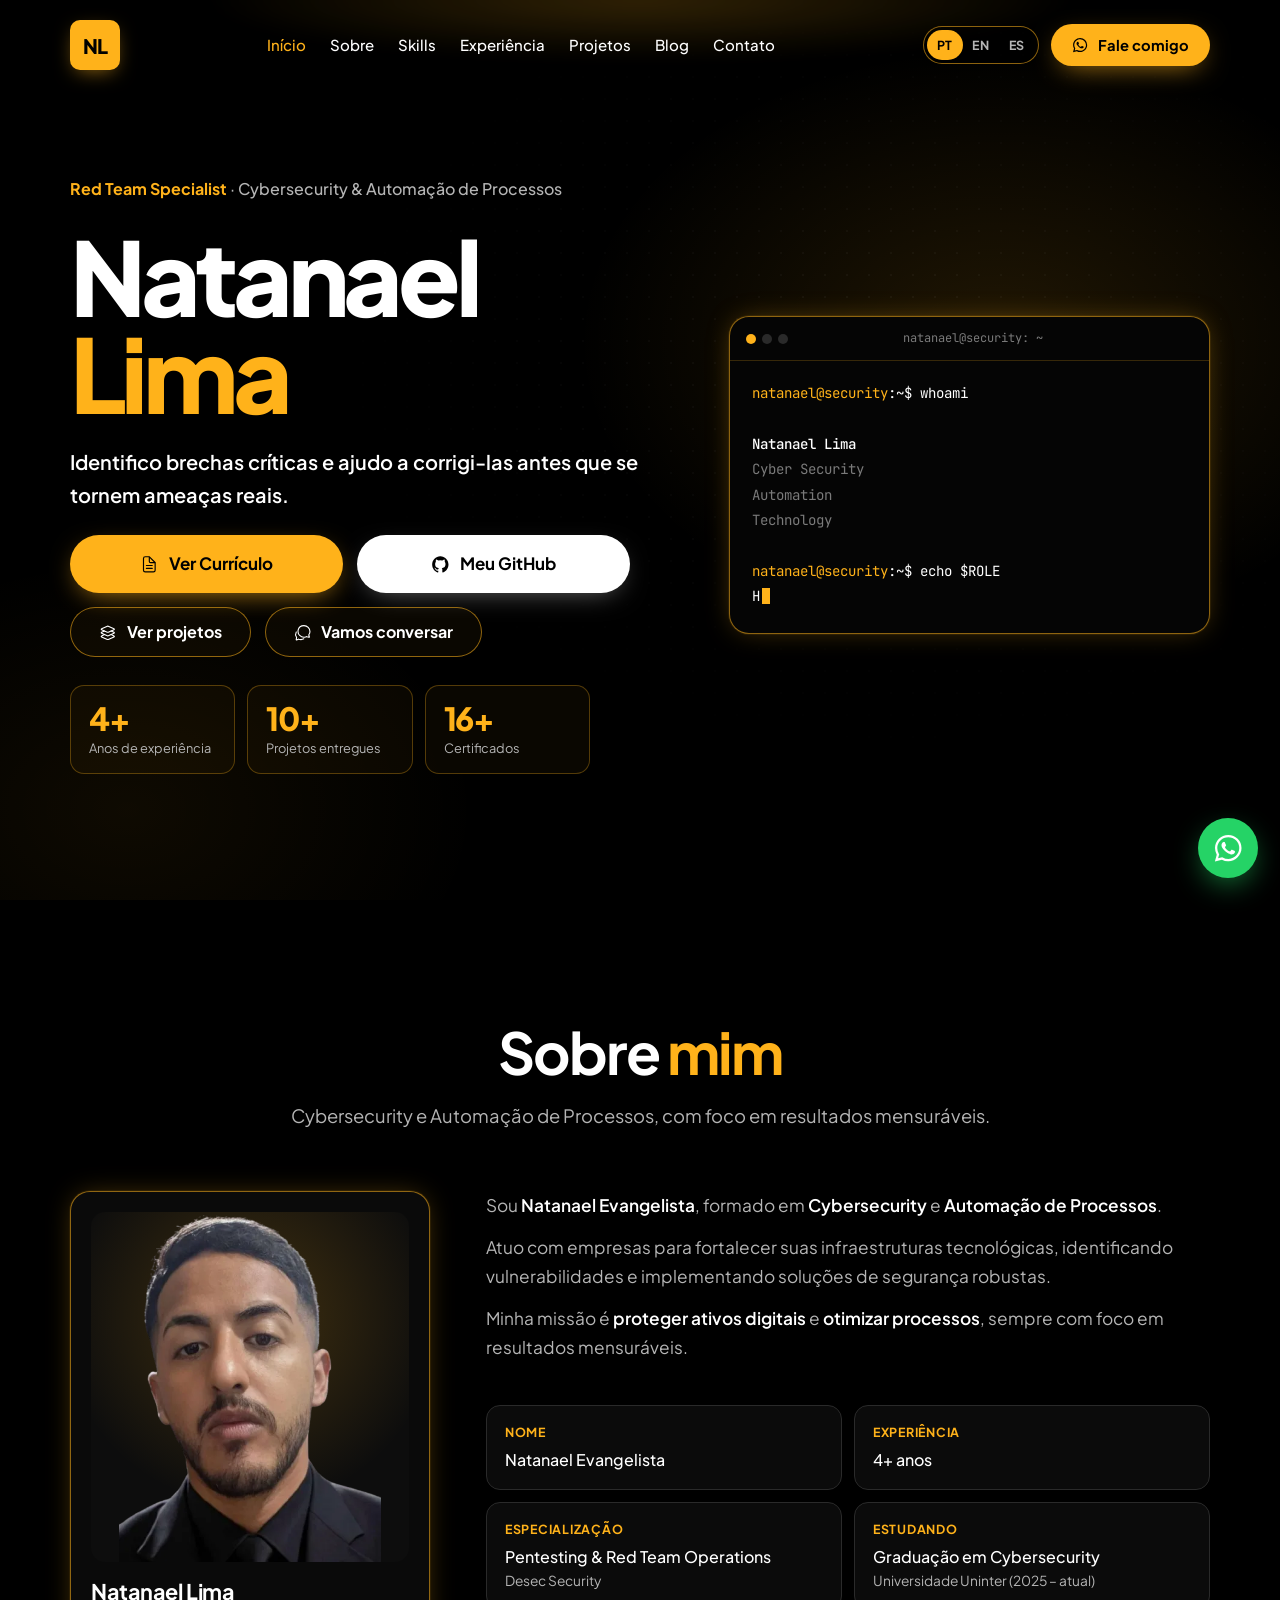
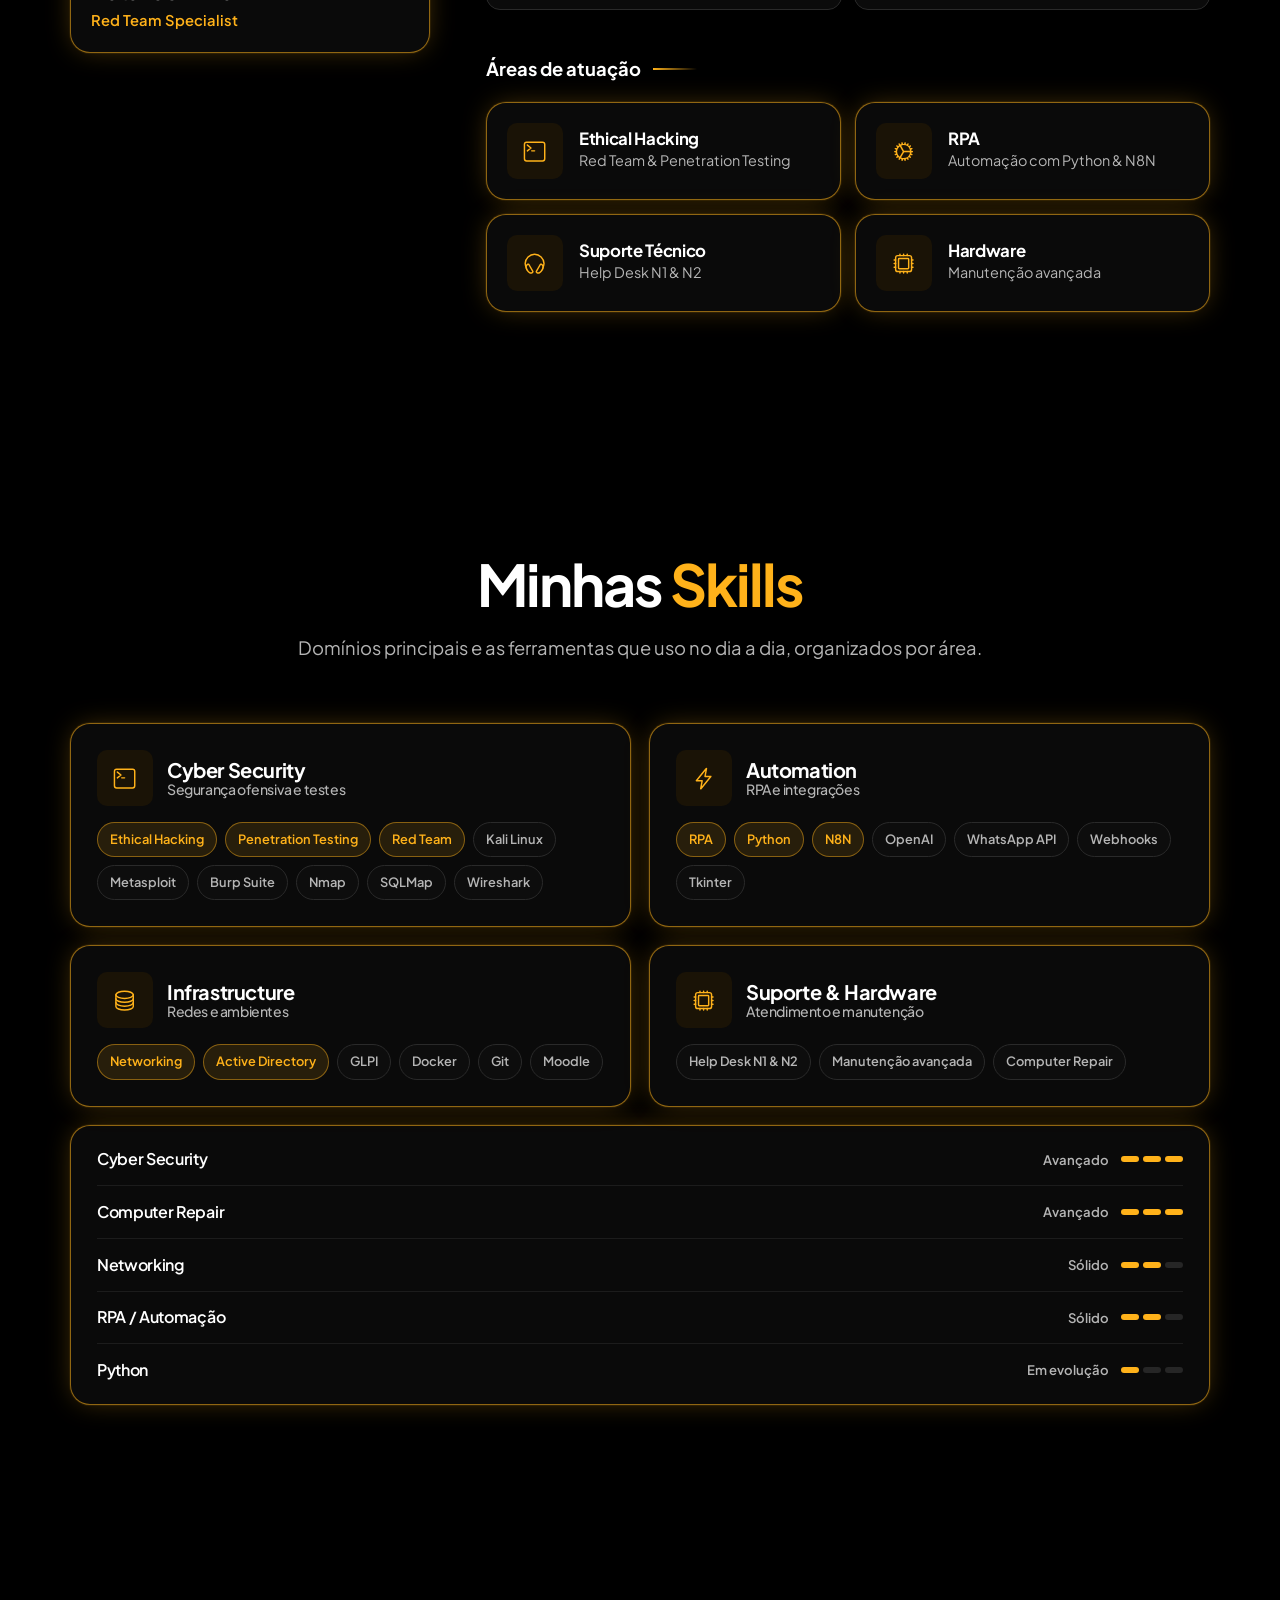
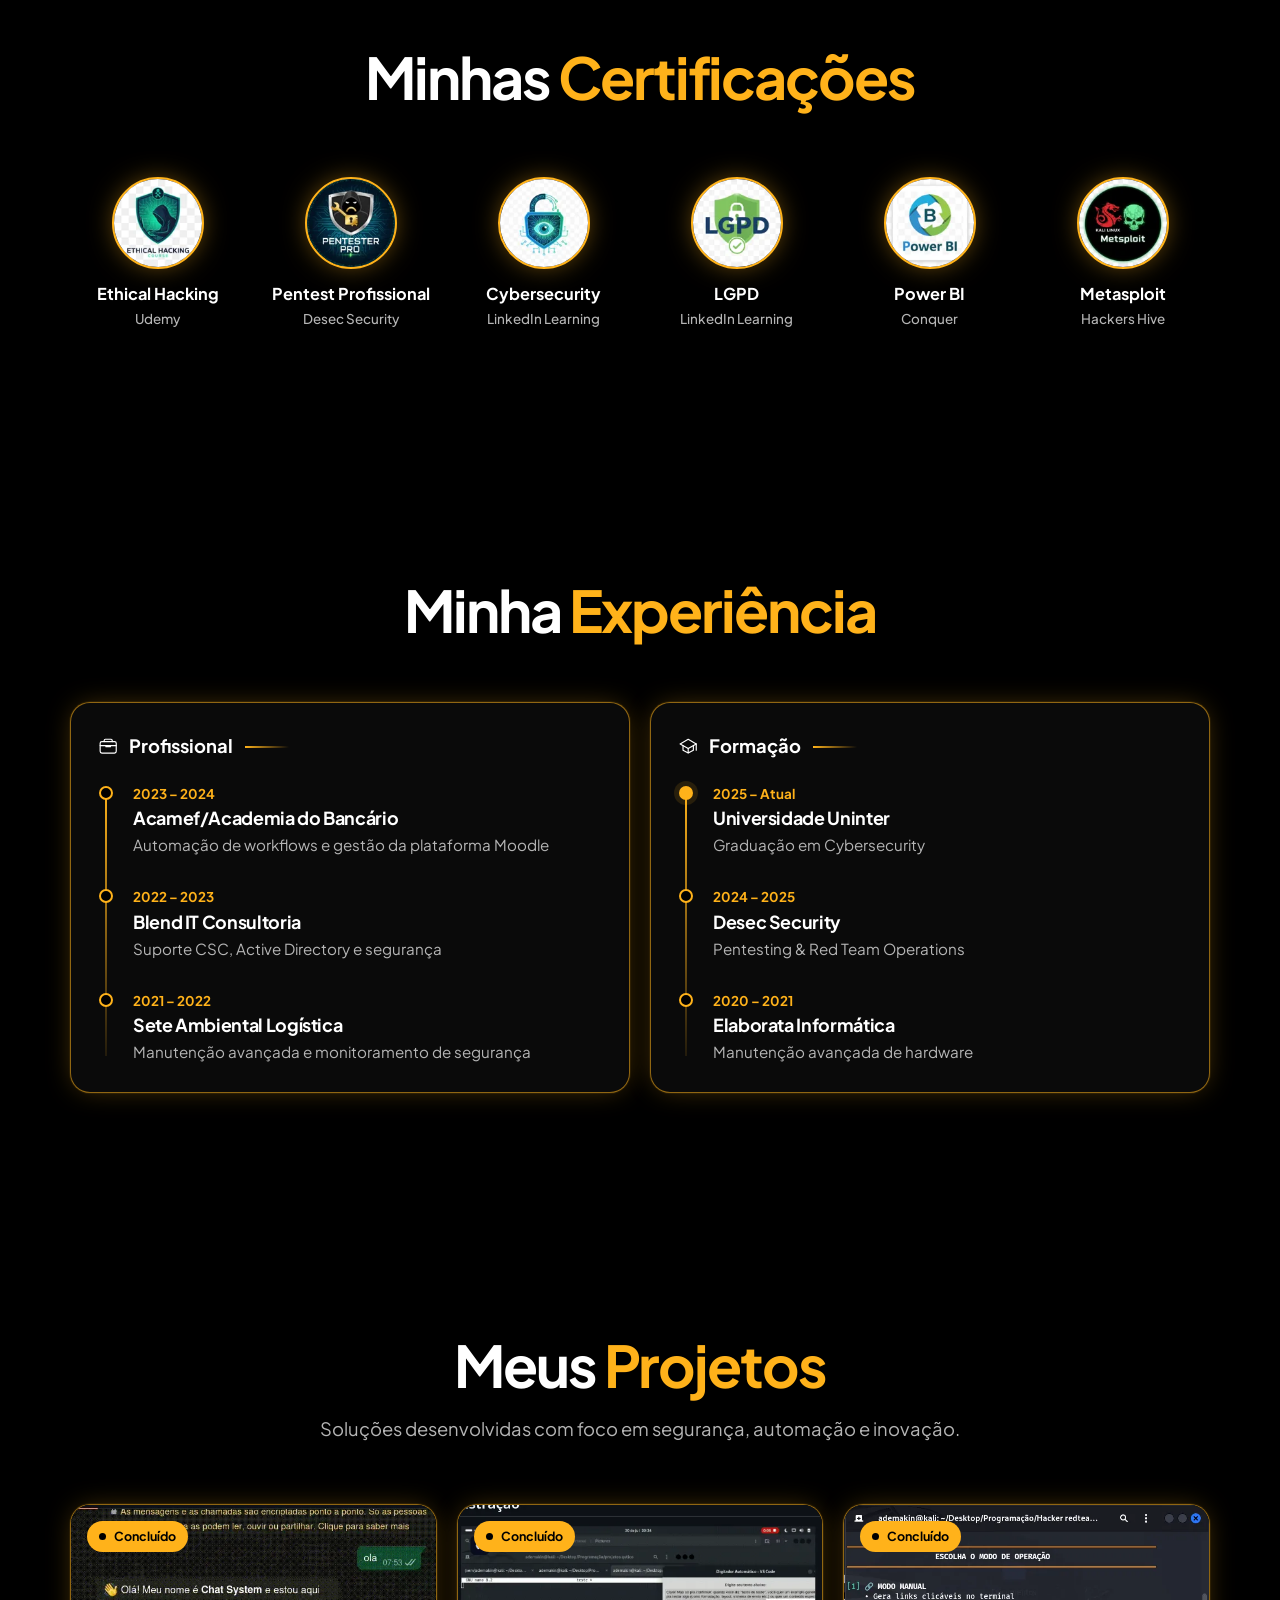
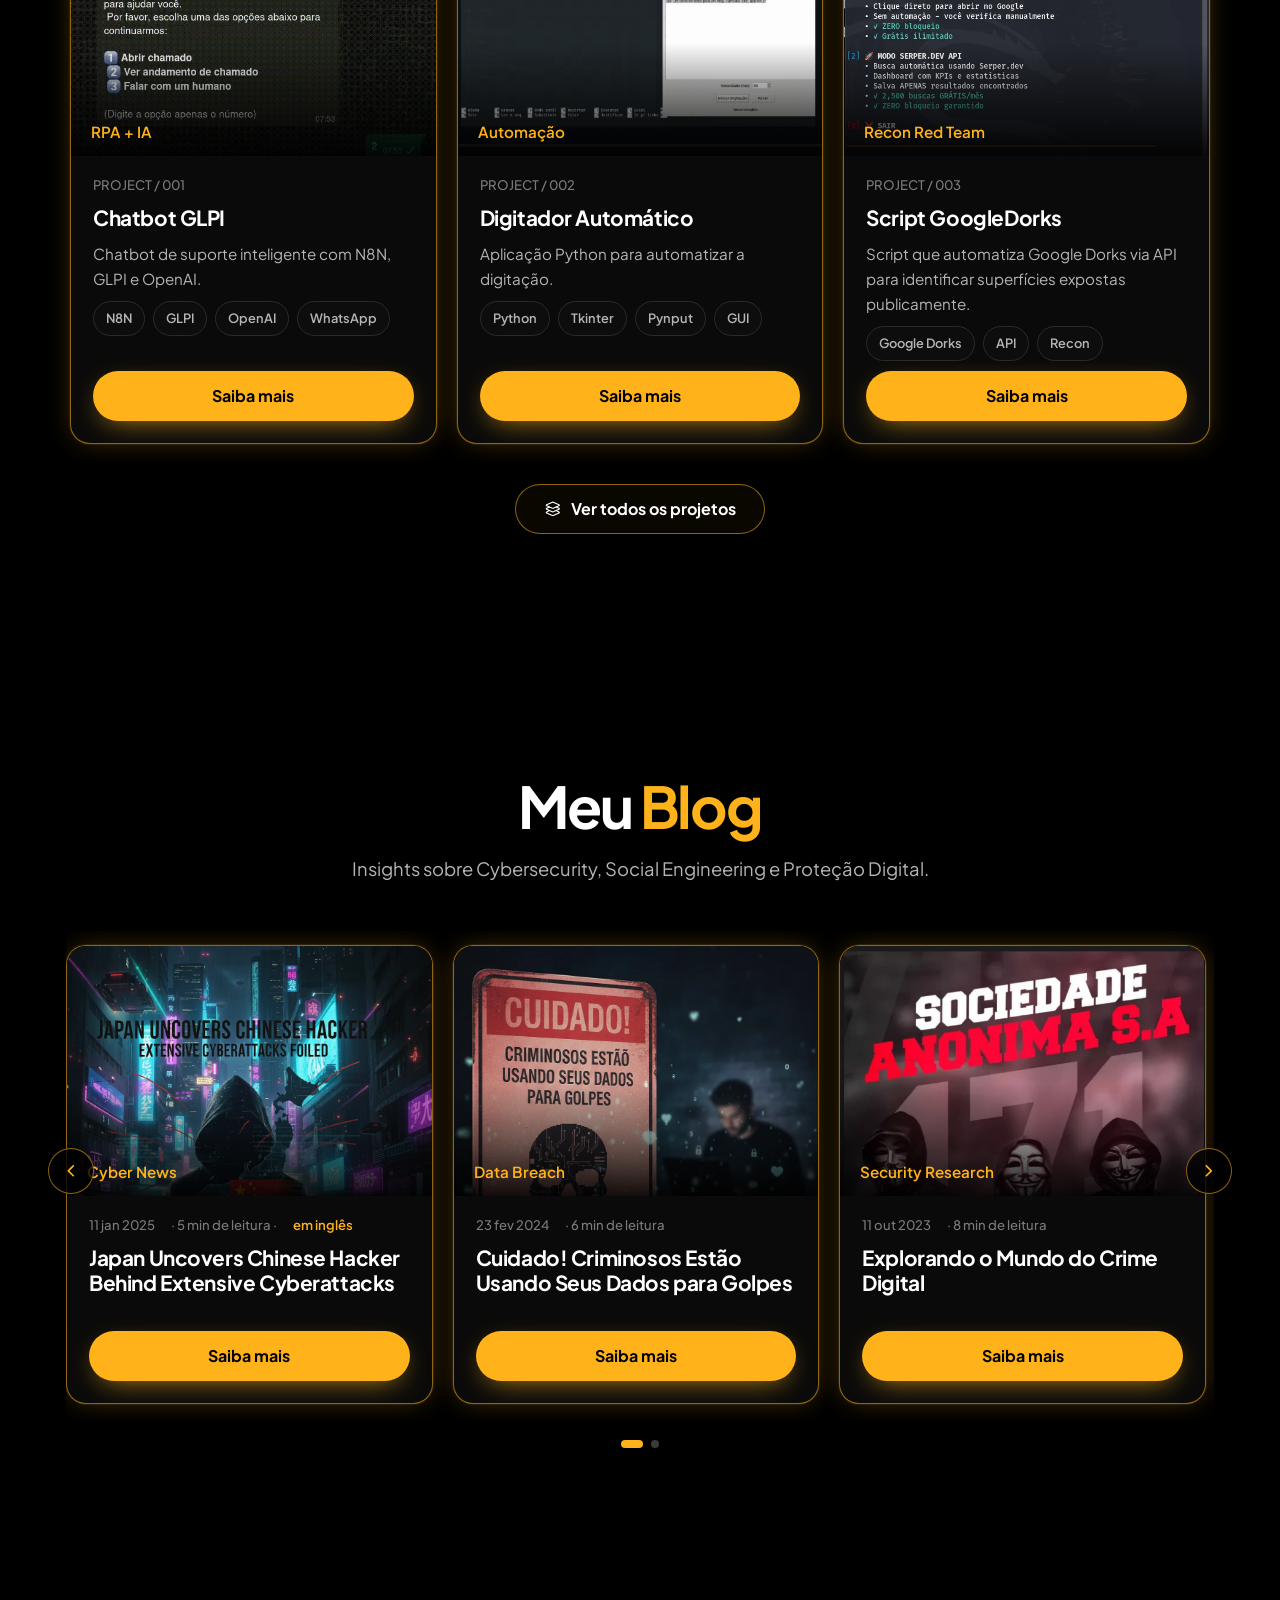
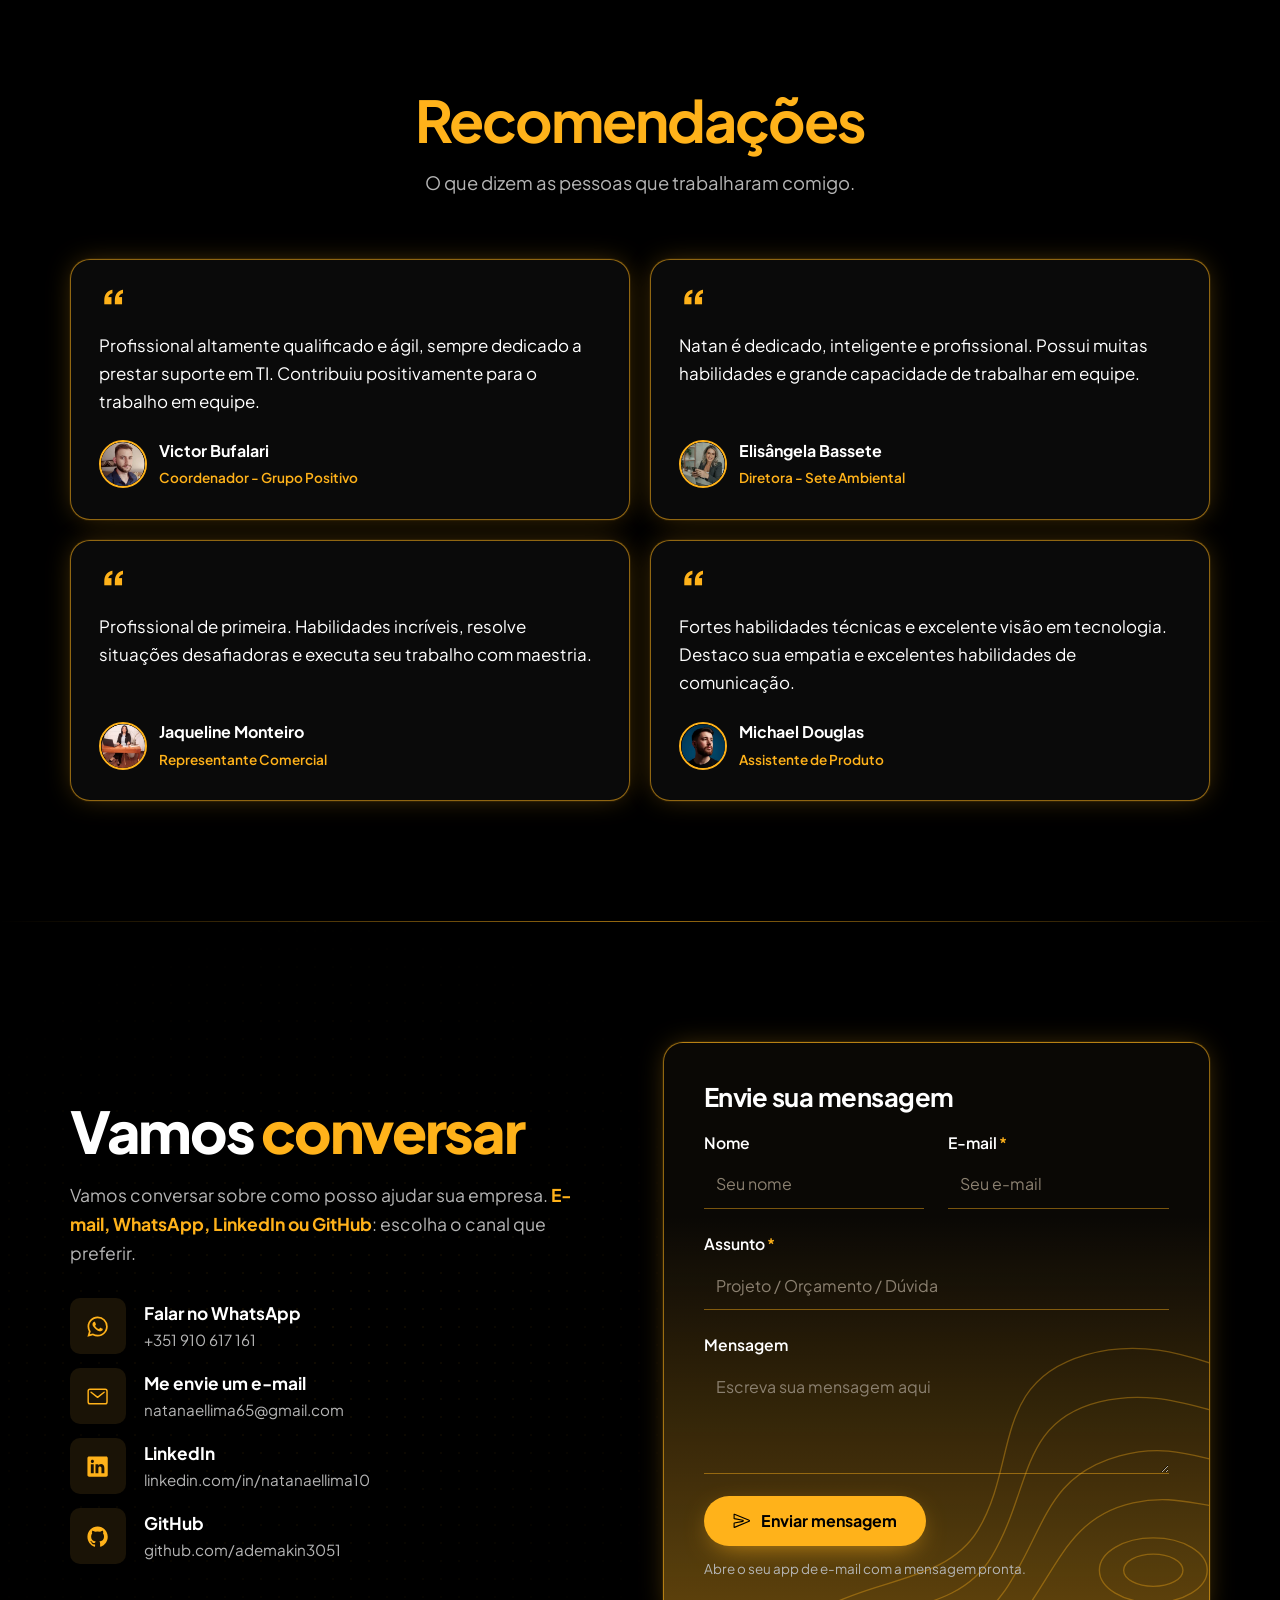
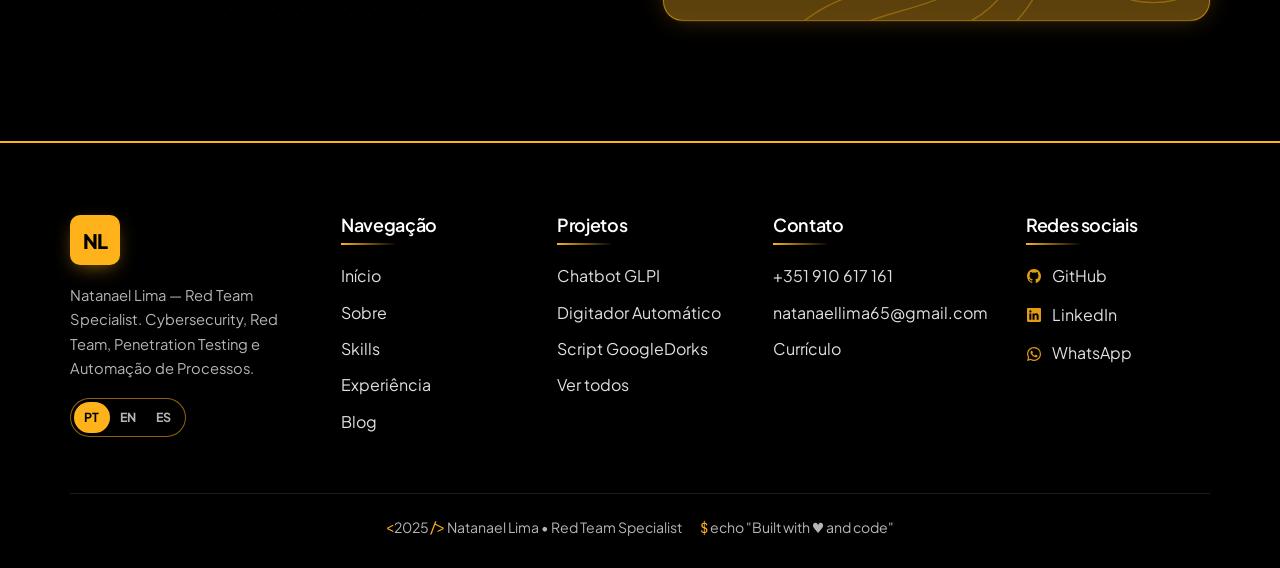
<file: index.html>
<!DOCTYPE html>
<html lang="pt-BR">
<head>
  <meta charset="UTF-8">
  <meta name="viewport" content="width=device-width, initial-scale=1, viewport-fit=cover">
  <title>Portfólio Natanael Lima | Red Team Specialist</title>
  <meta name="description" content="Especialista em Cybersecurity, Red Team, Penetration Testing e Automação de Processos. Transformando segurança em vantagem competitiva.">
  <meta name="author" content="Natanael Lima">
  <meta name="keywords" content="cybersecurity, red team, penetration testing, ethical hacker, RPA, automation">
  <meta name="theme-color" content="#000000">
  <link rel="canonical" href="https://natanaellima.blog/">
  <link rel="alternate" hreflang="pt-BR" href="https://natanaellima.blog/">
  <link rel="alternate" hreflang="en" href="https://natanaellima.blog/en/">
  <link rel="alternate" hreflang="es" href="https://natanaellima.blog/es/">
  <link rel="alternate" hreflang="x-default" href="https://natanaellima.blog/">
  <meta property="og:type" content="website">
  <meta property="og:site_name" content="Natanael Lima">
  <meta property="og:locale" content="pt_BR">
  <meta property="og:locale:alternate" content="en_US">
  <meta property="og:locale:alternate" content="es_ES">
  <meta property="og:title" content="Portfólio Natanael Lima | Red Team Specialist">
  <meta property="og:description" content="Especialista em Cybersecurity, Red Team, Penetration Testing e Automação de Processos. Transformando segurança em vantagem competitiva.">
  <meta property="og:url" content="https://natanaellima.blog/">
  <meta property="og:image" content="https://natanaellima.blog/img/my-avatar.png">
  <meta name="twitter:card" content="summary">
  <link rel="icon" href="favicon.svg" type="image/svg+xml">
  <link rel="preconnect" href="https://fonts.googleapis.com">
  <link rel="preconnect" href="https://fonts.gstatic.com" crossorigin>
  <link href="https://fonts.googleapis.com/css2?family=Plus+Jakarta+Sans:wght@400;500;600;700;800&family=JetBrains+Mono:wght@400;500&display=swap" rel="stylesheet">
  <link rel="stylesheet" href="css/style.css?v=20c04139">
  <script>document.documentElement.classList.add('js')</script>
  <script type="application/ld+json">
  {"@context":"https://schema.org","@type":"Person","name":"Natanael Lima","jobTitle":"Red Team Specialist","url":"https://natanaellima.blog/","image":"https://natanaellima.blog/img/my-avatar.png","email":"mailto:natanaellima65@gmail.com","sameAs":["https://github.com/ademakin3051","https://www.linkedin.com/in/natanaellima10"],"knowsAbout":["Cybersecurity","Red Team","Penetration Testing","Ethical Hacking","RPA","Automação de Processos"]}
  </script>
</head>
<body>
<svg xmlns="http://www.w3.org/2000/svg" style="display:none" aria-hidden="true"><symbol id="i-github" viewBox="0 0 512 512"><path d="M256 32C132.3 32 32 134.9 32 261.7c0 101.5 64.2 187.5 153.2 217.9a17.56 17.56 0 003.8.4c8.3 0 11.5-6.1 11.5-11.4 0-5.5-.2-19.9-.3-39.1a102.4 102.4 0 01-22.6 2.7c-43.1 0-52.9-33.5-52.9-33.5-10.2-26.5-24.9-33.6-24.9-33.6-19.5-13.7-.1-14.1 1.4-14.1h.1c22.5 2 34.3 23.8 34.3 23.8 11.2 19.6 26.2 25.1 39.6 25.1a63 63 0 0025.6-6c2-14.8 7.8-24.9 14.2-30.7-49.7-5.8-102-25.5-102-113.5 0-25.1 8.7-45.6 23-61.6-2.3-5.8-10-29.2 2.2-60.8a18.64 18.64 0 015-.5c8.1 0 26.4 3.1 56.6 24.1a208.21 208.21 0 01112.2 0c30.2-21 48.5-24.1 56.6-24.1a18.64 18.64 0 015 .5c12.2 31.6 4.5 55 2.2 60.8 14.3 16.1 23 36.6 23 61.6 0 88.2-52.4 107.6-102.3 113.3 8 7.1 15.2 21.1 15.2 42.5 0 30.7-.3 55.5-.3 63 0 5.4 3.1 11.5 11.4 11.5a19.35 19.35 0 004-.4C415.9 449.2 480 363.1 480 261.7 480 134.9 379.7 32 256 32z"/></symbol><symbol id="i-linkedin" viewBox="0 0 512 512"><path d="M444.17 32H70.28C49.85 32 32 46.7 32 66.89v374.72C32 461.91 49.85 480 70.28 480h373.78c20.54 0 35.94-18.21 35.94-38.39V66.89C480.12 46.7 464.6 32 444.17 32zm-273.3 373.43h-64.18V205.88h64.18zM141 175.54h-.46c-20.54 0-33.84-15.29-33.84-34.43 0-19.49 13.65-34.42 34.65-34.42s33.85 14.82 34.31 34.42c-.01 19.14-13.31 34.43-34.66 34.43zm264.43 229.89h-64.18V296.32c0-26.14-9.34-44-32.56-44-17.74 0-28.24 12-32.91 23.69-1.75 4.2-2.22 9.92-2.22 15.76v113.66h-64.18V205.88h64.18v27.77c9.34-13.3 23.93-32.44 57.88-32.44 42.13 0 74 27.77 74 87.64z"/></symbol><symbol id="i-whatsapp" viewBox="0 0 512 512"><path d="M414.73 97.1A222.14 222.14 0 00256.94 32C134 32 33.92 131.58 33.87 254a220.61 220.61 0 0029.78 111L32 480l118.25-30.87a223.63 223.63 0 00106.6 27h.09c122.93 0 223-99.59 223.06-222A220.18 220.18 0 00414.73 97.1zM256.94 438.66h-.08a185.75 185.75 0 01-94.36-25.72l-6.77-4-70.17 18.32 18.73-68.09-4.41-7A183.46 183.46 0 0171.53 254c0-101.73 83.21-184.5 185.48-184.5a185 185 0 01185.33 184.64c-.04 101.74-83.21 184.52-185.4 184.52zm101.69-138.19c-5.57-2.78-33-16.2-38.08-18.05s-8.83-2.78-12.54 2.78-14.4 18-17.65 21.75-6.5 4.16-12.07 1.38-23.54-8.63-44.83-27.53c-16.57-14.71-27.75-32.87-31-38.42s-.35-8.56 2.44-11.32c2.51-2.49 5.57-6.48 8.36-9.72s3.72-5.56 5.57-9.26.93-6.94-.46-9.71-12.54-30.08-17.18-41.19c-4.53-10.82-9.12-9.35-12.54-9.52-3.25-.16-7-.2-10.69-.2a20.53 20.53 0 00-14.86 6.94c-5.11 5.56-19.51 19-19.51 46.28s20 53.68 22.76 57.38 39.3 59.73 95.21 83.76a323.11 323.11 0 0031.78 11.68c13.35 4.22 25.5 3.63 35.1 2.2 10.71-1.59 33-13.42 37.63-26.38s4.64-24.06 3.25-26.37-5.11-3.71-10.69-6.48z" fill-rule="evenodd"/></symbol><symbol id="i-mail" viewBox="0 0 512 512"><rect x="48" y="96" width="416" height="320" rx="40" ry="40" fill="none" stroke="currentColor" stroke-linecap="round" stroke-linejoin="round" stroke-width="32"/><path fill="none" stroke="currentColor" stroke-linecap="round" stroke-linejoin="round" stroke-width="32" d="M112 160l144 112 144-112"/></symbol><symbol id="i-menu" viewBox="0 0 512 512"><path fill="none" stroke="currentColor" stroke-linecap="round" stroke-miterlimit="10" stroke-width="32" d="M80 160h352M80 256h352M80 352h352"/></symbol><symbol id="i-close" viewBox="0 0 512 512"><path fill="none" stroke="currentColor" stroke-linecap="round" stroke-linejoin="round" stroke-width="32" d="M368 368L144 144M368 144L144 368"/></symbol><symbol id="i-arrow" viewBox="0 0 512 512"><path fill="none" stroke="currentColor" stroke-linecap="round" stroke-linejoin="round" stroke-width="48" d="M268 112l144 144-144 144M392 256H100"/></symbol><symbol id="i-open" viewBox="0 0 512 512"><path d="M384 224v184a40 40 0 01-40 40H104a40 40 0 01-40-40V168a40 40 0 0140-40h167.48M336 64h112v112M224 288L440 72" fill="none" stroke="currentColor" stroke-linecap="round" stroke-linejoin="round" stroke-width="32"/></symbol><symbol id="i-play" viewBox="0 0 512 512"><path d="M448 256c0-106-86-192-192-192S64 150 64 256s86 192 192 192 192-86 192-192z" fill="none" stroke="currentColor" stroke-miterlimit="10" stroke-width="32"/><path d="M216.32 334.44l114.45-69.14a10.89 10.89 0 000-18.6l-114.45-69.14a10.78 10.78 0 00-16.32 9.31v138.26a10.78 10.78 0 0016.32 9.31z"/></symbol><symbol id="i-doc" viewBox="0 0 512 512"><path d="M416 221.25V416a48 48 0 01-48 48H144a48 48 0 01-48-48V96a48 48 0 0148-48h98.75a32 32 0 0122.62 9.37l141.26 141.26a32 32 0 019.37 22.62z" fill="none" stroke="currentColor" stroke-linejoin="round" stroke-width="32"/><path d="M256 56v120a32 32 0 0032 32h120M176 288h160M176 368h160" fill="none" stroke="currentColor" stroke-linecap="round" stroke-linejoin="round" stroke-width="32"/></symbol><symbol id="i-shield" viewBox="0 0 512 512"><path fill="none" stroke="currentColor" stroke-linecap="round" stroke-linejoin="round" stroke-width="32" d="M336 176L225.2 304 176 255.8"/><path d="M463.1 112.37C373.68 96.33 336.71 84.45 256 48c-80.71 36.45-117.68 48.33-207.1 64.37C32.7 369.13 240.58 457.79 256 464c15.42-6.21 223.3-94.87 207.1-351.63z" fill="none" stroke="currentColor" stroke-linecap="round" stroke-linejoin="round" stroke-width="32"/></symbol><symbol id="i-shieldhalf" viewBox="0 0 512 512"><path d="M463.1 112.37C373.68 96.33 336.71 84.45 256 48c-80.71 36.45-117.68 48.33-207.1 64.37C32.7 369.13 240.58 457.79 256 464c15.42-6.21 223.3-94.87 207.1-351.63z" fill="none" stroke="currentColor" stroke-linecap="round" stroke-linejoin="round" stroke-width="32"/><path d="M256 48c-80.71 36.45-117.68 48.33-207.1 64.37C32.7 369.13 240.58 457.79 256 464z"/></symbol><symbol id="i-bug" viewBox="0 0 512 512"><path d="M370 378c28.89 23.52 46 46.07 46 86M142 378c-28.89 23.52-46 46.06-46 86M384 208c28.89-23.52 32-56.07 32-96M128 206c-28.89-23.52-32-54.06-32-94M464 288.13h-80M128 288.13H48M256 192v256" fill="none" stroke="currentColor" stroke-linecap="round" stroke-linejoin="round" stroke-width="32"/><path d="M256 448h0c-70.4 0-128-57.6-128-128v-96.07c0-65.07 57.6-96 128-96h0c70.4 0 128 25.6 128 96V320c0 70.4-57.6 128-128 128z" fill="none" stroke="currentColor" stroke-linecap="round" stroke-linejoin="round" stroke-width="32"/><path d="M179.43 143.52a49.08 49.08 0 01-3.43-15.73A80 80 0 01255.79 48h.42A80 80 0 01336 127.79a41.91 41.91 0 01-3.12 14.3" fill="none" stroke="currentColor" stroke-linecap="round" stroke-linejoin="round" stroke-width="32"/></symbol><symbol id="i-wifi" viewBox="0 0 512 512"><path d="M332.41 310.59a115 115 0 00-152.8 0M393.46 249.54a201.26 201.26 0 00-274.92 0M447.72 182.11a288 288 0 00-383.44 0" fill="none" stroke="currentColor" stroke-linecap="round" stroke-linejoin="round" stroke-width="32"/><path d="M256 416a32 32 0 1132-32 32 32 0 01-32 32z"/></symbol><symbol id="i-fish" viewBox="0 0 512 512"><path fill="none" stroke="currentColor" stroke-width="32" stroke-linejoin="round" d="M240 152c-50.71 12.21-94.15 52.31-120.3 73.43a261.14 261.14 0 00-23.81-19.58C59.53 179.29 16 176 16 176s11.37 51.53 41.36 79.83C27.37 284.14 16 335.67 16 335.67s43.53-3.29 79.89-29.85a259.18 259.18 0 0023.61-19.41c26.1 21.14 69.74 61.34 120.5 73.59l-16 56c39.43-6.67 78.86-35.51 94.72-48.25C448 362 496 279 496 256c0-22-48-106-176.89-111.73C303.52 131.78 263.76 102.72 224 96z"/><circle cx="416" cy="239.99" r="16"/><path fill="none" stroke="currentColor" stroke-width="32" stroke-linecap="round" stroke-miterlimit="20" d="M378.37 356a199.22 199.22 0 010-200"/></symbol><symbol id="i-chat" viewBox="0 0 512 512"><path d="M431 320.6c-1-3.6 1.2-8.6 3.3-12.2a33.68 33.68 0 012.1-3.1A162 162 0 00464 215c.3-92.2-77.5-167-173.7-167-83.9 0-153.9 57.1-170.3 132.9a160.7 160.7 0 00-3.7 34.2c0 92.3 74.8 169.1 171 169.1 15.3 0 35.9-4.6 47.2-7.7s22.5-7.2 25.4-8.3a26.44 26.44 0 019.3-1.7 26 26 0 0110.1 2l56.7 20.1a13.52 13.52 0 003.9 1 8 8 0 008-8 12.85 12.85 0 00-.5-2.7z" fill="none" stroke="currentColor" stroke-linecap="round" stroke-miterlimit="10" stroke-width="32"/><path d="M66.46 232a146.23 146.23 0 006.39 152.67c2.31 3.49 3.61 6.19 3.21 8s-11.93 61.87-11.93 61.87a8 8 0 002.71 7.68A8.17 8.17 0 0072 464a7.26 7.26 0 002.91-.6l56.21-22a15.7 15.7 0 0112 .2c18.94 7.38 39.88 12 60.83 12A159.21 159.21 0 00284 432.11" fill="none" stroke="currentColor" stroke-linecap="round" stroke-miterlimit="10" stroke-width="32"/></symbol><symbol id="i-create" viewBox="0 0 512 512"><path d="M384 224v184a40 40 0 01-40 40H104a40 40 0 01-40-40V168a40 40 0 0140-40h167.48" fill="none" stroke="currentColor" stroke-linecap="round" stroke-linejoin="round" stroke-width="32"/><path d="M459.94 53.25a16.06 16.06 0 00-23.22-.56L424.35 65a8 8 0 000 11.31l11.34 11.32a8 8 0 0011.34 0l12.06-12c6.1-6.09 6.67-16.01.85-22.38zM399.34 90L218.82 270.2a9 9 0 00-2.31 3.93L208.16 299a3.91 3.91 0 004.86 4.86l24.85-8.35a9 9 0 003.93-2.31L422 112.66a9 9 0 000-12.66l-9.95-10a9 9 0 00-12.71 0z"/></symbol><symbol id="i-calendar" viewBox="0 0 512 512"><rect fill="none" stroke="currentColor" stroke-linejoin="round" stroke-width="32" x="48" y="80" width="416" height="384" rx="48"/><circle cx="296" cy="232" r="24"/><circle cx="376" cy="232" r="24"/><circle cx="296" cy="312" r="24"/><circle cx="376" cy="312" r="24"/><circle cx="136" cy="312" r="24"/><circle cx="216" cy="312" r="24"/><circle cx="136" cy="392" r="24"/><circle cx="216" cy="392" r="24"/><circle cx="296" cy="392" r="24"/><path fill="none" stroke="currentColor" stroke-linejoin="round" stroke-width="32" stroke-linecap="round" d="M128 48v32M384 48v32"/><path fill="none" stroke="currentColor" stroke-linejoin="round" stroke-width="32" d="M464 160H48"/></symbol><symbol id="i-time" viewBox="0 0 512 512"><path d="M256 64C150 64 64 150 64 256s86 192 192 192 192-86 192-192S362 64 256 64z" fill="none" stroke="currentColor" stroke-miterlimit="10" stroke-width="32"/><path fill="none" stroke="currentColor" stroke-linecap="round" stroke-linejoin="round" stroke-width="32" d="M256 128v144h96"/></symbol><symbol id="i-cog" viewBox="0 0 512 512"><path d="M456.7 242.27l-26.08-4.2a8 8 0 01-6.6-6.82c-.5-3.2-1-6.41-1.7-9.51a8.08 8.08 0 013.9-8.62l23.09-12.82a8.05 8.05 0 003.9-9.92l-4-11a7.94 7.94 0 00-9.4-5l-25.89 5a8 8 0 01-8.59-4.11q-2.25-4.2-4.8-8.41a8.16 8.16 0 01.7-9.52l17.29-19.94a8 8 0 00.3-10.62l-7.49-9a7.88 7.88 0 00-10.5-1.51l-22.69 13.63a8 8 0 01-9.39-.9c-2.4-2.11-4.9-4.21-7.4-6.22a8 8 0 01-2.5-9.11l9.4-24.75A8 8 0 00365 78.77l-10.2-5.91a8 8 0 00-10.39 2.21l-16.64 20.84a7.15 7.15 0 01-8.5 2.5s-5.6-2.3-9.8-3.71A8 8 0 01304 87l.4-26.45a8.07 8.07 0 00-6.6-8.42l-11.59-2a8.07 8.07 0 00-9.1 5.61l-8.6 25.05a8 8 0 01-7.79 5.41h-9.8a8.07 8.07 0 01-7.79-5.41l-8.6-25.05a8.07 8.07 0 00-9.1-5.61l-11.59 2a8.07 8.07 0 00-6.6 8.42l.4 26.45a8 8 0 01-5.49 7.71c-2.3.9-7.3 2.81-9.7 3.71-2.8 1-6.1.2-8.8-2.91l-16.51-20.34A8 8 0 00156.75 73l-10.2 5.91a7.94 7.94 0 00-3.3 10.09l9.4 24.75a8.06 8.06 0 01-2.5 9.11c-2.5 2-5 4.11-7.4 6.22a8 8 0 01-9.39.9L111 116.14a8 8 0 00-10.5 1.51l-7.49 9a8 8 0 00.3 10.62l17.29 19.94a8 8 0 01.7 9.52q-2.55 4-4.8 8.41a8.11 8.11 0 01-8.59 4.11l-25.89-5a8 8 0 00-9.4 5l-4 11a8.05 8.05 0 003.9 9.92L85.58 213a7.94 7.94 0 013.9 8.62c-.6 3.2-1.2 6.31-1.7 9.51a8.08 8.08 0 01-6.6 6.82l-26.08 4.2a8.09 8.09 0 00-7.1 7.92v11.72a7.86 7.86 0 007.1 7.92l26.08 4.2a8 8 0 016.6 6.82c.5 3.2 1 6.41 1.7 9.51a8.08 8.08 0 01-3.9 8.62L62.49 311.7a8.05 8.05 0 00-3.9 9.92l4 11a7.94 7.94 0 009.4 5l25.89-5a8 8 0 018.59 4.11q2.25 4.2 4.8 8.41a8.16 8.16 0 01-.7 9.52l-17.29 19.96a8 8 0 00-.3 10.62l7.49 9a7.88 7.88 0 0010.5 1.51l22.69-13.63a8 8 0 019.39.9c2.4 2.11 4.9 4.21 7.4 6.22a8 8 0 012.5 9.11l-9.4 24.75a8 8 0 003.3 10.12l10.2 5.91a8 8 0 0010.39-2.21l16.79-20.64c2.1-2.6 5.5-3.7 8.2-2.6 3.4 1.4 5.7 2.2 9.9 3.61a8 8 0 015.49 7.71l-.4 26.45a8.07 8.07 0 006.6 8.42l11.59 2a8.07 8.07 0 009.1-5.61l8.6-25a8 8 0 017.79-5.41h9.8a8.07 8.07 0 017.79 5.41l8.6 25a8.07 8.07 0 009.1 5.61l11.59-2a8.07 8.07 0 006.6-8.42l-.4-26.45a8 8 0 015.49-7.71c4.2-1.41 7-2.51 9.6-3.51s5.8-1 8.3 2.1l17 20.94A8 8 0 00355 439l10.2-5.91a7.93 7.93 0 003.3-10.12l-9.4-24.75a8.08 8.08 0 012.5-9.12c2.5-2 5-4.1 7.4-6.21a8 8 0 019.39-.9L401 395.66a8 8 0 0010.5-1.51l7.49-9a8 8 0 00-.3-10.62l-17.29-19.94a8 8 0 01-.7-9.52q2.55-4.05 4.8-8.41a8.11 8.11 0 018.59-4.11l25.89 5a8 8 0 009.4-5l4-11a8.05 8.05 0 00-3.9-9.92l-23.09-12.82a7.94 7.94 0 01-3.9-8.62c.6-3.2 1.2-6.31 1.7-9.51a8.08 8.08 0 016.6-6.82l26.08-4.2a8.09 8.09 0 007.1-7.92V250a8.25 8.25 0 00-7.27-7.73zM256 112a143.82 143.82 0 01139.38 108.12A16 16 0 01379.85 240H274.61a16 16 0 01-13.91-8.09l-52.1-91.71a16 16 0 019.85-23.39A146.94 146.94 0 01256 112zM112 256a144 144 0 0143.65-103.41 16 16 0 0125.17 3.47L233.06 248a16 16 0 010 15.87l-52.67 91.7a16 16 0 01-25.18 3.36A143.94 143.94 0 01112 256zm144 144a146.9 146.9 0 01-38.19-4.95 16 16 0 01-9.76-23.44l52.58-91.55a16 16 0 0113.88-8H379.9a16 16 0 0115.52 19.88A143.84 143.84 0 01256 400z"/></symbol><symbol id="i-headset" viewBox="0 0 512 512"><path d="M83 384c-13-33-35-93.37-35-128C48 141.12 149.33 48 256 48s208 93.12 208 208c0 34.63-23 97-35 128" fill="none" stroke="currentColor" stroke-linecap="round" stroke-linejoin="round" stroke-width="32"/><path d="M108.39 270.13l-13.69 8h0c-30.23 17.7-31.7 72.41-3.38 122.2s75.87 75.81 106.1 58.12h0l13.69-8a16.16 16.16 0 005.78-21.87L130 276a15.74 15.74 0 00-21.61-5.87zM403.61 270.13l13.69 8h0c30.23 17.69 31.74 72.4 3.38 122.19s-75.87 75.81-106.1 58.12h0l-13.69-8a16.16 16.16 0 01-5.78-21.87L382 276a15.74 15.74 0 0121.61-5.87z" fill="none" stroke="currentColor" stroke-miterlimit="10" stroke-width="32"/></symbol><symbol id="i-chip" viewBox="0 0 512 512"><rect x="80" y="80" width="352" height="352" rx="48" ry="48" fill="none" stroke="currentColor" stroke-linejoin="round" stroke-width="32"/><rect x="144" y="144" width="224" height="224" rx="16" ry="16" fill="none" stroke="currentColor" stroke-linejoin="round" stroke-width="32"/><path fill="none" stroke="currentColor" stroke-linecap="round" stroke-linejoin="round" stroke-width="32" d="M256 80V48M336 80V48M176 80V48M256 464v-32M336 464v-32M176 464v-32M432 256h32M432 336h32M432 176h32M48 256h32M48 336h32M48 176h32"/></symbol><symbol id="i-terminal" viewBox="0 0 512 512"><rect x="32" y="48" width="448" height="416" rx="48" ry="48" fill="none" stroke="currentColor" stroke-linejoin="round" stroke-width="32"/><path fill="none" stroke="currentColor" stroke-linecap="round" stroke-linejoin="round" stroke-width="32" d="M96 112l80 64-80 64M192 240h64"/></symbol><symbol id="i-briefcase" viewBox="0 0 512 512"><rect x="32" y="128" width="448" height="320" rx="48" ry="48" fill="none" stroke="currentColor" stroke-linejoin="round" stroke-width="32"/><path d="M144 128V96a32 32 0 0132-32h160a32 32 0 0132 32v32M480 240H32M320 240v24a8 8 0 01-8 8H200a8 8 0 01-8-8v-24" fill="none" stroke="currentColor" stroke-linecap="round" stroke-linejoin="round" stroke-width="32"/></symbol><symbol id="i-school" viewBox="0 0 512 512"><path fill="none" stroke="currentColor" stroke-linecap="round" stroke-linejoin="round" stroke-width="32" d="M32 192L256 64l224 128-224 128L32 192z"/><path fill="none" stroke="currentColor" stroke-linecap="round" stroke-linejoin="round" stroke-width="32" d="M112 240v128l144 80 144-80V240M480 368V192M256 320v128"/></symbol><symbol id="i-ribbon" viewBox="0 0 512 512"><circle cx="256" cy="160" r="128" fill="none" stroke="currentColor" stroke-linecap="round" stroke-linejoin="round" stroke-width="32"/><path d="M143.65 227.82L48 400l86.86-.42a16 16 0 0113.82 7.8L192 480l88.33-194.32" fill="none" stroke="currentColor" stroke-linecap="round" stroke-linejoin="round" stroke-width="32"/><path d="M366.54 224L464 400l-86.86-.42a16 16 0 00-13.82 7.8L320 480l-64-140.8" fill="none" stroke="currentColor" stroke-linecap="round" stroke-linejoin="round" stroke-width="32"/><circle cx="256" cy="160" r="64" fill="none" stroke="currentColor" stroke-linecap="round" stroke-linejoin="round" stroke-width="32"/></symbol><symbol id="i-rocket" viewBox="0 0 512 512"><path d="M461.81 53.81a4.4 4.4 0 00-3.3-3.39c-54.38-13.3-180 34.09-248.13 102.17a294.9 294.9 0 00-33.09 39.08c-21-1.9-42-.3-59.88 7.5-50.49 22.2-65.18 80.18-69.28 105.07a9 9 0 009.8 10.4l81.07-8.9a180.29 180.29 0 001.1 18.3 18.15 18.15 0 005.3 11.09l31.39 31.39a18.15 18.15 0 0011.1 5.3 179.91 179.91 0 0018.19 1.1l-8.89 81a9 9 0 0010.39 9.79c24.9-4 83-18.69 105.07-69.17 7.8-17.9 9.4-38.79 7.6-59.69a293.91 293.91 0 0039.19-33.09c68.38-68 115.47-190.86 102.37-247.95zM298.66 213.67a42.7 42.7 0 1160.38 0 42.65 42.65 0 01-60.38 0z" fill="none" stroke="currentColor" stroke-linecap="round" stroke-linejoin="round" stroke-width="32"/><path d="M109.64 352a45.06 45.06 0 00-26.35 12.84C65.67 382.52 64 448 64 448s65.52-1.67 83.15-19.31A44.73 44.73 0 00160 402.32" fill="none" stroke="currentColor" stroke-linecap="round" stroke-linejoin="round" stroke-width="32"/></symbol><symbol id="i-git" viewBox="0 0 512 512"><circle cx="160" cy="96" r="48" fill="none" stroke="currentColor" stroke-linecap="round" stroke-linejoin="round" stroke-width="32"/><circle cx="160" cy="416" r="48" fill="none" stroke="currentColor" stroke-linecap="round" stroke-linejoin="round" stroke-width="32"/><path fill="none" stroke="currentColor" stroke-linecap="round" stroke-linejoin="round" stroke-width="32" d="M160 368V144"/><circle cx="352" cy="160" r="48" fill="none" stroke="currentColor" stroke-linecap="round" stroke-linejoin="round" stroke-width="32"/><path d="M352 208c0 128-192 48-192 160" fill="none" stroke="currentColor" stroke-linecap="round" stroke-linejoin="round" stroke-width="32"/></symbol><symbol id="i-server" viewBox="0 0 512 512"><ellipse cx="256" cy="128" rx="192" ry="80" fill="none" stroke="currentColor" stroke-linecap="round" stroke-miterlimit="10" stroke-width="32"/><path d="M448 214c0 44.18-86 80-192 80S64 258.18 64 214M448 300c0 44.18-86 80-192 80S64 344.18 64 300" fill="none" stroke="currentColor" stroke-linecap="round" stroke-miterlimit="10" stroke-width="32"/><path d="M64 127.24v257.52C64 428.52 150 464 256 464s192-35.48 192-79.24V127.24" fill="none" stroke="currentColor" stroke-linecap="round" stroke-miterlimit="10" stroke-width="32"/></symbol><symbol id="i-search" viewBox="0 0 512 512"><path d="M221.09 64a157.09 157.09 0 10157.09 157.09A157.1 157.1 0 00221.09 64z" fill="none" stroke="currentColor" stroke-miterlimit="10" stroke-width="32"/><path fill="none" stroke="currentColor" stroke-linecap="round" stroke-miterlimit="10" stroke-width="32" d="M338.29 338.29L448 448"/></symbol><symbol id="i-down" viewBox="0 0 512 512"><path fill="none" stroke="currentColor" stroke-linecap="round" stroke-linejoin="round" stroke-width="48" d="M112 184l144 144 144-144"/></symbol><symbol id="i-up" viewBox="0 0 512 512"><path fill="none" stroke="currentColor" stroke-linecap="round" stroke-linejoin="round" stroke-width="48" d="M112 244l144-144 144 144M256 120v292"/></symbol><symbol id="i-copy" viewBox="0 0 512 512"><rect x="128" y="128" width="336" height="336" rx="57" ry="57" fill="none" stroke="currentColor" stroke-linejoin="round" stroke-width="32"/><path d="M383.5 128l.5-24a56.16 56.16 0 00-56-56H112a64.19 64.19 0 00-64 64v216a56.16 56.16 0 0056 56h24" fill="none" stroke="currentColor" stroke-linecap="round" stroke-linejoin="round" stroke-width="32"/></symbol><symbol id="i-check" viewBox="0 0 512 512"><path fill="none" stroke="currentColor" stroke-linecap="round" stroke-linejoin="round" stroke-width="32" d="M416 128L192 384l-96-96"/></symbol><symbol id="i-pulse" viewBox="0 0 512 512"><path fill="none" stroke="currentColor" stroke-linecap="round" stroke-linejoin="round" stroke-width="32" d="M48 320h64l64-256 64 384 64-224 32 96h64"/><circle cx="432" cy="320" r="32" fill="none" stroke="currentColor" stroke-linecap="round" stroke-linejoin="round" stroke-width="32"/></symbol><symbol id="i-code" viewBox="0 0 512 512"><path fill="none" stroke="currentColor" stroke-linecap="round" stroke-linejoin="round" stroke-width="32" d="M160 368L32 256l128-112M352 368l128-112-128-112M304 96l-96 320"/></symbol><symbol id="i-flash" viewBox="0 0 512 512"><path d="M315.27 33L96 304h128l-31.51 173.23a2.36 2.36 0 002.33 2.77h0a2.36 2.36 0 001.89-.95L416 208H288l31.66-173.25a2.45 2.45 0 00-2.44-2.75h0a2.42 2.42 0 00-1.95 1z" fill="none" stroke="currentColor" stroke-linecap="round" stroke-linejoin="round" stroke-width="32"/></symbol><symbol id="i-layers" viewBox="0 0 512 512"><path d="M434.8 137.65l-149.36-68.1c-16.19-7.4-42.69-7.4-58.88 0L77.3 137.65c-17.6 8-17.6 21.09 0 29.09l148 67.5c16.89 7.7 44.69 7.7 61.58 0l148-67.5c17.52-8 17.52-21.1-.08-29.09zM160 308.52l-82.7 37.11c-17.6 8-17.6 21.1 0 29.1l148 67.5c16.89 7.69 44.69 7.69 61.58 0l148-67.5c17.6-8 17.6-21.1 0-29.1l-79.94-38.47" fill="none" stroke="currentColor" stroke-linecap="round" stroke-linejoin="round" stroke-width="32"/><path d="M160 204.48l-82.8 37.16c-17.6 8-17.6 21.1 0 29.1l148 67.49c16.89 7.7 44.69 7.7 61.58 0l148-67.49c17.7-8 17.7-21.1.1-29.1L352 204.48" fill="none" stroke="currentColor" stroke-linecap="round" stroke-linejoin="round" stroke-width="32"/></symbol><symbol id="i-left" viewBox="0 0 512 512"><path fill="none" stroke="currentColor" stroke-linecap="round" stroke-linejoin="round" stroke-width="48" d="M328 112L184 256l144 144"/></symbol><symbol id="i-right" viewBox="0 0 512 512"><path fill="none" stroke="currentColor" stroke-linecap="round" stroke-linejoin="round" stroke-width="48" d="M184 112l144 144-144 144"/></symbol><symbol id="i-send" viewBox="0 0 512 512"><path d="M470.3 271.15L43.16 447.31a7.83 7.83 0 01-11.16-7V327a8 8 0 016.51-7.86l247.62-47c17.36-3.29 17.36-28.15 0-31.44l-247.63-47a8 8 0 01-6.5-7.85V72.59c0-5.74 5.88-10.26 11.16-8L470.3 240.76a16 16 0 010 30.39z" fill="none" stroke="currentColor" stroke-linecap="round" stroke-linejoin="round" stroke-width="32"/></symbol></svg>
<a class="skip" href="#main">Pular para o conteúdo</a>
<header class="nav">
  <div class="wrap nav-inner">
    <a class="brand" href="#hero" aria-label="Natanael Lima — início"><span class="brand-tile">NL</span><span class="brand-name">Natanael Lima<small>Red Team Specialist</small></span></a>
    <nav class="nav-links" aria-label="Principal"><a href="#hero" data-section="hero">Início</a><a href="#about" data-section="about">Sobre</a><a href="#skills" data-section="skills">Skills</a><a href="#experience" data-section="experience">Experiência</a><a href="projects.html">Projetos</a><a href="blog.html">Blog</a><a href="#contact" data-section="contact">Contato</a></nav>
    <div class="nav-side">
      <div class="lang" role="group" aria-label="Idioma"><a href="index.html" hreflang="pt-BR" lang="pt-BR" title="Português" aria-current="true">PT</a><a href="en/index.html" hreflang="en" lang="en" title="English">EN</a><a href="es/index.html" hreflang="es" lang="es" title="Español">ES</a></div>
      <a class="btn btn-primary btn-sm btn-cta" href="https://wa.me/351910617161" target="_blank" rel="noopener noreferrer"><svg class="i" aria-hidden="true"><use href="#i-whatsapp"></use></svg> Fale comigo</a>
      <button class="menu-btn" id="menuBtn" aria-expanded="false" aria-controls="mobileMenu" aria-label="Abrir menu" data-label-open="Abrir menu" data-label-close="Fechar menu"><svg class="i" aria-hidden="true"><use href="#i-menu"></use></svg></button>
    </div>
  </div>
</header>
<nav class="mobile-menu" id="mobileMenu" aria-label="Menu mobile">
  <a href="#hero" data-section="hero">Início<svg class="i" aria-hidden="true"><use href="#i-right"></use></svg></a><a href="#about" data-section="about">Sobre<svg class="i" aria-hidden="true"><use href="#i-right"></use></svg></a><a href="#skills" data-section="skills">Skills<svg class="i" aria-hidden="true"><use href="#i-right"></use></svg></a><a href="#experience" data-section="experience">Experiência<svg class="i" aria-hidden="true"><use href="#i-right"></use></svg></a><a href="projects.html">Projetos<svg class="i" aria-hidden="true"><use href="#i-right"></use></svg></a><a href="blog.html">Blog<svg class="i" aria-hidden="true"><use href="#i-right"></use></svg></a><a href="#contact" data-section="contact">Contato<svg class="i" aria-hidden="true"><use href="#i-right"></use></svg></a>
  <a class="btn btn-primary" href="https://wa.me/351910617161" target="_blank" rel="noopener noreferrer"><svg class="i" aria-hidden="true"><use href="#i-whatsapp"></use></svg> Fale comigo</a>
</nav>
<main id="main">

<section class="hero" id="hero" aria-label="Natanael Lima">
  <div class="wrap hero-grid">
    <div class="hero-copy">
      <p class="hero-role"><b>Red Team Specialist</b> · Cybersecurity &amp; Automação de Processos</p>
      <h1>Natanael <span>Lima</span></h1>
      <p class="hero-lead"><strong>Identifico brechas críticas e ajudo a corrigi-las antes que se tornem ameaças reais.</strong></p>
      <div class="hero-cta">
        <a class="btn btn-primary btn-lg" href="https://drive.google.com/file/d/1lg2fYg4_A2yYg5QsX-86DCXbS38xX-Ok/view" target="_blank" rel="noopener noreferrer"><svg class="i" aria-hidden="true"><use href="#i-doc"></use></svg> Ver Currículo</a>
        <a class="btn btn-light btn-lg" href="https://github.com/ademakin3051" target="_blank" rel="noopener noreferrer"><svg class="i" aria-hidden="true"><use href="#i-github"></use></svg> Meu GitHub</a>
        <a class="btn btn-ghost" href="projects.html"><svg class="i" aria-hidden="true"><use href="#i-layers"></use></svg> Ver projetos</a>
        <a class="btn btn-ghost" href="#contact"><svg class="i" aria-hidden="true"><use href="#i-chat"></use></svg> Vamos conversar</a>
      </div>
      <div class="stats">
        <div class="stat"><strong>4+</strong><span>Anos de experiência</span></div>
        <div class="stat"><strong>10+</strong><span>Projetos entregues</span></div>
        <div class="stat"><strong>16+</strong><span>Certificados</span></div>
      </div>
    </div>

    <div class="console">
      <div class="term" id="heroTerm" role="img" aria-label="Terminal: whoami — Natanael Lima, Cyber Security, Automation, Technology">
        <div class="term-bar"><span class="dots"><i></i><i></i><i></i></span><span class="title">natanael@security: ~</span></div>
        <div class="term-body" aria-hidden="true" lang="en">
          <div data-line><span class="prompt">natanael@security<b>:~$</b></span> <span class="cmd" data-text="whoami">whoami</span></div>
          <div data-line><br><span class="term-out" style="font-weight:500">Natanael Lima</span></div>
          <div data-line><span class="term-dim">Cyber Security</span></div>
          <div data-line><span class="term-dim">Automation</span></div>
          <div data-line><span class="term-dim">Technology</span><br><br></div>
          <div data-line><span class="prompt">natanael@security<b>:~$</b></span> <span class="cmd" data-text="echo $ROLE">echo $ROLE</span></div>
          <div data-line><span class="term-out" id="typingText"></span><span class="cursor"></span></div>
        </div>
      </div>
    </div>
  </div>
</section>

<section class="section" id="about">
  <div class="wrap">
    <header class="head reveal">
      <h2>Sobre <span class="hl">mim</span></h2>
      <p>Cybersecurity e Automação de Processos, com foco em resultados mensuráveis.</p>
    </header>
    <div class="about-grid">
      <aside class="card id-card reveal">
        <div class="id-photo"><img src="img/my-avatar.webp" alt="Natanael Lima - Red Team Specialist" loading="lazy"></div>
        <h3>Natanael Lima</h3>
        <p>Red Team Specialist</p>
      </aside>
      <div class="about-copy reveal">
        <div class="bio">
          <p>Sou <strong>Natanael Evangelista</strong>, formado em <strong>Cybersecurity</strong> e <strong>Automação de Processos</strong>.</p>
          <p>Atuo com empresas para fortalecer suas infraestruturas tecnológicas, identificando vulnerabilidades e implementando soluções de segurança robustas.</p>
          <p>Minha missão é <strong>proteger ativos digitais</strong> e <strong>otimizar processos</strong>, sempre com foco em resultados mensuráveis.</p>
        </div>
        <dl class="spec">
          <div><dt>Nome</dt><dd>Natanael Evangelista</dd></div>
          <div><dt>Experiência</dt><dd>4+ anos</dd></div>
          <div><dt>Especialização</dt><dd>Pentesting &amp; Red Team Operations<small>Desec Security</small></dd></div>
          <div><dt>Estudando</dt><dd>Graduação em Cybersecurity<small>Universidade Uninter (2025 – atual)</small></dd></div>
        </dl>
        <div>
          <p class="subhead">Áreas de atuação</p>
          <div class="areas">
            <div class="card hover area"><span class="ico-tile"><svg class="i" aria-hidden="true"><use href="#i-terminal"></use></svg></span><span><h4>Ethical Hacking</h4><p>Red Team &amp; Penetration Testing</p></span></div>
            <div class="card hover area"><span class="ico-tile"><svg class="i" aria-hidden="true"><use href="#i-cog"></use></svg></span><span><h4>RPA</h4><p>Automação com Python &amp; N8N</p></span></div>
            <div class="card hover area"><span class="ico-tile"><svg class="i" aria-hidden="true"><use href="#i-headset"></use></svg></span><span><h4>Suporte Técnico</h4><p>Help Desk N1 &amp; N2</p></span></div>
            <div class="card hover area"><span class="ico-tile"><svg class="i" aria-hidden="true"><use href="#i-chip"></use></svg></span><span><h4>Hardware</h4><p>Manutenção avançada</p></span></div>
          </div>
        </div>
      </div>
    </div>
  </div>
</section>

<section class="section" id="skills">
  <div class="wrap">
    <header class="head reveal">
      <h2>Minhas <span class="hl">Skills</span></h2>
      <p>Domínios principais e as ferramentas que uso no dia a dia, organizados por área.</p>
    </header>
    <div class="skills-grid">
      <article class="card hover skill reveal"><div class="skill-top"><span class="ico-tile"><svg class="i" aria-hidden="true"><use href="#i-terminal"></use></svg></span><h3>Cyber Security<small>Segurança ofensiva e testes</small></h3></div><div class="tags"><span class="tag on">Ethical Hacking</span><span class="tag on">Penetration Testing</span><span class="tag on">Red Team</span><span class="tag">Kali Linux</span><span class="tag">Metasploit</span><span class="tag">Burp Suite</span><span class="tag">Nmap</span><span class="tag">SQLMap</span><span class="tag">Wireshark</span></div></article>
      <article class="card hover skill reveal"><div class="skill-top"><span class="ico-tile"><svg class="i" aria-hidden="true"><use href="#i-flash"></use></svg></span><h3>Automation<small>RPA e integrações</small></h3></div><div class="tags"><span class="tag on">RPA</span><span class="tag on">Python</span><span class="tag on">N8N</span><span class="tag">OpenAI</span><span class="tag">WhatsApp API</span><span class="tag">Webhooks</span><span class="tag">Tkinter</span></div></article>
      <article class="card hover skill reveal"><div class="skill-top"><span class="ico-tile"><svg class="i" aria-hidden="true"><use href="#i-server"></use></svg></span><h3>Infrastructure<small>Redes e ambientes</small></h3></div><div class="tags"><span class="tag on">Networking</span><span class="tag on">Active Directory</span><span class="tag">GLPI</span><span class="tag">Docker</span><span class="tag">Git</span><span class="tag">Moodle</span></div></article>
      <article class="card hover skill reveal"><div class="skill-top"><span class="ico-tile"><svg class="i" aria-hidden="true"><use href="#i-chip"></use></svg></span><h3>Suporte &amp; Hardware<small>Atendimento e manutenção</small></h3></div><div class="tags"><span class="tag">Help Desk N1 &amp; N2</span><span class="tag">Manutenção avançada</span><span class="tag">Computer Repair</span></div></article>
    </div>
    <div class="card domains reveal">
      <ul>
        <li class="domain"><h4>Cyber Security</h4><span class="level">Avançado<span class="pips" data-l="3"><i></i><i></i><i></i></span></span></li>
        <li class="domain"><h4>Computer Repair</h4><span class="level">Avançado<span class="pips" data-l="3"><i></i><i></i><i></i></span></span></li>
        <li class="domain"><h4>Networking</h4><span class="level">Sólido<span class="pips" data-l="2"><i></i><i></i><i></i></span></span></li>
        <li class="domain"><h4>RPA / Automação</h4><span class="level">Sólido<span class="pips" data-l="2"><i></i><i></i><i></i></span></span></li>
        <li class="domain"><h4>Python</h4><span class="level">Em evolução<span class="pips" data-l="1"><i></i><i></i><i></i></span></span></li>
      </ul>
    </div>
  </div>
</section>

<section class="section" id="certs">
  <div class="wrap">
    <header class="head reveal">
      <h2>Minhas <span class="hl">Certificações</span></h2>
    </header>
    <div class="certs reveal">
      <a class="cert" href="https://www.udemy.com/certificate/UC-26ec2d8b-86dd-4f1c-9417-3102b5f21b7a/" target="_blank" rel="noopener noreferrer" title="Ethical Hacking"><img src="img/logo-1.webp" alt="Udemy" width="92" height="92" loading="lazy"><span><b>Ethical Hacking</b><small>Udemy</small></span></a>
      <a class="cert" href="https://desecsecurity.com/valida-certificado/LIJJ-QVKIR-SFUQ" target="_blank" rel="noopener noreferrer" title="Pentest Profissional"><img src="img/logo-2.webp" alt="Desec" width="92" height="92" loading="lazy"><span><b>Pentest Profissional</b><small>Desec Security</small></span></a>
      <a class="cert" href="https://www.linkedin.com/learning/certificates/5a86355f50f3663fcb7aa8a48376c1d0caf460ae9632edbb9fa58a93d5b31c6b" target="_blank" rel="noopener noreferrer" title="Cybersecurity"><img src="img/logo-3.webp" alt="LinkedIn" width="92" height="92" loading="lazy"><span><b>Cybersecurity</b><small>LinkedIn Learning</small></span></a>
      <a class="cert" href="https://www.linkedin.com/learning/certificates/0dbd5d505aa8e0c468e11af12f145dfb0e1c47f28f5ca8c3efc71a8c6f935ca0" target="_blank" rel="noopener noreferrer" title="LGPD"><img src="img/logo-4.webp" alt="LinkedIn" width="92" height="92" loading="lazy"><span><b>LGPD</b><small>LinkedIn Learning</small></span></a>
      <a class="cert" href="https://www.conquerplus.com.br/certificates/831c5500-523f-4704-9b66-84f8b34e093d?enrollment" target="_blank" rel="noopener noreferrer" title="Power BI"><img src="img/logo-5.webp" alt="Conquer" width="92" height="92" loading="lazy"><span><b>Power BI</b><small>Conquer</small></span></a>
      <a class="cert" href="https://drive.google.com/file/d/1TB1oBiUGR-0H-Q0NRWL40U59t6-S4_BA/view" target="_blank" rel="noopener noreferrer" title="Metasploit"><img src="img/logo-6.webp" alt="Hackers Hive" width="92" height="92" loading="lazy"><span><b>Metasploit</b><small>Hackers Hive</small></span></a>
    </div>
  </div>
</section>

<section class="section" id="experience">
  <div class="wrap">
    <header class="head reveal">
      <h2>Minha <span class="hl">Experiência</span></h2>
    </header>
    <div class="xp-grid">
      <div class="card xp reveal">
        <p class="subhead"><svg class="i" aria-hidden="true"><use href="#i-briefcase"></use></svg> Profissional</p>
        <ol class="timeline">
          <li class="tl-item"><span class="tl-when">2023 – 2024</span><h4>Acamef/Academia do Bancário</h4><p>Automação de workflows e gestão da plataforma Moodle</p></li>
          <li class="tl-item"><span class="tl-when">2022 – 2023</span><h4>Blend IT Consultoria</h4><p>Suporte CSC, Active Directory e segurança</p></li>
          <li class="tl-item"><span class="tl-when">2021 – 2022</span><h4>Sete Ambiental Logística</h4><p>Manutenção avançada e monitoramento de segurança</p></li>
        </ol>
      </div>
      <div class="card xp reveal">
        <p class="subhead"><svg class="i" aria-hidden="true"><use href="#i-school"></use></svg> Formação</p>
        <ol class="timeline">
          <li class="tl-item now"><span class="tl-when">2025 – Atual</span><h4>Universidade Uninter</h4><p>Graduação em Cybersecurity</p></li>
          <li class="tl-item"><span class="tl-when">2024 – 2025</span><h4>Desec Security</h4><p>Pentesting &amp; Red Team Operations</p></li>
          <li class="tl-item"><span class="tl-when">2020 – 2021</span><h4>Elaborata Informática</h4><p>Manutenção avançada de hardware</p></li>
        </ol>
      </div>
    </div>
  </div>
</section>

<section class="section" id="projects">
  <div class="wrap">
    <header class="head reveal">
      <h2>Meus <span class="hl">Projetos</span></h2>
      <p>Soluções desenvolvidas com foco em segurança, automação e inovação.</p>
    </header>
    <div class="card-grid">
      <a class="card hover media-card reveal" href="projects.html#chatbot-glpi">
        <span class="thumb"><img src="img/projeto1.webp" alt="Chatbot GLPI" loading="lazy"><span class="status">Concluído</span><span class="label">RPA + IA</span></span>
        <span class="body">
          <span class="meta">PROJECT / 001</span>
          <h3>Chatbot GLPI</h3>
          <p>Chatbot de suporte inteligente com N8N, GLPI e OpenAI.</p>
          <span class="tags"><span class="tag">N8N</span><span class="tag">GLPI</span><span class="tag">OpenAI</span><span class="tag">WhatsApp</span></span>
          <span class="btn btn-primary btn-block">Saiba mais</span>
        </span>
      </a>
      <a class="card hover media-card reveal" href="projects.html#digitador-automatico">
        <span class="thumb"><img src="img/projeto2.webp" alt="Digitador Automático" loading="lazy"><span class="status">Concluído</span><span class="label">Automação</span></span>
        <span class="body">
          <span class="meta">PROJECT / 002</span>
          <h3>Digitador Automático</h3>
          <p>Aplicação Python para automatizar a digitação.</p>
          <span class="tags"><span class="tag">Python</span><span class="tag">Tkinter</span><span class="tag">Pynput</span><span class="tag">GUI</span></span>
          <span class="btn btn-primary btn-block">Saiba mais</span>
        </span>
      </a>
      <a class="card hover media-card reveal" href="projects.html#script-googledorks">
        <span class="thumb"><img src="img/projeto3.webp" alt="Script GoogleDorks" loading="lazy"><span class="status">Concluído</span><span class="label">Recon Red Team</span></span>
        <span class="body">
          <span class="meta">PROJECT / 003</span>
          <h3>Script GoogleDorks</h3>
          <p>Script que automatiza Google Dorks via API para identificar superfícies expostas publicamente.</p>
          <span class="tags"><span class="tag">Google Dorks</span><span class="tag">API</span><span class="tag">Recon</span></span>
          <span class="btn btn-primary btn-block">Saiba mais</span>
        </span>
      </a>
    </div>
    <div class="head reveal" style="margin:40px auto 0"><a class="btn btn-ghost" href="projects.html"><svg class="i" aria-hidden="true"><use href="#i-layers"></use></svg> Ver todos os projetos</a></div>
  </div>
</section>

<section class="section" id="blog">
  <div class="wrap">
    <header class="head reveal">
      <h2>Meu <span class="hl">Blog</span></h2>
      <p>Insights sobre Cybersecurity, Social Engineering e Proteção Digital.</p>
    </header>
    <div class="carousel reveal" data-carousel>
      <button class="car-btn prev" type="button" aria-label="Artigos anteriores"><svg class="i" aria-hidden="true"><use href="#i-left"></use></svg></button>
      <div class="track" tabindex="0" aria-label="Artigos do blog">
        <a class="card hover media-card post" data-cat="Cyber News" href="https://sunrise-otter-ad6.notion.site/Japan-Uncovers-Chinese-Hacker-Behind-Extensive-Cyberattacks-1788e85494cf805ea7b1fefbeea08098" target="_blank" rel="noopener noreferrer" hreflang="en">
        <span class="thumb"><img src="img/blogdestaque.webp" alt="Japan Uncovers Chinese Hacker" loading="lazy"><span class="label">Cyber News</span></span>
        <span class="body">
          <span class="meta"><time datetime="2025-01-11">11 jan 2025</time> · 5 min de leitura · <span class="lang-note">em inglês</span></span>
          <h3 lang="en">Japan Uncovers Chinese Hacker Behind Extensive Cyberattacks</h3>
          
          <span class="btn btn-primary btn-block">Saiba mais</span>
        </span>
      </a>
        <a class="card hover media-card post" data-cat="Data Breach" href="https://sunrise-otter-ad6.notion.site/Cuidado-Criminosos-est-o-Usando-Seus-Dados-para-Golpes-fb3d132105e44bdda56c3c06cd7e94cc" target="_blank" rel="noopener noreferrer" hreflang="pt-BR">
        <span class="thumb"><img src="img/blog3.webp" alt="Cuidado! Criminosos Estão Usando Seus Dados para Golpes" loading="lazy"><span class="label">Data Breach</span></span>
        <span class="body">
          <span class="meta"><time datetime="2024-02-23">23 fev 2024</time> · 6 min de leitura</span>
          <h3 lang="pt-BR">Cuidado! Criminosos Estão Usando Seus Dados para Golpes</h3>
          
          <span class="btn btn-primary btn-block">Saiba mais</span>
        </span>
      </a>
        <a class="card hover media-card post" data-cat="Security Research" href="https://sunrise-otter-ad6.notion.site/Explorando-o-Mundo-do-Crime-com-a-Sociedade-An-nima-S-A-33af64221fa24ba098093c9b0989f64a" target="_blank" rel="noopener noreferrer" hreflang="pt-BR">
        <span class="thumb"><img src="img/blog2.webp" alt="Explorando o Mundo do Crime Digital" loading="lazy"><span class="label">Security Research</span></span>
        <span class="body">
          <span class="meta"><time datetime="2023-10-11">11 out 2023</time> · 8 min de leitura</span>
          <h3 lang="pt-BR">Explorando o Mundo do Crime Digital</h3>
          
          <span class="btn btn-primary btn-block">Saiba mais</span>
        </span>
      </a>
        <a class="card hover media-card post" data-cat="Social Engineering" href="https://sunrise-otter-ad6.notion.site/O-Perigo-da-Engenharia-Social-Principais-Ataques-e-Como-se-Proteger-209272682c174545b7cbecba58704435" target="_blank" rel="noopener noreferrer" hreflang="pt-BR">
        <span class="thumb"><img src="img/blog1.webp" alt="O Perigo da Engenharia Social" loading="lazy"><span class="label">Social Engineering</span></span>
        <span class="body">
          <span class="meta"><time datetime="2023-06-21">21 jun 2023</time> · 4 min de leitura</span>
          <h3 lang="pt-BR">O Perigo da Engenharia Social: Principais Ataques e Como se Proteger</h3>
          
          <span class="btn btn-primary btn-block">Saiba mais</span>
        </span>
      </a>
      </div>
      <button class="car-btn next" type="button" aria-label="Próximos artigos"><svg class="i" aria-hidden="true"><use href="#i-right"></use></svg></button>
      <div class="car-dots" aria-hidden="true"></div>
    </div>
  </div>
</section>

<section class="section" id="testimonials">
  <div class="wrap">
    <header class="head reveal">
      <h2><span class="hl">Recomendações</span></h2>
      <p>O que dizem as pessoas que trabalharam comigo.</p>
    </header>
    <div class="quotes">
      <figure class="card quote reveal"><blockquote>Profissional altamente qualificado e ágil, sempre dedicado a prestar suporte em TI. Contribuiu positivamente para o trabalho em equipe.</blockquote><figcaption><img src="img/depoimento1.webp" alt="Victor Bufalari" width="48" height="48" loading="lazy"><span><b>Victor Bufalari</b><small>Coordenador - Grupo Positivo</small></span></figcaption></figure>
      <figure class="card quote reveal"><blockquote>Natan é dedicado, inteligente e profissional. Possui muitas habilidades e grande capacidade de trabalhar em equipe.</blockquote><figcaption><img src="img/depoimento2.webp" alt="Elisângela Bassete" width="48" height="48" loading="lazy"><span><b>Elisângela Bassete</b><small>Diretora - Sete Ambiental</small></span></figcaption></figure>
      <figure class="card quote reveal"><blockquote>Profissional de primeira. Habilidades incríveis, resolve situações desafiadoras e executa seu trabalho com maestria.</blockquote><figcaption><img src="img/depoimento3.webp" alt="Jaqueline Monteiro" width="48" height="48" loading="lazy"><span><b>Jaqueline Monteiro</b><small>Representante Comercial</small></span></figcaption></figure>
      <figure class="card quote reveal"><blockquote>Fortes habilidades técnicas e excelente visão em tecnologia. Destaco sua empatia e excelentes habilidades de comunicação.</blockquote><figcaption><img src="img/depoimentos4.webp" alt="Michael Douglas" width="48" height="48" loading="lazy"><span><b>Michael Douglas</b><small>Assistente de Produto</small></span></figcaption></figure>
    </div>
  </div>
</section>

<hr class="sep-line">
<section class="section contact" id="contact">
  <div class="wrap contact-grid">
    <div class="contact-copy reveal">
      <h2>Vamos <span>conversar</span></h2>
      <p>Vamos conversar sobre como posso ajudar sua empresa. <strong>E-mail, WhatsApp, LinkedIn ou GitHub</strong>: escolha o canal que preferir.</p>
      <div class="channels">
        <a class="channel" href="https://wa.me/351910617161" target="_blank" rel="noopener noreferrer"><span class="ico-tile"><svg class="i" aria-hidden="true"><use href="#i-whatsapp"></use></svg></span><span><b>Falar no WhatsApp</b><span>+351 910 617 161</span></span></a>
        <a class="channel" href="mailto:natanaellima65@gmail.com"><span class="ico-tile"><svg class="i" aria-hidden="true"><use href="#i-mail"></use></svg></span><span><b>Me envie um e-mail</b><span>natanaellima65@gmail.com</span></span></a>
        <a class="channel" href="https://www.linkedin.com/in/natanaellima10" target="_blank" rel="noopener noreferrer"><span class="ico-tile"><svg class="i" aria-hidden="true"><use href="#i-linkedin"></use></svg></span><span><b>LinkedIn</b><span>linkedin.com/in/natanaellima10</span></span></a>
        <a class="channel" href="https://github.com/ademakin3051" target="_blank" rel="noopener noreferrer"><span class="ico-tile"><svg class="i" aria-hidden="true"><use href="#i-github"></use></svg></span><span><b>GitHub</b><span>github.com/ademakin3051</span></span></a>
      </div>
    </div>
    <div class="card form-card reveal">
      <h3>Envie sua mensagem</h3>
      <form class="form" id="contactForm" novalidate data-msg-missing="Preencha o e-mail e o assunto para enviar." data-msg-opening="Abrindo seu app de e-mail…" data-signature="Contato pelo site">
        <div class="field"><label for="f-name">Nome</label><input id="f-name" name="name" type="text" placeholder="Seu nome" autocomplete="name"></div>
        <div class="field"><label for="f-email">E-mail<i>*</i></label><input id="f-email" name="email" type="email" placeholder="Seu e-mail" autocomplete="email" required></div>
        <div class="field full"><label for="f-subject">Assunto<i>*</i></label><input id="f-subject" name="subject" type="text" placeholder="Projeto / Orçamento / Dúvida" required></div>
        <div class="field full"><label for="f-msg">Mensagem</label><textarea id="f-msg" name="message" placeholder="Escreva sua mensagem aqui"></textarea></div>
        <div class="form-foot">
          <button class="btn btn-primary" type="submit"><svg class="i" aria-hidden="true"><use href="#i-send"></use></svg> Enviar mensagem</button>
          <small id="formNote" aria-live="polite">Abre o seu app de e-mail com a mensagem pronta.</small>
        </div>
      </form>
    </div>
  </div>
</section>
</main>
<footer class="footer">
  <div class="wrap">
    <div class="footer-grid">
      <div class="footer-about">
        <a class="brand" href="index.html" aria-label="Natanael Lima — início"><span class="brand-tile">NL</span></a>
        <p>Natanael Lima — Red Team Specialist. Cybersecurity, Red Team, Penetration Testing e Automação de Processos.</p>
        <div class="lang lang-footer" role="group" aria-label="Idioma"><a href="index.html" hreflang="pt-BR" lang="pt-BR" title="Português" aria-current="true">PT</a><a href="en/index.html" hreflang="en" lang="en" title="English">EN</a><a href="es/index.html" hreflang="es" lang="es" title="Español">ES</a></div>
      </div>
      <div>
        <h4>Navegação</h4>
        <ul><li><a href="index.html">Início</a></li><li><a href="index.html#about">Sobre</a></li><li><a href="index.html#skills">Skills</a></li><li><a href="index.html#experience">Experiência</a></li><li><a href="blog.html">Blog</a></li></ul>
      </div>
      <div>
        <h4>Projetos</h4>
        <ul><li><a href="projects.html#chatbot-glpi">Chatbot GLPI</a></li><li><a href="projects.html#digitador-automatico">Digitador Automático</a></li><li><a href="projects.html#script-googledorks">Script GoogleDorks</a></li><li><a href="projects.html">Ver todos</a></li></ul>
      </div>
      <div>
        <h4>Contato</h4>
        <ul><li><a href="https://wa.me/351910617161" target="_blank" rel="noopener noreferrer">+351 910 617 161</a></li><li><a href="mailto:natanaellima65@gmail.com">natanaellima65@gmail.com</a></li><li><a href="https://drive.google.com/file/d/1lg2fYg4_A2yYg5QsX-86DCXbS38xX-Ok/view" target="_blank" rel="noopener noreferrer">Currículo</a></li></ul>
      </div>
      <div>
        <h4>Redes sociais</h4>
        <ul><li><a href="https://github.com/ademakin3051" target="_blank" rel="noopener noreferrer"><svg class="i" aria-hidden="true"><use href="#i-github"></use></svg> GitHub</a></li><li><a href="https://www.linkedin.com/in/natanaellima10" target="_blank" rel="noopener noreferrer"><svg class="i" aria-hidden="true"><use href="#i-linkedin"></use></svg> LinkedIn</a></li><li><a href="https://wa.me/351910617161" target="_blank" rel="noopener noreferrer"><svg class="i" aria-hidden="true"><use href="#i-whatsapp"></use></svg> WhatsApp</a></li></ul>
      </div>
    </div>
    <div class="footer-bottom">
      <p><span class="hl">&lt;</span>2025<span class="hl">/&gt;</span> Natanael Lima • Red Team Specialist</p>
      <p><span class="hl">$</span> echo "Built with ♥ and code"</p>
    </div>
  </div>
</footer>
<a class="wa-float" href="https://wa.me/351910617161" target="_blank" rel="noopener noreferrer" aria-label="Conversar no WhatsApp"><svg class="i" aria-hidden="true"><use href="#i-whatsapp"></use></svg></a>
<script src="js/main.js?v=274c4d6b" defer></script>
</body>
</html>
</file>
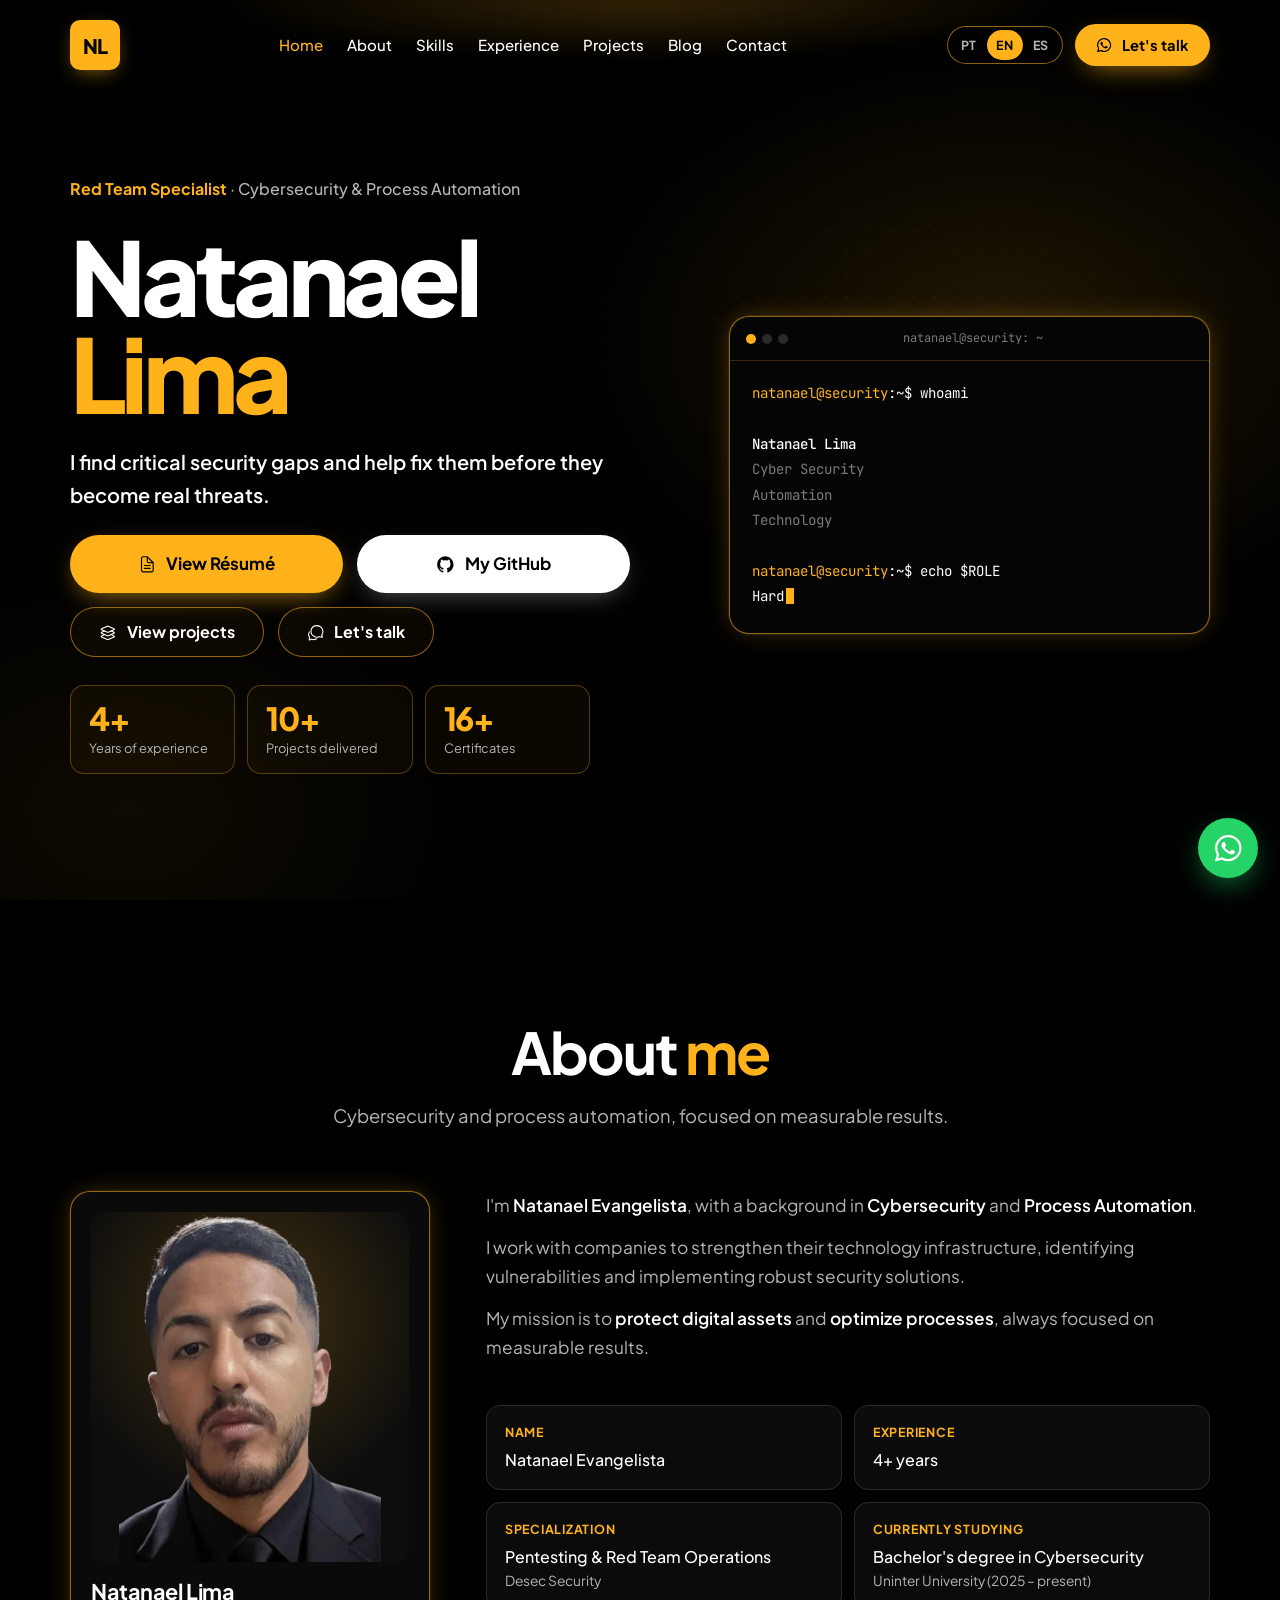
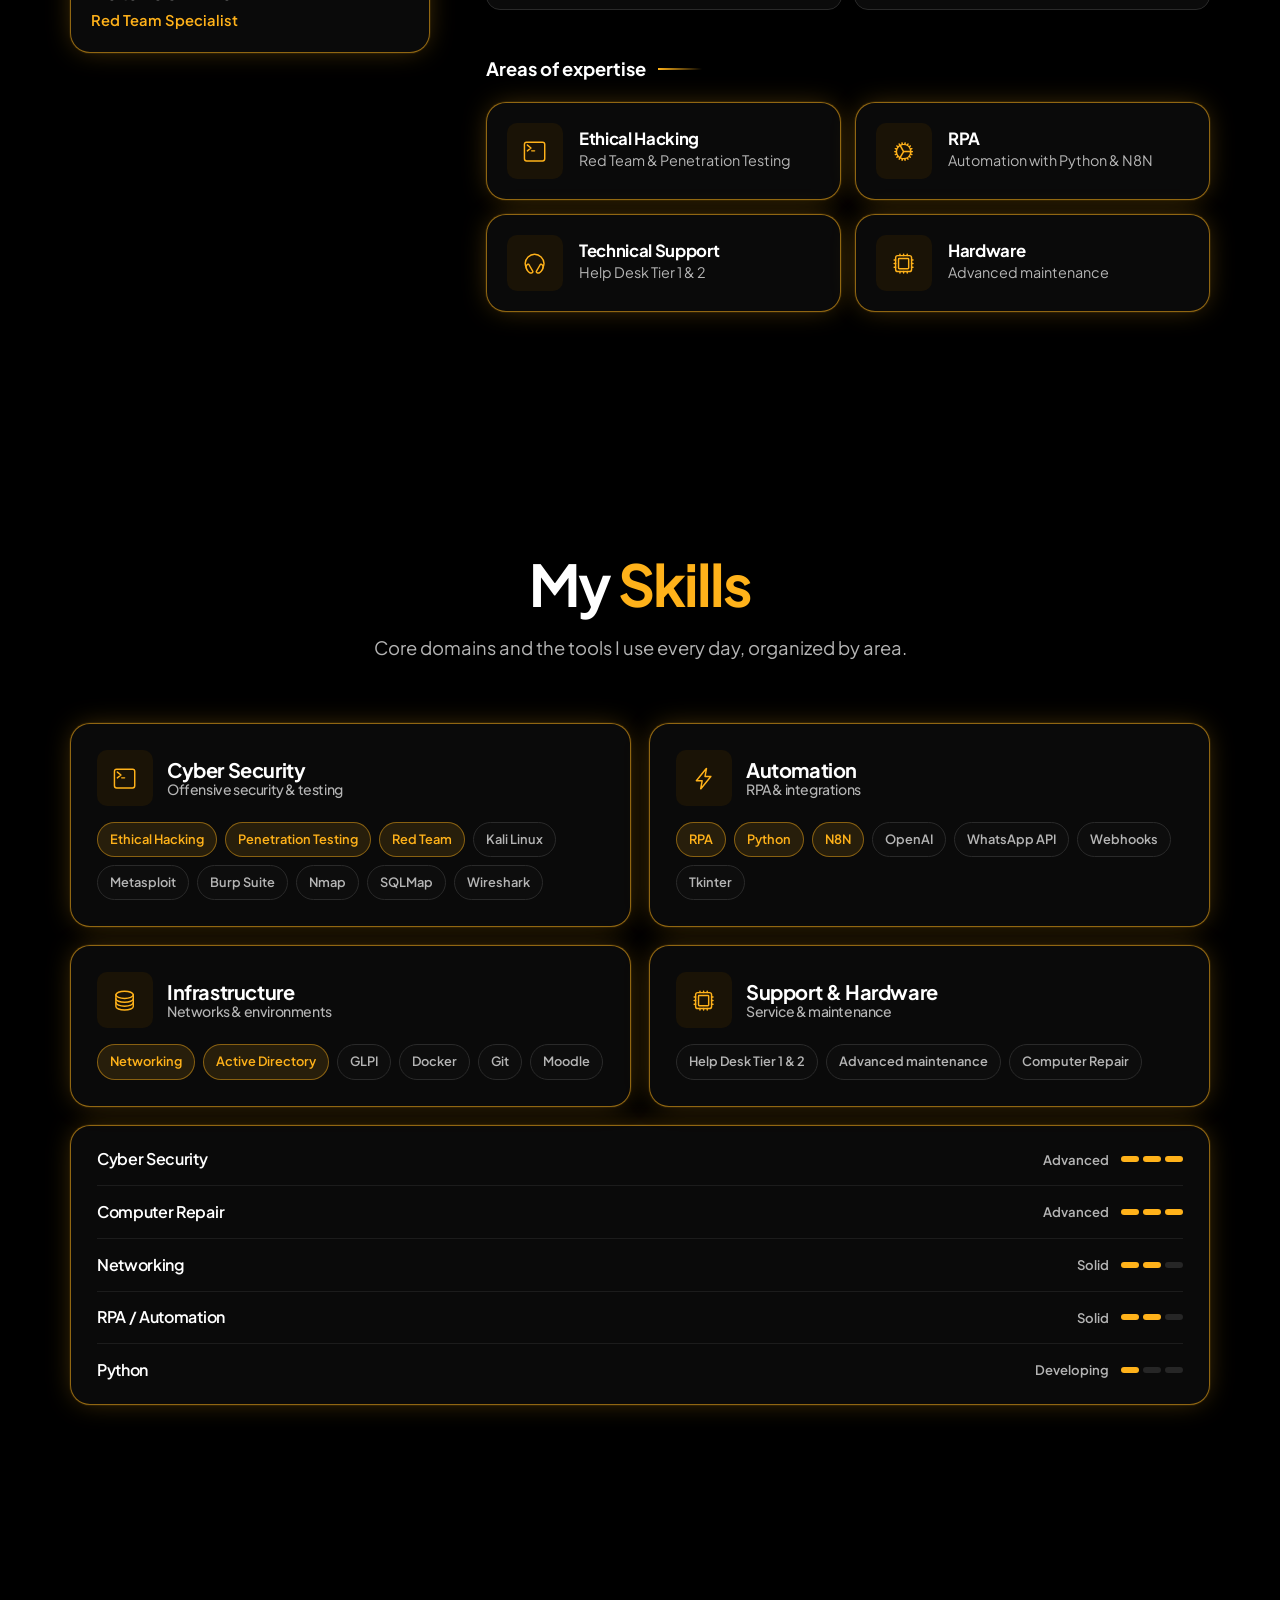
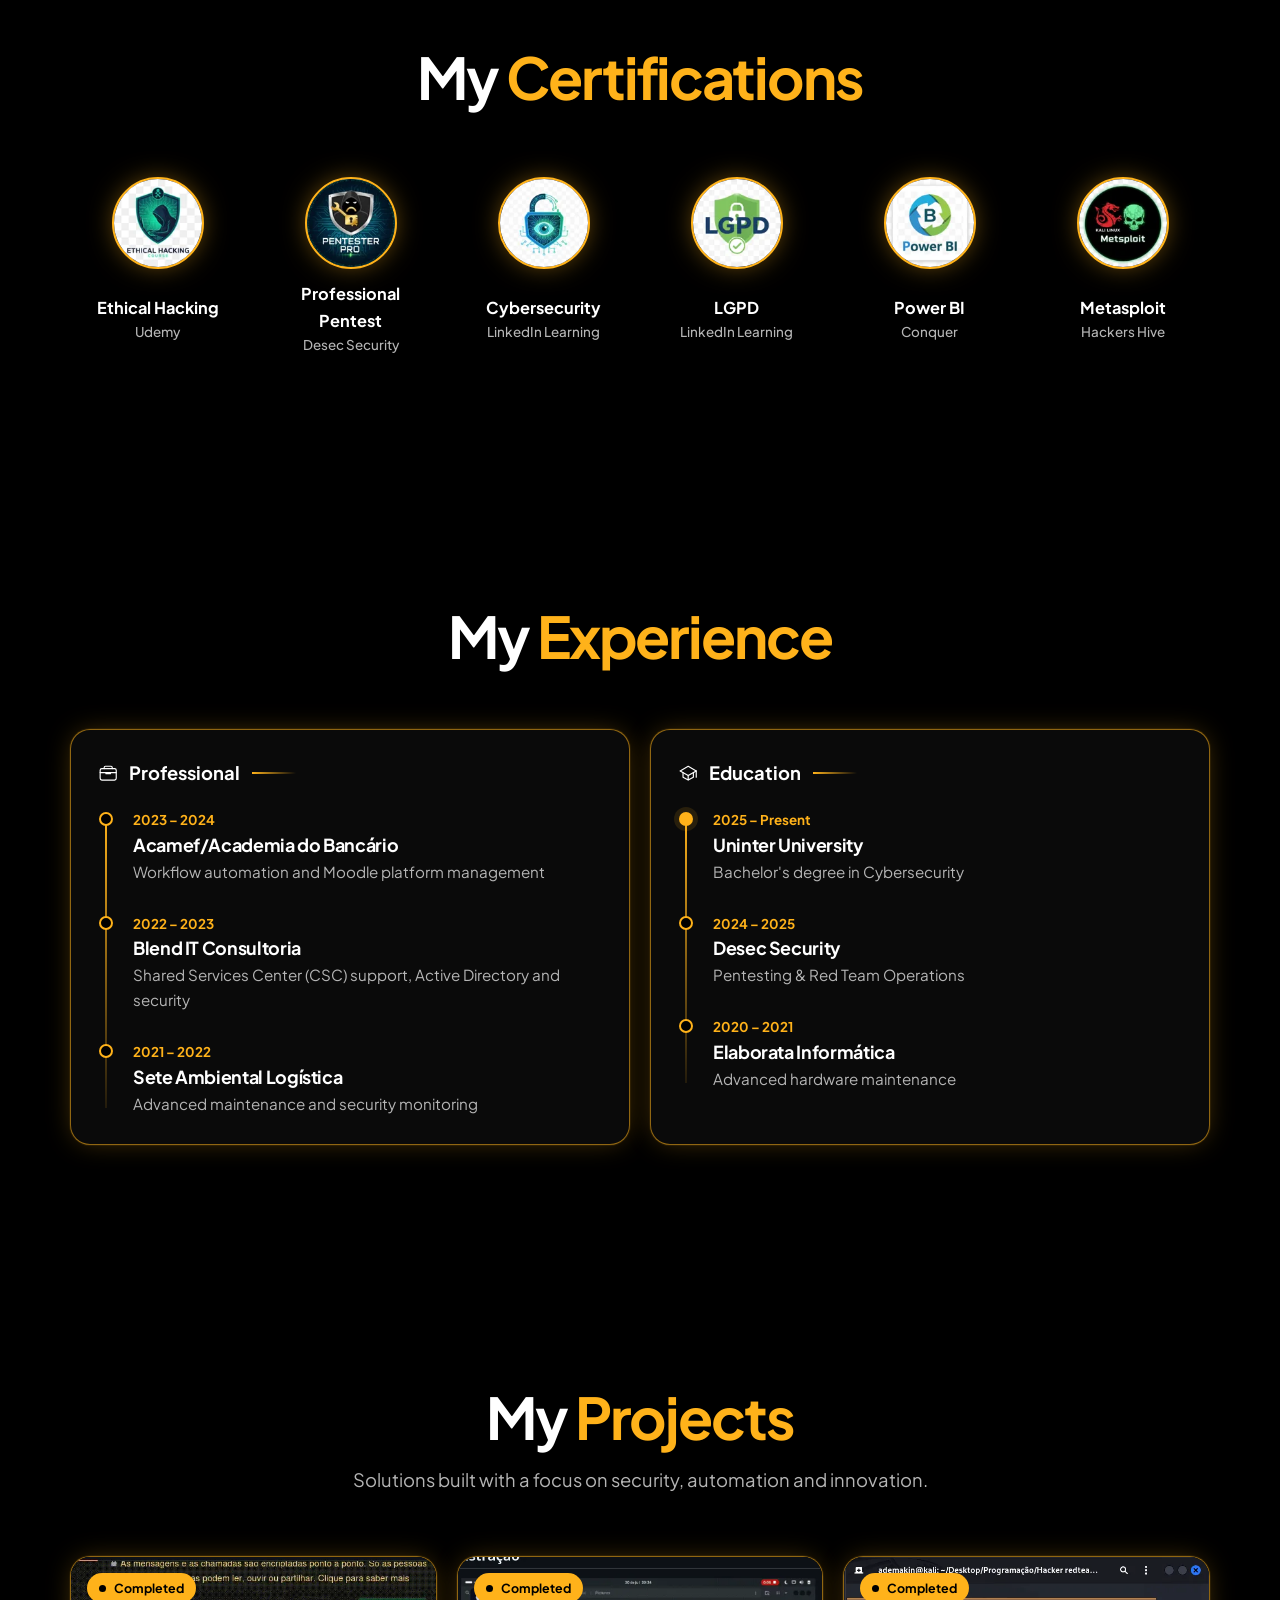
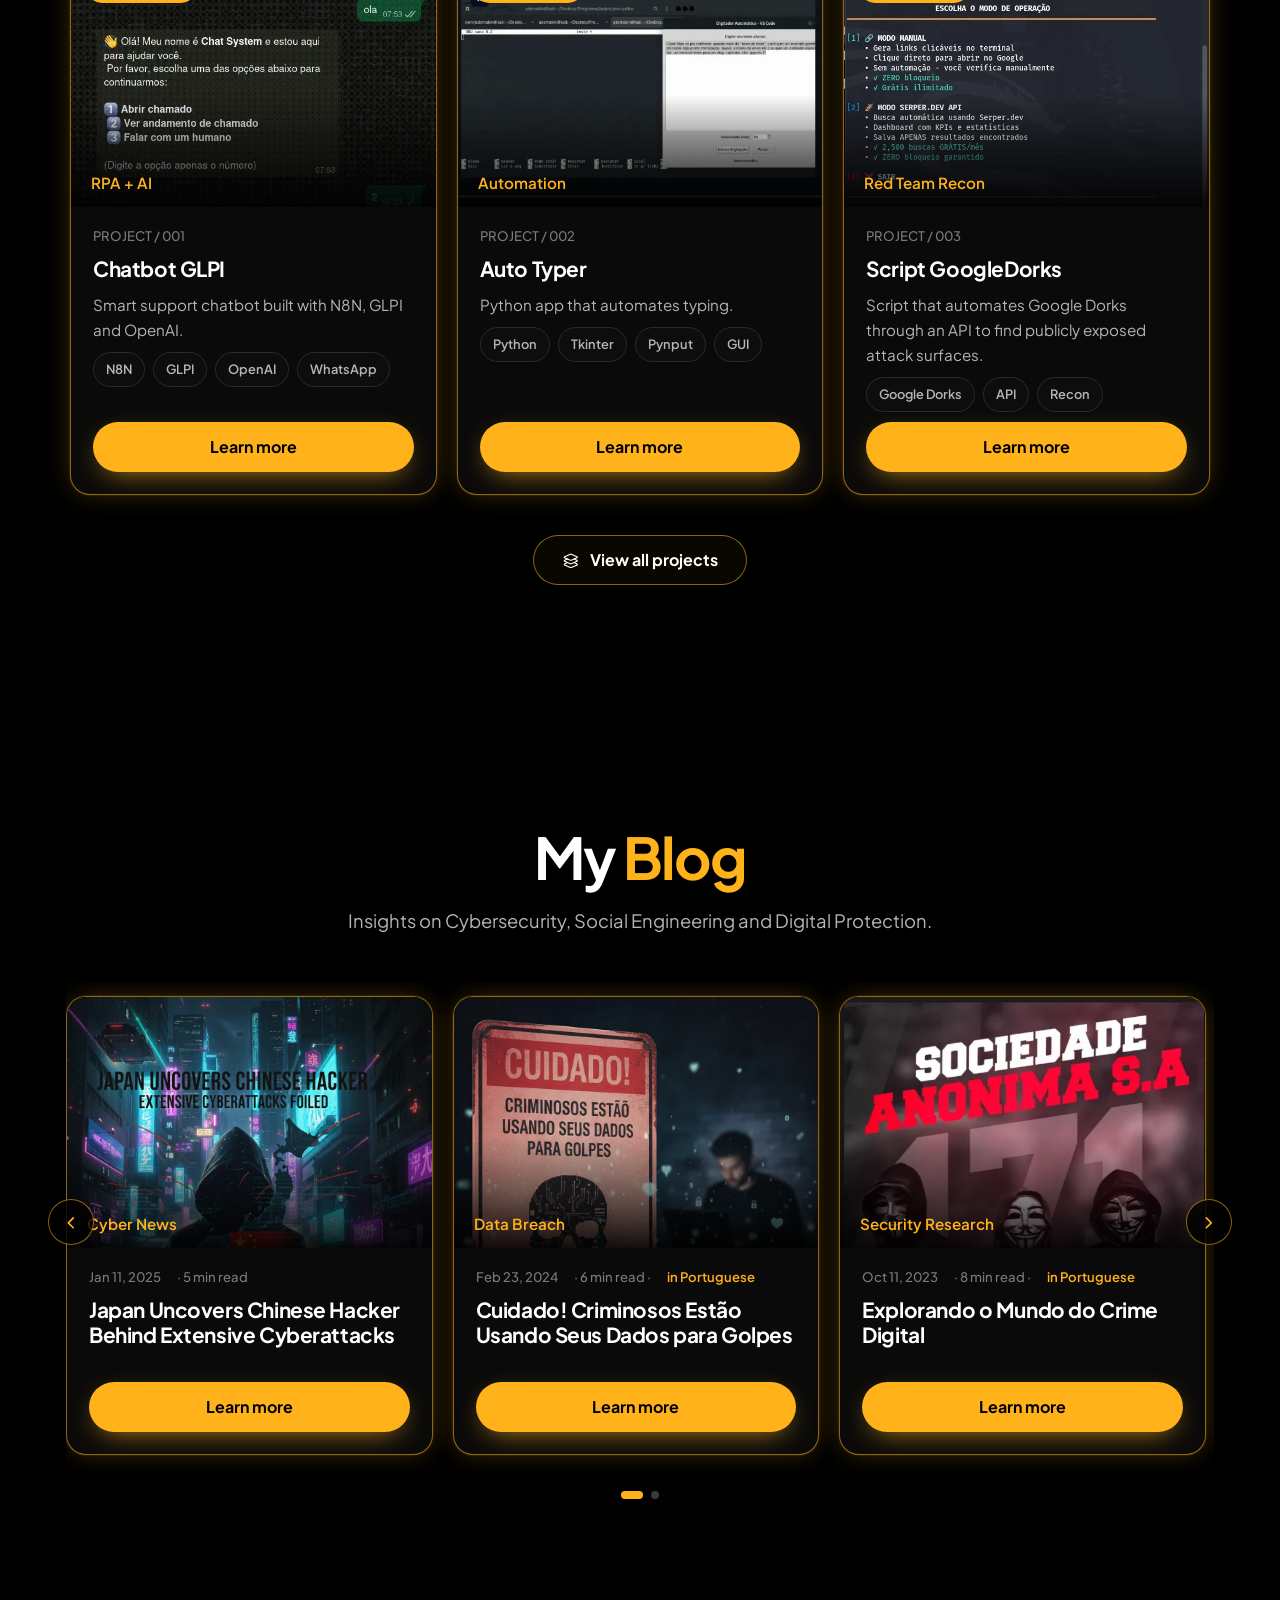
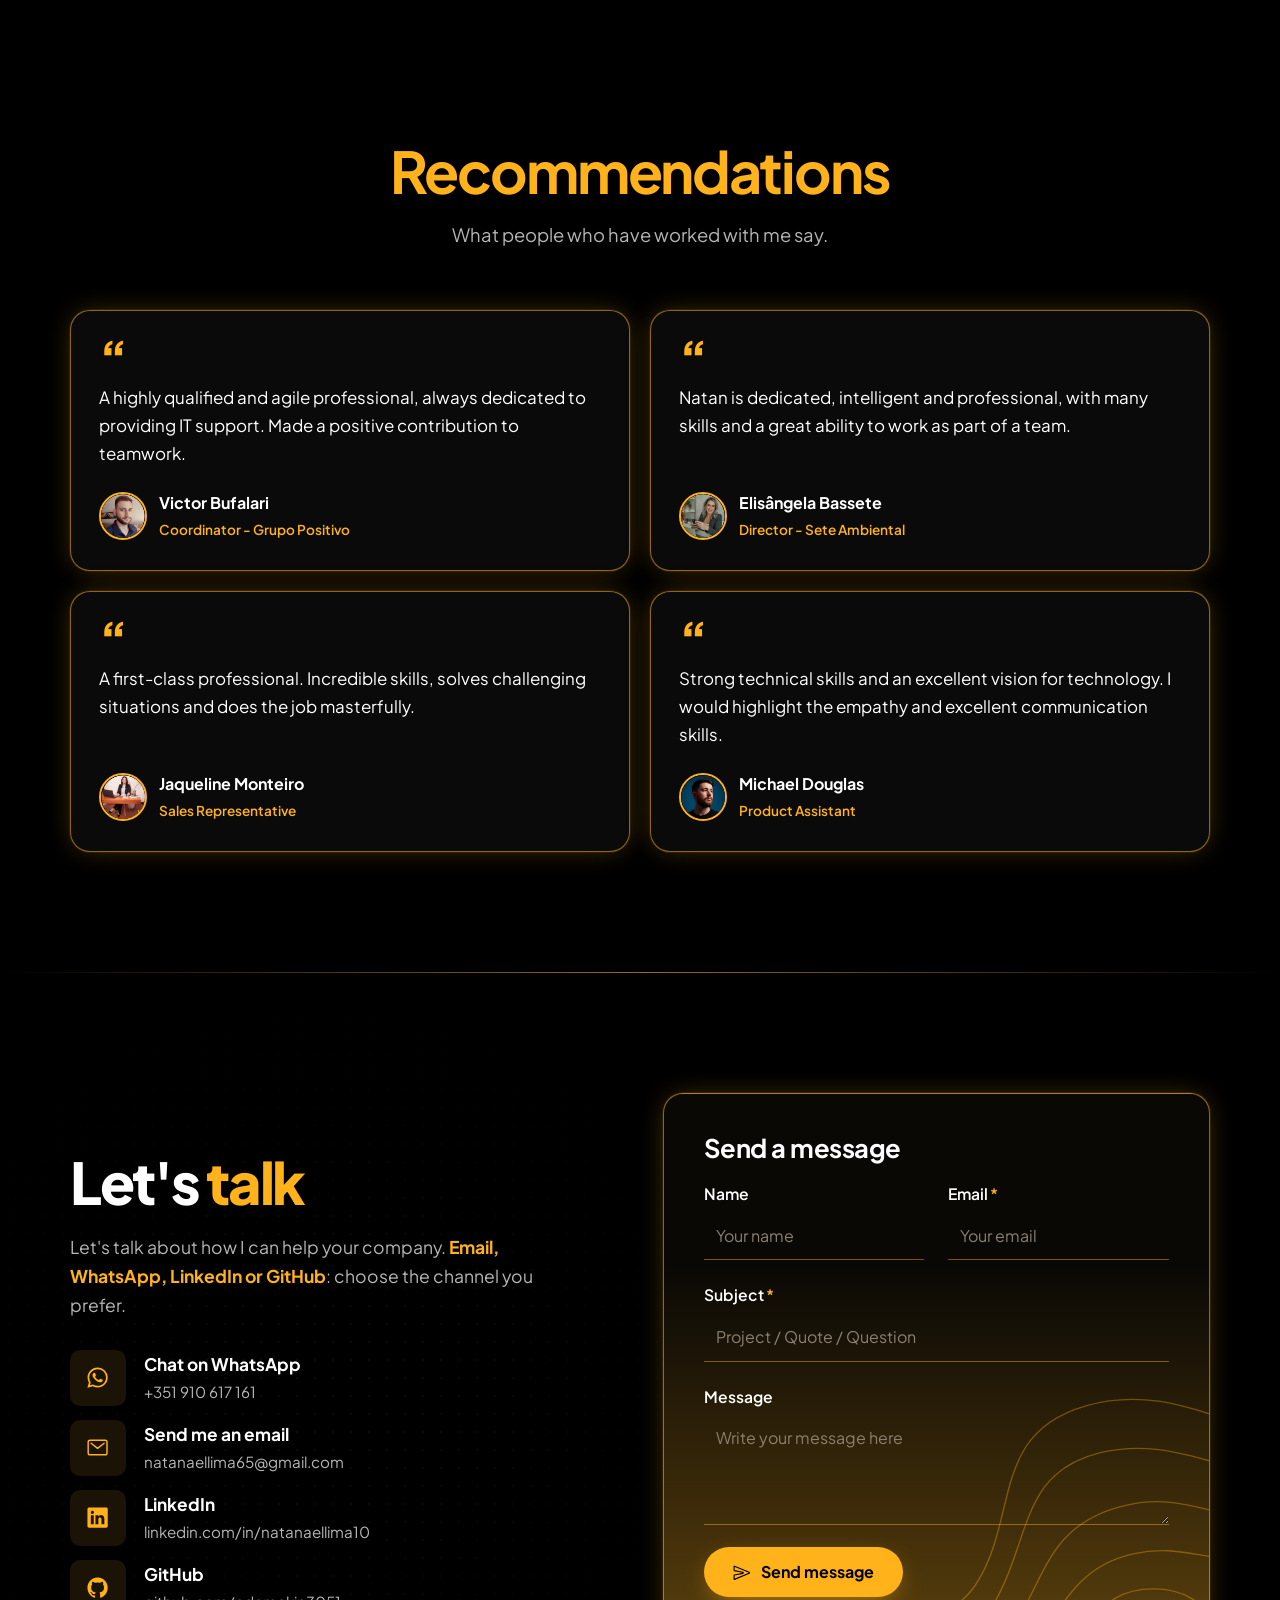
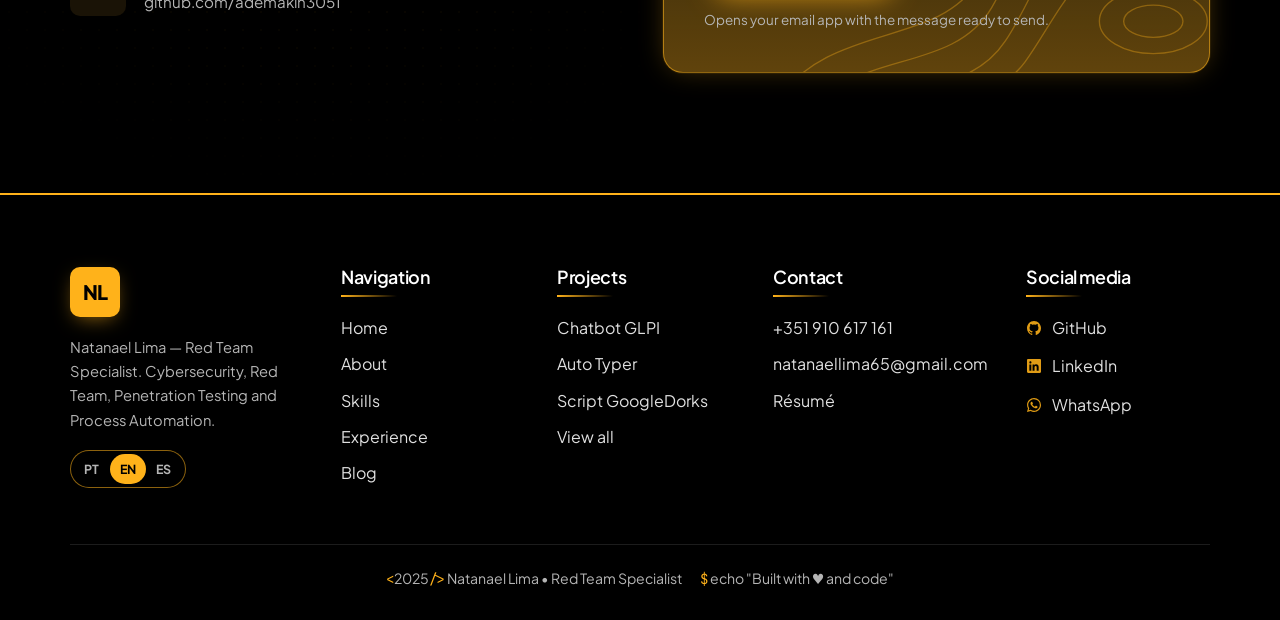
<file: en/index.html>
<!DOCTYPE html>
<html lang="en">
<head>
  <meta charset="UTF-8">
  <meta name="viewport" content="width=device-width, initial-scale=1, viewport-fit=cover">
  <title>Natanael Lima Portfolio | Red Team Specialist</title>
  <meta name="description" content="Specialist in Cybersecurity, Red Team, Penetration Testing and Process Automation. Turning security into a competitive advantage.">
  <meta name="author" content="Natanael Lima">
  <meta name="keywords" content="cybersecurity, red team, penetration testing, ethical hacker, RPA, automation">
  <meta name="theme-color" content="#000000">
  <link rel="canonical" href="https://natanaellima.blog/en/">
  <link rel="alternate" hreflang="pt-BR" href="https://natanaellima.blog/">
  <link rel="alternate" hreflang="en" href="https://natanaellima.blog/en/">
  <link rel="alternate" hreflang="es" href="https://natanaellima.blog/es/">
  <link rel="alternate" hreflang="x-default" href="https://natanaellima.blog/">
  <meta property="og:type" content="website">
  <meta property="og:site_name" content="Natanael Lima">
  <meta property="og:locale" content="en_US">
  <meta property="og:locale:alternate" content="pt_BR">
  <meta property="og:locale:alternate" content="es_ES">
  <meta property="og:title" content="Natanael Lima Portfolio | Red Team Specialist">
  <meta property="og:description" content="Specialist in Cybersecurity, Red Team, Penetration Testing and Process Automation. Turning security into a competitive advantage.">
  <meta property="og:url" content="https://natanaellima.blog/en/">
  <meta property="og:image" content="https://natanaellima.blog/img/my-avatar.png">
  <meta name="twitter:card" content="summary">
  <link rel="icon" href="../favicon.svg" type="image/svg+xml">
  <link rel="preconnect" href="https://fonts.googleapis.com">
  <link rel="preconnect" href="https://fonts.gstatic.com" crossorigin>
  <link href="https://fonts.googleapis.com/css2?family=Plus+Jakarta+Sans:wght@400;500;600;700;800&family=JetBrains+Mono:wght@400;500&display=swap" rel="stylesheet">
  <link rel="stylesheet" href="../css/style.css?v=20c04139">
  <script>document.documentElement.classList.add('js')</script>
  <script type="application/ld+json">
  {"@context":"https://schema.org","@type":"Person","name":"Natanael Lima","jobTitle":"Red Team Specialist","url":"https://natanaellima.blog/","image":"https://natanaellima.blog/img/my-avatar.png","email":"mailto:natanaellima65@gmail.com","sameAs":["https://github.com/ademakin3051","https://www.linkedin.com/in/natanaellima10"],"knowsAbout":["Cybersecurity","Red Team","Penetration Testing","Ethical Hacking","RPA","Automação de Processos"]}
  </script>
</head>
<body>
<svg xmlns="http://www.w3.org/2000/svg" style="display:none" aria-hidden="true"><symbol id="i-github" viewBox="0 0 512 512"><path d="M256 32C132.3 32 32 134.9 32 261.7c0 101.5 64.2 187.5 153.2 217.9a17.56 17.56 0 003.8.4c8.3 0 11.5-6.1 11.5-11.4 0-5.5-.2-19.9-.3-39.1a102.4 102.4 0 01-22.6 2.7c-43.1 0-52.9-33.5-52.9-33.5-10.2-26.5-24.9-33.6-24.9-33.6-19.5-13.7-.1-14.1 1.4-14.1h.1c22.5 2 34.3 23.8 34.3 23.8 11.2 19.6 26.2 25.1 39.6 25.1a63 63 0 0025.6-6c2-14.8 7.8-24.9 14.2-30.7-49.7-5.8-102-25.5-102-113.5 0-25.1 8.7-45.6 23-61.6-2.3-5.8-10-29.2 2.2-60.8a18.64 18.64 0 015-.5c8.1 0 26.4 3.1 56.6 24.1a208.21 208.21 0 01112.2 0c30.2-21 48.5-24.1 56.6-24.1a18.64 18.64 0 015 .5c12.2 31.6 4.5 55 2.2 60.8 14.3 16.1 23 36.6 23 61.6 0 88.2-52.4 107.6-102.3 113.3 8 7.1 15.2 21.1 15.2 42.5 0 30.7-.3 55.5-.3 63 0 5.4 3.1 11.5 11.4 11.5a19.35 19.35 0 004-.4C415.9 449.2 480 363.1 480 261.7 480 134.9 379.7 32 256 32z"/></symbol><symbol id="i-linkedin" viewBox="0 0 512 512"><path d="M444.17 32H70.28C49.85 32 32 46.7 32 66.89v374.72C32 461.91 49.85 480 70.28 480h373.78c20.54 0 35.94-18.21 35.94-38.39V66.89C480.12 46.7 464.6 32 444.17 32zm-273.3 373.43h-64.18V205.88h64.18zM141 175.54h-.46c-20.54 0-33.84-15.29-33.84-34.43 0-19.49 13.65-34.42 34.65-34.42s33.85 14.82 34.31 34.42c-.01 19.14-13.31 34.43-34.66 34.43zm264.43 229.89h-64.18V296.32c0-26.14-9.34-44-32.56-44-17.74 0-28.24 12-32.91 23.69-1.75 4.2-2.22 9.92-2.22 15.76v113.66h-64.18V205.88h64.18v27.77c9.34-13.3 23.93-32.44 57.88-32.44 42.13 0 74 27.77 74 87.64z"/></symbol><symbol id="i-whatsapp" viewBox="0 0 512 512"><path d="M414.73 97.1A222.14 222.14 0 00256.94 32C134 32 33.92 131.58 33.87 254a220.61 220.61 0 0029.78 111L32 480l118.25-30.87a223.63 223.63 0 00106.6 27h.09c122.93 0 223-99.59 223.06-222A220.18 220.18 0 00414.73 97.1zM256.94 438.66h-.08a185.75 185.75 0 01-94.36-25.72l-6.77-4-70.17 18.32 18.73-68.09-4.41-7A183.46 183.46 0 0171.53 254c0-101.73 83.21-184.5 185.48-184.5a185 185 0 01185.33 184.64c-.04 101.74-83.21 184.52-185.4 184.52zm101.69-138.19c-5.57-2.78-33-16.2-38.08-18.05s-8.83-2.78-12.54 2.78-14.4 18-17.65 21.75-6.5 4.16-12.07 1.38-23.54-8.63-44.83-27.53c-16.57-14.71-27.75-32.87-31-38.42s-.35-8.56 2.44-11.32c2.51-2.49 5.57-6.48 8.36-9.72s3.72-5.56 5.57-9.26.93-6.94-.46-9.71-12.54-30.08-17.18-41.19c-4.53-10.82-9.12-9.35-12.54-9.52-3.25-.16-7-.2-10.69-.2a20.53 20.53 0 00-14.86 6.94c-5.11 5.56-19.51 19-19.51 46.28s20 53.68 22.76 57.38 39.3 59.73 95.21 83.76a323.11 323.11 0 0031.78 11.68c13.35 4.22 25.5 3.63 35.1 2.2 10.71-1.59 33-13.42 37.63-26.38s4.64-24.06 3.25-26.37-5.11-3.71-10.69-6.48z" fill-rule="evenodd"/></symbol><symbol id="i-mail" viewBox="0 0 512 512"><rect x="48" y="96" width="416" height="320" rx="40" ry="40" fill="none" stroke="currentColor" stroke-linecap="round" stroke-linejoin="round" stroke-width="32"/><path fill="none" stroke="currentColor" stroke-linecap="round" stroke-linejoin="round" stroke-width="32" d="M112 160l144 112 144-112"/></symbol><symbol id="i-menu" viewBox="0 0 512 512"><path fill="none" stroke="currentColor" stroke-linecap="round" stroke-miterlimit="10" stroke-width="32" d="M80 160h352M80 256h352M80 352h352"/></symbol><symbol id="i-close" viewBox="0 0 512 512"><path fill="none" stroke="currentColor" stroke-linecap="round" stroke-linejoin="round" stroke-width="32" d="M368 368L144 144M368 144L144 368"/></symbol><symbol id="i-arrow" viewBox="0 0 512 512"><path fill="none" stroke="currentColor" stroke-linecap="round" stroke-linejoin="round" stroke-width="48" d="M268 112l144 144-144 144M392 256H100"/></symbol><symbol id="i-open" viewBox="0 0 512 512"><path d="M384 224v184a40 40 0 01-40 40H104a40 40 0 01-40-40V168a40 40 0 0140-40h167.48M336 64h112v112M224 288L440 72" fill="none" stroke="currentColor" stroke-linecap="round" stroke-linejoin="round" stroke-width="32"/></symbol><symbol id="i-play" viewBox="0 0 512 512"><path d="M448 256c0-106-86-192-192-192S64 150 64 256s86 192 192 192 192-86 192-192z" fill="none" stroke="currentColor" stroke-miterlimit="10" stroke-width="32"/><path d="M216.32 334.44l114.45-69.14a10.89 10.89 0 000-18.6l-114.45-69.14a10.78 10.78 0 00-16.32 9.31v138.26a10.78 10.78 0 0016.32 9.31z"/></symbol><symbol id="i-doc" viewBox="0 0 512 512"><path d="M416 221.25V416a48 48 0 01-48 48H144a48 48 0 01-48-48V96a48 48 0 0148-48h98.75a32 32 0 0122.62 9.37l141.26 141.26a32 32 0 019.37 22.62z" fill="none" stroke="currentColor" stroke-linejoin="round" stroke-width="32"/><path d="M256 56v120a32 32 0 0032 32h120M176 288h160M176 368h160" fill="none" stroke="currentColor" stroke-linecap="round" stroke-linejoin="round" stroke-width="32"/></symbol><symbol id="i-shield" viewBox="0 0 512 512"><path fill="none" stroke="currentColor" stroke-linecap="round" stroke-linejoin="round" stroke-width="32" d="M336 176L225.2 304 176 255.8"/><path d="M463.1 112.37C373.68 96.33 336.71 84.45 256 48c-80.71 36.45-117.68 48.33-207.1 64.37C32.7 369.13 240.58 457.79 256 464c15.42-6.21 223.3-94.87 207.1-351.63z" fill="none" stroke="currentColor" stroke-linecap="round" stroke-linejoin="round" stroke-width="32"/></symbol><symbol id="i-shieldhalf" viewBox="0 0 512 512"><path d="M463.1 112.37C373.68 96.33 336.71 84.45 256 48c-80.71 36.45-117.68 48.33-207.1 64.37C32.7 369.13 240.58 457.79 256 464c15.42-6.21 223.3-94.87 207.1-351.63z" fill="none" stroke="currentColor" stroke-linecap="round" stroke-linejoin="round" stroke-width="32"/><path d="M256 48c-80.71 36.45-117.68 48.33-207.1 64.37C32.7 369.13 240.58 457.79 256 464z"/></symbol><symbol id="i-bug" viewBox="0 0 512 512"><path d="M370 378c28.89 23.52 46 46.07 46 86M142 378c-28.89 23.52-46 46.06-46 86M384 208c28.89-23.52 32-56.07 32-96M128 206c-28.89-23.52-32-54.06-32-94M464 288.13h-80M128 288.13H48M256 192v256" fill="none" stroke="currentColor" stroke-linecap="round" stroke-linejoin="round" stroke-width="32"/><path d="M256 448h0c-70.4 0-128-57.6-128-128v-96.07c0-65.07 57.6-96 128-96h0c70.4 0 128 25.6 128 96V320c0 70.4-57.6 128-128 128z" fill="none" stroke="currentColor" stroke-linecap="round" stroke-linejoin="round" stroke-width="32"/><path d="M179.43 143.52a49.08 49.08 0 01-3.43-15.73A80 80 0 01255.79 48h.42A80 80 0 01336 127.79a41.91 41.91 0 01-3.12 14.3" fill="none" stroke="currentColor" stroke-linecap="round" stroke-linejoin="round" stroke-width="32"/></symbol><symbol id="i-wifi" viewBox="0 0 512 512"><path d="M332.41 310.59a115 115 0 00-152.8 0M393.46 249.54a201.26 201.26 0 00-274.92 0M447.72 182.11a288 288 0 00-383.44 0" fill="none" stroke="currentColor" stroke-linecap="round" stroke-linejoin="round" stroke-width="32"/><path d="M256 416a32 32 0 1132-32 32 32 0 01-32 32z"/></symbol><symbol id="i-fish" viewBox="0 0 512 512"><path fill="none" stroke="currentColor" stroke-width="32" stroke-linejoin="round" d="M240 152c-50.71 12.21-94.15 52.31-120.3 73.43a261.14 261.14 0 00-23.81-19.58C59.53 179.29 16 176 16 176s11.37 51.53 41.36 79.83C27.37 284.14 16 335.67 16 335.67s43.53-3.29 79.89-29.85a259.18 259.18 0 0023.61-19.41c26.1 21.14 69.74 61.34 120.5 73.59l-16 56c39.43-6.67 78.86-35.51 94.72-48.25C448 362 496 279 496 256c0-22-48-106-176.89-111.73C303.52 131.78 263.76 102.72 224 96z"/><circle cx="416" cy="239.99" r="16"/><path fill="none" stroke="currentColor" stroke-width="32" stroke-linecap="round" stroke-miterlimit="20" d="M378.37 356a199.22 199.22 0 010-200"/></symbol><symbol id="i-chat" viewBox="0 0 512 512"><path d="M431 320.6c-1-3.6 1.2-8.6 3.3-12.2a33.68 33.68 0 012.1-3.1A162 162 0 00464 215c.3-92.2-77.5-167-173.7-167-83.9 0-153.9 57.1-170.3 132.9a160.7 160.7 0 00-3.7 34.2c0 92.3 74.8 169.1 171 169.1 15.3 0 35.9-4.6 47.2-7.7s22.5-7.2 25.4-8.3a26.44 26.44 0 019.3-1.7 26 26 0 0110.1 2l56.7 20.1a13.52 13.52 0 003.9 1 8 8 0 008-8 12.85 12.85 0 00-.5-2.7z" fill="none" stroke="currentColor" stroke-linecap="round" stroke-miterlimit="10" stroke-width="32"/><path d="M66.46 232a146.23 146.23 0 006.39 152.67c2.31 3.49 3.61 6.19 3.21 8s-11.93 61.87-11.93 61.87a8 8 0 002.71 7.68A8.17 8.17 0 0072 464a7.26 7.26 0 002.91-.6l56.21-22a15.7 15.7 0 0112 .2c18.94 7.38 39.88 12 60.83 12A159.21 159.21 0 00284 432.11" fill="none" stroke="currentColor" stroke-linecap="round" stroke-miterlimit="10" stroke-width="32"/></symbol><symbol id="i-create" viewBox="0 0 512 512"><path d="M384 224v184a40 40 0 01-40 40H104a40 40 0 01-40-40V168a40 40 0 0140-40h167.48" fill="none" stroke="currentColor" stroke-linecap="round" stroke-linejoin="round" stroke-width="32"/><path d="M459.94 53.25a16.06 16.06 0 00-23.22-.56L424.35 65a8 8 0 000 11.31l11.34 11.32a8 8 0 0011.34 0l12.06-12c6.1-6.09 6.67-16.01.85-22.38zM399.34 90L218.82 270.2a9 9 0 00-2.31 3.93L208.16 299a3.91 3.91 0 004.86 4.86l24.85-8.35a9 9 0 003.93-2.31L422 112.66a9 9 0 000-12.66l-9.95-10a9 9 0 00-12.71 0z"/></symbol><symbol id="i-calendar" viewBox="0 0 512 512"><rect fill="none" stroke="currentColor" stroke-linejoin="round" stroke-width="32" x="48" y="80" width="416" height="384" rx="48"/><circle cx="296" cy="232" r="24"/><circle cx="376" cy="232" r="24"/><circle cx="296" cy="312" r="24"/><circle cx="376" cy="312" r="24"/><circle cx="136" cy="312" r="24"/><circle cx="216" cy="312" r="24"/><circle cx="136" cy="392" r="24"/><circle cx="216" cy="392" r="24"/><circle cx="296" cy="392" r="24"/><path fill="none" stroke="currentColor" stroke-linejoin="round" stroke-width="32" stroke-linecap="round" d="M128 48v32M384 48v32"/><path fill="none" stroke="currentColor" stroke-linejoin="round" stroke-width="32" d="M464 160H48"/></symbol><symbol id="i-time" viewBox="0 0 512 512"><path d="M256 64C150 64 64 150 64 256s86 192 192 192 192-86 192-192S362 64 256 64z" fill="none" stroke="currentColor" stroke-miterlimit="10" stroke-width="32"/><path fill="none" stroke="currentColor" stroke-linecap="round" stroke-linejoin="round" stroke-width="32" d="M256 128v144h96"/></symbol><symbol id="i-cog" viewBox="0 0 512 512"><path d="M456.7 242.27l-26.08-4.2a8 8 0 01-6.6-6.82c-.5-3.2-1-6.41-1.7-9.51a8.08 8.08 0 013.9-8.62l23.09-12.82a8.05 8.05 0 003.9-9.92l-4-11a7.94 7.94 0 00-9.4-5l-25.89 5a8 8 0 01-8.59-4.11q-2.25-4.2-4.8-8.41a8.16 8.16 0 01.7-9.52l17.29-19.94a8 8 0 00.3-10.62l-7.49-9a7.88 7.88 0 00-10.5-1.51l-22.69 13.63a8 8 0 01-9.39-.9c-2.4-2.11-4.9-4.21-7.4-6.22a8 8 0 01-2.5-9.11l9.4-24.75A8 8 0 00365 78.77l-10.2-5.91a8 8 0 00-10.39 2.21l-16.64 20.84a7.15 7.15 0 01-8.5 2.5s-5.6-2.3-9.8-3.71A8 8 0 01304 87l.4-26.45a8.07 8.07 0 00-6.6-8.42l-11.59-2a8.07 8.07 0 00-9.1 5.61l-8.6 25.05a8 8 0 01-7.79 5.41h-9.8a8.07 8.07 0 01-7.79-5.41l-8.6-25.05a8.07 8.07 0 00-9.1-5.61l-11.59 2a8.07 8.07 0 00-6.6 8.42l.4 26.45a8 8 0 01-5.49 7.71c-2.3.9-7.3 2.81-9.7 3.71-2.8 1-6.1.2-8.8-2.91l-16.51-20.34A8 8 0 00156.75 73l-10.2 5.91a7.94 7.94 0 00-3.3 10.09l9.4 24.75a8.06 8.06 0 01-2.5 9.11c-2.5 2-5 4.11-7.4 6.22a8 8 0 01-9.39.9L111 116.14a8 8 0 00-10.5 1.51l-7.49 9a8 8 0 00.3 10.62l17.29 19.94a8 8 0 01.7 9.52q-2.55 4-4.8 8.41a8.11 8.11 0 01-8.59 4.11l-25.89-5a8 8 0 00-9.4 5l-4 11a8.05 8.05 0 003.9 9.92L85.58 213a7.94 7.94 0 013.9 8.62c-.6 3.2-1.2 6.31-1.7 9.51a8.08 8.08 0 01-6.6 6.82l-26.08 4.2a8.09 8.09 0 00-7.1 7.92v11.72a7.86 7.86 0 007.1 7.92l26.08 4.2a8 8 0 016.6 6.82c.5 3.2 1 6.41 1.7 9.51a8.08 8.08 0 01-3.9 8.62L62.49 311.7a8.05 8.05 0 00-3.9 9.92l4 11a7.94 7.94 0 009.4 5l25.89-5a8 8 0 018.59 4.11q2.25 4.2 4.8 8.41a8.16 8.16 0 01-.7 9.52l-17.29 19.96a8 8 0 00-.3 10.62l7.49 9a7.88 7.88 0 0010.5 1.51l22.69-13.63a8 8 0 019.39.9c2.4 2.11 4.9 4.21 7.4 6.22a8 8 0 012.5 9.11l-9.4 24.75a8 8 0 003.3 10.12l10.2 5.91a8 8 0 0010.39-2.21l16.79-20.64c2.1-2.6 5.5-3.7 8.2-2.6 3.4 1.4 5.7 2.2 9.9 3.61a8 8 0 015.49 7.71l-.4 26.45a8.07 8.07 0 006.6 8.42l11.59 2a8.07 8.07 0 009.1-5.61l8.6-25a8 8 0 017.79-5.41h9.8a8.07 8.07 0 017.79 5.41l8.6 25a8.07 8.07 0 009.1 5.61l11.59-2a8.07 8.07 0 006.6-8.42l-.4-26.45a8 8 0 015.49-7.71c4.2-1.41 7-2.51 9.6-3.51s5.8-1 8.3 2.1l17 20.94A8 8 0 00355 439l10.2-5.91a7.93 7.93 0 003.3-10.12l-9.4-24.75a8.08 8.08 0 012.5-9.12c2.5-2 5-4.1 7.4-6.21a8 8 0 019.39-.9L401 395.66a8 8 0 0010.5-1.51l7.49-9a8 8 0 00-.3-10.62l-17.29-19.94a8 8 0 01-.7-9.52q2.55-4.05 4.8-8.41a8.11 8.11 0 018.59-4.11l25.89 5a8 8 0 009.4-5l4-11a8.05 8.05 0 00-3.9-9.92l-23.09-12.82a7.94 7.94 0 01-3.9-8.62c.6-3.2 1.2-6.31 1.7-9.51a8.08 8.08 0 016.6-6.82l26.08-4.2a8.09 8.09 0 007.1-7.92V250a8.25 8.25 0 00-7.27-7.73zM256 112a143.82 143.82 0 01139.38 108.12A16 16 0 01379.85 240H274.61a16 16 0 01-13.91-8.09l-52.1-91.71a16 16 0 019.85-23.39A146.94 146.94 0 01256 112zM112 256a144 144 0 0143.65-103.41 16 16 0 0125.17 3.47L233.06 248a16 16 0 010 15.87l-52.67 91.7a16 16 0 01-25.18 3.36A143.94 143.94 0 01112 256zm144 144a146.9 146.9 0 01-38.19-4.95 16 16 0 01-9.76-23.44l52.58-91.55a16 16 0 0113.88-8H379.9a16 16 0 0115.52 19.88A143.84 143.84 0 01256 400z"/></symbol><symbol id="i-headset" viewBox="0 0 512 512"><path d="M83 384c-13-33-35-93.37-35-128C48 141.12 149.33 48 256 48s208 93.12 208 208c0 34.63-23 97-35 128" fill="none" stroke="currentColor" stroke-linecap="round" stroke-linejoin="round" stroke-width="32"/><path d="M108.39 270.13l-13.69 8h0c-30.23 17.7-31.7 72.41-3.38 122.2s75.87 75.81 106.1 58.12h0l13.69-8a16.16 16.16 0 005.78-21.87L130 276a15.74 15.74 0 00-21.61-5.87zM403.61 270.13l13.69 8h0c30.23 17.69 31.74 72.4 3.38 122.19s-75.87 75.81-106.1 58.12h0l-13.69-8a16.16 16.16 0 01-5.78-21.87L382 276a15.74 15.74 0 0121.61-5.87z" fill="none" stroke="currentColor" stroke-miterlimit="10" stroke-width="32"/></symbol><symbol id="i-chip" viewBox="0 0 512 512"><rect x="80" y="80" width="352" height="352" rx="48" ry="48" fill="none" stroke="currentColor" stroke-linejoin="round" stroke-width="32"/><rect x="144" y="144" width="224" height="224" rx="16" ry="16" fill="none" stroke="currentColor" stroke-linejoin="round" stroke-width="32"/><path fill="none" stroke="currentColor" stroke-linecap="round" stroke-linejoin="round" stroke-width="32" d="M256 80V48M336 80V48M176 80V48M256 464v-32M336 464v-32M176 464v-32M432 256h32M432 336h32M432 176h32M48 256h32M48 336h32M48 176h32"/></symbol><symbol id="i-terminal" viewBox="0 0 512 512"><rect x="32" y="48" width="448" height="416" rx="48" ry="48" fill="none" stroke="currentColor" stroke-linejoin="round" stroke-width="32"/><path fill="none" stroke="currentColor" stroke-linecap="round" stroke-linejoin="round" stroke-width="32" d="M96 112l80 64-80 64M192 240h64"/></symbol><symbol id="i-briefcase" viewBox="0 0 512 512"><rect x="32" y="128" width="448" height="320" rx="48" ry="48" fill="none" stroke="currentColor" stroke-linejoin="round" stroke-width="32"/><path d="M144 128V96a32 32 0 0132-32h160a32 32 0 0132 32v32M480 240H32M320 240v24a8 8 0 01-8 8H200a8 8 0 01-8-8v-24" fill="none" stroke="currentColor" stroke-linecap="round" stroke-linejoin="round" stroke-width="32"/></symbol><symbol id="i-school" viewBox="0 0 512 512"><path fill="none" stroke="currentColor" stroke-linecap="round" stroke-linejoin="round" stroke-width="32" d="M32 192L256 64l224 128-224 128L32 192z"/><path fill="none" stroke="currentColor" stroke-linecap="round" stroke-linejoin="round" stroke-width="32" d="M112 240v128l144 80 144-80V240M480 368V192M256 320v128"/></symbol><symbol id="i-ribbon" viewBox="0 0 512 512"><circle cx="256" cy="160" r="128" fill="none" stroke="currentColor" stroke-linecap="round" stroke-linejoin="round" stroke-width="32"/><path d="M143.65 227.82L48 400l86.86-.42a16 16 0 0113.82 7.8L192 480l88.33-194.32" fill="none" stroke="currentColor" stroke-linecap="round" stroke-linejoin="round" stroke-width="32"/><path d="M366.54 224L464 400l-86.86-.42a16 16 0 00-13.82 7.8L320 480l-64-140.8" fill="none" stroke="currentColor" stroke-linecap="round" stroke-linejoin="round" stroke-width="32"/><circle cx="256" cy="160" r="64" fill="none" stroke="currentColor" stroke-linecap="round" stroke-linejoin="round" stroke-width="32"/></symbol><symbol id="i-rocket" viewBox="0 0 512 512"><path d="M461.81 53.81a4.4 4.4 0 00-3.3-3.39c-54.38-13.3-180 34.09-248.13 102.17a294.9 294.9 0 00-33.09 39.08c-21-1.9-42-.3-59.88 7.5-50.49 22.2-65.18 80.18-69.28 105.07a9 9 0 009.8 10.4l81.07-8.9a180.29 180.29 0 001.1 18.3 18.15 18.15 0 005.3 11.09l31.39 31.39a18.15 18.15 0 0011.1 5.3 179.91 179.91 0 0018.19 1.1l-8.89 81a9 9 0 0010.39 9.79c24.9-4 83-18.69 105.07-69.17 7.8-17.9 9.4-38.79 7.6-59.69a293.91 293.91 0 0039.19-33.09c68.38-68 115.47-190.86 102.37-247.95zM298.66 213.67a42.7 42.7 0 1160.38 0 42.65 42.65 0 01-60.38 0z" fill="none" stroke="currentColor" stroke-linecap="round" stroke-linejoin="round" stroke-width="32"/><path d="M109.64 352a45.06 45.06 0 00-26.35 12.84C65.67 382.52 64 448 64 448s65.52-1.67 83.15-19.31A44.73 44.73 0 00160 402.32" fill="none" stroke="currentColor" stroke-linecap="round" stroke-linejoin="round" stroke-width="32"/></symbol><symbol id="i-git" viewBox="0 0 512 512"><circle cx="160" cy="96" r="48" fill="none" stroke="currentColor" stroke-linecap="round" stroke-linejoin="round" stroke-width="32"/><circle cx="160" cy="416" r="48" fill="none" stroke="currentColor" stroke-linecap="round" stroke-linejoin="round" stroke-width="32"/><path fill="none" stroke="currentColor" stroke-linecap="round" stroke-linejoin="round" stroke-width="32" d="M160 368V144"/><circle cx="352" cy="160" r="48" fill="none" stroke="currentColor" stroke-linecap="round" stroke-linejoin="round" stroke-width="32"/><path d="M352 208c0 128-192 48-192 160" fill="none" stroke="currentColor" stroke-linecap="round" stroke-linejoin="round" stroke-width="32"/></symbol><symbol id="i-server" viewBox="0 0 512 512"><ellipse cx="256" cy="128" rx="192" ry="80" fill="none" stroke="currentColor" stroke-linecap="round" stroke-miterlimit="10" stroke-width="32"/><path d="M448 214c0 44.18-86 80-192 80S64 258.18 64 214M448 300c0 44.18-86 80-192 80S64 344.18 64 300" fill="none" stroke="currentColor" stroke-linecap="round" stroke-miterlimit="10" stroke-width="32"/><path d="M64 127.24v257.52C64 428.52 150 464 256 464s192-35.48 192-79.24V127.24" fill="none" stroke="currentColor" stroke-linecap="round" stroke-miterlimit="10" stroke-width="32"/></symbol><symbol id="i-search" viewBox="0 0 512 512"><path d="M221.09 64a157.09 157.09 0 10157.09 157.09A157.1 157.1 0 00221.09 64z" fill="none" stroke="currentColor" stroke-miterlimit="10" stroke-width="32"/><path fill="none" stroke="currentColor" stroke-linecap="round" stroke-miterlimit="10" stroke-width="32" d="M338.29 338.29L448 448"/></symbol><symbol id="i-down" viewBox="0 0 512 512"><path fill="none" stroke="currentColor" stroke-linecap="round" stroke-linejoin="round" stroke-width="48" d="M112 184l144 144 144-144"/></symbol><symbol id="i-up" viewBox="0 0 512 512"><path fill="none" stroke="currentColor" stroke-linecap="round" stroke-linejoin="round" stroke-width="48" d="M112 244l144-144 144 144M256 120v292"/></symbol><symbol id="i-copy" viewBox="0 0 512 512"><rect x="128" y="128" width="336" height="336" rx="57" ry="57" fill="none" stroke="currentColor" stroke-linejoin="round" stroke-width="32"/><path d="M383.5 128l.5-24a56.16 56.16 0 00-56-56H112a64.19 64.19 0 00-64 64v216a56.16 56.16 0 0056 56h24" fill="none" stroke="currentColor" stroke-linecap="round" stroke-linejoin="round" stroke-width="32"/></symbol><symbol id="i-check" viewBox="0 0 512 512"><path fill="none" stroke="currentColor" stroke-linecap="round" stroke-linejoin="round" stroke-width="32" d="M416 128L192 384l-96-96"/></symbol><symbol id="i-pulse" viewBox="0 0 512 512"><path fill="none" stroke="currentColor" stroke-linecap="round" stroke-linejoin="round" stroke-width="32" d="M48 320h64l64-256 64 384 64-224 32 96h64"/><circle cx="432" cy="320" r="32" fill="none" stroke="currentColor" stroke-linecap="round" stroke-linejoin="round" stroke-width="32"/></symbol><symbol id="i-code" viewBox="0 0 512 512"><path fill="none" stroke="currentColor" stroke-linecap="round" stroke-linejoin="round" stroke-width="32" d="M160 368L32 256l128-112M352 368l128-112-128-112M304 96l-96 320"/></symbol><symbol id="i-flash" viewBox="0 0 512 512"><path d="M315.27 33L96 304h128l-31.51 173.23a2.36 2.36 0 002.33 2.77h0a2.36 2.36 0 001.89-.95L416 208H288l31.66-173.25a2.45 2.45 0 00-2.44-2.75h0a2.42 2.42 0 00-1.95 1z" fill="none" stroke="currentColor" stroke-linecap="round" stroke-linejoin="round" stroke-width="32"/></symbol><symbol id="i-layers" viewBox="0 0 512 512"><path d="M434.8 137.65l-149.36-68.1c-16.19-7.4-42.69-7.4-58.88 0L77.3 137.65c-17.6 8-17.6 21.09 0 29.09l148 67.5c16.89 7.7 44.69 7.7 61.58 0l148-67.5c17.52-8 17.52-21.1-.08-29.09zM160 308.52l-82.7 37.11c-17.6 8-17.6 21.1 0 29.1l148 67.5c16.89 7.69 44.69 7.69 61.58 0l148-67.5c17.6-8 17.6-21.1 0-29.1l-79.94-38.47" fill="none" stroke="currentColor" stroke-linecap="round" stroke-linejoin="round" stroke-width="32"/><path d="M160 204.48l-82.8 37.16c-17.6 8-17.6 21.1 0 29.1l148 67.49c16.89 7.7 44.69 7.7 61.58 0l148-67.49c17.7-8 17.7-21.1.1-29.1L352 204.48" fill="none" stroke="currentColor" stroke-linecap="round" stroke-linejoin="round" stroke-width="32"/></symbol><symbol id="i-left" viewBox="0 0 512 512"><path fill="none" stroke="currentColor" stroke-linecap="round" stroke-linejoin="round" stroke-width="48" d="M328 112L184 256l144 144"/></symbol><symbol id="i-right" viewBox="0 0 512 512"><path fill="none" stroke="currentColor" stroke-linecap="round" stroke-linejoin="round" stroke-width="48" d="M184 112l144 144-144 144"/></symbol><symbol id="i-send" viewBox="0 0 512 512"><path d="M470.3 271.15L43.16 447.31a7.83 7.83 0 01-11.16-7V327a8 8 0 016.51-7.86l247.62-47c17.36-3.29 17.36-28.15 0-31.44l-247.63-47a8 8 0 01-6.5-7.85V72.59c0-5.74 5.88-10.26 11.16-8L470.3 240.76a16 16 0 010 30.39z" fill="none" stroke="currentColor" stroke-linecap="round" stroke-linejoin="round" stroke-width="32"/></symbol></svg>
<a class="skip" href="#main">Skip to content</a>
<header class="nav">
  <div class="wrap nav-inner">
    <a class="brand" href="#hero" aria-label="Natanael Lima — home"><span class="brand-tile">NL</span><span class="brand-name">Natanael Lima<small>Red Team Specialist</small></span></a>
    <nav class="nav-links" aria-label="Main"><a href="#hero" data-section="hero">Home</a><a href="#about" data-section="about">About</a><a href="#skills" data-section="skills">Skills</a><a href="#experience" data-section="experience">Experience</a><a href="projects.html">Projects</a><a href="blog.html">Blog</a><a href="#contact" data-section="contact">Contact</a></nav>
    <div class="nav-side">
      <div class="lang" role="group" aria-label="Language"><a href="../index.html" hreflang="pt-BR" lang="pt-BR" title="Português">PT</a><a href="../en/index.html" hreflang="en" lang="en" title="English" aria-current="true">EN</a><a href="../es/index.html" hreflang="es" lang="es" title="Español">ES</a></div>
      <a class="btn btn-primary btn-sm btn-cta" href="https://wa.me/351910617161" target="_blank" rel="noopener noreferrer"><svg class="i" aria-hidden="true"><use href="#i-whatsapp"></use></svg> Let's talk</a>
      <button class="menu-btn" id="menuBtn" aria-expanded="false" aria-controls="mobileMenu" aria-label="Open menu" data-label-open="Open menu" data-label-close="Close menu"><svg class="i" aria-hidden="true"><use href="#i-menu"></use></svg></button>
    </div>
  </div>
</header>
<nav class="mobile-menu" id="mobileMenu" aria-label="Mobile menu">
  <a href="#hero" data-section="hero">Home<svg class="i" aria-hidden="true"><use href="#i-right"></use></svg></a><a href="#about" data-section="about">About<svg class="i" aria-hidden="true"><use href="#i-right"></use></svg></a><a href="#skills" data-section="skills">Skills<svg class="i" aria-hidden="true"><use href="#i-right"></use></svg></a><a href="#experience" data-section="experience">Experience<svg class="i" aria-hidden="true"><use href="#i-right"></use></svg></a><a href="projects.html">Projects<svg class="i" aria-hidden="true"><use href="#i-right"></use></svg></a><a href="blog.html">Blog<svg class="i" aria-hidden="true"><use href="#i-right"></use></svg></a><a href="#contact" data-section="contact">Contact<svg class="i" aria-hidden="true"><use href="#i-right"></use></svg></a>
  <a class="btn btn-primary" href="https://wa.me/351910617161" target="_blank" rel="noopener noreferrer"><svg class="i" aria-hidden="true"><use href="#i-whatsapp"></use></svg> Let's talk</a>
</nav>
<main id="main">

<section class="hero" id="hero" aria-label="Natanael Lima">
  <div class="wrap hero-grid">
    <div class="hero-copy">
      <p class="hero-role"><b>Red Team Specialist</b> · Cybersecurity &amp; Process Automation</p>
      <h1>Natanael <span>Lima</span></h1>
      <p class="hero-lead"><strong>I find critical security gaps and help fix them before they become real threats.</strong></p>
      <div class="hero-cta">
        <a class="btn btn-primary btn-lg" href="https://drive.google.com/file/d/1lg2fYg4_A2yYg5QsX-86DCXbS38xX-Ok/view" target="_blank" rel="noopener noreferrer"><svg class="i" aria-hidden="true"><use href="#i-doc"></use></svg> View Résumé</a>
        <a class="btn btn-light btn-lg" href="https://github.com/ademakin3051" target="_blank" rel="noopener noreferrer"><svg class="i" aria-hidden="true"><use href="#i-github"></use></svg> My GitHub</a>
        <a class="btn btn-ghost" href="projects.html"><svg class="i" aria-hidden="true"><use href="#i-layers"></use></svg> View projects</a>
        <a class="btn btn-ghost" href="#contact"><svg class="i" aria-hidden="true"><use href="#i-chat"></use></svg> Let's talk</a>
      </div>
      <div class="stats">
        <div class="stat"><strong>4+</strong><span>Years of experience</span></div>
        <div class="stat"><strong>10+</strong><span>Projects delivered</span></div>
        <div class="stat"><strong>16+</strong><span>Certificates</span></div>
      </div>
    </div>

    <div class="console">
      <div class="term" id="heroTerm" role="img" aria-label="Terminal: whoami — Natanael Lima, Cyber Security, Automation, Technology">
        <div class="term-bar"><span class="dots"><i></i><i></i><i></i></span><span class="title">natanael@security: ~</span></div>
        <div class="term-body" aria-hidden="true" lang="en">
          <div data-line><span class="prompt">natanael@security<b>:~$</b></span> <span class="cmd" data-text="whoami">whoami</span></div>
          <div data-line><br><span class="term-out" style="font-weight:500">Natanael Lima</span></div>
          <div data-line><span class="term-dim">Cyber Security</span></div>
          <div data-line><span class="term-dim">Automation</span></div>
          <div data-line><span class="term-dim">Technology</span><br><br></div>
          <div data-line><span class="prompt">natanael@security<b>:~$</b></span> <span class="cmd" data-text="echo $ROLE">echo $ROLE</span></div>
          <div data-line><span class="term-out" id="typingText"></span><span class="cursor"></span></div>
        </div>
      </div>
    </div>
  </div>
</section>

<section class="section" id="about">
  <div class="wrap">
    <header class="head reveal">
      <h2>About <span class="hl">me</span></h2>
      <p>Cybersecurity and process automation, focused on measurable results.</p>
    </header>
    <div class="about-grid">
      <aside class="card id-card reveal">
        <div class="id-photo"><img src="../img/my-avatar.webp" alt="Natanael Lima - Red Team Specialist" loading="lazy"></div>
        <h3>Natanael Lima</h3>
        <p>Red Team Specialist</p>
      </aside>
      <div class="about-copy reveal">
        <div class="bio">
          <p>I'm <strong>Natanael Evangelista</strong>, with a background in <strong>Cybersecurity</strong> and <strong>Process Automation</strong>.</p>
          <p>I work with companies to strengthen their technology infrastructure, identifying vulnerabilities and implementing robust security solutions.</p>
          <p>My mission is to <strong>protect digital assets</strong> and <strong>optimize processes</strong>, always focused on measurable results.</p>
        </div>
        <dl class="spec">
          <div><dt>Name</dt><dd>Natanael Evangelista</dd></div>
          <div><dt>Experience</dt><dd>4+ years</dd></div>
          <div><dt>Specialization</dt><dd>Pentesting &amp; Red Team Operations<small>Desec Security</small></dd></div>
          <div><dt>Currently studying</dt><dd>Bachelor's degree in Cybersecurity<small>Uninter University (2025 – present)</small></dd></div>
        </dl>
        <div>
          <p class="subhead">Areas of expertise</p>
          <div class="areas">
            <div class="card hover area"><span class="ico-tile"><svg class="i" aria-hidden="true"><use href="#i-terminal"></use></svg></span><span><h4>Ethical Hacking</h4><p>Red Team &amp; Penetration Testing</p></span></div>
            <div class="card hover area"><span class="ico-tile"><svg class="i" aria-hidden="true"><use href="#i-cog"></use></svg></span><span><h4>RPA</h4><p>Automation with Python &amp; N8N</p></span></div>
            <div class="card hover area"><span class="ico-tile"><svg class="i" aria-hidden="true"><use href="#i-headset"></use></svg></span><span><h4>Technical Support</h4><p>Help Desk Tier 1 &amp; 2</p></span></div>
            <div class="card hover area"><span class="ico-tile"><svg class="i" aria-hidden="true"><use href="#i-chip"></use></svg></span><span><h4>Hardware</h4><p>Advanced maintenance</p></span></div>
          </div>
        </div>
      </div>
    </div>
  </div>
</section>

<section class="section" id="skills">
  <div class="wrap">
    <header class="head reveal">
      <h2>My <span class="hl">Skills</span></h2>
      <p>Core domains and the tools I use every day, organized by area.</p>
    </header>
    <div class="skills-grid">
      <article class="card hover skill reveal"><div class="skill-top"><span class="ico-tile"><svg class="i" aria-hidden="true"><use href="#i-terminal"></use></svg></span><h3>Cyber Security<small>Offensive security &amp; testing</small></h3></div><div class="tags"><span class="tag on">Ethical Hacking</span><span class="tag on">Penetration Testing</span><span class="tag on">Red Team</span><span class="tag">Kali Linux</span><span class="tag">Metasploit</span><span class="tag">Burp Suite</span><span class="tag">Nmap</span><span class="tag">SQLMap</span><span class="tag">Wireshark</span></div></article>
      <article class="card hover skill reveal"><div class="skill-top"><span class="ico-tile"><svg class="i" aria-hidden="true"><use href="#i-flash"></use></svg></span><h3>Automation<small>RPA &amp; integrations</small></h3></div><div class="tags"><span class="tag on">RPA</span><span class="tag on">Python</span><span class="tag on">N8N</span><span class="tag">OpenAI</span><span class="tag">WhatsApp API</span><span class="tag">Webhooks</span><span class="tag">Tkinter</span></div></article>
      <article class="card hover skill reveal"><div class="skill-top"><span class="ico-tile"><svg class="i" aria-hidden="true"><use href="#i-server"></use></svg></span><h3>Infrastructure<small>Networks &amp; environments</small></h3></div><div class="tags"><span class="tag on">Networking</span><span class="tag on">Active Directory</span><span class="tag">GLPI</span><span class="tag">Docker</span><span class="tag">Git</span><span class="tag">Moodle</span></div></article>
      <article class="card hover skill reveal"><div class="skill-top"><span class="ico-tile"><svg class="i" aria-hidden="true"><use href="#i-chip"></use></svg></span><h3>Support &amp; Hardware<small>Service &amp; maintenance</small></h3></div><div class="tags"><span class="tag">Help Desk Tier 1 &amp; 2</span><span class="tag">Advanced maintenance</span><span class="tag">Computer Repair</span></div></article>
    </div>
    <div class="card domains reveal">
      <ul>
        <li class="domain"><h4>Cyber Security</h4><span class="level">Advanced<span class="pips" data-l="3"><i></i><i></i><i></i></span></span></li>
        <li class="domain"><h4>Computer Repair</h4><span class="level">Advanced<span class="pips" data-l="3"><i></i><i></i><i></i></span></span></li>
        <li class="domain"><h4>Networking</h4><span class="level">Solid<span class="pips" data-l="2"><i></i><i></i><i></i></span></span></li>
        <li class="domain"><h4>RPA / Automation</h4><span class="level">Solid<span class="pips" data-l="2"><i></i><i></i><i></i></span></span></li>
        <li class="domain"><h4>Python</h4><span class="level">Developing<span class="pips" data-l="1"><i></i><i></i><i></i></span></span></li>
      </ul>
    </div>
  </div>
</section>

<section class="section" id="certs">
  <div class="wrap">
    <header class="head reveal">
      <h2>My <span class="hl">Certifications</span></h2>
    </header>
    <div class="certs reveal">
      <a class="cert" href="https://www.udemy.com/certificate/UC-26ec2d8b-86dd-4f1c-9417-3102b5f21b7a/" target="_blank" rel="noopener noreferrer" title="Ethical Hacking"><img src="../img/logo-1.webp" alt="Udemy" width="92" height="92" loading="lazy"><span><b>Ethical Hacking</b><small>Udemy</small></span></a>
      <a class="cert" href="https://desecsecurity.com/valida-certificado/LIJJ-QVKIR-SFUQ" target="_blank" rel="noopener noreferrer" title="Professional Pentest"><img src="../img/logo-2.webp" alt="Desec" width="92" height="92" loading="lazy"><span><b>Professional Pentest</b><small>Desec Security</small></span></a>
      <a class="cert" href="https://www.linkedin.com/learning/certificates/5a86355f50f3663fcb7aa8a48376c1d0caf460ae9632edbb9fa58a93d5b31c6b" target="_blank" rel="noopener noreferrer" title="Cybersecurity"><img src="../img/logo-3.webp" alt="LinkedIn" width="92" height="92" loading="lazy"><span><b>Cybersecurity</b><small>LinkedIn Learning</small></span></a>
      <a class="cert" href="https://www.linkedin.com/learning/certificates/0dbd5d505aa8e0c468e11af12f145dfb0e1c47f28f5ca8c3efc71a8c6f935ca0" target="_blank" rel="noopener noreferrer" title="LGPD"><img src="../img/logo-4.webp" alt="LinkedIn" width="92" height="92" loading="lazy"><span><b>LGPD</b><small>LinkedIn Learning</small></span></a>
      <a class="cert" href="https://www.conquerplus.com.br/certificates/831c5500-523f-4704-9b66-84f8b34e093d?enrollment" target="_blank" rel="noopener noreferrer" title="Power BI"><img src="../img/logo-5.webp" alt="Conquer" width="92" height="92" loading="lazy"><span><b>Power BI</b><small>Conquer</small></span></a>
      <a class="cert" href="https://drive.google.com/file/d/1TB1oBiUGR-0H-Q0NRWL40U59t6-S4_BA/view" target="_blank" rel="noopener noreferrer" title="Metasploit"><img src="../img/logo-6.webp" alt="Hackers Hive" width="92" height="92" loading="lazy"><span><b>Metasploit</b><small>Hackers Hive</small></span></a>
    </div>
  </div>
</section>

<section class="section" id="experience">
  <div class="wrap">
    <header class="head reveal">
      <h2>My <span class="hl">Experience</span></h2>
    </header>
    <div class="xp-grid">
      <div class="card xp reveal">
        <p class="subhead"><svg class="i" aria-hidden="true"><use href="#i-briefcase"></use></svg> Professional</p>
        <ol class="timeline">
          <li class="tl-item"><span class="tl-when">2023 – 2024</span><h4>Acamef/Academia do Bancário</h4><p>Workflow automation and Moodle platform management</p></li>
          <li class="tl-item"><span class="tl-when">2022 – 2023</span><h4>Blend IT Consultoria</h4><p>Shared Services Center (CSC) support, Active Directory and security</p></li>
          <li class="tl-item"><span class="tl-when">2021 – 2022</span><h4>Sete Ambiental Logística</h4><p>Advanced maintenance and security monitoring</p></li>
        </ol>
      </div>
      <div class="card xp reveal">
        <p class="subhead"><svg class="i" aria-hidden="true"><use href="#i-school"></use></svg> Education</p>
        <ol class="timeline">
          <li class="tl-item now"><span class="tl-when">2025 – Present</span><h4>Uninter University</h4><p>Bachelor's degree in Cybersecurity</p></li>
          <li class="tl-item"><span class="tl-when">2024 – 2025</span><h4>Desec Security</h4><p>Pentesting &amp; Red Team Operations</p></li>
          <li class="tl-item"><span class="tl-when">2020 – 2021</span><h4>Elaborata Informática</h4><p>Advanced hardware maintenance</p></li>
        </ol>
      </div>
    </div>
  </div>
</section>

<section class="section" id="projects">
  <div class="wrap">
    <header class="head reveal">
      <h2>My <span class="hl">Projects</span></h2>
      <p>Solutions built with a focus on security, automation and innovation.</p>
    </header>
    <div class="card-grid">
      <a class="card hover media-card reveal" href="projects.html#chatbot-glpi">
        <span class="thumb"><img src="../img/projeto1.webp" alt="Chatbot GLPI" loading="lazy"><span class="status">Completed</span><span class="label">RPA + AI</span></span>
        <span class="body">
          <span class="meta">PROJECT / 001</span>
          <h3>Chatbot GLPI</h3>
          <p>Smart support chatbot built with N8N, GLPI and OpenAI.</p>
          <span class="tags"><span class="tag">N8N</span><span class="tag">GLPI</span><span class="tag">OpenAI</span><span class="tag">WhatsApp</span></span>
          <span class="btn btn-primary btn-block">Learn more</span>
        </span>
      </a>
      <a class="card hover media-card reveal" href="projects.html#digitador-automatico">
        <span class="thumb"><img src="../img/projeto2.webp" alt="Auto Typer" loading="lazy"><span class="status">Completed</span><span class="label">Automation</span></span>
        <span class="body">
          <span class="meta">PROJECT / 002</span>
          <h3>Auto Typer</h3>
          <p>Python app that automates typing.</p>
          <span class="tags"><span class="tag">Python</span><span class="tag">Tkinter</span><span class="tag">Pynput</span><span class="tag">GUI</span></span>
          <span class="btn btn-primary btn-block">Learn more</span>
        </span>
      </a>
      <a class="card hover media-card reveal" href="projects.html#script-googledorks">
        <span class="thumb"><img src="../img/projeto3.webp" alt="Script GoogleDorks" loading="lazy"><span class="status">Completed</span><span class="label">Red Team Recon</span></span>
        <span class="body">
          <span class="meta">PROJECT / 003</span>
          <h3>Script GoogleDorks</h3>
          <p>Script that automates Google Dorks through an API to find publicly exposed attack surfaces.</p>
          <span class="tags"><span class="tag">Google Dorks</span><span class="tag">API</span><span class="tag">Recon</span></span>
          <span class="btn btn-primary btn-block">Learn more</span>
        </span>
      </a>
    </div>
    <div class="head reveal" style="margin:40px auto 0"><a class="btn btn-ghost" href="projects.html"><svg class="i" aria-hidden="true"><use href="#i-layers"></use></svg> View all projects</a></div>
  </div>
</section>

<section class="section" id="blog">
  <div class="wrap">
    <header class="head reveal">
      <h2>My <span class="hl">Blog</span></h2>
      <p>Insights on Cybersecurity, Social Engineering and Digital Protection.</p>
    </header>
    <div class="carousel reveal" data-carousel>
      <button class="car-btn prev" type="button" aria-label="Previous articles"><svg class="i" aria-hidden="true"><use href="#i-left"></use></svg></button>
      <div class="track" tabindex="0" aria-label="Blog articles">
        <a class="card hover media-card post" data-cat="Cyber News" href="https://sunrise-otter-ad6.notion.site/Japan-Uncovers-Chinese-Hacker-Behind-Extensive-Cyberattacks-1788e85494cf805ea7b1fefbeea08098" target="_blank" rel="noopener noreferrer" hreflang="en">
        <span class="thumb"><img src="../img/blogdestaque.webp" alt="Japan Uncovers Chinese Hacker" loading="lazy"><span class="label">Cyber News</span></span>
        <span class="body">
          <span class="meta"><time datetime="2025-01-11">Jan 11, 2025</time> · 5 min read</span>
          <h3 lang="en">Japan Uncovers Chinese Hacker Behind Extensive Cyberattacks</h3>
          
          <span class="btn btn-primary btn-block">Learn more</span>
        </span>
      </a>
        <a class="card hover media-card post" data-cat="Data Breach" href="https://sunrise-otter-ad6.notion.site/Cuidado-Criminosos-est-o-Usando-Seus-Dados-para-Golpes-fb3d132105e44bdda56c3c06cd7e94cc" target="_blank" rel="noopener noreferrer" hreflang="pt-BR">
        <span class="thumb"><img src="../img/blog3.webp" alt="Cuidado! Criminosos Estão Usando Seus Dados para Golpes" loading="lazy"><span class="label">Data Breach</span></span>
        <span class="body">
          <span class="meta"><time datetime="2024-02-23">Feb 23, 2024</time> · 6 min read · <span class="lang-note">in Portuguese</span></span>
          <h3 lang="pt-BR">Cuidado! Criminosos Estão Usando Seus Dados para Golpes</h3>
          
          <span class="btn btn-primary btn-block">Learn more</span>
        </span>
      </a>
        <a class="card hover media-card post" data-cat="Security Research" href="https://sunrise-otter-ad6.notion.site/Explorando-o-Mundo-do-Crime-com-a-Sociedade-An-nima-S-A-33af64221fa24ba098093c9b0989f64a" target="_blank" rel="noopener noreferrer" hreflang="pt-BR">
        <span class="thumb"><img src="../img/blog2.webp" alt="Explorando o Mundo do Crime Digital" loading="lazy"><span class="label">Security Research</span></span>
        <span class="body">
          <span class="meta"><time datetime="2023-10-11">Oct 11, 2023</time> · 8 min read · <span class="lang-note">in Portuguese</span></span>
          <h3 lang="pt-BR">Explorando o Mundo do Crime Digital</h3>
          
          <span class="btn btn-primary btn-block">Learn more</span>
        </span>
      </a>
        <a class="card hover media-card post" data-cat="Social Engineering" href="https://sunrise-otter-ad6.notion.site/O-Perigo-da-Engenharia-Social-Principais-Ataques-e-Como-se-Proteger-209272682c174545b7cbecba58704435" target="_blank" rel="noopener noreferrer" hreflang="pt-BR">
        <span class="thumb"><img src="../img/blog1.webp" alt="O Perigo da Engenharia Social" loading="lazy"><span class="label">Social Engineering</span></span>
        <span class="body">
          <span class="meta"><time datetime="2023-06-21">Jun 21, 2023</time> · 4 min read · <span class="lang-note">in Portuguese</span></span>
          <h3 lang="pt-BR">O Perigo da Engenharia Social: Principais Ataques e Como se Proteger</h3>
          
          <span class="btn btn-primary btn-block">Learn more</span>
        </span>
      </a>
      </div>
      <button class="car-btn next" type="button" aria-label="Next articles"><svg class="i" aria-hidden="true"><use href="#i-right"></use></svg></button>
      <div class="car-dots" aria-hidden="true"></div>
    </div>
  </div>
</section>

<section class="section" id="testimonials">
  <div class="wrap">
    <header class="head reveal">
      <h2><span class="hl">Recommendations</span></h2>
      <p>What people who have worked with me say.</p>
    </header>
    <div class="quotes">
      <figure class="card quote reveal"><blockquote>A highly qualified and agile professional, always dedicated to providing IT support. Made a positive contribution to teamwork.</blockquote><figcaption><img src="../img/depoimento1.webp" alt="Victor Bufalari" width="48" height="48" loading="lazy"><span><b>Victor Bufalari</b><small>Coordinator - Grupo Positivo</small></span></figcaption></figure>
      <figure class="card quote reveal"><blockquote>Natan is dedicated, intelligent and professional, with many skills and a great ability to work as part of a team.</blockquote><figcaption><img src="../img/depoimento2.webp" alt="Elisângela Bassete" width="48" height="48" loading="lazy"><span><b>Elisângela Bassete</b><small>Director - Sete Ambiental</small></span></figcaption></figure>
      <figure class="card quote reveal"><blockquote>A first-class professional. Incredible skills, solves challenging situations and does the job masterfully.</blockquote><figcaption><img src="../img/depoimento3.webp" alt="Jaqueline Monteiro" width="48" height="48" loading="lazy"><span><b>Jaqueline Monteiro</b><small>Sales Representative</small></span></figcaption></figure>
      <figure class="card quote reveal"><blockquote>Strong technical skills and an excellent vision for technology. I would highlight the empathy and excellent communication skills.</blockquote><figcaption><img src="../img/depoimentos4.webp" alt="Michael Douglas" width="48" height="48" loading="lazy"><span><b>Michael Douglas</b><small>Product Assistant</small></span></figcaption></figure>
    </div>
  </div>
</section>

<hr class="sep-line">
<section class="section contact" id="contact">
  <div class="wrap contact-grid">
    <div class="contact-copy reveal">
      <h2>Let's <span>talk</span></h2>
      <p>Let's talk about how I can help your company. <strong>Email, WhatsApp, LinkedIn or GitHub</strong>: choose the channel you prefer.</p>
      <div class="channels">
        <a class="channel" href="https://wa.me/351910617161" target="_blank" rel="noopener noreferrer"><span class="ico-tile"><svg class="i" aria-hidden="true"><use href="#i-whatsapp"></use></svg></span><span><b>Chat on WhatsApp</b><span>+351 910 617 161</span></span></a>
        <a class="channel" href="mailto:natanaellima65@gmail.com"><span class="ico-tile"><svg class="i" aria-hidden="true"><use href="#i-mail"></use></svg></span><span><b>Send me an email</b><span>natanaellima65@gmail.com</span></span></a>
        <a class="channel" href="https://www.linkedin.com/in/natanaellima10" target="_blank" rel="noopener noreferrer"><span class="ico-tile"><svg class="i" aria-hidden="true"><use href="#i-linkedin"></use></svg></span><span><b>LinkedIn</b><span>linkedin.com/in/natanaellima10</span></span></a>
        <a class="channel" href="https://github.com/ademakin3051" target="_blank" rel="noopener noreferrer"><span class="ico-tile"><svg class="i" aria-hidden="true"><use href="#i-github"></use></svg></span><span><b>GitHub</b><span>github.com/ademakin3051</span></span></a>
      </div>
    </div>
    <div class="card form-card reveal">
      <h3>Send a message</h3>
      <form class="form" id="contactForm" novalidate data-msg-missing="Fill in your email and subject to send." data-msg-opening="Opening your email app…" data-signature="Contact via website">
        <div class="field"><label for="f-name">Name</label><input id="f-name" name="name" type="text" placeholder="Your name" autocomplete="name"></div>
        <div class="field"><label for="f-email">Email<i>*</i></label><input id="f-email" name="email" type="email" placeholder="Your email" autocomplete="email" required></div>
        <div class="field full"><label for="f-subject">Subject<i>*</i></label><input id="f-subject" name="subject" type="text" placeholder="Project / Quote / Question" required></div>
        <div class="field full"><label for="f-msg">Message</label><textarea id="f-msg" name="message" placeholder="Write your message here"></textarea></div>
        <div class="form-foot">
          <button class="btn btn-primary" type="submit"><svg class="i" aria-hidden="true"><use href="#i-send"></use></svg> Send message</button>
          <small id="formNote" aria-live="polite">Opens your email app with the message ready to send.</small>
        </div>
      </form>
    </div>
  </div>
</section>
</main>
<footer class="footer">
  <div class="wrap">
    <div class="footer-grid">
      <div class="footer-about">
        <a class="brand" href="index.html" aria-label="Natanael Lima — home"><span class="brand-tile">NL</span></a>
        <p>Natanael Lima — Red Team Specialist. Cybersecurity, Red Team, Penetration Testing and Process Automation.</p>
        <div class="lang lang-footer" role="group" aria-label="Language"><a href="../index.html" hreflang="pt-BR" lang="pt-BR" title="Português">PT</a><a href="../en/index.html" hreflang="en" lang="en" title="English" aria-current="true">EN</a><a href="../es/index.html" hreflang="es" lang="es" title="Español">ES</a></div>
      </div>
      <div>
        <h4>Navigation</h4>
        <ul><li><a href="index.html">Home</a></li><li><a href="index.html#about">About</a></li><li><a href="index.html#skills">Skills</a></li><li><a href="index.html#experience">Experience</a></li><li><a href="blog.html">Blog</a></li></ul>
      </div>
      <div>
        <h4>Projects</h4>
        <ul><li><a href="projects.html#chatbot-glpi">Chatbot GLPI</a></li><li><a href="projects.html#digitador-automatico">Auto Typer</a></li><li><a href="projects.html#script-googledorks">Script GoogleDorks</a></li><li><a href="projects.html">View all</a></li></ul>
      </div>
      <div>
        <h4>Contact</h4>
        <ul><li><a href="https://wa.me/351910617161" target="_blank" rel="noopener noreferrer">+351 910 617 161</a></li><li><a href="mailto:natanaellima65@gmail.com">natanaellima65@gmail.com</a></li><li><a href="https://drive.google.com/file/d/1lg2fYg4_A2yYg5QsX-86DCXbS38xX-Ok/view" target="_blank" rel="noopener noreferrer">Résumé</a></li></ul>
      </div>
      <div>
        <h4>Social media</h4>
        <ul><li><a href="https://github.com/ademakin3051" target="_blank" rel="noopener noreferrer"><svg class="i" aria-hidden="true"><use href="#i-github"></use></svg> GitHub</a></li><li><a href="https://www.linkedin.com/in/natanaellima10" target="_blank" rel="noopener noreferrer"><svg class="i" aria-hidden="true"><use href="#i-linkedin"></use></svg> LinkedIn</a></li><li><a href="https://wa.me/351910617161" target="_blank" rel="noopener noreferrer"><svg class="i" aria-hidden="true"><use href="#i-whatsapp"></use></svg> WhatsApp</a></li></ul>
      </div>
    </div>
    <div class="footer-bottom">
      <p><span class="hl">&lt;</span>2025<span class="hl">/&gt;</span> Natanael Lima • Red Team Specialist</p>
      <p><span class="hl">$</span> echo "Built with ♥ and code"</p>
    </div>
  </div>
</footer>
<a class="wa-float" href="https://wa.me/351910617161" target="_blank" rel="noopener noreferrer" aria-label="Chat on WhatsApp"><svg class="i" aria-hidden="true"><use href="#i-whatsapp"></use></svg></a>
<script src="../js/main.js?v=274c4d6b" defer></script>
</body>
</html>
</file>
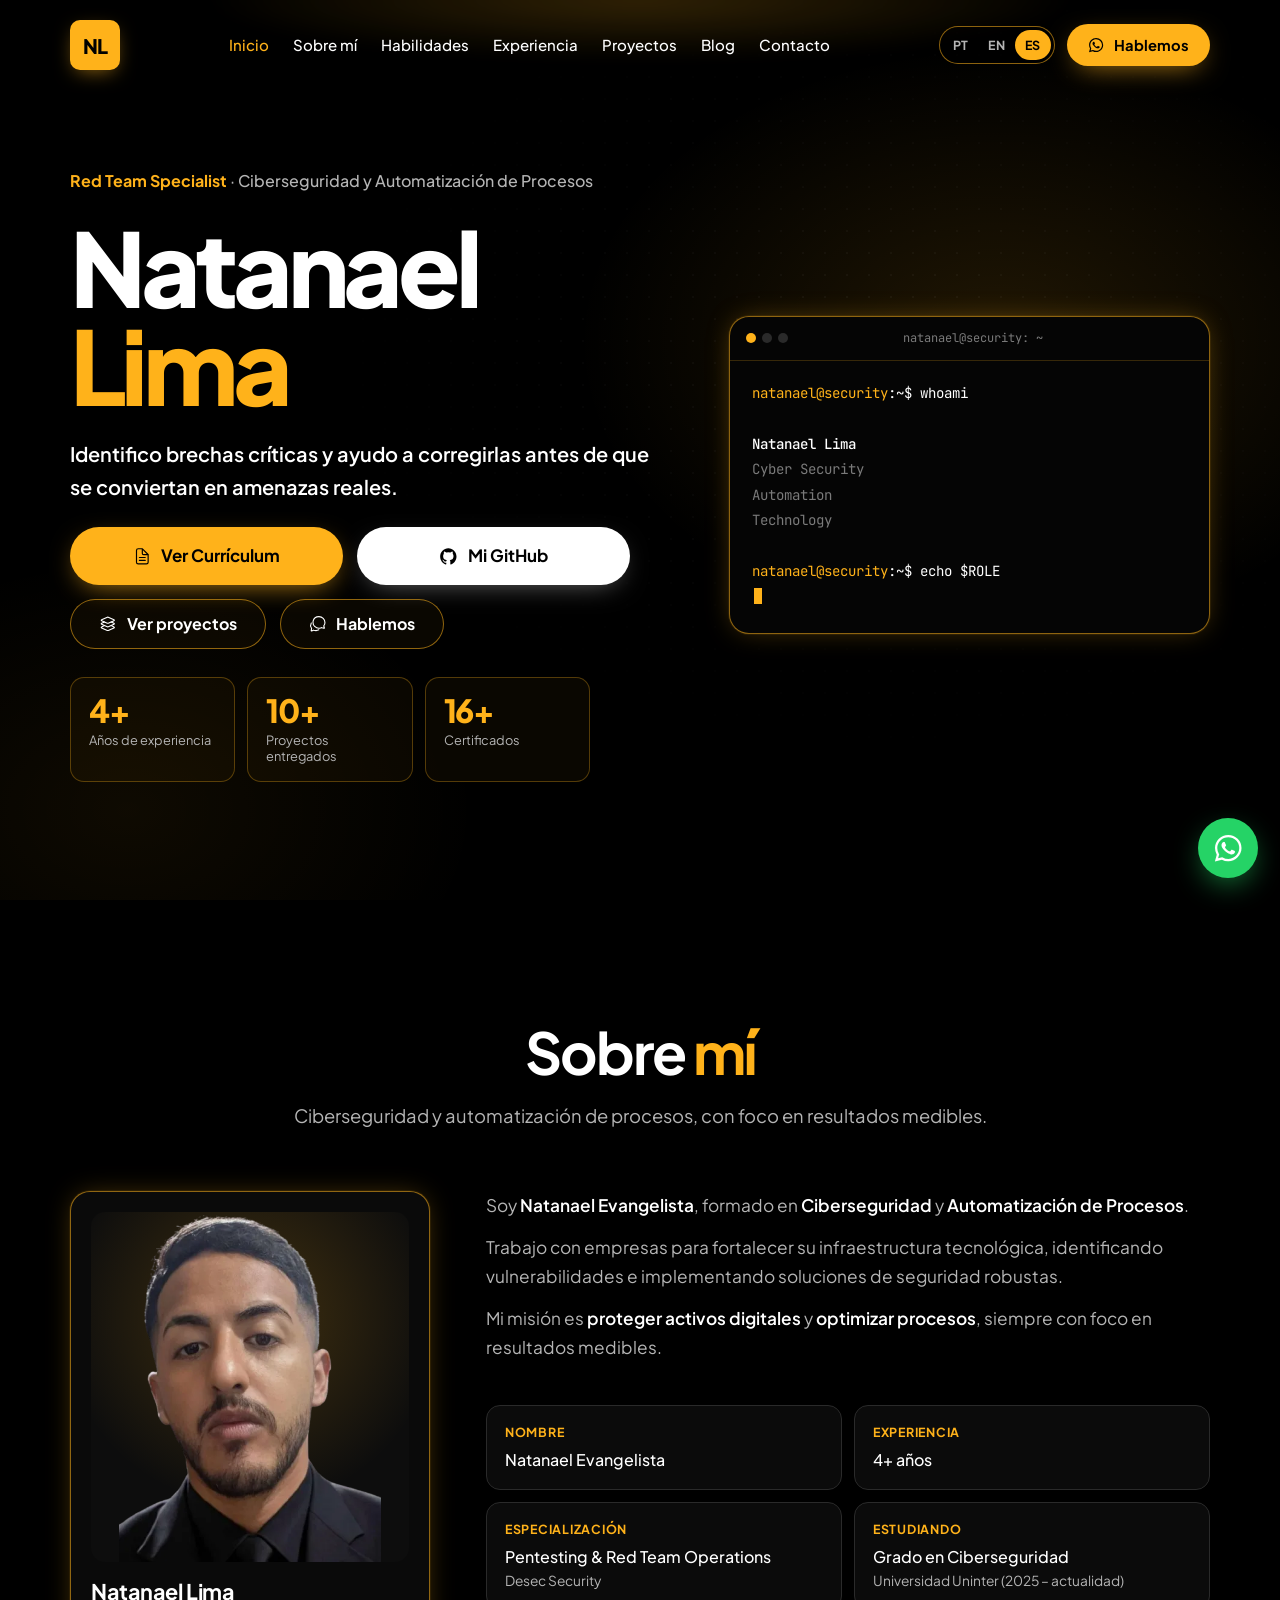
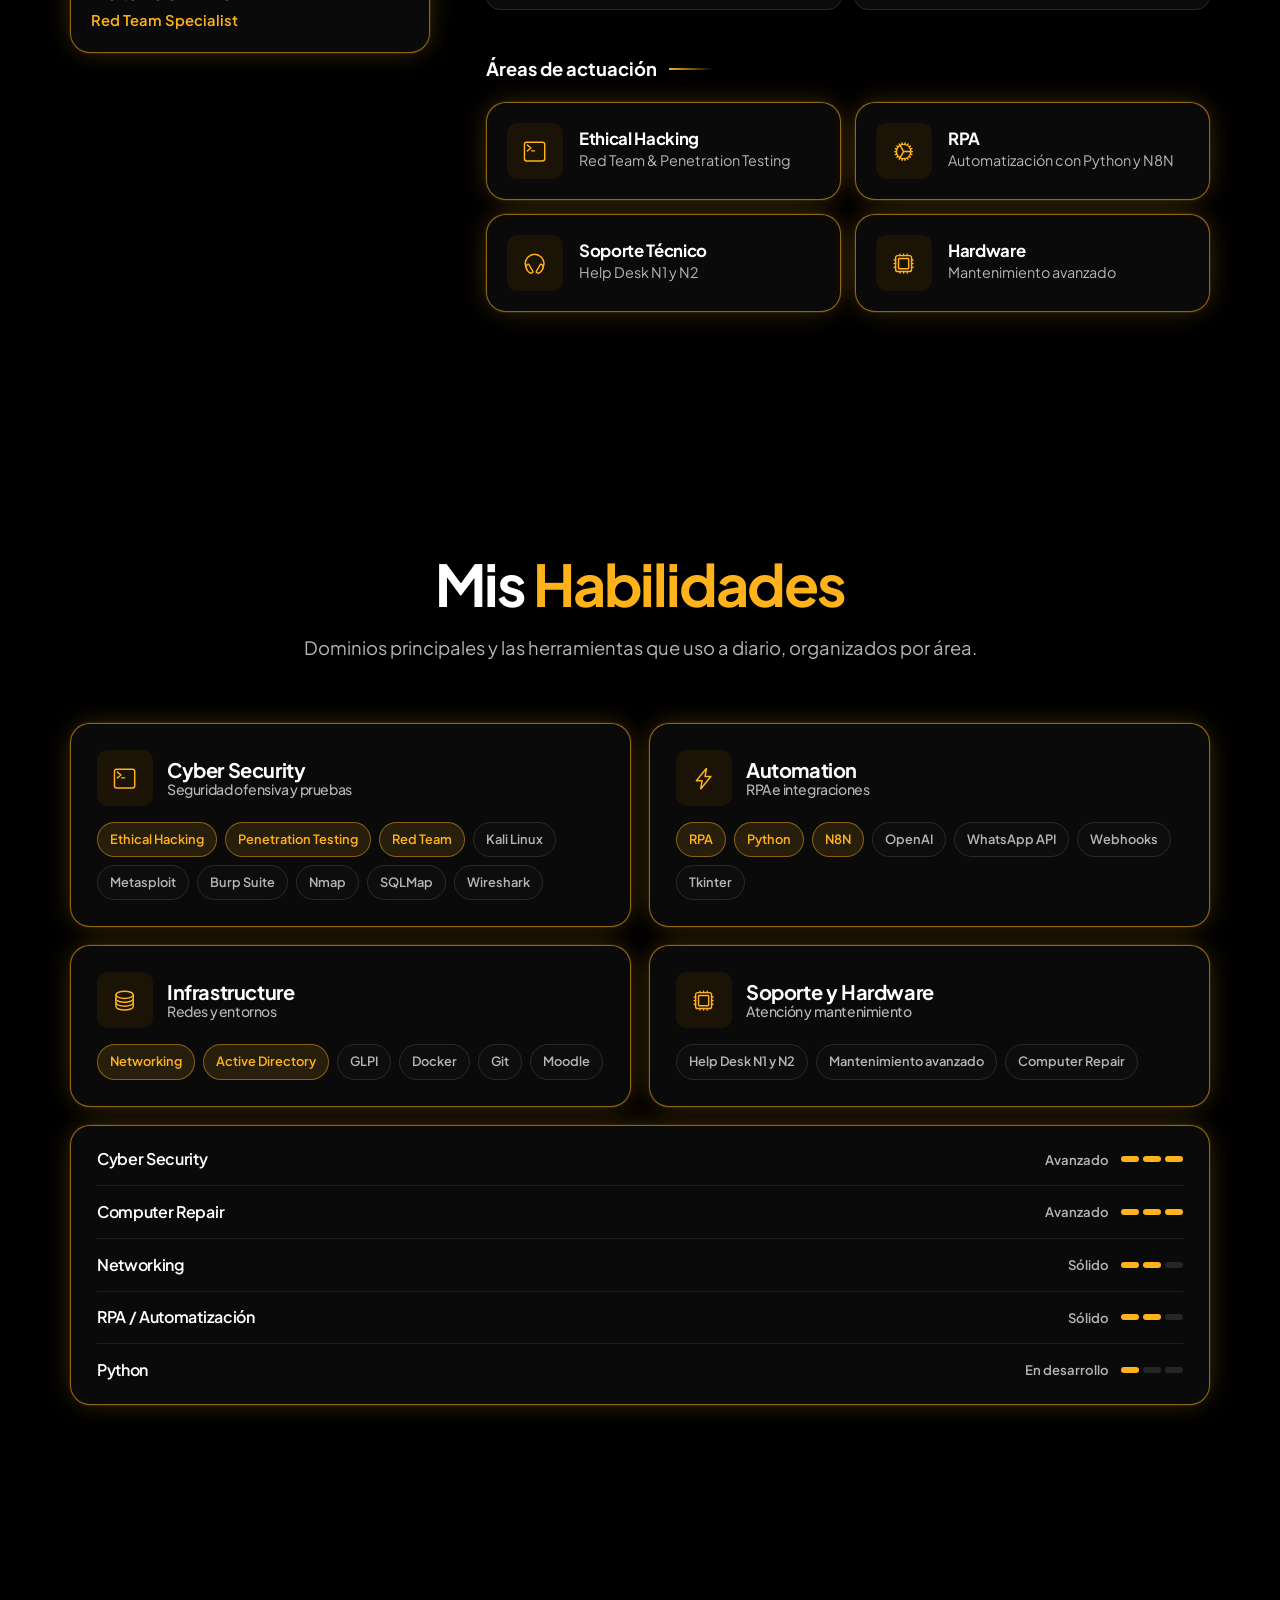
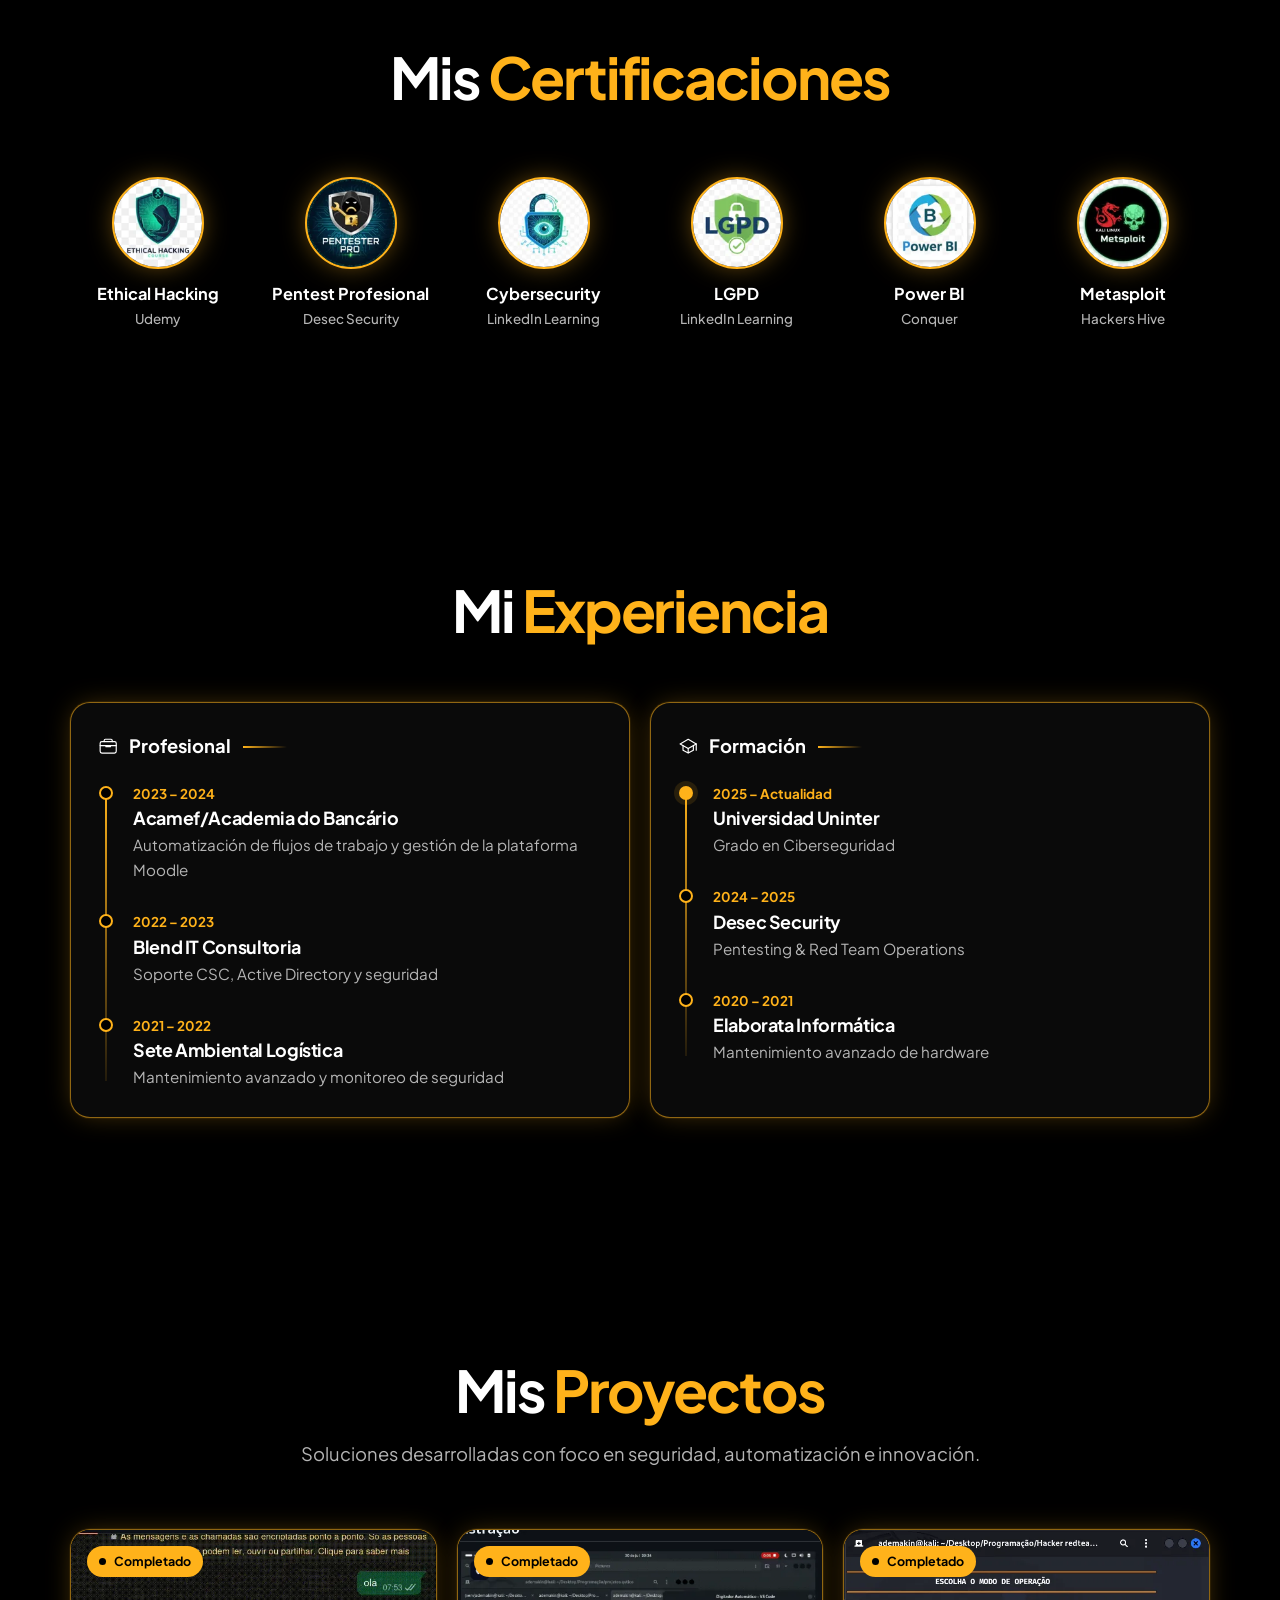
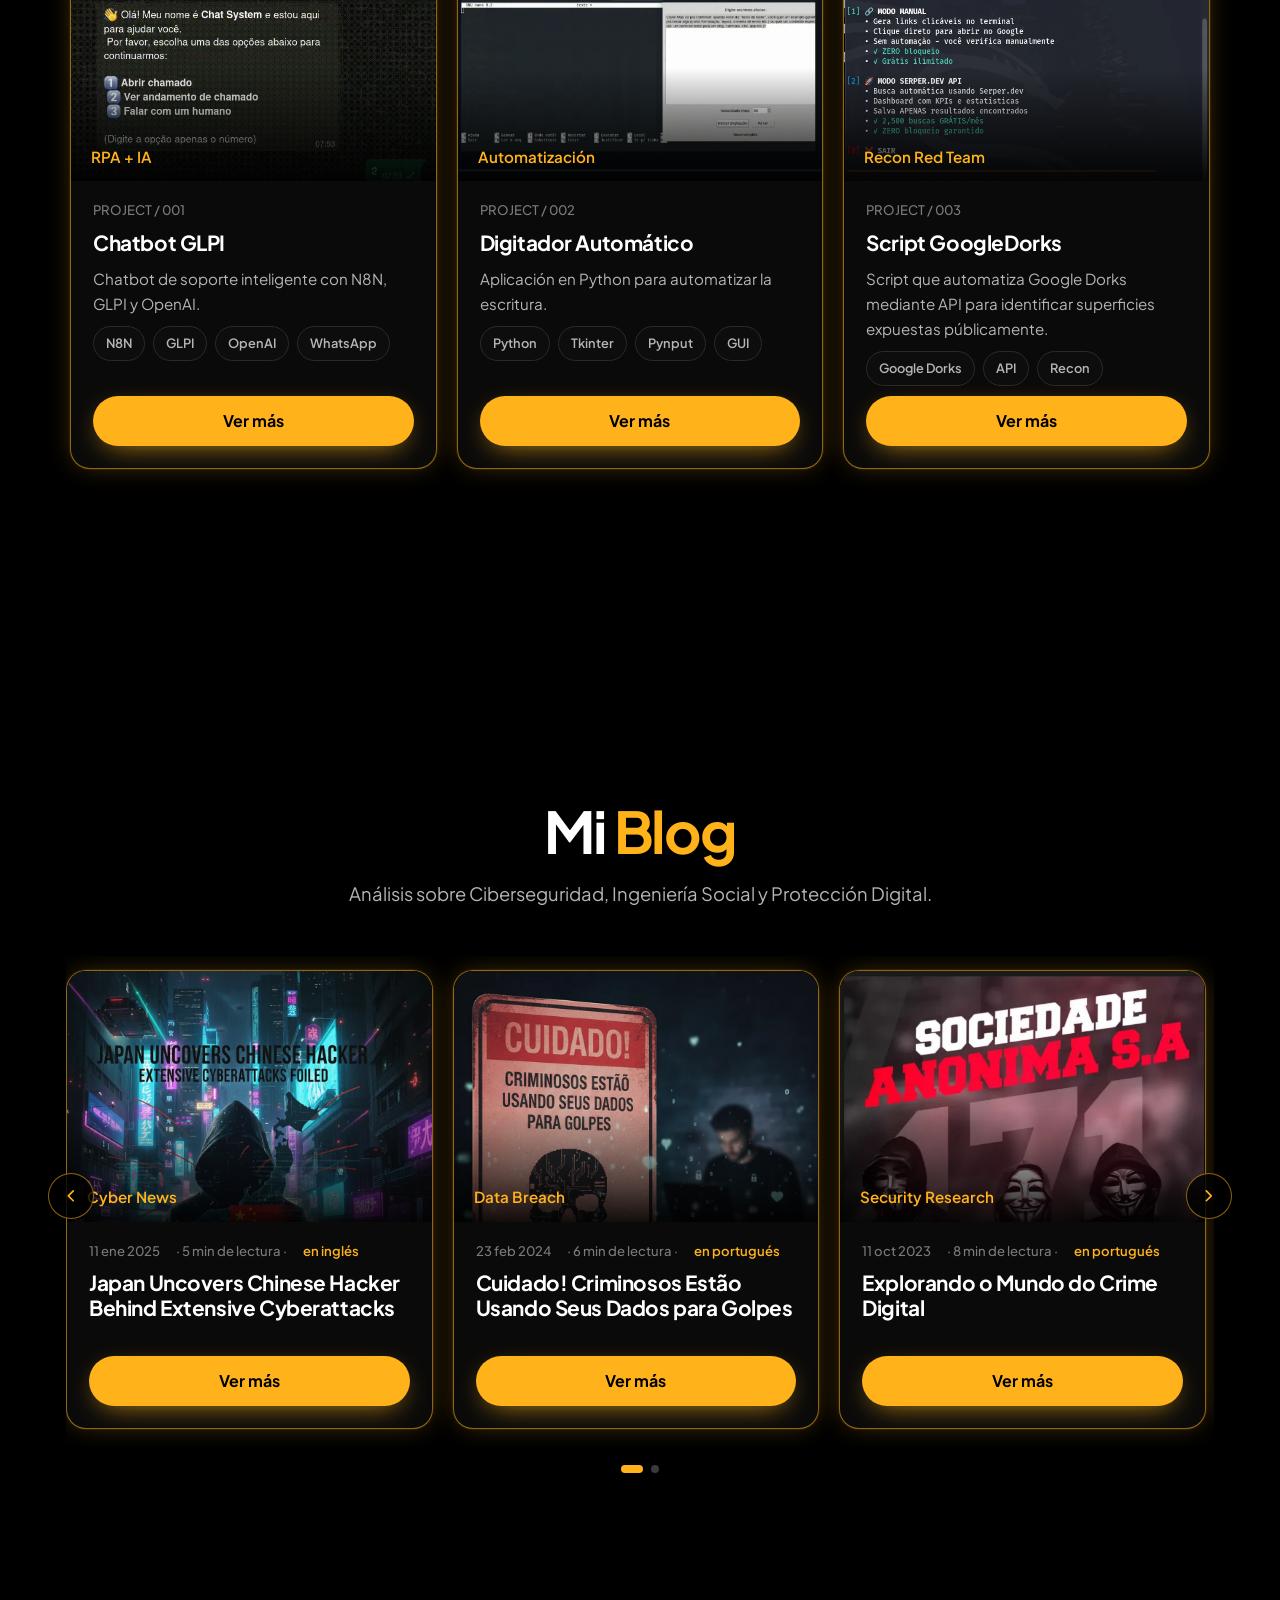
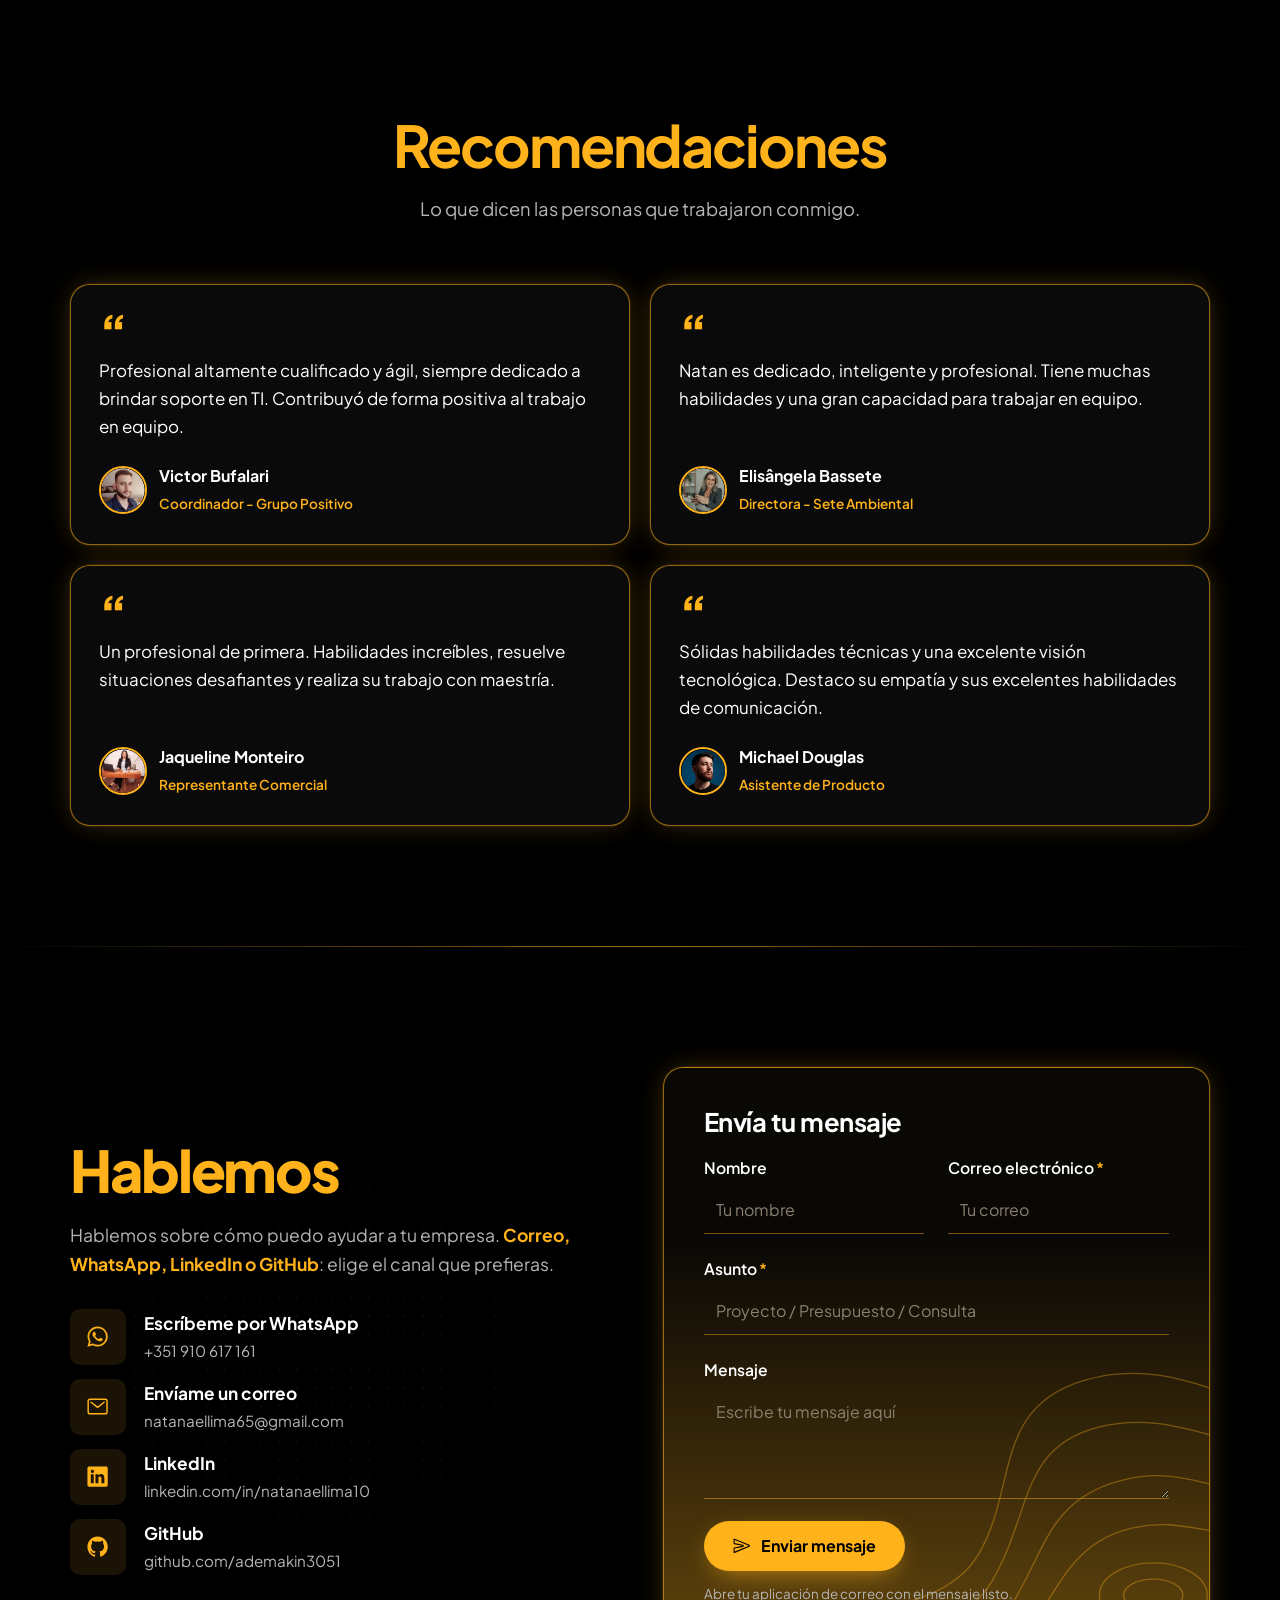
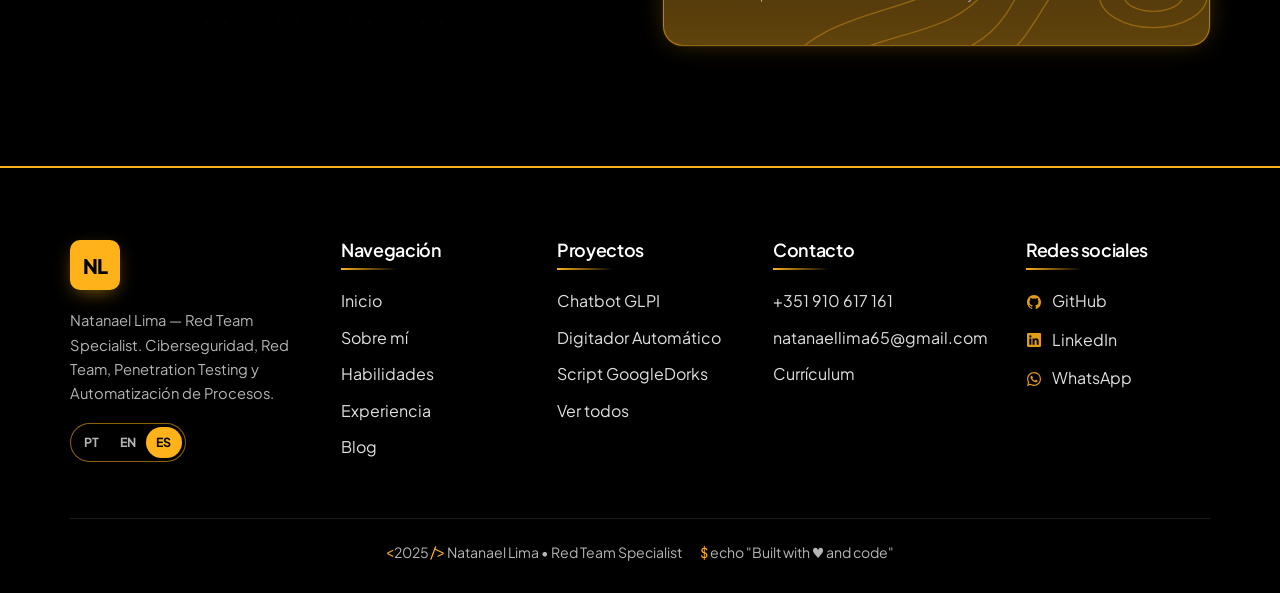
<file: es/index.html>
<!DOCTYPE html>
<html lang="es">
<head>
  <meta charset="UTF-8">
  <meta name="viewport" content="width=device-width, initial-scale=1, viewport-fit=cover">
  <title>Portafolio de Natanael Lima | Red Team Specialist</title>
  <meta name="description" content="Especialista en Ciberseguridad, Red Team, Penetration Testing y Automatización de Procesos. Convirtiendo la seguridad en una ventaja competitiva.">
  <meta name="author" content="Natanael Lima">
  <meta name="keywords" content="cybersecurity, red team, penetration testing, ethical hacker, RPA, automation">
  <meta name="theme-color" content="#000000">
  <link rel="canonical" href="https://natanaellima.blog/es/">
  <link rel="alternate" hreflang="pt-BR" href="https://natanaellima.blog/">
  <link rel="alternate" hreflang="en" href="https://natanaellima.blog/en/">
  <link rel="alternate" hreflang="es" href="https://natanaellima.blog/es/">
  <link rel="alternate" hreflang="x-default" href="https://natanaellima.blog/">
  <meta property="og:type" content="website">
  <meta property="og:site_name" content="Natanael Lima">
  <meta property="og:locale" content="es_ES">
  <meta property="og:locale:alternate" content="pt_BR">
  <meta property="og:locale:alternate" content="en_US">
  <meta property="og:title" content="Portafolio de Natanael Lima | Red Team Specialist">
  <meta property="og:description" content="Especialista en Ciberseguridad, Red Team, Penetration Testing y Automatización de Procesos. Convirtiendo la seguridad en una ventaja competitiva.">
  <meta property="og:url" content="https://natanaellima.blog/es/">
  <meta property="og:image" content="https://natanaellima.blog/img/my-avatar.png">
  <meta name="twitter:card" content="summary">
  <link rel="icon" href="../favicon.svg" type="image/svg+xml">
  <link rel="preconnect" href="https://fonts.googleapis.com">
  <link rel="preconnect" href="https://fonts.gstatic.com" crossorigin>
  <link href="https://fonts.googleapis.com/css2?family=Plus+Jakarta+Sans:wght@400;500;600;700;800&family=JetBrains+Mono:wght@400;500&display=swap" rel="stylesheet">
  <link rel="stylesheet" href="../css/style.css?v=20c04139">
  <script>document.documentElement.classList.add('js')</script>
  <script type="application/ld+json">
  {"@context":"https://schema.org","@type":"Person","name":"Natanael Lima","jobTitle":"Red Team Specialist","url":"https://natanaellima.blog/","image":"https://natanaellima.blog/img/my-avatar.png","email":"mailto:natanaellima65@gmail.com","sameAs":["https://github.com/ademakin3051","https://www.linkedin.com/in/natanaellima10"],"knowsAbout":["Cybersecurity","Red Team","Penetration Testing","Ethical Hacking","RPA","Automação de Processos"]}
  </script>
</head>
<body>
<svg xmlns="http://www.w3.org/2000/svg" style="display:none" aria-hidden="true"><symbol id="i-github" viewBox="0 0 512 512"><path d="M256 32C132.3 32 32 134.9 32 261.7c0 101.5 64.2 187.5 153.2 217.9a17.56 17.56 0 003.8.4c8.3 0 11.5-6.1 11.5-11.4 0-5.5-.2-19.9-.3-39.1a102.4 102.4 0 01-22.6 2.7c-43.1 0-52.9-33.5-52.9-33.5-10.2-26.5-24.9-33.6-24.9-33.6-19.5-13.7-.1-14.1 1.4-14.1h.1c22.5 2 34.3 23.8 34.3 23.8 11.2 19.6 26.2 25.1 39.6 25.1a63 63 0 0025.6-6c2-14.8 7.8-24.9 14.2-30.7-49.7-5.8-102-25.5-102-113.5 0-25.1 8.7-45.6 23-61.6-2.3-5.8-10-29.2 2.2-60.8a18.64 18.64 0 015-.5c8.1 0 26.4 3.1 56.6 24.1a208.21 208.21 0 01112.2 0c30.2-21 48.5-24.1 56.6-24.1a18.64 18.64 0 015 .5c12.2 31.6 4.5 55 2.2 60.8 14.3 16.1 23 36.6 23 61.6 0 88.2-52.4 107.6-102.3 113.3 8 7.1 15.2 21.1 15.2 42.5 0 30.7-.3 55.5-.3 63 0 5.4 3.1 11.5 11.4 11.5a19.35 19.35 0 004-.4C415.9 449.2 480 363.1 480 261.7 480 134.9 379.7 32 256 32z"/></symbol><symbol id="i-linkedin" viewBox="0 0 512 512"><path d="M444.17 32H70.28C49.85 32 32 46.7 32 66.89v374.72C32 461.91 49.85 480 70.28 480h373.78c20.54 0 35.94-18.21 35.94-38.39V66.89C480.12 46.7 464.6 32 444.17 32zm-273.3 373.43h-64.18V205.88h64.18zM141 175.54h-.46c-20.54 0-33.84-15.29-33.84-34.43 0-19.49 13.65-34.42 34.65-34.42s33.85 14.82 34.31 34.42c-.01 19.14-13.31 34.43-34.66 34.43zm264.43 229.89h-64.18V296.32c0-26.14-9.34-44-32.56-44-17.74 0-28.24 12-32.91 23.69-1.75 4.2-2.22 9.92-2.22 15.76v113.66h-64.18V205.88h64.18v27.77c9.34-13.3 23.93-32.44 57.88-32.44 42.13 0 74 27.77 74 87.64z"/></symbol><symbol id="i-whatsapp" viewBox="0 0 512 512"><path d="M414.73 97.1A222.14 222.14 0 00256.94 32C134 32 33.92 131.58 33.87 254a220.61 220.61 0 0029.78 111L32 480l118.25-30.87a223.63 223.63 0 00106.6 27h.09c122.93 0 223-99.59 223.06-222A220.18 220.18 0 00414.73 97.1zM256.94 438.66h-.08a185.75 185.75 0 01-94.36-25.72l-6.77-4-70.17 18.32 18.73-68.09-4.41-7A183.46 183.46 0 0171.53 254c0-101.73 83.21-184.5 185.48-184.5a185 185 0 01185.33 184.64c-.04 101.74-83.21 184.52-185.4 184.52zm101.69-138.19c-5.57-2.78-33-16.2-38.08-18.05s-8.83-2.78-12.54 2.78-14.4 18-17.65 21.75-6.5 4.16-12.07 1.38-23.54-8.63-44.83-27.53c-16.57-14.71-27.75-32.87-31-38.42s-.35-8.56 2.44-11.32c2.51-2.49 5.57-6.48 8.36-9.72s3.72-5.56 5.57-9.26.93-6.94-.46-9.71-12.54-30.08-17.18-41.19c-4.53-10.82-9.12-9.35-12.54-9.52-3.25-.16-7-.2-10.69-.2a20.53 20.53 0 00-14.86 6.94c-5.11 5.56-19.51 19-19.51 46.28s20 53.68 22.76 57.38 39.3 59.73 95.21 83.76a323.11 323.11 0 0031.78 11.68c13.35 4.22 25.5 3.63 35.1 2.2 10.71-1.59 33-13.42 37.63-26.38s4.64-24.06 3.25-26.37-5.11-3.71-10.69-6.48z" fill-rule="evenodd"/></symbol><symbol id="i-mail" viewBox="0 0 512 512"><rect x="48" y="96" width="416" height="320" rx="40" ry="40" fill="none" stroke="currentColor" stroke-linecap="round" stroke-linejoin="round" stroke-width="32"/><path fill="none" stroke="currentColor" stroke-linecap="round" stroke-linejoin="round" stroke-width="32" d="M112 160l144 112 144-112"/></symbol><symbol id="i-menu" viewBox="0 0 512 512"><path fill="none" stroke="currentColor" stroke-linecap="round" stroke-miterlimit="10" stroke-width="32" d="M80 160h352M80 256h352M80 352h352"/></symbol><symbol id="i-close" viewBox="0 0 512 512"><path fill="none" stroke="currentColor" stroke-linecap="round" stroke-linejoin="round" stroke-width="32" d="M368 368L144 144M368 144L144 368"/></symbol><symbol id="i-arrow" viewBox="0 0 512 512"><path fill="none" stroke="currentColor" stroke-linecap="round" stroke-linejoin="round" stroke-width="48" d="M268 112l144 144-144 144M392 256H100"/></symbol><symbol id="i-open" viewBox="0 0 512 512"><path d="M384 224v184a40 40 0 01-40 40H104a40 40 0 01-40-40V168a40 40 0 0140-40h167.48M336 64h112v112M224 288L440 72" fill="none" stroke="currentColor" stroke-linecap="round" stroke-linejoin="round" stroke-width="32"/></symbol><symbol id="i-play" viewBox="0 0 512 512"><path d="M448 256c0-106-86-192-192-192S64 150 64 256s86 192 192 192 192-86 192-192z" fill="none" stroke="currentColor" stroke-miterlimit="10" stroke-width="32"/><path d="M216.32 334.44l114.45-69.14a10.89 10.89 0 000-18.6l-114.45-69.14a10.78 10.78 0 00-16.32 9.31v138.26a10.78 10.78 0 0016.32 9.31z"/></symbol><symbol id="i-doc" viewBox="0 0 512 512"><path d="M416 221.25V416a48 48 0 01-48 48H144a48 48 0 01-48-48V96a48 48 0 0148-48h98.75a32 32 0 0122.62 9.37l141.26 141.26a32 32 0 019.37 22.62z" fill="none" stroke="currentColor" stroke-linejoin="round" stroke-width="32"/><path d="M256 56v120a32 32 0 0032 32h120M176 288h160M176 368h160" fill="none" stroke="currentColor" stroke-linecap="round" stroke-linejoin="round" stroke-width="32"/></symbol><symbol id="i-shield" viewBox="0 0 512 512"><path fill="none" stroke="currentColor" stroke-linecap="round" stroke-linejoin="round" stroke-width="32" d="M336 176L225.2 304 176 255.8"/><path d="M463.1 112.37C373.68 96.33 336.71 84.45 256 48c-80.71 36.45-117.68 48.33-207.1 64.37C32.7 369.13 240.58 457.79 256 464c15.42-6.21 223.3-94.87 207.1-351.63z" fill="none" stroke="currentColor" stroke-linecap="round" stroke-linejoin="round" stroke-width="32"/></symbol><symbol id="i-shieldhalf" viewBox="0 0 512 512"><path d="M463.1 112.37C373.68 96.33 336.71 84.45 256 48c-80.71 36.45-117.68 48.33-207.1 64.37C32.7 369.13 240.58 457.79 256 464c15.42-6.21 223.3-94.87 207.1-351.63z" fill="none" stroke="currentColor" stroke-linecap="round" stroke-linejoin="round" stroke-width="32"/><path d="M256 48c-80.71 36.45-117.68 48.33-207.1 64.37C32.7 369.13 240.58 457.79 256 464z"/></symbol><symbol id="i-bug" viewBox="0 0 512 512"><path d="M370 378c28.89 23.52 46 46.07 46 86M142 378c-28.89 23.52-46 46.06-46 86M384 208c28.89-23.52 32-56.07 32-96M128 206c-28.89-23.52-32-54.06-32-94M464 288.13h-80M128 288.13H48M256 192v256" fill="none" stroke="currentColor" stroke-linecap="round" stroke-linejoin="round" stroke-width="32"/><path d="M256 448h0c-70.4 0-128-57.6-128-128v-96.07c0-65.07 57.6-96 128-96h0c70.4 0 128 25.6 128 96V320c0 70.4-57.6 128-128 128z" fill="none" stroke="currentColor" stroke-linecap="round" stroke-linejoin="round" stroke-width="32"/><path d="M179.43 143.52a49.08 49.08 0 01-3.43-15.73A80 80 0 01255.79 48h.42A80 80 0 01336 127.79a41.91 41.91 0 01-3.12 14.3" fill="none" stroke="currentColor" stroke-linecap="round" stroke-linejoin="round" stroke-width="32"/></symbol><symbol id="i-wifi" viewBox="0 0 512 512"><path d="M332.41 310.59a115 115 0 00-152.8 0M393.46 249.54a201.26 201.26 0 00-274.92 0M447.72 182.11a288 288 0 00-383.44 0" fill="none" stroke="currentColor" stroke-linecap="round" stroke-linejoin="round" stroke-width="32"/><path d="M256 416a32 32 0 1132-32 32 32 0 01-32 32z"/></symbol><symbol id="i-fish" viewBox="0 0 512 512"><path fill="none" stroke="currentColor" stroke-width="32" stroke-linejoin="round" d="M240 152c-50.71 12.21-94.15 52.31-120.3 73.43a261.14 261.14 0 00-23.81-19.58C59.53 179.29 16 176 16 176s11.37 51.53 41.36 79.83C27.37 284.14 16 335.67 16 335.67s43.53-3.29 79.89-29.85a259.18 259.18 0 0023.61-19.41c26.1 21.14 69.74 61.34 120.5 73.59l-16 56c39.43-6.67 78.86-35.51 94.72-48.25C448 362 496 279 496 256c0-22-48-106-176.89-111.73C303.52 131.78 263.76 102.72 224 96z"/><circle cx="416" cy="239.99" r="16"/><path fill="none" stroke="currentColor" stroke-width="32" stroke-linecap="round" stroke-miterlimit="20" d="M378.37 356a199.22 199.22 0 010-200"/></symbol><symbol id="i-chat" viewBox="0 0 512 512"><path d="M431 320.6c-1-3.6 1.2-8.6 3.3-12.2a33.68 33.68 0 012.1-3.1A162 162 0 00464 215c.3-92.2-77.5-167-173.7-167-83.9 0-153.9 57.1-170.3 132.9a160.7 160.7 0 00-3.7 34.2c0 92.3 74.8 169.1 171 169.1 15.3 0 35.9-4.6 47.2-7.7s22.5-7.2 25.4-8.3a26.44 26.44 0 019.3-1.7 26 26 0 0110.1 2l56.7 20.1a13.52 13.52 0 003.9 1 8 8 0 008-8 12.85 12.85 0 00-.5-2.7z" fill="none" stroke="currentColor" stroke-linecap="round" stroke-miterlimit="10" stroke-width="32"/><path d="M66.46 232a146.23 146.23 0 006.39 152.67c2.31 3.49 3.61 6.19 3.21 8s-11.93 61.87-11.93 61.87a8 8 0 002.71 7.68A8.17 8.17 0 0072 464a7.26 7.26 0 002.91-.6l56.21-22a15.7 15.7 0 0112 .2c18.94 7.38 39.88 12 60.83 12A159.21 159.21 0 00284 432.11" fill="none" stroke="currentColor" stroke-linecap="round" stroke-miterlimit="10" stroke-width="32"/></symbol><symbol id="i-create" viewBox="0 0 512 512"><path d="M384 224v184a40 40 0 01-40 40H104a40 40 0 01-40-40V168a40 40 0 0140-40h167.48" fill="none" stroke="currentColor" stroke-linecap="round" stroke-linejoin="round" stroke-width="32"/><path d="M459.94 53.25a16.06 16.06 0 00-23.22-.56L424.35 65a8 8 0 000 11.31l11.34 11.32a8 8 0 0011.34 0l12.06-12c6.1-6.09 6.67-16.01.85-22.38zM399.34 90L218.82 270.2a9 9 0 00-2.31 3.93L208.16 299a3.91 3.91 0 004.86 4.86l24.85-8.35a9 9 0 003.93-2.31L422 112.66a9 9 0 000-12.66l-9.95-10a9 9 0 00-12.71 0z"/></symbol><symbol id="i-calendar" viewBox="0 0 512 512"><rect fill="none" stroke="currentColor" stroke-linejoin="round" stroke-width="32" x="48" y="80" width="416" height="384" rx="48"/><circle cx="296" cy="232" r="24"/><circle cx="376" cy="232" r="24"/><circle cx="296" cy="312" r="24"/><circle cx="376" cy="312" r="24"/><circle cx="136" cy="312" r="24"/><circle cx="216" cy="312" r="24"/><circle cx="136" cy="392" r="24"/><circle cx="216" cy="392" r="24"/><circle cx="296" cy="392" r="24"/><path fill="none" stroke="currentColor" stroke-linejoin="round" stroke-width="32" stroke-linecap="round" d="M128 48v32M384 48v32"/><path fill="none" stroke="currentColor" stroke-linejoin="round" stroke-width="32" d="M464 160H48"/></symbol><symbol id="i-time" viewBox="0 0 512 512"><path d="M256 64C150 64 64 150 64 256s86 192 192 192 192-86 192-192S362 64 256 64z" fill="none" stroke="currentColor" stroke-miterlimit="10" stroke-width="32"/><path fill="none" stroke="currentColor" stroke-linecap="round" stroke-linejoin="round" stroke-width="32" d="M256 128v144h96"/></symbol><symbol id="i-cog" viewBox="0 0 512 512"><path d="M456.7 242.27l-26.08-4.2a8 8 0 01-6.6-6.82c-.5-3.2-1-6.41-1.7-9.51a8.08 8.08 0 013.9-8.62l23.09-12.82a8.05 8.05 0 003.9-9.92l-4-11a7.94 7.94 0 00-9.4-5l-25.89 5a8 8 0 01-8.59-4.11q-2.25-4.2-4.8-8.41a8.16 8.16 0 01.7-9.52l17.29-19.94a8 8 0 00.3-10.62l-7.49-9a7.88 7.88 0 00-10.5-1.51l-22.69 13.63a8 8 0 01-9.39-.9c-2.4-2.11-4.9-4.21-7.4-6.22a8 8 0 01-2.5-9.11l9.4-24.75A8 8 0 00365 78.77l-10.2-5.91a8 8 0 00-10.39 2.21l-16.64 20.84a7.15 7.15 0 01-8.5 2.5s-5.6-2.3-9.8-3.71A8 8 0 01304 87l.4-26.45a8.07 8.07 0 00-6.6-8.42l-11.59-2a8.07 8.07 0 00-9.1 5.61l-8.6 25.05a8 8 0 01-7.79 5.41h-9.8a8.07 8.07 0 01-7.79-5.41l-8.6-25.05a8.07 8.07 0 00-9.1-5.61l-11.59 2a8.07 8.07 0 00-6.6 8.42l.4 26.45a8 8 0 01-5.49 7.71c-2.3.9-7.3 2.81-9.7 3.71-2.8 1-6.1.2-8.8-2.91l-16.51-20.34A8 8 0 00156.75 73l-10.2 5.91a7.94 7.94 0 00-3.3 10.09l9.4 24.75a8.06 8.06 0 01-2.5 9.11c-2.5 2-5 4.11-7.4 6.22a8 8 0 01-9.39.9L111 116.14a8 8 0 00-10.5 1.51l-7.49 9a8 8 0 00.3 10.62l17.29 19.94a8 8 0 01.7 9.52q-2.55 4-4.8 8.41a8.11 8.11 0 01-8.59 4.11l-25.89-5a8 8 0 00-9.4 5l-4 11a8.05 8.05 0 003.9 9.92L85.58 213a7.94 7.94 0 013.9 8.62c-.6 3.2-1.2 6.31-1.7 9.51a8.08 8.08 0 01-6.6 6.82l-26.08 4.2a8.09 8.09 0 00-7.1 7.92v11.72a7.86 7.86 0 007.1 7.92l26.08 4.2a8 8 0 016.6 6.82c.5 3.2 1 6.41 1.7 9.51a8.08 8.08 0 01-3.9 8.62L62.49 311.7a8.05 8.05 0 00-3.9 9.92l4 11a7.94 7.94 0 009.4 5l25.89-5a8 8 0 018.59 4.11q2.25 4.2 4.8 8.41a8.16 8.16 0 01-.7 9.52l-17.29 19.96a8 8 0 00-.3 10.62l7.49 9a7.88 7.88 0 0010.5 1.51l22.69-13.63a8 8 0 019.39.9c2.4 2.11 4.9 4.21 7.4 6.22a8 8 0 012.5 9.11l-9.4 24.75a8 8 0 003.3 10.12l10.2 5.91a8 8 0 0010.39-2.21l16.79-20.64c2.1-2.6 5.5-3.7 8.2-2.6 3.4 1.4 5.7 2.2 9.9 3.61a8 8 0 015.49 7.71l-.4 26.45a8.07 8.07 0 006.6 8.42l11.59 2a8.07 8.07 0 009.1-5.61l8.6-25a8 8 0 017.79-5.41h9.8a8.07 8.07 0 017.79 5.41l8.6 25a8.07 8.07 0 009.1 5.61l11.59-2a8.07 8.07 0 006.6-8.42l-.4-26.45a8 8 0 015.49-7.71c4.2-1.41 7-2.51 9.6-3.51s5.8-1 8.3 2.1l17 20.94A8 8 0 00355 439l10.2-5.91a7.93 7.93 0 003.3-10.12l-9.4-24.75a8.08 8.08 0 012.5-9.12c2.5-2 5-4.1 7.4-6.21a8 8 0 019.39-.9L401 395.66a8 8 0 0010.5-1.51l7.49-9a8 8 0 00-.3-10.62l-17.29-19.94a8 8 0 01-.7-9.52q2.55-4.05 4.8-8.41a8.11 8.11 0 018.59-4.11l25.89 5a8 8 0 009.4-5l4-11a8.05 8.05 0 00-3.9-9.92l-23.09-12.82a7.94 7.94 0 01-3.9-8.62c.6-3.2 1.2-6.31 1.7-9.51a8.08 8.08 0 016.6-6.82l26.08-4.2a8.09 8.09 0 007.1-7.92V250a8.25 8.25 0 00-7.27-7.73zM256 112a143.82 143.82 0 01139.38 108.12A16 16 0 01379.85 240H274.61a16 16 0 01-13.91-8.09l-52.1-91.71a16 16 0 019.85-23.39A146.94 146.94 0 01256 112zM112 256a144 144 0 0143.65-103.41 16 16 0 0125.17 3.47L233.06 248a16 16 0 010 15.87l-52.67 91.7a16 16 0 01-25.18 3.36A143.94 143.94 0 01112 256zm144 144a146.9 146.9 0 01-38.19-4.95 16 16 0 01-9.76-23.44l52.58-91.55a16 16 0 0113.88-8H379.9a16 16 0 0115.52 19.88A143.84 143.84 0 01256 400z"/></symbol><symbol id="i-headset" viewBox="0 0 512 512"><path d="M83 384c-13-33-35-93.37-35-128C48 141.12 149.33 48 256 48s208 93.12 208 208c0 34.63-23 97-35 128" fill="none" stroke="currentColor" stroke-linecap="round" stroke-linejoin="round" stroke-width="32"/><path d="M108.39 270.13l-13.69 8h0c-30.23 17.7-31.7 72.41-3.38 122.2s75.87 75.81 106.1 58.12h0l13.69-8a16.16 16.16 0 005.78-21.87L130 276a15.74 15.74 0 00-21.61-5.87zM403.61 270.13l13.69 8h0c30.23 17.69 31.74 72.4 3.38 122.19s-75.87 75.81-106.1 58.12h0l-13.69-8a16.16 16.16 0 01-5.78-21.87L382 276a15.74 15.74 0 0121.61-5.87z" fill="none" stroke="currentColor" stroke-miterlimit="10" stroke-width="32"/></symbol><symbol id="i-chip" viewBox="0 0 512 512"><rect x="80" y="80" width="352" height="352" rx="48" ry="48" fill="none" stroke="currentColor" stroke-linejoin="round" stroke-width="32"/><rect x="144" y="144" width="224" height="224" rx="16" ry="16" fill="none" stroke="currentColor" stroke-linejoin="round" stroke-width="32"/><path fill="none" stroke="currentColor" stroke-linecap="round" stroke-linejoin="round" stroke-width="32" d="M256 80V48M336 80V48M176 80V48M256 464v-32M336 464v-32M176 464v-32M432 256h32M432 336h32M432 176h32M48 256h32M48 336h32M48 176h32"/></symbol><symbol id="i-terminal" viewBox="0 0 512 512"><rect x="32" y="48" width="448" height="416" rx="48" ry="48" fill="none" stroke="currentColor" stroke-linejoin="round" stroke-width="32"/><path fill="none" stroke="currentColor" stroke-linecap="round" stroke-linejoin="round" stroke-width="32" d="M96 112l80 64-80 64M192 240h64"/></symbol><symbol id="i-briefcase" viewBox="0 0 512 512"><rect x="32" y="128" width="448" height="320" rx="48" ry="48" fill="none" stroke="currentColor" stroke-linejoin="round" stroke-width="32"/><path d="M144 128V96a32 32 0 0132-32h160a32 32 0 0132 32v32M480 240H32M320 240v24a8 8 0 01-8 8H200a8 8 0 01-8-8v-24" fill="none" stroke="currentColor" stroke-linecap="round" stroke-linejoin="round" stroke-width="32"/></symbol><symbol id="i-school" viewBox="0 0 512 512"><path fill="none" stroke="currentColor" stroke-linecap="round" stroke-linejoin="round" stroke-width="32" d="M32 192L256 64l224 128-224 128L32 192z"/><path fill="none" stroke="currentColor" stroke-linecap="round" stroke-linejoin="round" stroke-width="32" d="M112 240v128l144 80 144-80V240M480 368V192M256 320v128"/></symbol><symbol id="i-ribbon" viewBox="0 0 512 512"><circle cx="256" cy="160" r="128" fill="none" stroke="currentColor" stroke-linecap="round" stroke-linejoin="round" stroke-width="32"/><path d="M143.65 227.82L48 400l86.86-.42a16 16 0 0113.82 7.8L192 480l88.33-194.32" fill="none" stroke="currentColor" stroke-linecap="round" stroke-linejoin="round" stroke-width="32"/><path d="M366.54 224L464 400l-86.86-.42a16 16 0 00-13.82 7.8L320 480l-64-140.8" fill="none" stroke="currentColor" stroke-linecap="round" stroke-linejoin="round" stroke-width="32"/><circle cx="256" cy="160" r="64" fill="none" stroke="currentColor" stroke-linecap="round" stroke-linejoin="round" stroke-width="32"/></symbol><symbol id="i-rocket" viewBox="0 0 512 512"><path d="M461.81 53.81a4.4 4.4 0 00-3.3-3.39c-54.38-13.3-180 34.09-248.13 102.17a294.9 294.9 0 00-33.09 39.08c-21-1.9-42-.3-59.88 7.5-50.49 22.2-65.18 80.18-69.28 105.07a9 9 0 009.8 10.4l81.07-8.9a180.29 180.29 0 001.1 18.3 18.15 18.15 0 005.3 11.09l31.39 31.39a18.15 18.15 0 0011.1 5.3 179.91 179.91 0 0018.19 1.1l-8.89 81a9 9 0 0010.39 9.79c24.9-4 83-18.69 105.07-69.17 7.8-17.9 9.4-38.79 7.6-59.69a293.91 293.91 0 0039.19-33.09c68.38-68 115.47-190.86 102.37-247.95zM298.66 213.67a42.7 42.7 0 1160.38 0 42.65 42.65 0 01-60.38 0z" fill="none" stroke="currentColor" stroke-linecap="round" stroke-linejoin="round" stroke-width="32"/><path d="M109.64 352a45.06 45.06 0 00-26.35 12.84C65.67 382.52 64 448 64 448s65.52-1.67 83.15-19.31A44.73 44.73 0 00160 402.32" fill="none" stroke="currentColor" stroke-linecap="round" stroke-linejoin="round" stroke-width="32"/></symbol><symbol id="i-git" viewBox="0 0 512 512"><circle cx="160" cy="96" r="48" fill="none" stroke="currentColor" stroke-linecap="round" stroke-linejoin="round" stroke-width="32"/><circle cx="160" cy="416" r="48" fill="none" stroke="currentColor" stroke-linecap="round" stroke-linejoin="round" stroke-width="32"/><path fill="none" stroke="currentColor" stroke-linecap="round" stroke-linejoin="round" stroke-width="32" d="M160 368V144"/><circle cx="352" cy="160" r="48" fill="none" stroke="currentColor" stroke-linecap="round" stroke-linejoin="round" stroke-width="32"/><path d="M352 208c0 128-192 48-192 160" fill="none" stroke="currentColor" stroke-linecap="round" stroke-linejoin="round" stroke-width="32"/></symbol><symbol id="i-server" viewBox="0 0 512 512"><ellipse cx="256" cy="128" rx="192" ry="80" fill="none" stroke="currentColor" stroke-linecap="round" stroke-miterlimit="10" stroke-width="32"/><path d="M448 214c0 44.18-86 80-192 80S64 258.18 64 214M448 300c0 44.18-86 80-192 80S64 344.18 64 300" fill="none" stroke="currentColor" stroke-linecap="round" stroke-miterlimit="10" stroke-width="32"/><path d="M64 127.24v257.52C64 428.52 150 464 256 464s192-35.48 192-79.24V127.24" fill="none" stroke="currentColor" stroke-linecap="round" stroke-miterlimit="10" stroke-width="32"/></symbol><symbol id="i-search" viewBox="0 0 512 512"><path d="M221.09 64a157.09 157.09 0 10157.09 157.09A157.1 157.1 0 00221.09 64z" fill="none" stroke="currentColor" stroke-miterlimit="10" stroke-width="32"/><path fill="none" stroke="currentColor" stroke-linecap="round" stroke-miterlimit="10" stroke-width="32" d="M338.29 338.29L448 448"/></symbol><symbol id="i-down" viewBox="0 0 512 512"><path fill="none" stroke="currentColor" stroke-linecap="round" stroke-linejoin="round" stroke-width="48" d="M112 184l144 144 144-144"/></symbol><symbol id="i-up" viewBox="0 0 512 512"><path fill="none" stroke="currentColor" stroke-linecap="round" stroke-linejoin="round" stroke-width="48" d="M112 244l144-144 144 144M256 120v292"/></symbol><symbol id="i-copy" viewBox="0 0 512 512"><rect x="128" y="128" width="336" height="336" rx="57" ry="57" fill="none" stroke="currentColor" stroke-linejoin="round" stroke-width="32"/><path d="M383.5 128l.5-24a56.16 56.16 0 00-56-56H112a64.19 64.19 0 00-64 64v216a56.16 56.16 0 0056 56h24" fill="none" stroke="currentColor" stroke-linecap="round" stroke-linejoin="round" stroke-width="32"/></symbol><symbol id="i-check" viewBox="0 0 512 512"><path fill="none" stroke="currentColor" stroke-linecap="round" stroke-linejoin="round" stroke-width="32" d="M416 128L192 384l-96-96"/></symbol><symbol id="i-pulse" viewBox="0 0 512 512"><path fill="none" stroke="currentColor" stroke-linecap="round" stroke-linejoin="round" stroke-width="32" d="M48 320h64l64-256 64 384 64-224 32 96h64"/><circle cx="432" cy="320" r="32" fill="none" stroke="currentColor" stroke-linecap="round" stroke-linejoin="round" stroke-width="32"/></symbol><symbol id="i-code" viewBox="0 0 512 512"><path fill="none" stroke="currentColor" stroke-linecap="round" stroke-linejoin="round" stroke-width="32" d="M160 368L32 256l128-112M352 368l128-112-128-112M304 96l-96 320"/></symbol><symbol id="i-flash" viewBox="0 0 512 512"><path d="M315.27 33L96 304h128l-31.51 173.23a2.36 2.36 0 002.33 2.77h0a2.36 2.36 0 001.89-.95L416 208H288l31.66-173.25a2.45 2.45 0 00-2.44-2.75h0a2.42 2.42 0 00-1.95 1z" fill="none" stroke="currentColor" stroke-linecap="round" stroke-linejoin="round" stroke-width="32"/></symbol><symbol id="i-layers" viewBox="0 0 512 512"><path d="M434.8 137.65l-149.36-68.1c-16.19-7.4-42.69-7.4-58.88 0L77.3 137.65c-17.6 8-17.6 21.09 0 29.09l148 67.5c16.89 7.7 44.69 7.7 61.58 0l148-67.5c17.52-8 17.52-21.1-.08-29.09zM160 308.52l-82.7 37.11c-17.6 8-17.6 21.1 0 29.1l148 67.5c16.89 7.69 44.69 7.69 61.58 0l148-67.5c17.6-8 17.6-21.1 0-29.1l-79.94-38.47" fill="none" stroke="currentColor" stroke-linecap="round" stroke-linejoin="round" stroke-width="32"/><path d="M160 204.48l-82.8 37.16c-17.6 8-17.6 21.1 0 29.1l148 67.49c16.89 7.7 44.69 7.7 61.58 0l148-67.49c17.7-8 17.7-21.1.1-29.1L352 204.48" fill="none" stroke="currentColor" stroke-linecap="round" stroke-linejoin="round" stroke-width="32"/></symbol><symbol id="i-left" viewBox="0 0 512 512"><path fill="none" stroke="currentColor" stroke-linecap="round" stroke-linejoin="round" stroke-width="48" d="M328 112L184 256l144 144"/></symbol><symbol id="i-right" viewBox="0 0 512 512"><path fill="none" stroke="currentColor" stroke-linecap="round" stroke-linejoin="round" stroke-width="48" d="M184 112l144 144-144 144"/></symbol><symbol id="i-send" viewBox="0 0 512 512"><path d="M470.3 271.15L43.16 447.31a7.83 7.83 0 01-11.16-7V327a8 8 0 016.51-7.86l247.62-47c17.36-3.29 17.36-28.15 0-31.44l-247.63-47a8 8 0 01-6.5-7.85V72.59c0-5.74 5.88-10.26 11.16-8L470.3 240.76a16 16 0 010 30.39z" fill="none" stroke="currentColor" stroke-linecap="round" stroke-linejoin="round" stroke-width="32"/></symbol></svg>
<a class="skip" href="#main">Saltar al contenido</a>
<header class="nav">
  <div class="wrap nav-inner">
    <a class="brand" href="#hero" aria-label="Natanael Lima — inicio"><span class="brand-tile">NL</span><span class="brand-name">Natanael Lima<small>Red Team Specialist</small></span></a>
    <nav class="nav-links" aria-label="Principal"><a href="#hero" data-section="hero">Inicio</a><a href="#about" data-section="about">Sobre mí</a><a href="#skills" data-section="skills">Habilidades</a><a href="#experience" data-section="experience">Experiencia</a><a href="projects.html">Proyectos</a><a href="blog.html">Blog</a><a href="#contact" data-section="contact">Contacto</a></nav>
    <div class="nav-side">
      <div class="lang" role="group" aria-label="Idioma"><a href="../index.html" hreflang="pt-BR" lang="pt-BR" title="Português">PT</a><a href="../en/index.html" hreflang="en" lang="en" title="English">EN</a><a href="../es/index.html" hreflang="es" lang="es" title="Español" aria-current="true">ES</a></div>
      <a class="btn btn-primary btn-sm btn-cta" href="https://wa.me/351910617161" target="_blank" rel="noopener noreferrer"><svg class="i" aria-hidden="true"><use href="#i-whatsapp"></use></svg> Hablemos</a>
      <button class="menu-btn" id="menuBtn" aria-expanded="false" aria-controls="mobileMenu" aria-label="Abrir menú" data-label-open="Abrir menú" data-label-close="Cerrar menú"><svg class="i" aria-hidden="true"><use href="#i-menu"></use></svg></button>
    </div>
  </div>
</header>
<nav class="mobile-menu" id="mobileMenu" aria-label="Menú móvil">
  <a href="#hero" data-section="hero">Inicio<svg class="i" aria-hidden="true"><use href="#i-right"></use></svg></a><a href="#about" data-section="about">Sobre mí<svg class="i" aria-hidden="true"><use href="#i-right"></use></svg></a><a href="#skills" data-section="skills">Habilidades<svg class="i" aria-hidden="true"><use href="#i-right"></use></svg></a><a href="#experience" data-section="experience">Experiencia<svg class="i" aria-hidden="true"><use href="#i-right"></use></svg></a><a href="projects.html">Proyectos<svg class="i" aria-hidden="true"><use href="#i-right"></use></svg></a><a href="blog.html">Blog<svg class="i" aria-hidden="true"><use href="#i-right"></use></svg></a><a href="#contact" data-section="contact">Contacto<svg class="i" aria-hidden="true"><use href="#i-right"></use></svg></a>
  <a class="btn btn-primary" href="https://wa.me/351910617161" target="_blank" rel="noopener noreferrer"><svg class="i" aria-hidden="true"><use href="#i-whatsapp"></use></svg> Hablemos</a>
</nav>
<main id="main">

<section class="hero" id="hero" aria-label="Natanael Lima">
  <div class="wrap hero-grid">
    <div class="hero-copy">
      <p class="hero-role"><b>Red Team Specialist</b> · Ciberseguridad y Automatización de Procesos</p>
      <h1>Natanael <span>Lima</span></h1>
      <p class="hero-lead"><strong>Identifico brechas críticas y ayudo a corregirlas antes de que se conviertan en amenazas reales.</strong></p>
      <div class="hero-cta">
        <a class="btn btn-primary btn-lg" href="https://drive.google.com/file/d/1lg2fYg4_A2yYg5QsX-86DCXbS38xX-Ok/view" target="_blank" rel="noopener noreferrer"><svg class="i" aria-hidden="true"><use href="#i-doc"></use></svg> Ver Currículum</a>
        <a class="btn btn-light btn-lg" href="https://github.com/ademakin3051" target="_blank" rel="noopener noreferrer"><svg class="i" aria-hidden="true"><use href="#i-github"></use></svg> Mi GitHub</a>
        <a class="btn btn-ghost" href="projects.html"><svg class="i" aria-hidden="true"><use href="#i-layers"></use></svg> Ver proyectos</a>
        <a class="btn btn-ghost" href="#contact"><svg class="i" aria-hidden="true"><use href="#i-chat"></use></svg> Hablemos</a>
      </div>
      <div class="stats">
        <div class="stat"><strong>4+</strong><span>Años de experiencia</span></div>
        <div class="stat"><strong>10+</strong><span>Proyectos entregados</span></div>
        <div class="stat"><strong>16+</strong><span>Certificados</span></div>
      </div>
    </div>

    <div class="console">
      <div class="term" id="heroTerm" role="img" aria-label="Terminal: whoami — Natanael Lima, Cyber Security, Automation, Technology">
        <div class="term-bar"><span class="dots"><i></i><i></i><i></i></span><span class="title">natanael@security: ~</span></div>
        <div class="term-body" aria-hidden="true" lang="en">
          <div data-line><span class="prompt">natanael@security<b>:~$</b></span> <span class="cmd" data-text="whoami">whoami</span></div>
          <div data-line><br><span class="term-out" style="font-weight:500">Natanael Lima</span></div>
          <div data-line><span class="term-dim">Cyber Security</span></div>
          <div data-line><span class="term-dim">Automation</span></div>
          <div data-line><span class="term-dim">Technology</span><br><br></div>
          <div data-line><span class="prompt">natanael@security<b>:~$</b></span> <span class="cmd" data-text="echo $ROLE">echo $ROLE</span></div>
          <div data-line><span class="term-out" id="typingText"></span><span class="cursor"></span></div>
        </div>
      </div>
    </div>
  </div>
</section>

<section class="section" id="about">
  <div class="wrap">
    <header class="head reveal">
      <h2>Sobre <span class="hl">mí</span></h2>
      <p>Ciberseguridad y automatización de procesos, con foco en resultados medibles.</p>
    </header>
    <div class="about-grid">
      <aside class="card id-card reveal">
        <div class="id-photo"><img src="../img/my-avatar.webp" alt="Natanael Lima - Red Team Specialist" loading="lazy"></div>
        <h3>Natanael Lima</h3>
        <p>Red Team Specialist</p>
      </aside>
      <div class="about-copy reveal">
        <div class="bio">
          <p>Soy <strong>Natanael Evangelista</strong>, formado en <strong>Ciberseguridad</strong> y <strong>Automatización de Procesos</strong>.</p>
          <p>Trabajo con empresas para fortalecer su infraestructura tecnológica, identificando vulnerabilidades e implementando soluciones de seguridad robustas.</p>
          <p>Mi misión es <strong>proteger activos digitales</strong> y <strong>optimizar procesos</strong>, siempre con foco en resultados medibles.</p>
        </div>
        <dl class="spec">
          <div><dt>Nombre</dt><dd>Natanael Evangelista</dd></div>
          <div><dt>Experiencia</dt><dd>4+ años</dd></div>
          <div><dt>Especialización</dt><dd>Pentesting &amp; Red Team Operations<small>Desec Security</small></dd></div>
          <div><dt>Estudiando</dt><dd>Grado en Ciberseguridad<small>Universidad Uninter (2025 – actualidad)</small></dd></div>
        </dl>
        <div>
          <p class="subhead">Áreas de actuación</p>
          <div class="areas">
            <div class="card hover area"><span class="ico-tile"><svg class="i" aria-hidden="true"><use href="#i-terminal"></use></svg></span><span><h4>Ethical Hacking</h4><p>Red Team &amp; Penetration Testing</p></span></div>
            <div class="card hover area"><span class="ico-tile"><svg class="i" aria-hidden="true"><use href="#i-cog"></use></svg></span><span><h4>RPA</h4><p>Automatización con Python y N8N</p></span></div>
            <div class="card hover area"><span class="ico-tile"><svg class="i" aria-hidden="true"><use href="#i-headset"></use></svg></span><span><h4>Soporte Técnico</h4><p>Help Desk N1 y N2</p></span></div>
            <div class="card hover area"><span class="ico-tile"><svg class="i" aria-hidden="true"><use href="#i-chip"></use></svg></span><span><h4>Hardware</h4><p>Mantenimiento avanzado</p></span></div>
          </div>
        </div>
      </div>
    </div>
  </div>
</section>

<section class="section" id="skills">
  <div class="wrap">
    <header class="head reveal">
      <h2>Mis <span class="hl">Habilidades</span></h2>
      <p>Dominios principales y las herramientas que uso a diario, organizados por área.</p>
    </header>
    <div class="skills-grid">
      <article class="card hover skill reveal"><div class="skill-top"><span class="ico-tile"><svg class="i" aria-hidden="true"><use href="#i-terminal"></use></svg></span><h3>Cyber Security<small>Seguridad ofensiva y pruebas</small></h3></div><div class="tags"><span class="tag on">Ethical Hacking</span><span class="tag on">Penetration Testing</span><span class="tag on">Red Team</span><span class="tag">Kali Linux</span><span class="tag">Metasploit</span><span class="tag">Burp Suite</span><span class="tag">Nmap</span><span class="tag">SQLMap</span><span class="tag">Wireshark</span></div></article>
      <article class="card hover skill reveal"><div class="skill-top"><span class="ico-tile"><svg class="i" aria-hidden="true"><use href="#i-flash"></use></svg></span><h3>Automation<small>RPA e integraciones</small></h3></div><div class="tags"><span class="tag on">RPA</span><span class="tag on">Python</span><span class="tag on">N8N</span><span class="tag">OpenAI</span><span class="tag">WhatsApp API</span><span class="tag">Webhooks</span><span class="tag">Tkinter</span></div></article>
      <article class="card hover skill reveal"><div class="skill-top"><span class="ico-tile"><svg class="i" aria-hidden="true"><use href="#i-server"></use></svg></span><h3>Infrastructure<small>Redes y entornos</small></h3></div><div class="tags"><span class="tag on">Networking</span><span class="tag on">Active Directory</span><span class="tag">GLPI</span><span class="tag">Docker</span><span class="tag">Git</span><span class="tag">Moodle</span></div></article>
      <article class="card hover skill reveal"><div class="skill-top"><span class="ico-tile"><svg class="i" aria-hidden="true"><use href="#i-chip"></use></svg></span><h3>Soporte y Hardware<small>Atención y mantenimiento</small></h3></div><div class="tags"><span class="tag">Help Desk N1 y N2</span><span class="tag">Mantenimiento avanzado</span><span class="tag">Computer Repair</span></div></article>
    </div>
    <div class="card domains reveal">
      <ul>
        <li class="domain"><h4>Cyber Security</h4><span class="level">Avanzado<span class="pips" data-l="3"><i></i><i></i><i></i></span></span></li>
        <li class="domain"><h4>Computer Repair</h4><span class="level">Avanzado<span class="pips" data-l="3"><i></i><i></i><i></i></span></span></li>
        <li class="domain"><h4>Networking</h4><span class="level">Sólido<span class="pips" data-l="2"><i></i><i></i><i></i></span></span></li>
        <li class="domain"><h4>RPA / Automatización</h4><span class="level">Sólido<span class="pips" data-l="2"><i></i><i></i><i></i></span></span></li>
        <li class="domain"><h4>Python</h4><span class="level">En desarrollo<span class="pips" data-l="1"><i></i><i></i><i></i></span></span></li>
      </ul>
    </div>
  </div>
</section>

<section class="section" id="certs">
  <div class="wrap">
    <header class="head reveal">
      <h2>Mis <span class="hl">Certificaciones</span></h2>
    </header>
    <div class="certs reveal">
      <a class="cert" href="https://www.udemy.com/certificate/UC-26ec2d8b-86dd-4f1c-9417-3102b5f21b7a/" target="_blank" rel="noopener noreferrer" title="Ethical Hacking"><img src="../img/logo-1.webp" alt="Udemy" width="92" height="92" loading="lazy"><span><b>Ethical Hacking</b><small>Udemy</small></span></a>
      <a class="cert" href="https://desecsecurity.com/valida-certificado/LIJJ-QVKIR-SFUQ" target="_blank" rel="noopener noreferrer" title="Pentest Profesional"><img src="../img/logo-2.webp" alt="Desec" width="92" height="92" loading="lazy"><span><b>Pentest Profesional</b><small>Desec Security</small></span></a>
      <a class="cert" href="https://www.linkedin.com/learning/certificates/5a86355f50f3663fcb7aa8a48376c1d0caf460ae9632edbb9fa58a93d5b31c6b" target="_blank" rel="noopener noreferrer" title="Cybersecurity"><img src="../img/logo-3.webp" alt="LinkedIn" width="92" height="92" loading="lazy"><span><b>Cybersecurity</b><small>LinkedIn Learning</small></span></a>
      <a class="cert" href="https://www.linkedin.com/learning/certificates/0dbd5d505aa8e0c468e11af12f145dfb0e1c47f28f5ca8c3efc71a8c6f935ca0" target="_blank" rel="noopener noreferrer" title="LGPD"><img src="../img/logo-4.webp" alt="LinkedIn" width="92" height="92" loading="lazy"><span><b>LGPD</b><small>LinkedIn Learning</small></span></a>
      <a class="cert" href="https://www.conquerplus.com.br/certificates/831c5500-523f-4704-9b66-84f8b34e093d?enrollment" target="_blank" rel="noopener noreferrer" title="Power BI"><img src="../img/logo-5.webp" alt="Conquer" width="92" height="92" loading="lazy"><span><b>Power BI</b><small>Conquer</small></span></a>
      <a class="cert" href="https://drive.google.com/file/d/1TB1oBiUGR-0H-Q0NRWL40U59t6-S4_BA/view" target="_blank" rel="noopener noreferrer" title="Metasploit"><img src="../img/logo-6.webp" alt="Hackers Hive" width="92" height="92" loading="lazy"><span><b>Metasploit</b><small>Hackers Hive</small></span></a>
    </div>
  </div>
</section>

<section class="section" id="experience">
  <div class="wrap">
    <header class="head reveal">
      <h2>Mi <span class="hl">Experiencia</span></h2>
    </header>
    <div class="xp-grid">
      <div class="card xp reveal">
        <p class="subhead"><svg class="i" aria-hidden="true"><use href="#i-briefcase"></use></svg> Profesional</p>
        <ol class="timeline">
          <li class="tl-item"><span class="tl-when">2023 – 2024</span><h4>Acamef/Academia do Bancário</h4><p>Automatización de flujos de trabajo y gestión de la plataforma Moodle</p></li>
          <li class="tl-item"><span class="tl-when">2022 – 2023</span><h4>Blend IT Consultoria</h4><p>Soporte CSC, Active Directory y seguridad</p></li>
          <li class="tl-item"><span class="tl-when">2021 – 2022</span><h4>Sete Ambiental Logística</h4><p>Mantenimiento avanzado y monitoreo de seguridad</p></li>
        </ol>
      </div>
      <div class="card xp reveal">
        <p class="subhead"><svg class="i" aria-hidden="true"><use href="#i-school"></use></svg> Formación</p>
        <ol class="timeline">
          <li class="tl-item now"><span class="tl-when">2025 – Actualidad</span><h4>Universidad Uninter</h4><p>Grado en Ciberseguridad</p></li>
          <li class="tl-item"><span class="tl-when">2024 – 2025</span><h4>Desec Security</h4><p>Pentesting &amp; Red Team Operations</p></li>
          <li class="tl-item"><span class="tl-when">2020 – 2021</span><h4>Elaborata Informática</h4><p>Mantenimiento avanzado de hardware</p></li>
        </ol>
      </div>
    </div>
  </div>
</section>

<section class="section" id="projects">
  <div class="wrap">
    <header class="head reveal">
      <h2>Mis <span class="hl">Proyectos</span></h2>
      <p>Soluciones desarrolladas con foco en seguridad, automatización e innovación.</p>
    </header>
    <div class="card-grid">
      <a class="card hover media-card reveal" href="projects.html#chatbot-glpi">
        <span class="thumb"><img src="../img/projeto1.webp" alt="Chatbot GLPI" loading="lazy"><span class="status">Completado</span><span class="label">RPA + IA</span></span>
        <span class="body">
          <span class="meta">PROJECT / 001</span>
          <h3>Chatbot GLPI</h3>
          <p>Chatbot de soporte inteligente con N8N, GLPI y OpenAI.</p>
          <span class="tags"><span class="tag">N8N</span><span class="tag">GLPI</span><span class="tag">OpenAI</span><span class="tag">WhatsApp</span></span>
          <span class="btn btn-primary btn-block">Ver más</span>
        </span>
      </a>
      <a class="card hover media-card reveal" href="projects.html#digitador-automatico">
        <span class="thumb"><img src="../img/projeto2.webp" alt="Digitador Automático" loading="lazy"><span class="status">Completado</span><span class="label">Automatización</span></span>
        <span class="body">
          <span class="meta">PROJECT / 002</span>
          <h3>Digitador Automático</h3>
          <p>Aplicación en Python para automatizar la escritura.</p>
          <span class="tags"><span class="tag">Python</span><span class="tag">Tkinter</span><span class="tag">Pynput</span><span class="tag">GUI</span></span>
          <span class="btn btn-primary btn-block">Ver más</span>
        </span>
      </a>
      <a class="card hover media-card reveal" href="projects.html#script-googledorks">
        <span class="thumb"><img src="../img/projeto3.webp" alt="Script GoogleDorks" loading="lazy"><span class="status">Completado</span><span class="label">Recon Red Team</span></span>
        <span class="body">
          <span class="meta">PROJECT / 003</span>
          <h3>Script GoogleDorks</h3>
          <p>Script que automatiza Google Dorks mediante API para identificar superficies expuestas públicamente.</p>
          <span class="tags"><span class="tag">Google Dorks</span><span class="tag">API</span><span class="tag">Recon</span></span>
          <span class="btn btn-primary btn-block">Ver más</span>
        </span>
      </a>
    </div>
    <div class="head reveal" style="margin:40px auto 0"><a class="btn btn-ghost" href="projects.html"><svg class="i" aria-hidden="true"><use href="#i-layers"></use></svg> Ver todos los proyectos</a></div>
  </div>
</section>

<section class="section" id="blog">
  <div class="wrap">
    <header class="head reveal">
      <h2>Mi <span class="hl">Blog</span></h2>
      <p>Análisis sobre Ciberseguridad, Ingeniería Social y Protección Digital.</p>
    </header>
    <div class="carousel reveal" data-carousel>
      <button class="car-btn prev" type="button" aria-label="Artículos anteriores"><svg class="i" aria-hidden="true"><use href="#i-left"></use></svg></button>
      <div class="track" tabindex="0" aria-label="Artículos del blog">
        <a class="card hover media-card post" data-cat="Cyber News" href="https://sunrise-otter-ad6.notion.site/Japan-Uncovers-Chinese-Hacker-Behind-Extensive-Cyberattacks-1788e85494cf805ea7b1fefbeea08098" target="_blank" rel="noopener noreferrer" hreflang="en">
        <span class="thumb"><img src="../img/blogdestaque.webp" alt="Japan Uncovers Chinese Hacker" loading="lazy"><span class="label">Cyber News</span></span>
        <span class="body">
          <span class="meta"><time datetime="2025-01-11">11 ene 2025</time> · 5 min de lectura · <span class="lang-note">en inglés</span></span>
          <h3 lang="en">Japan Uncovers Chinese Hacker Behind Extensive Cyberattacks</h3>
          
          <span class="btn btn-primary btn-block">Ver más</span>
        </span>
      </a>
        <a class="card hover media-card post" data-cat="Data Breach" href="https://sunrise-otter-ad6.notion.site/Cuidado-Criminosos-est-o-Usando-Seus-Dados-para-Golpes-fb3d132105e44bdda56c3c06cd7e94cc" target="_blank" rel="noopener noreferrer" hreflang="pt-BR">
        <span class="thumb"><img src="../img/blog3.webp" alt="Cuidado! Criminosos Estão Usando Seus Dados para Golpes" loading="lazy"><span class="label">Data Breach</span></span>
        <span class="body">
          <span class="meta"><time datetime="2024-02-23">23 feb 2024</time> · 6 min de lectura · <span class="lang-note">en portugués</span></span>
          <h3 lang="pt-BR">Cuidado! Criminosos Estão Usando Seus Dados para Golpes</h3>
          
          <span class="btn btn-primary btn-block">Ver más</span>
        </span>
      </a>
        <a class="card hover media-card post" data-cat="Security Research" href="https://sunrise-otter-ad6.notion.site/Explorando-o-Mundo-do-Crime-com-a-Sociedade-An-nima-S-A-33af64221fa24ba098093c9b0989f64a" target="_blank" rel="noopener noreferrer" hreflang="pt-BR">
        <span class="thumb"><img src="../img/blog2.webp" alt="Explorando o Mundo do Crime Digital" loading="lazy"><span class="label">Security Research</span></span>
        <span class="body">
          <span class="meta"><time datetime="2023-10-11">11 oct 2023</time> · 8 min de lectura · <span class="lang-note">en portugués</span></span>
          <h3 lang="pt-BR">Explorando o Mundo do Crime Digital</h3>
          
          <span class="btn btn-primary btn-block">Ver más</span>
        </span>
      </a>
        <a class="card hover media-card post" data-cat="Social Engineering" href="https://sunrise-otter-ad6.notion.site/O-Perigo-da-Engenharia-Social-Principais-Ataques-e-Como-se-Proteger-209272682c174545b7cbecba58704435" target="_blank" rel="noopener noreferrer" hreflang="pt-BR">
        <span class="thumb"><img src="../img/blog1.webp" alt="O Perigo da Engenharia Social" loading="lazy"><span class="label">Social Engineering</span></span>
        <span class="body">
          <span class="meta"><time datetime="2023-06-21">21 jun 2023</time> · 4 min de lectura · <span class="lang-note">en portugués</span></span>
          <h3 lang="pt-BR">O Perigo da Engenharia Social: Principais Ataques e Como se Proteger</h3>
          
          <span class="btn btn-primary btn-block">Ver más</span>
        </span>
      </a>
      </div>
      <button class="car-btn next" type="button" aria-label="Artículos siguientes"><svg class="i" aria-hidden="true"><use href="#i-right"></use></svg></button>
      <div class="car-dots" aria-hidden="true"></div>
    </div>
  </div>
</section>

<section class="section" id="testimonials">
  <div class="wrap">
    <header class="head reveal">
      <h2><span class="hl">Recomendaciones</span></h2>
      <p>Lo que dicen las personas que trabajaron conmigo.</p>
    </header>
    <div class="quotes">
      <figure class="card quote reveal"><blockquote>Profesional altamente cualificado y ágil, siempre dedicado a brindar soporte en TI. Contribuyó de forma positiva al trabajo en equipo.</blockquote><figcaption><img src="../img/depoimento1.webp" alt="Victor Bufalari" width="48" height="48" loading="lazy"><span><b>Victor Bufalari</b><small>Coordinador - Grupo Positivo</small></span></figcaption></figure>
      <figure class="card quote reveal"><blockquote>Natan es dedicado, inteligente y profesional. Tiene muchas habilidades y una gran capacidad para trabajar en equipo.</blockquote><figcaption><img src="../img/depoimento2.webp" alt="Elisângela Bassete" width="48" height="48" loading="lazy"><span><b>Elisângela Bassete</b><small>Directora - Sete Ambiental</small></span></figcaption></figure>
      <figure class="card quote reveal"><blockquote>Un profesional de primera. Habilidades increíbles, resuelve situaciones desafiantes y realiza su trabajo con maestría.</blockquote><figcaption><img src="../img/depoimento3.webp" alt="Jaqueline Monteiro" width="48" height="48" loading="lazy"><span><b>Jaqueline Monteiro</b><small>Representante Comercial</small></span></figcaption></figure>
      <figure class="card quote reveal"><blockquote>Sólidas habilidades técnicas y una excelente visión tecnológica. Destaco su empatía y sus excelentes habilidades de comunicación.</blockquote><figcaption><img src="../img/depoimentos4.webp" alt="Michael Douglas" width="48" height="48" loading="lazy"><span><b>Michael Douglas</b><small>Asistente de Producto</small></span></figcaption></figure>
    </div>
  </div>
</section>

<hr class="sep-line">
<section class="section contact" id="contact">
  <div class="wrap contact-grid">
    <div class="contact-copy reveal">
      <h2><span>Hablemos</span></h2>
      <p>Hablemos sobre cómo puedo ayudar a tu empresa. <strong>Correo, WhatsApp, LinkedIn o GitHub</strong>: elige el canal que prefieras.</p>
      <div class="channels">
        <a class="channel" href="https://wa.me/351910617161" target="_blank" rel="noopener noreferrer"><span class="ico-tile"><svg class="i" aria-hidden="true"><use href="#i-whatsapp"></use></svg></span><span><b>Escríbeme por WhatsApp</b><span>+351 910 617 161</span></span></a>
        <a class="channel" href="mailto:natanaellima65@gmail.com"><span class="ico-tile"><svg class="i" aria-hidden="true"><use href="#i-mail"></use></svg></span><span><b>Envíame un correo</b><span>natanaellima65@gmail.com</span></span></a>
        <a class="channel" href="https://www.linkedin.com/in/natanaellima10" target="_blank" rel="noopener noreferrer"><span class="ico-tile"><svg class="i" aria-hidden="true"><use href="#i-linkedin"></use></svg></span><span><b>LinkedIn</b><span>linkedin.com/in/natanaellima10</span></span></a>
        <a class="channel" href="https://github.com/ademakin3051" target="_blank" rel="noopener noreferrer"><span class="ico-tile"><svg class="i" aria-hidden="true"><use href="#i-github"></use></svg></span><span><b>GitHub</b><span>github.com/ademakin3051</span></span></a>
      </div>
    </div>
    <div class="card form-card reveal">
      <h3>Envía tu mensaje</h3>
      <form class="form" id="contactForm" novalidate data-msg-missing="Completa el correo y el asunto para enviar." data-msg-opening="Abriendo tu aplicación de correo…" data-signature="Contacto desde el sitio web">
        <div class="field"><label for="f-name">Nombre</label><input id="f-name" name="name" type="text" placeholder="Tu nombre" autocomplete="name"></div>
        <div class="field"><label for="f-email">Correo electrónico<i>*</i></label><input id="f-email" name="email" type="email" placeholder="Tu correo" autocomplete="email" required></div>
        <div class="field full"><label for="f-subject">Asunto<i>*</i></label><input id="f-subject" name="subject" type="text" placeholder="Proyecto / Presupuesto / Consulta" required></div>
        <div class="field full"><label for="f-msg">Mensaje</label><textarea id="f-msg" name="message" placeholder="Escribe tu mensaje aquí"></textarea></div>
        <div class="form-foot">
          <button class="btn btn-primary" type="submit"><svg class="i" aria-hidden="true"><use href="#i-send"></use></svg> Enviar mensaje</button>
          <small id="formNote" aria-live="polite">Abre tu aplicación de correo con el mensaje listo.</small>
        </div>
      </form>
    </div>
  </div>
</section>
</main>
<footer class="footer">
  <div class="wrap">
    <div class="footer-grid">
      <div class="footer-about">
        <a class="brand" href="index.html" aria-label="Natanael Lima — inicio"><span class="brand-tile">NL</span></a>
        <p>Natanael Lima — Red Team Specialist. Ciberseguridad, Red Team, Penetration Testing y Automatización de Procesos.</p>
        <div class="lang lang-footer" role="group" aria-label="Idioma"><a href="../index.html" hreflang="pt-BR" lang="pt-BR" title="Português">PT</a><a href="../en/index.html" hreflang="en" lang="en" title="English">EN</a><a href="../es/index.html" hreflang="es" lang="es" title="Español" aria-current="true">ES</a></div>
      </div>
      <div>
        <h4>Navegación</h4>
        <ul><li><a href="index.html">Inicio</a></li><li><a href="index.html#about">Sobre mí</a></li><li><a href="index.html#skills">Habilidades</a></li><li><a href="index.html#experience">Experiencia</a></li><li><a href="blog.html">Blog</a></li></ul>
      </div>
      <div>
        <h4>Proyectos</h4>
        <ul><li><a href="projects.html#chatbot-glpi">Chatbot GLPI</a></li><li><a href="projects.html#digitador-automatico">Digitador Automático</a></li><li><a href="projects.html#script-googledorks">Script GoogleDorks</a></li><li><a href="projects.html">Ver todos</a></li></ul>
      </div>
      <div>
        <h4>Contacto</h4>
        <ul><li><a href="https://wa.me/351910617161" target="_blank" rel="noopener noreferrer">+351 910 617 161</a></li><li><a href="mailto:natanaellima65@gmail.com">natanaellima65@gmail.com</a></li><li><a href="https://drive.google.com/file/d/1lg2fYg4_A2yYg5QsX-86DCXbS38xX-Ok/view" target="_blank" rel="noopener noreferrer">Currículum</a></li></ul>
      </div>
      <div>
        <h4>Redes sociales</h4>
        <ul><li><a href="https://github.com/ademakin3051" target="_blank" rel="noopener noreferrer"><svg class="i" aria-hidden="true"><use href="#i-github"></use></svg> GitHub</a></li><li><a href="https://www.linkedin.com/in/natanaellima10" target="_blank" rel="noopener noreferrer"><svg class="i" aria-hidden="true"><use href="#i-linkedin"></use></svg> LinkedIn</a></li><li><a href="https://wa.me/351910617161" target="_blank" rel="noopener noreferrer"><svg class="i" aria-hidden="true"><use href="#i-whatsapp"></use></svg> WhatsApp</a></li></ul>
      </div>
    </div>
    <div class="footer-bottom">
      <p><span class="hl">&lt;</span>2025<span class="hl">/&gt;</span> Natanael Lima • Red Team Specialist</p>
      <p><span class="hl">$</span> echo "Built with ♥ and code"</p>
    </div>
  </div>
</footer>
<a class="wa-float" href="https://wa.me/351910617161" target="_blank" rel="noopener noreferrer" aria-label="Chatear por WhatsApp"><svg class="i" aria-hidden="true"><use href="#i-whatsapp"></use></svg></a>
<script src="../js/main.js?v=274c4d6b" defer></script>
</body>
</html>
</file>
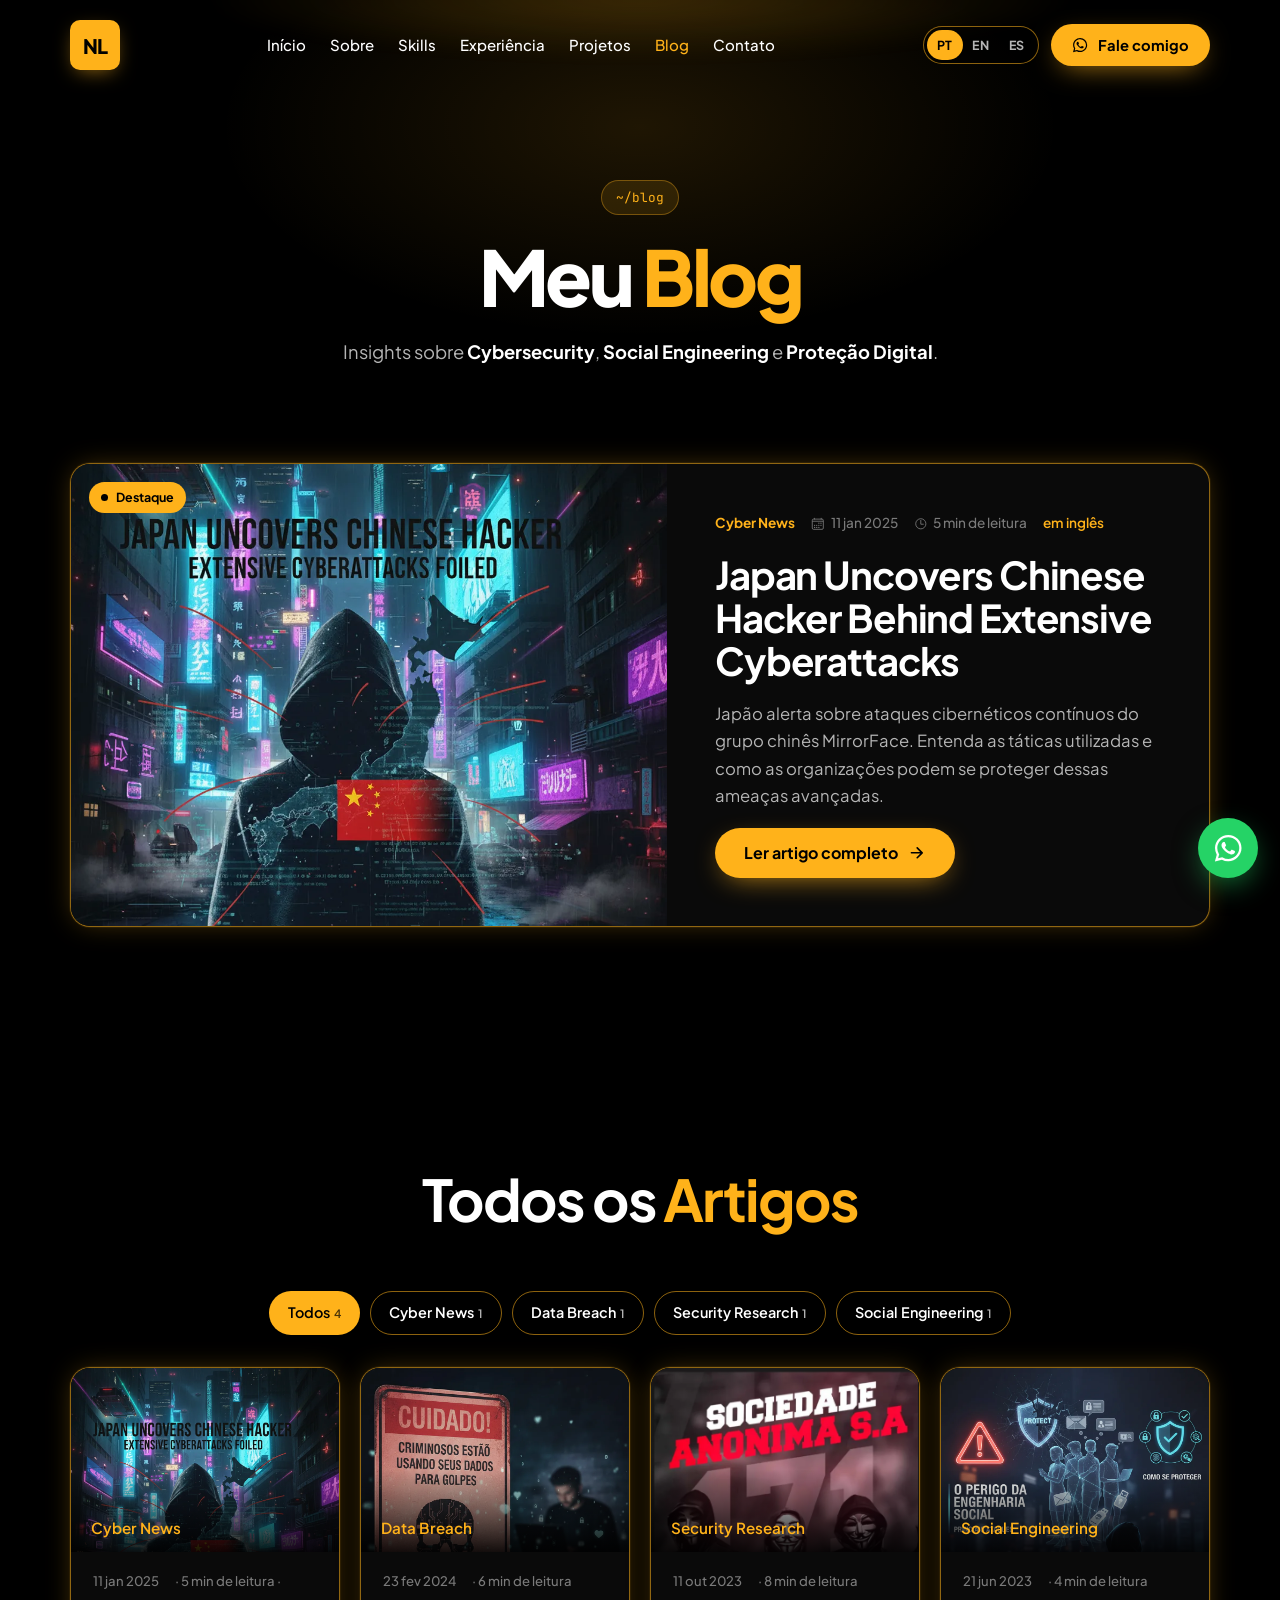
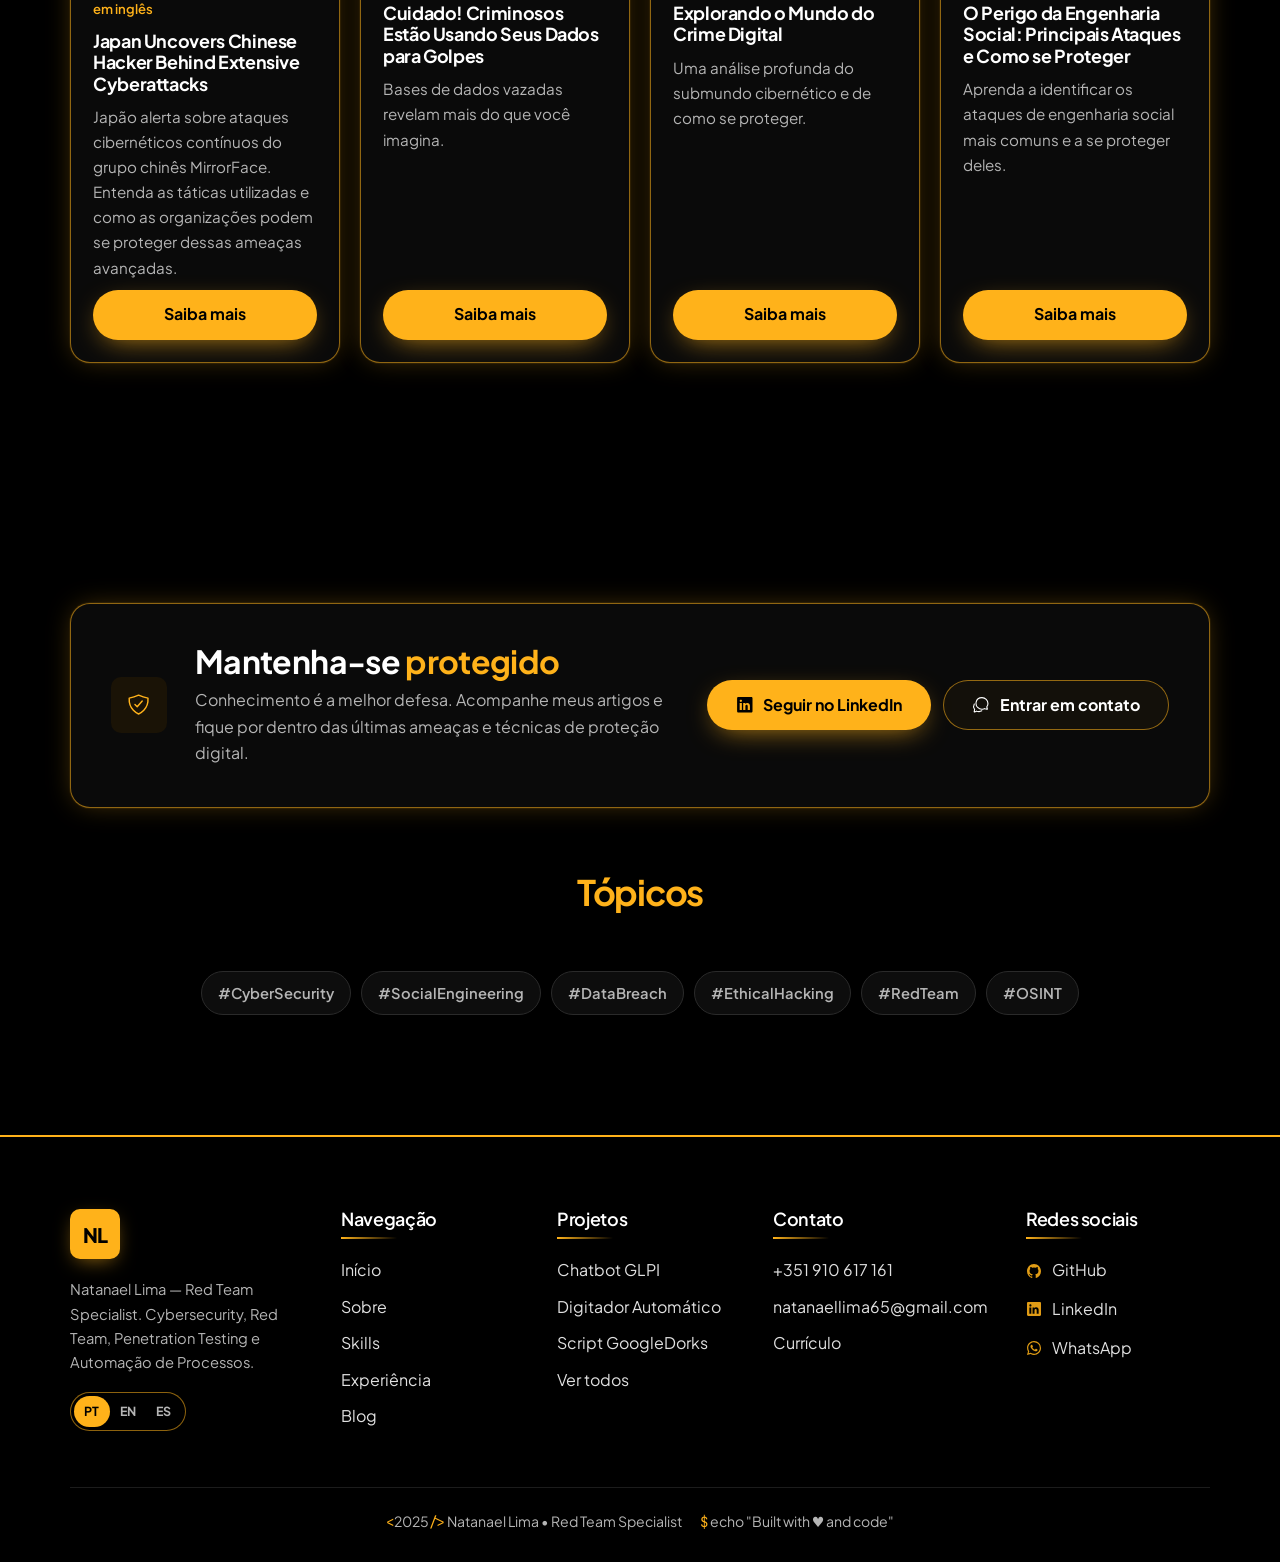
<file: blog.html>
<!DOCTYPE html>
<html lang="pt-BR">
<head>
  <meta charset="UTF-8">
  <meta name="viewport" content="width=device-width, initial-scale=1, viewport-fit=cover">
  <title>Blog | Natanael Lima - Cybersecurity Insights</title>
  <meta name="description" content="Artigos sobre Cybersecurity, Ethical Hacking, Social Engineering e proteção digital.">
  <meta name="author" content="Natanael Lima">
  <meta name="keywords" content="cybersecurity, red team, penetration testing, ethical hacker, RPA, automation">
  <meta name="theme-color" content="#000000">
  <link rel="canonical" href="https://natanaellima.blog/blog.html">
  <link rel="alternate" hreflang="pt-BR" href="https://natanaellima.blog/blog.html">
  <link rel="alternate" hreflang="en" href="https://natanaellima.blog/en/blog.html">
  <link rel="alternate" hreflang="es" href="https://natanaellima.blog/es/blog.html">
  <link rel="alternate" hreflang="x-default" href="https://natanaellima.blog/blog.html">
  <meta property="og:type" content="website">
  <meta property="og:site_name" content="Natanael Lima">
  <meta property="og:locale" content="pt_BR">
  <meta property="og:locale:alternate" content="en_US">
  <meta property="og:locale:alternate" content="es_ES">
  <meta property="og:title" content="Blog | Natanael Lima - Cybersecurity Insights">
  <meta property="og:description" content="Artigos sobre Cybersecurity, Ethical Hacking, Social Engineering e proteção digital.">
  <meta property="og:url" content="https://natanaellima.blog/blog.html">
  <meta property="og:image" content="https://natanaellima.blog/img/my-avatar.png">
  <meta name="twitter:card" content="summary">
  <link rel="icon" href="favicon.svg" type="image/svg+xml">
  <link rel="preconnect" href="https://fonts.googleapis.com">
  <link rel="preconnect" href="https://fonts.gstatic.com" crossorigin>
  <link href="https://fonts.googleapis.com/css2?family=Plus+Jakarta+Sans:wght@400;500;600;700;800&family=JetBrains+Mono:wght@400;500&display=swap" rel="stylesheet">
  <link rel="stylesheet" href="css/style.css?v=20c04139">
  <script>document.documentElement.classList.add('js')</script>
</head>
<body>
<svg xmlns="http://www.w3.org/2000/svg" style="display:none" aria-hidden="true"><symbol id="i-github" viewBox="0 0 512 512"><path d="M256 32C132.3 32 32 134.9 32 261.7c0 101.5 64.2 187.5 153.2 217.9a17.56 17.56 0 003.8.4c8.3 0 11.5-6.1 11.5-11.4 0-5.5-.2-19.9-.3-39.1a102.4 102.4 0 01-22.6 2.7c-43.1 0-52.9-33.5-52.9-33.5-10.2-26.5-24.9-33.6-24.9-33.6-19.5-13.7-.1-14.1 1.4-14.1h.1c22.5 2 34.3 23.8 34.3 23.8 11.2 19.6 26.2 25.1 39.6 25.1a63 63 0 0025.6-6c2-14.8 7.8-24.9 14.2-30.7-49.7-5.8-102-25.5-102-113.5 0-25.1 8.7-45.6 23-61.6-2.3-5.8-10-29.2 2.2-60.8a18.64 18.64 0 015-.5c8.1 0 26.4 3.1 56.6 24.1a208.21 208.21 0 01112.2 0c30.2-21 48.5-24.1 56.6-24.1a18.64 18.64 0 015 .5c12.2 31.6 4.5 55 2.2 60.8 14.3 16.1 23 36.6 23 61.6 0 88.2-52.4 107.6-102.3 113.3 8 7.1 15.2 21.1 15.2 42.5 0 30.7-.3 55.5-.3 63 0 5.4 3.1 11.5 11.4 11.5a19.35 19.35 0 004-.4C415.9 449.2 480 363.1 480 261.7 480 134.9 379.7 32 256 32z"/></symbol><symbol id="i-linkedin" viewBox="0 0 512 512"><path d="M444.17 32H70.28C49.85 32 32 46.7 32 66.89v374.72C32 461.91 49.85 480 70.28 480h373.78c20.54 0 35.94-18.21 35.94-38.39V66.89C480.12 46.7 464.6 32 444.17 32zm-273.3 373.43h-64.18V205.88h64.18zM141 175.54h-.46c-20.54 0-33.84-15.29-33.84-34.43 0-19.49 13.65-34.42 34.65-34.42s33.85 14.82 34.31 34.42c-.01 19.14-13.31 34.43-34.66 34.43zm264.43 229.89h-64.18V296.32c0-26.14-9.34-44-32.56-44-17.74 0-28.24 12-32.91 23.69-1.75 4.2-2.22 9.92-2.22 15.76v113.66h-64.18V205.88h64.18v27.77c9.34-13.3 23.93-32.44 57.88-32.44 42.13 0 74 27.77 74 87.64z"/></symbol><symbol id="i-whatsapp" viewBox="0 0 512 512"><path d="M414.73 97.1A222.14 222.14 0 00256.94 32C134 32 33.92 131.58 33.87 254a220.61 220.61 0 0029.78 111L32 480l118.25-30.87a223.63 223.63 0 00106.6 27h.09c122.93 0 223-99.59 223.06-222A220.18 220.18 0 00414.73 97.1zM256.94 438.66h-.08a185.75 185.75 0 01-94.36-25.72l-6.77-4-70.17 18.32 18.73-68.09-4.41-7A183.46 183.46 0 0171.53 254c0-101.73 83.21-184.5 185.48-184.5a185 185 0 01185.33 184.64c-.04 101.74-83.21 184.52-185.4 184.52zm101.69-138.19c-5.57-2.78-33-16.2-38.08-18.05s-8.83-2.78-12.54 2.78-14.4 18-17.65 21.75-6.5 4.16-12.07 1.38-23.54-8.63-44.83-27.53c-16.57-14.71-27.75-32.87-31-38.42s-.35-8.56 2.44-11.32c2.51-2.49 5.57-6.48 8.36-9.72s3.72-5.56 5.57-9.26.93-6.94-.46-9.71-12.54-30.08-17.18-41.19c-4.53-10.82-9.12-9.35-12.54-9.52-3.25-.16-7-.2-10.69-.2a20.53 20.53 0 00-14.86 6.94c-5.11 5.56-19.51 19-19.51 46.28s20 53.68 22.76 57.38 39.3 59.73 95.21 83.76a323.11 323.11 0 0031.78 11.68c13.35 4.22 25.5 3.63 35.1 2.2 10.71-1.59 33-13.42 37.63-26.38s4.64-24.06 3.25-26.37-5.11-3.71-10.69-6.48z" fill-rule="evenodd"/></symbol><symbol id="i-mail" viewBox="0 0 512 512"><rect x="48" y="96" width="416" height="320" rx="40" ry="40" fill="none" stroke="currentColor" stroke-linecap="round" stroke-linejoin="round" stroke-width="32"/><path fill="none" stroke="currentColor" stroke-linecap="round" stroke-linejoin="round" stroke-width="32" d="M112 160l144 112 144-112"/></symbol><symbol id="i-menu" viewBox="0 0 512 512"><path fill="none" stroke="currentColor" stroke-linecap="round" stroke-miterlimit="10" stroke-width="32" d="M80 160h352M80 256h352M80 352h352"/></symbol><symbol id="i-close" viewBox="0 0 512 512"><path fill="none" stroke="currentColor" stroke-linecap="round" stroke-linejoin="round" stroke-width="32" d="M368 368L144 144M368 144L144 368"/></symbol><symbol id="i-arrow" viewBox="0 0 512 512"><path fill="none" stroke="currentColor" stroke-linecap="round" stroke-linejoin="round" stroke-width="48" d="M268 112l144 144-144 144M392 256H100"/></symbol><symbol id="i-open" viewBox="0 0 512 512"><path d="M384 224v184a40 40 0 01-40 40H104a40 40 0 01-40-40V168a40 40 0 0140-40h167.48M336 64h112v112M224 288L440 72" fill="none" stroke="currentColor" stroke-linecap="round" stroke-linejoin="round" stroke-width="32"/></symbol><symbol id="i-play" viewBox="0 0 512 512"><path d="M448 256c0-106-86-192-192-192S64 150 64 256s86 192 192 192 192-86 192-192z" fill="none" stroke="currentColor" stroke-miterlimit="10" stroke-width="32"/><path d="M216.32 334.44l114.45-69.14a10.89 10.89 0 000-18.6l-114.45-69.14a10.78 10.78 0 00-16.32 9.31v138.26a10.78 10.78 0 0016.32 9.31z"/></symbol><symbol id="i-doc" viewBox="0 0 512 512"><path d="M416 221.25V416a48 48 0 01-48 48H144a48 48 0 01-48-48V96a48 48 0 0148-48h98.75a32 32 0 0122.62 9.37l141.26 141.26a32 32 0 019.37 22.62z" fill="none" stroke="currentColor" stroke-linejoin="round" stroke-width="32"/><path d="M256 56v120a32 32 0 0032 32h120M176 288h160M176 368h160" fill="none" stroke="currentColor" stroke-linecap="round" stroke-linejoin="round" stroke-width="32"/></symbol><symbol id="i-shield" viewBox="0 0 512 512"><path fill="none" stroke="currentColor" stroke-linecap="round" stroke-linejoin="round" stroke-width="32" d="M336 176L225.2 304 176 255.8"/><path d="M463.1 112.37C373.68 96.33 336.71 84.45 256 48c-80.71 36.45-117.68 48.33-207.1 64.37C32.7 369.13 240.58 457.79 256 464c15.42-6.21 223.3-94.87 207.1-351.63z" fill="none" stroke="currentColor" stroke-linecap="round" stroke-linejoin="round" stroke-width="32"/></symbol><symbol id="i-shieldhalf" viewBox="0 0 512 512"><path d="M463.1 112.37C373.68 96.33 336.71 84.45 256 48c-80.71 36.45-117.68 48.33-207.1 64.37C32.7 369.13 240.58 457.79 256 464c15.42-6.21 223.3-94.87 207.1-351.63z" fill="none" stroke="currentColor" stroke-linecap="round" stroke-linejoin="round" stroke-width="32"/><path d="M256 48c-80.71 36.45-117.68 48.33-207.1 64.37C32.7 369.13 240.58 457.79 256 464z"/></symbol><symbol id="i-bug" viewBox="0 0 512 512"><path d="M370 378c28.89 23.52 46 46.07 46 86M142 378c-28.89 23.52-46 46.06-46 86M384 208c28.89-23.52 32-56.07 32-96M128 206c-28.89-23.52-32-54.06-32-94M464 288.13h-80M128 288.13H48M256 192v256" fill="none" stroke="currentColor" stroke-linecap="round" stroke-linejoin="round" stroke-width="32"/><path d="M256 448h0c-70.4 0-128-57.6-128-128v-96.07c0-65.07 57.6-96 128-96h0c70.4 0 128 25.6 128 96V320c0 70.4-57.6 128-128 128z" fill="none" stroke="currentColor" stroke-linecap="round" stroke-linejoin="round" stroke-width="32"/><path d="M179.43 143.52a49.08 49.08 0 01-3.43-15.73A80 80 0 01255.79 48h.42A80 80 0 01336 127.79a41.91 41.91 0 01-3.12 14.3" fill="none" stroke="currentColor" stroke-linecap="round" stroke-linejoin="round" stroke-width="32"/></symbol><symbol id="i-wifi" viewBox="0 0 512 512"><path d="M332.41 310.59a115 115 0 00-152.8 0M393.46 249.54a201.26 201.26 0 00-274.92 0M447.72 182.11a288 288 0 00-383.44 0" fill="none" stroke="currentColor" stroke-linecap="round" stroke-linejoin="round" stroke-width="32"/><path d="M256 416a32 32 0 1132-32 32 32 0 01-32 32z"/></symbol><symbol id="i-fish" viewBox="0 0 512 512"><path fill="none" stroke="currentColor" stroke-width="32" stroke-linejoin="round" d="M240 152c-50.71 12.21-94.15 52.31-120.3 73.43a261.14 261.14 0 00-23.81-19.58C59.53 179.29 16 176 16 176s11.37 51.53 41.36 79.83C27.37 284.14 16 335.67 16 335.67s43.53-3.29 79.89-29.85a259.18 259.18 0 0023.61-19.41c26.1 21.14 69.74 61.34 120.5 73.59l-16 56c39.43-6.67 78.86-35.51 94.72-48.25C448 362 496 279 496 256c0-22-48-106-176.89-111.73C303.52 131.78 263.76 102.72 224 96z"/><circle cx="416" cy="239.99" r="16"/><path fill="none" stroke="currentColor" stroke-width="32" stroke-linecap="round" stroke-miterlimit="20" d="M378.37 356a199.22 199.22 0 010-200"/></symbol><symbol id="i-chat" viewBox="0 0 512 512"><path d="M431 320.6c-1-3.6 1.2-8.6 3.3-12.2a33.68 33.68 0 012.1-3.1A162 162 0 00464 215c.3-92.2-77.5-167-173.7-167-83.9 0-153.9 57.1-170.3 132.9a160.7 160.7 0 00-3.7 34.2c0 92.3 74.8 169.1 171 169.1 15.3 0 35.9-4.6 47.2-7.7s22.5-7.2 25.4-8.3a26.44 26.44 0 019.3-1.7 26 26 0 0110.1 2l56.7 20.1a13.52 13.52 0 003.9 1 8 8 0 008-8 12.85 12.85 0 00-.5-2.7z" fill="none" stroke="currentColor" stroke-linecap="round" stroke-miterlimit="10" stroke-width="32"/><path d="M66.46 232a146.23 146.23 0 006.39 152.67c2.31 3.49 3.61 6.19 3.21 8s-11.93 61.87-11.93 61.87a8 8 0 002.71 7.68A8.17 8.17 0 0072 464a7.26 7.26 0 002.91-.6l56.21-22a15.7 15.7 0 0112 .2c18.94 7.38 39.88 12 60.83 12A159.21 159.21 0 00284 432.11" fill="none" stroke="currentColor" stroke-linecap="round" stroke-miterlimit="10" stroke-width="32"/></symbol><symbol id="i-create" viewBox="0 0 512 512"><path d="M384 224v184a40 40 0 01-40 40H104a40 40 0 01-40-40V168a40 40 0 0140-40h167.48" fill="none" stroke="currentColor" stroke-linecap="round" stroke-linejoin="round" stroke-width="32"/><path d="M459.94 53.25a16.06 16.06 0 00-23.22-.56L424.35 65a8 8 0 000 11.31l11.34 11.32a8 8 0 0011.34 0l12.06-12c6.1-6.09 6.67-16.01.85-22.38zM399.34 90L218.82 270.2a9 9 0 00-2.31 3.93L208.16 299a3.91 3.91 0 004.86 4.86l24.85-8.35a9 9 0 003.93-2.31L422 112.66a9 9 0 000-12.66l-9.95-10a9 9 0 00-12.71 0z"/></symbol><symbol id="i-calendar" viewBox="0 0 512 512"><rect fill="none" stroke="currentColor" stroke-linejoin="round" stroke-width="32" x="48" y="80" width="416" height="384" rx="48"/><circle cx="296" cy="232" r="24"/><circle cx="376" cy="232" r="24"/><circle cx="296" cy="312" r="24"/><circle cx="376" cy="312" r="24"/><circle cx="136" cy="312" r="24"/><circle cx="216" cy="312" r="24"/><circle cx="136" cy="392" r="24"/><circle cx="216" cy="392" r="24"/><circle cx="296" cy="392" r="24"/><path fill="none" stroke="currentColor" stroke-linejoin="round" stroke-width="32" stroke-linecap="round" d="M128 48v32M384 48v32"/><path fill="none" stroke="currentColor" stroke-linejoin="round" stroke-width="32" d="M464 160H48"/></symbol><symbol id="i-time" viewBox="0 0 512 512"><path d="M256 64C150 64 64 150 64 256s86 192 192 192 192-86 192-192S362 64 256 64z" fill="none" stroke="currentColor" stroke-miterlimit="10" stroke-width="32"/><path fill="none" stroke="currentColor" stroke-linecap="round" stroke-linejoin="round" stroke-width="32" d="M256 128v144h96"/></symbol><symbol id="i-cog" viewBox="0 0 512 512"><path d="M456.7 242.27l-26.08-4.2a8 8 0 01-6.6-6.82c-.5-3.2-1-6.41-1.7-9.51a8.08 8.08 0 013.9-8.62l23.09-12.82a8.05 8.05 0 003.9-9.92l-4-11a7.94 7.94 0 00-9.4-5l-25.89 5a8 8 0 01-8.59-4.11q-2.25-4.2-4.8-8.41a8.16 8.16 0 01.7-9.52l17.29-19.94a8 8 0 00.3-10.62l-7.49-9a7.88 7.88 0 00-10.5-1.51l-22.69 13.63a8 8 0 01-9.39-.9c-2.4-2.11-4.9-4.21-7.4-6.22a8 8 0 01-2.5-9.11l9.4-24.75A8 8 0 00365 78.77l-10.2-5.91a8 8 0 00-10.39 2.21l-16.64 20.84a7.15 7.15 0 01-8.5 2.5s-5.6-2.3-9.8-3.71A8 8 0 01304 87l.4-26.45a8.07 8.07 0 00-6.6-8.42l-11.59-2a8.07 8.07 0 00-9.1 5.61l-8.6 25.05a8 8 0 01-7.79 5.41h-9.8a8.07 8.07 0 01-7.79-5.41l-8.6-25.05a8.07 8.07 0 00-9.1-5.61l-11.59 2a8.07 8.07 0 00-6.6 8.42l.4 26.45a8 8 0 01-5.49 7.71c-2.3.9-7.3 2.81-9.7 3.71-2.8 1-6.1.2-8.8-2.91l-16.51-20.34A8 8 0 00156.75 73l-10.2 5.91a7.94 7.94 0 00-3.3 10.09l9.4 24.75a8.06 8.06 0 01-2.5 9.11c-2.5 2-5 4.11-7.4 6.22a8 8 0 01-9.39.9L111 116.14a8 8 0 00-10.5 1.51l-7.49 9a8 8 0 00.3 10.62l17.29 19.94a8 8 0 01.7 9.52q-2.55 4-4.8 8.41a8.11 8.11 0 01-8.59 4.11l-25.89-5a8 8 0 00-9.4 5l-4 11a8.05 8.05 0 003.9 9.92L85.58 213a7.94 7.94 0 013.9 8.62c-.6 3.2-1.2 6.31-1.7 9.51a8.08 8.08 0 01-6.6 6.82l-26.08 4.2a8.09 8.09 0 00-7.1 7.92v11.72a7.86 7.86 0 007.1 7.92l26.08 4.2a8 8 0 016.6 6.82c.5 3.2 1 6.41 1.7 9.51a8.08 8.08 0 01-3.9 8.62L62.49 311.7a8.05 8.05 0 00-3.9 9.92l4 11a7.94 7.94 0 009.4 5l25.89-5a8 8 0 018.59 4.11q2.25 4.2 4.8 8.41a8.16 8.16 0 01-.7 9.52l-17.29 19.96a8 8 0 00-.3 10.62l7.49 9a7.88 7.88 0 0010.5 1.51l22.69-13.63a8 8 0 019.39.9c2.4 2.11 4.9 4.21 7.4 6.22a8 8 0 012.5 9.11l-9.4 24.75a8 8 0 003.3 10.12l10.2 5.91a8 8 0 0010.39-2.21l16.79-20.64c2.1-2.6 5.5-3.7 8.2-2.6 3.4 1.4 5.7 2.2 9.9 3.61a8 8 0 015.49 7.71l-.4 26.45a8.07 8.07 0 006.6 8.42l11.59 2a8.07 8.07 0 009.1-5.61l8.6-25a8 8 0 017.79-5.41h9.8a8.07 8.07 0 017.79 5.41l8.6 25a8.07 8.07 0 009.1 5.61l11.59-2a8.07 8.07 0 006.6-8.42l-.4-26.45a8 8 0 015.49-7.71c4.2-1.41 7-2.51 9.6-3.51s5.8-1 8.3 2.1l17 20.94A8 8 0 00355 439l10.2-5.91a7.93 7.93 0 003.3-10.12l-9.4-24.75a8.08 8.08 0 012.5-9.12c2.5-2 5-4.1 7.4-6.21a8 8 0 019.39-.9L401 395.66a8 8 0 0010.5-1.51l7.49-9a8 8 0 00-.3-10.62l-17.29-19.94a8 8 0 01-.7-9.52q2.55-4.05 4.8-8.41a8.11 8.11 0 018.59-4.11l25.89 5a8 8 0 009.4-5l4-11a8.05 8.05 0 00-3.9-9.92l-23.09-12.82a7.94 7.94 0 01-3.9-8.62c.6-3.2 1.2-6.31 1.7-9.51a8.08 8.08 0 016.6-6.82l26.08-4.2a8.09 8.09 0 007.1-7.92V250a8.25 8.25 0 00-7.27-7.73zM256 112a143.82 143.82 0 01139.38 108.12A16 16 0 01379.85 240H274.61a16 16 0 01-13.91-8.09l-52.1-91.71a16 16 0 019.85-23.39A146.94 146.94 0 01256 112zM112 256a144 144 0 0143.65-103.41 16 16 0 0125.17 3.47L233.06 248a16 16 0 010 15.87l-52.67 91.7a16 16 0 01-25.18 3.36A143.94 143.94 0 01112 256zm144 144a146.9 146.9 0 01-38.19-4.95 16 16 0 01-9.76-23.44l52.58-91.55a16 16 0 0113.88-8H379.9a16 16 0 0115.52 19.88A143.84 143.84 0 01256 400z"/></symbol><symbol id="i-headset" viewBox="0 0 512 512"><path d="M83 384c-13-33-35-93.37-35-128C48 141.12 149.33 48 256 48s208 93.12 208 208c0 34.63-23 97-35 128" fill="none" stroke="currentColor" stroke-linecap="round" stroke-linejoin="round" stroke-width="32"/><path d="M108.39 270.13l-13.69 8h0c-30.23 17.7-31.7 72.41-3.38 122.2s75.87 75.81 106.1 58.12h0l13.69-8a16.16 16.16 0 005.78-21.87L130 276a15.74 15.74 0 00-21.61-5.87zM403.61 270.13l13.69 8h0c30.23 17.69 31.74 72.4 3.38 122.19s-75.87 75.81-106.1 58.12h0l-13.69-8a16.16 16.16 0 01-5.78-21.87L382 276a15.74 15.74 0 0121.61-5.87z" fill="none" stroke="currentColor" stroke-miterlimit="10" stroke-width="32"/></symbol><symbol id="i-chip" viewBox="0 0 512 512"><rect x="80" y="80" width="352" height="352" rx="48" ry="48" fill="none" stroke="currentColor" stroke-linejoin="round" stroke-width="32"/><rect x="144" y="144" width="224" height="224" rx="16" ry="16" fill="none" stroke="currentColor" stroke-linejoin="round" stroke-width="32"/><path fill="none" stroke="currentColor" stroke-linecap="round" stroke-linejoin="round" stroke-width="32" d="M256 80V48M336 80V48M176 80V48M256 464v-32M336 464v-32M176 464v-32M432 256h32M432 336h32M432 176h32M48 256h32M48 336h32M48 176h32"/></symbol><symbol id="i-terminal" viewBox="0 0 512 512"><rect x="32" y="48" width="448" height="416" rx="48" ry="48" fill="none" stroke="currentColor" stroke-linejoin="round" stroke-width="32"/><path fill="none" stroke="currentColor" stroke-linecap="round" stroke-linejoin="round" stroke-width="32" d="M96 112l80 64-80 64M192 240h64"/></symbol><symbol id="i-briefcase" viewBox="0 0 512 512"><rect x="32" y="128" width="448" height="320" rx="48" ry="48" fill="none" stroke="currentColor" stroke-linejoin="round" stroke-width="32"/><path d="M144 128V96a32 32 0 0132-32h160a32 32 0 0132 32v32M480 240H32M320 240v24a8 8 0 01-8 8H200a8 8 0 01-8-8v-24" fill="none" stroke="currentColor" stroke-linecap="round" stroke-linejoin="round" stroke-width="32"/></symbol><symbol id="i-school" viewBox="0 0 512 512"><path fill="none" stroke="currentColor" stroke-linecap="round" stroke-linejoin="round" stroke-width="32" d="M32 192L256 64l224 128-224 128L32 192z"/><path fill="none" stroke="currentColor" stroke-linecap="round" stroke-linejoin="round" stroke-width="32" d="M112 240v128l144 80 144-80V240M480 368V192M256 320v128"/></symbol><symbol id="i-ribbon" viewBox="0 0 512 512"><circle cx="256" cy="160" r="128" fill="none" stroke="currentColor" stroke-linecap="round" stroke-linejoin="round" stroke-width="32"/><path d="M143.65 227.82L48 400l86.86-.42a16 16 0 0113.82 7.8L192 480l88.33-194.32" fill="none" stroke="currentColor" stroke-linecap="round" stroke-linejoin="round" stroke-width="32"/><path d="M366.54 224L464 400l-86.86-.42a16 16 0 00-13.82 7.8L320 480l-64-140.8" fill="none" stroke="currentColor" stroke-linecap="round" stroke-linejoin="round" stroke-width="32"/><circle cx="256" cy="160" r="64" fill="none" stroke="currentColor" stroke-linecap="round" stroke-linejoin="round" stroke-width="32"/></symbol><symbol id="i-rocket" viewBox="0 0 512 512"><path d="M461.81 53.81a4.4 4.4 0 00-3.3-3.39c-54.38-13.3-180 34.09-248.13 102.17a294.9 294.9 0 00-33.09 39.08c-21-1.9-42-.3-59.88 7.5-50.49 22.2-65.18 80.18-69.28 105.07a9 9 0 009.8 10.4l81.07-8.9a180.29 180.29 0 001.1 18.3 18.15 18.15 0 005.3 11.09l31.39 31.39a18.15 18.15 0 0011.1 5.3 179.91 179.91 0 0018.19 1.1l-8.89 81a9 9 0 0010.39 9.79c24.9-4 83-18.69 105.07-69.17 7.8-17.9 9.4-38.79 7.6-59.69a293.91 293.91 0 0039.19-33.09c68.38-68 115.47-190.86 102.37-247.95zM298.66 213.67a42.7 42.7 0 1160.38 0 42.65 42.65 0 01-60.38 0z" fill="none" stroke="currentColor" stroke-linecap="round" stroke-linejoin="round" stroke-width="32"/><path d="M109.64 352a45.06 45.06 0 00-26.35 12.84C65.67 382.52 64 448 64 448s65.52-1.67 83.15-19.31A44.73 44.73 0 00160 402.32" fill="none" stroke="currentColor" stroke-linecap="round" stroke-linejoin="round" stroke-width="32"/></symbol><symbol id="i-git" viewBox="0 0 512 512"><circle cx="160" cy="96" r="48" fill="none" stroke="currentColor" stroke-linecap="round" stroke-linejoin="round" stroke-width="32"/><circle cx="160" cy="416" r="48" fill="none" stroke="currentColor" stroke-linecap="round" stroke-linejoin="round" stroke-width="32"/><path fill="none" stroke="currentColor" stroke-linecap="round" stroke-linejoin="round" stroke-width="32" d="M160 368V144"/><circle cx="352" cy="160" r="48" fill="none" stroke="currentColor" stroke-linecap="round" stroke-linejoin="round" stroke-width="32"/><path d="M352 208c0 128-192 48-192 160" fill="none" stroke="currentColor" stroke-linecap="round" stroke-linejoin="round" stroke-width="32"/></symbol><symbol id="i-server" viewBox="0 0 512 512"><ellipse cx="256" cy="128" rx="192" ry="80" fill="none" stroke="currentColor" stroke-linecap="round" stroke-miterlimit="10" stroke-width="32"/><path d="M448 214c0 44.18-86 80-192 80S64 258.18 64 214M448 300c0 44.18-86 80-192 80S64 344.18 64 300" fill="none" stroke="currentColor" stroke-linecap="round" stroke-miterlimit="10" stroke-width="32"/><path d="M64 127.24v257.52C64 428.52 150 464 256 464s192-35.48 192-79.24V127.24" fill="none" stroke="currentColor" stroke-linecap="round" stroke-miterlimit="10" stroke-width="32"/></symbol><symbol id="i-search" viewBox="0 0 512 512"><path d="M221.09 64a157.09 157.09 0 10157.09 157.09A157.1 157.1 0 00221.09 64z" fill="none" stroke="currentColor" stroke-miterlimit="10" stroke-width="32"/><path fill="none" stroke="currentColor" stroke-linecap="round" stroke-miterlimit="10" stroke-width="32" d="M338.29 338.29L448 448"/></symbol><symbol id="i-down" viewBox="0 0 512 512"><path fill="none" stroke="currentColor" stroke-linecap="round" stroke-linejoin="round" stroke-width="48" d="M112 184l144 144 144-144"/></symbol><symbol id="i-up" viewBox="0 0 512 512"><path fill="none" stroke="currentColor" stroke-linecap="round" stroke-linejoin="round" stroke-width="48" d="M112 244l144-144 144 144M256 120v292"/></symbol><symbol id="i-copy" viewBox="0 0 512 512"><rect x="128" y="128" width="336" height="336" rx="57" ry="57" fill="none" stroke="currentColor" stroke-linejoin="round" stroke-width="32"/><path d="M383.5 128l.5-24a56.16 56.16 0 00-56-56H112a64.19 64.19 0 00-64 64v216a56.16 56.16 0 0056 56h24" fill="none" stroke="currentColor" stroke-linecap="round" stroke-linejoin="round" stroke-width="32"/></symbol><symbol id="i-check" viewBox="0 0 512 512"><path fill="none" stroke="currentColor" stroke-linecap="round" stroke-linejoin="round" stroke-width="32" d="M416 128L192 384l-96-96"/></symbol><symbol id="i-pulse" viewBox="0 0 512 512"><path fill="none" stroke="currentColor" stroke-linecap="round" stroke-linejoin="round" stroke-width="32" d="M48 320h64l64-256 64 384 64-224 32 96h64"/><circle cx="432" cy="320" r="32" fill="none" stroke="currentColor" stroke-linecap="round" stroke-linejoin="round" stroke-width="32"/></symbol><symbol id="i-code" viewBox="0 0 512 512"><path fill="none" stroke="currentColor" stroke-linecap="round" stroke-linejoin="round" stroke-width="32" d="M160 368L32 256l128-112M352 368l128-112-128-112M304 96l-96 320"/></symbol><symbol id="i-flash" viewBox="0 0 512 512"><path d="M315.27 33L96 304h128l-31.51 173.23a2.36 2.36 0 002.33 2.77h0a2.36 2.36 0 001.89-.95L416 208H288l31.66-173.25a2.45 2.45 0 00-2.44-2.75h0a2.42 2.42 0 00-1.95 1z" fill="none" stroke="currentColor" stroke-linecap="round" stroke-linejoin="round" stroke-width="32"/></symbol><symbol id="i-layers" viewBox="0 0 512 512"><path d="M434.8 137.65l-149.36-68.1c-16.19-7.4-42.69-7.4-58.88 0L77.3 137.65c-17.6 8-17.6 21.09 0 29.09l148 67.5c16.89 7.7 44.69 7.7 61.58 0l148-67.5c17.52-8 17.52-21.1-.08-29.09zM160 308.52l-82.7 37.11c-17.6 8-17.6 21.1 0 29.1l148 67.5c16.89 7.69 44.69 7.69 61.58 0l148-67.5c17.6-8 17.6-21.1 0-29.1l-79.94-38.47" fill="none" stroke="currentColor" stroke-linecap="round" stroke-linejoin="round" stroke-width="32"/><path d="M160 204.48l-82.8 37.16c-17.6 8-17.6 21.1 0 29.1l148 67.49c16.89 7.7 44.69 7.7 61.58 0l148-67.49c17.7-8 17.7-21.1.1-29.1L352 204.48" fill="none" stroke="currentColor" stroke-linecap="round" stroke-linejoin="round" stroke-width="32"/></symbol><symbol id="i-left" viewBox="0 0 512 512"><path fill="none" stroke="currentColor" stroke-linecap="round" stroke-linejoin="round" stroke-width="48" d="M328 112L184 256l144 144"/></symbol><symbol id="i-right" viewBox="0 0 512 512"><path fill="none" stroke="currentColor" stroke-linecap="round" stroke-linejoin="round" stroke-width="48" d="M184 112l144 144-144 144"/></symbol><symbol id="i-send" viewBox="0 0 512 512"><path d="M470.3 271.15L43.16 447.31a7.83 7.83 0 01-11.16-7V327a8 8 0 016.51-7.86l247.62-47c17.36-3.29 17.36-28.15 0-31.44l-247.63-47a8 8 0 01-6.5-7.85V72.59c0-5.74 5.88-10.26 11.16-8L470.3 240.76a16 16 0 010 30.39z" fill="none" stroke="currentColor" stroke-linecap="round" stroke-linejoin="round" stroke-width="32"/></symbol></svg>
<a class="skip" href="#main">Pular para o conteúdo</a>
<header class="nav">
  <div class="wrap nav-inner">
    <a class="brand" href="index.html" aria-label="Natanael Lima — início"><span class="brand-tile">NL</span><span class="brand-name">Natanael Lima<small>Red Team Specialist</small></span></a>
    <nav class="nav-links" aria-label="Principal"><a href="index.html">Início</a><a href="index.html#about">Sobre</a><a href="index.html#skills">Skills</a><a href="index.html#experience">Experiência</a><a href="projects.html">Projetos</a><a href="blog.html" class="active" aria-current="page">Blog</a><a href="index.html#contact">Contato</a></nav>
    <div class="nav-side">
      <div class="lang" role="group" aria-label="Idioma"><a href="blog.html" hreflang="pt-BR" lang="pt-BR" title="Português" aria-current="true">PT</a><a href="en/blog.html" hreflang="en" lang="en" title="English">EN</a><a href="es/blog.html" hreflang="es" lang="es" title="Español">ES</a></div>
      <a class="btn btn-primary btn-sm btn-cta" href="https://wa.me/351910617161" target="_blank" rel="noopener noreferrer"><svg class="i" aria-hidden="true"><use href="#i-whatsapp"></use></svg> Fale comigo</a>
      <button class="menu-btn" id="menuBtn" aria-expanded="false" aria-controls="mobileMenu" aria-label="Abrir menu" data-label-open="Abrir menu" data-label-close="Fechar menu"><svg class="i" aria-hidden="true"><use href="#i-menu"></use></svg></button>
    </div>
  </div>
</header>
<nav class="mobile-menu" id="mobileMenu" aria-label="Menu mobile">
  <a href="index.html">Início<svg class="i" aria-hidden="true"><use href="#i-right"></use></svg></a><a href="index.html#about">Sobre<svg class="i" aria-hidden="true"><use href="#i-right"></use></svg></a><a href="index.html#skills">Skills<svg class="i" aria-hidden="true"><use href="#i-right"></use></svg></a><a href="index.html#experience">Experiência<svg class="i" aria-hidden="true"><use href="#i-right"></use></svg></a><a href="projects.html">Projetos<svg class="i" aria-hidden="true"><use href="#i-right"></use></svg></a><a href="blog.html" class="active" aria-current="page">Blog<svg class="i" aria-hidden="true"><use href="#i-right"></use></svg></a><a href="index.html#contact">Contato<svg class="i" aria-hidden="true"><use href="#i-right"></use></svg></a>
  <a class="btn btn-primary" href="https://wa.me/351910617161" target="_blank" rel="noopener noreferrer"><svg class="i" aria-hidden="true"><use href="#i-whatsapp"></use></svg> Fale comigo</a>
</nav>
<main id="main">

<section class="page-head">
  <div class="wrap">
    <span class="kicker">~/blog</span>
    <h1>Meu <span>Blog</span></h1>
    <p>Insights sobre <strong>Cybersecurity</strong>, <strong>Social Engineering</strong> e <strong>Proteção Digital</strong>.</p>
  </div>
</section>

<section class="section">
  <div class="wrap">
    <a class="card hover feature reveal" href="https://sunrise-otter-ad6.notion.site/Japan-Uncovers-Chinese-Hacker-Behind-Extensive-Cyberattacks-1788e85494cf805ea7b1fefbeea08098" target="_blank" rel="noopener noreferrer" hreflang="en">
      <span class="feature-media"><img src="img/blogdestaque.webp" alt="Japan Uncovers Chinese Hacker"><span class="status">Destaque</span></span>
      <span class="feature-body">
        <span class="meta"><span class="cat">Cyber News</span><span><svg class="i" aria-hidden="true"><use href="#i-calendar"></use></svg> <time datetime="2025-01-11">11 jan 2025</time></span><span><svg class="i" aria-hidden="true"><use href="#i-time"></use></svg> 5 min de leitura</span><span class="lang-note">em inglês</span></span>
        <h2 lang="en">Japan Uncovers Chinese Hacker Behind Extensive Cyberattacks</h2>
        <p>Japão alerta sobre ataques cibernéticos contínuos do grupo chinês MirrorFace. Entenda as táticas utilizadas e como as organizações podem se proteger dessas ameaças avançadas.</p>
        <span class="btn btn-primary">Ler artigo completo <svg class="i" aria-hidden="true"><use href="#i-arrow"></use></svg></span>
      </span>
    </a>
  </div>
</section>

<section class="section" id="artigos">
  <div class="wrap">
    <header class="head reveal">
      <h2>Todos os <span class="hl">Artigos</span></h2>
    </header>
    <div class="filters reveal" role="group" aria-label="Filtrar por categoria"><button type="button" data-filter="all" aria-pressed="true">Todos<sup>4</sup></button><button type="button" data-filter="Cyber News" aria-pressed="false">Cyber News<sup>1</sup></button><button type="button" data-filter="Data Breach" aria-pressed="false">Data Breach<sup>1</sup></button><button type="button" data-filter="Security Research" aria-pressed="false">Security Research<sup>1</sup></button><button type="button" data-filter="Social Engineering" aria-pressed="false">Social Engineering<sup>1</sup></button></div>
    <div class="card-grid four">
      <a class="card hover media-card post" data-cat="Cyber News" href="https://sunrise-otter-ad6.notion.site/Japan-Uncovers-Chinese-Hacker-Behind-Extensive-Cyberattacks-1788e85494cf805ea7b1fefbeea08098" target="_blank" rel="noopener noreferrer" hreflang="en">
        <span class="thumb"><img src="img/blogdestaque.webp" alt="Japan Uncovers Chinese Hacker" loading="lazy"><span class="label">Cyber News</span></span>
        <span class="body">
          <span class="meta"><time datetime="2025-01-11">11 jan 2025</time> · 5 min de leitura · <span class="lang-note">em inglês</span></span>
          <h3 lang="en">Japan Uncovers Chinese Hacker Behind Extensive Cyberattacks</h3>
          <p>Japão alerta sobre ataques cibernéticos contínuos do grupo chinês MirrorFace. Entenda as táticas utilizadas e como as organizações podem se proteger dessas ameaças avançadas.</p>
          <span class="btn btn-primary btn-block">Saiba mais</span>
        </span>
      </a>
      <a class="card hover media-card post" data-cat="Data Breach" href="https://sunrise-otter-ad6.notion.site/Cuidado-Criminosos-est-o-Usando-Seus-Dados-para-Golpes-fb3d132105e44bdda56c3c06cd7e94cc" target="_blank" rel="noopener noreferrer" hreflang="pt-BR">
        <span class="thumb"><img src="img/blog3.webp" alt="Cuidado! Criminosos Estão Usando Seus Dados para Golpes" loading="lazy"><span class="label">Data Breach</span></span>
        <span class="body">
          <span class="meta"><time datetime="2024-02-23">23 fev 2024</time> · 6 min de leitura</span>
          <h3 lang="pt-BR">Cuidado! Criminosos Estão Usando Seus Dados para Golpes</h3>
          <p>Bases de dados vazadas revelam mais do que você imagina.</p>
          <span class="btn btn-primary btn-block">Saiba mais</span>
        </span>
      </a>
      <a class="card hover media-card post" data-cat="Security Research" href="https://sunrise-otter-ad6.notion.site/Explorando-o-Mundo-do-Crime-com-a-Sociedade-An-nima-S-A-33af64221fa24ba098093c9b0989f64a" target="_blank" rel="noopener noreferrer" hreflang="pt-BR">
        <span class="thumb"><img src="img/blog2.webp" alt="Explorando o Mundo do Crime Digital" loading="lazy"><span class="label">Security Research</span></span>
        <span class="body">
          <span class="meta"><time datetime="2023-10-11">11 out 2023</time> · 8 min de leitura</span>
          <h3 lang="pt-BR">Explorando o Mundo do Crime Digital</h3>
          <p>Uma análise profunda do submundo cibernético e de como se proteger.</p>
          <span class="btn btn-primary btn-block">Saiba mais</span>
        </span>
      </a>
      <a class="card hover media-card post" data-cat="Social Engineering" href="https://sunrise-otter-ad6.notion.site/O-Perigo-da-Engenharia-Social-Principais-Ataques-e-Como-se-Proteger-209272682c174545b7cbecba58704435" target="_blank" rel="noopener noreferrer" hreflang="pt-BR">
        <span class="thumb"><img src="img/blog1.webp" alt="O Perigo da Engenharia Social" loading="lazy"><span class="label">Social Engineering</span></span>
        <span class="body">
          <span class="meta"><time datetime="2023-06-21">21 jun 2023</time> · 4 min de leitura</span>
          <h3 lang="pt-BR">O Perigo da Engenharia Social: Principais Ataques e Como se Proteger</h3>
          <p>Aprenda a identificar os ataques de engenharia social mais comuns e a se proteger deles.</p>
          <span class="btn btn-primary btn-block">Saiba mais</span>
        </span>
      </a>
    </div>
  </div>
</section>

<section class="section">
  <div class="wrap">
    <div class="card cta-band reveal">
      <span class="ico-tile"><svg class="i" aria-hidden="true"><use href="#i-shield"></use></svg></span>
      <div>
        <h2>Mantenha-se <span class="hl">protegido</span></h2>
        <p>Conhecimento é a melhor defesa. Acompanhe meus artigos e fique por dentro das últimas ameaças e técnicas de proteção digital.</p>
      </div>
      <div class="actions">
        <a class="btn btn-primary" href="https://www.linkedin.com/in/natanaellima10" target="_blank" rel="noopener noreferrer"><svg class="i" aria-hidden="true"><use href="#i-linkedin"></use></svg> Seguir no LinkedIn</a>
        <a class="btn btn-ghost" href="index.html#contact"><svg class="i" aria-hidden="true"><use href="#i-chat"></use></svg> Entrar em contato</a>
      </div>
    </div>
    <div style="margin-top:64px" class="reveal">
      <header class="head"><h2 style="font-size:clamp(1.6rem,3vw,2.2rem)"><span class="hl">Tópicos</span></h2></header>
      <div class="topics">
        <span class="tag">#CyberSecurity</span><span class="tag">#SocialEngineering</span><span class="tag">#DataBreach</span><span class="tag">#EthicalHacking</span><span class="tag">#RedTeam</span><span class="tag">#OSINT</span>
      </div>
    </div>
  </div>
</section>
</main>
<footer class="footer">
  <div class="wrap">
    <div class="footer-grid">
      <div class="footer-about">
        <a class="brand" href="index.html" aria-label="Natanael Lima — início"><span class="brand-tile">NL</span></a>
        <p>Natanael Lima — Red Team Specialist. Cybersecurity, Red Team, Penetration Testing e Automação de Processos.</p>
        <div class="lang lang-footer" role="group" aria-label="Idioma"><a href="blog.html" hreflang="pt-BR" lang="pt-BR" title="Português" aria-current="true">PT</a><a href="en/blog.html" hreflang="en" lang="en" title="English">EN</a><a href="es/blog.html" hreflang="es" lang="es" title="Español">ES</a></div>
      </div>
      <div>
        <h4>Navegação</h4>
        <ul><li><a href="index.html">Início</a></li><li><a href="index.html#about">Sobre</a></li><li><a href="index.html#skills">Skills</a></li><li><a href="index.html#experience">Experiência</a></li><li><a href="blog.html">Blog</a></li></ul>
      </div>
      <div>
        <h4>Projetos</h4>
        <ul><li><a href="projects.html#chatbot-glpi">Chatbot GLPI</a></li><li><a href="projects.html#digitador-automatico">Digitador Automático</a></li><li><a href="projects.html#script-googledorks">Script GoogleDorks</a></li><li><a href="projects.html">Ver todos</a></li></ul>
      </div>
      <div>
        <h4>Contato</h4>
        <ul><li><a href="https://wa.me/351910617161" target="_blank" rel="noopener noreferrer">+351 910 617 161</a></li><li><a href="mailto:natanaellima65@gmail.com">natanaellima65@gmail.com</a></li><li><a href="https://drive.google.com/file/d/1lg2fYg4_A2yYg5QsX-86DCXbS38xX-Ok/view" target="_blank" rel="noopener noreferrer">Currículo</a></li></ul>
      </div>
      <div>
        <h4>Redes sociais</h4>
        <ul><li><a href="https://github.com/ademakin3051" target="_blank" rel="noopener noreferrer"><svg class="i" aria-hidden="true"><use href="#i-github"></use></svg> GitHub</a></li><li><a href="https://www.linkedin.com/in/natanaellima10" target="_blank" rel="noopener noreferrer"><svg class="i" aria-hidden="true"><use href="#i-linkedin"></use></svg> LinkedIn</a></li><li><a href="https://wa.me/351910617161" target="_blank" rel="noopener noreferrer"><svg class="i" aria-hidden="true"><use href="#i-whatsapp"></use></svg> WhatsApp</a></li></ul>
      </div>
    </div>
    <div class="footer-bottom">
      <p><span class="hl">&lt;</span>2025<span class="hl">/&gt;</span> Natanael Lima • Red Team Specialist</p>
      <p><span class="hl">$</span> echo "Built with ♥ and code"</p>
    </div>
  </div>
</footer>
<a class="wa-float" href="https://wa.me/351910617161" target="_blank" rel="noopener noreferrer" aria-label="Conversar no WhatsApp"><svg class="i" aria-hidden="true"><use href="#i-whatsapp"></use></svg></a>
<script src="js/main.js?v=274c4d6b" defer></script>
</body>
</html>
</file>
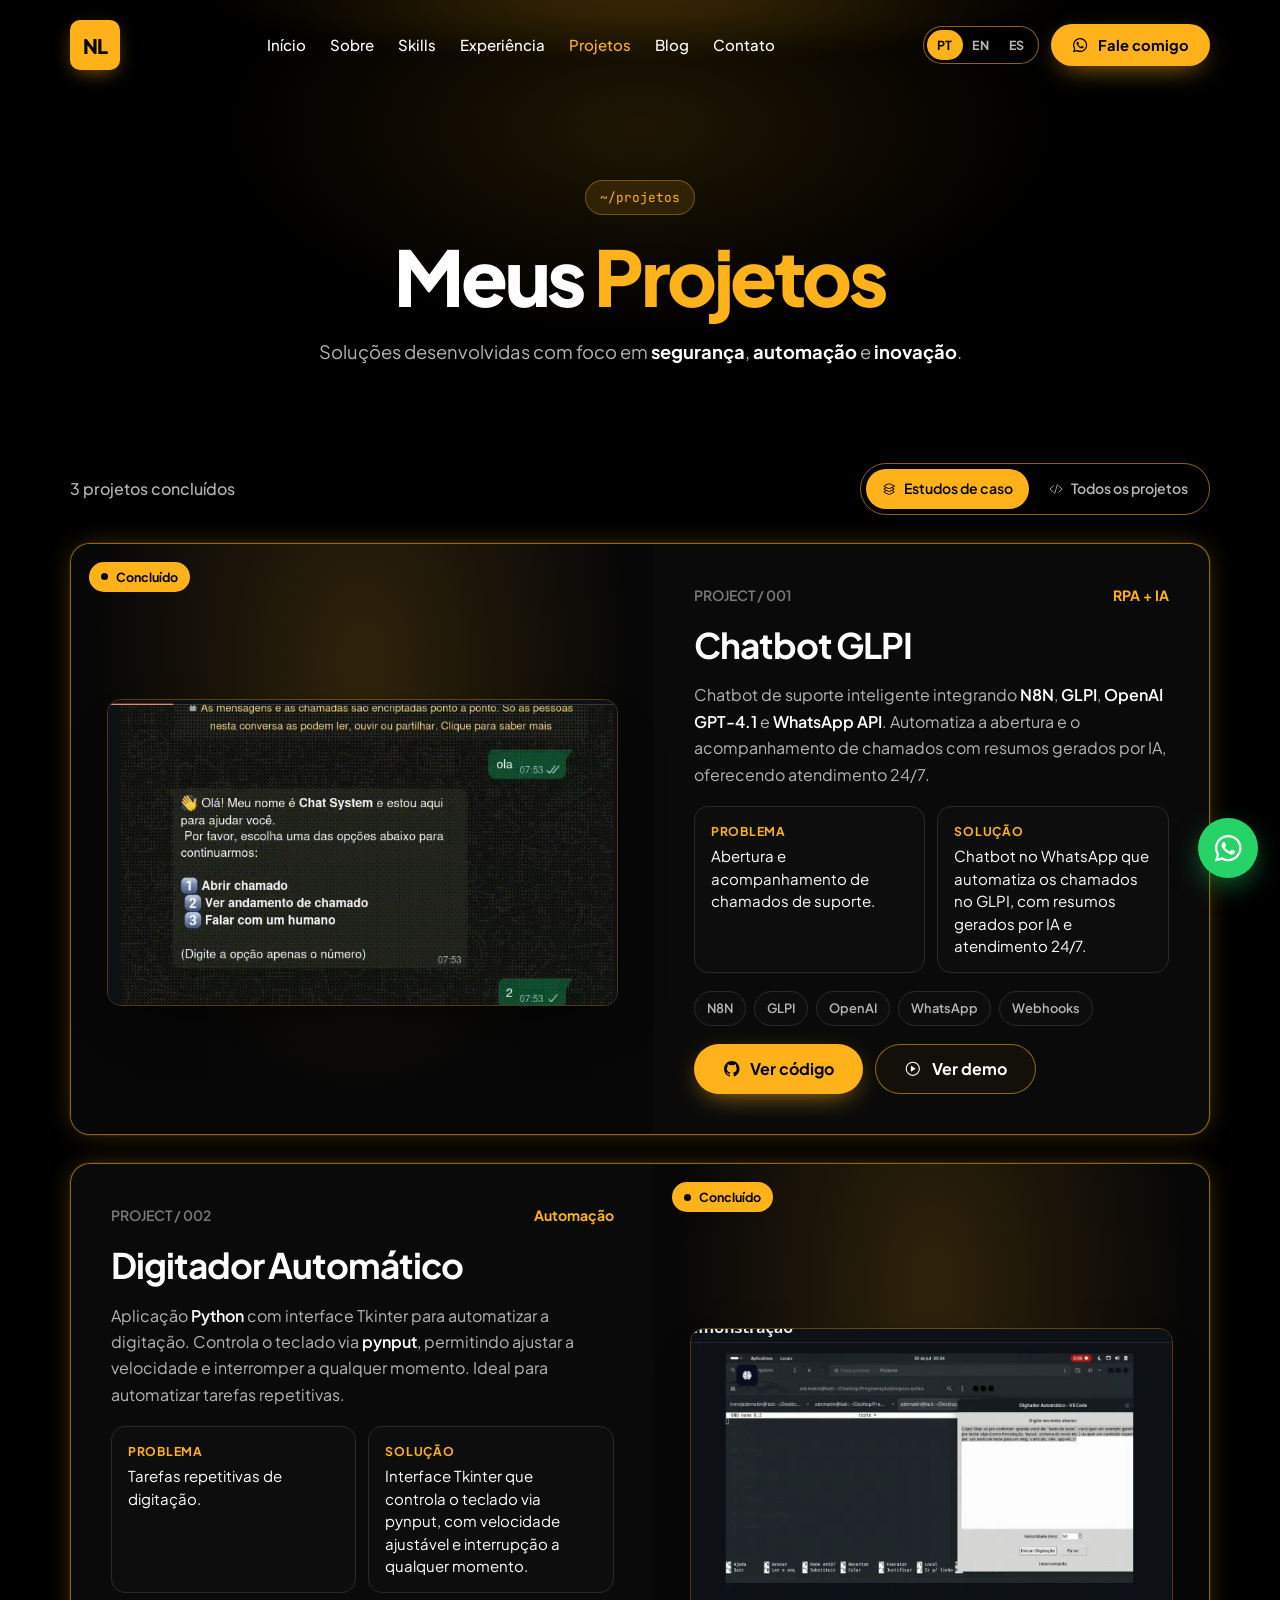
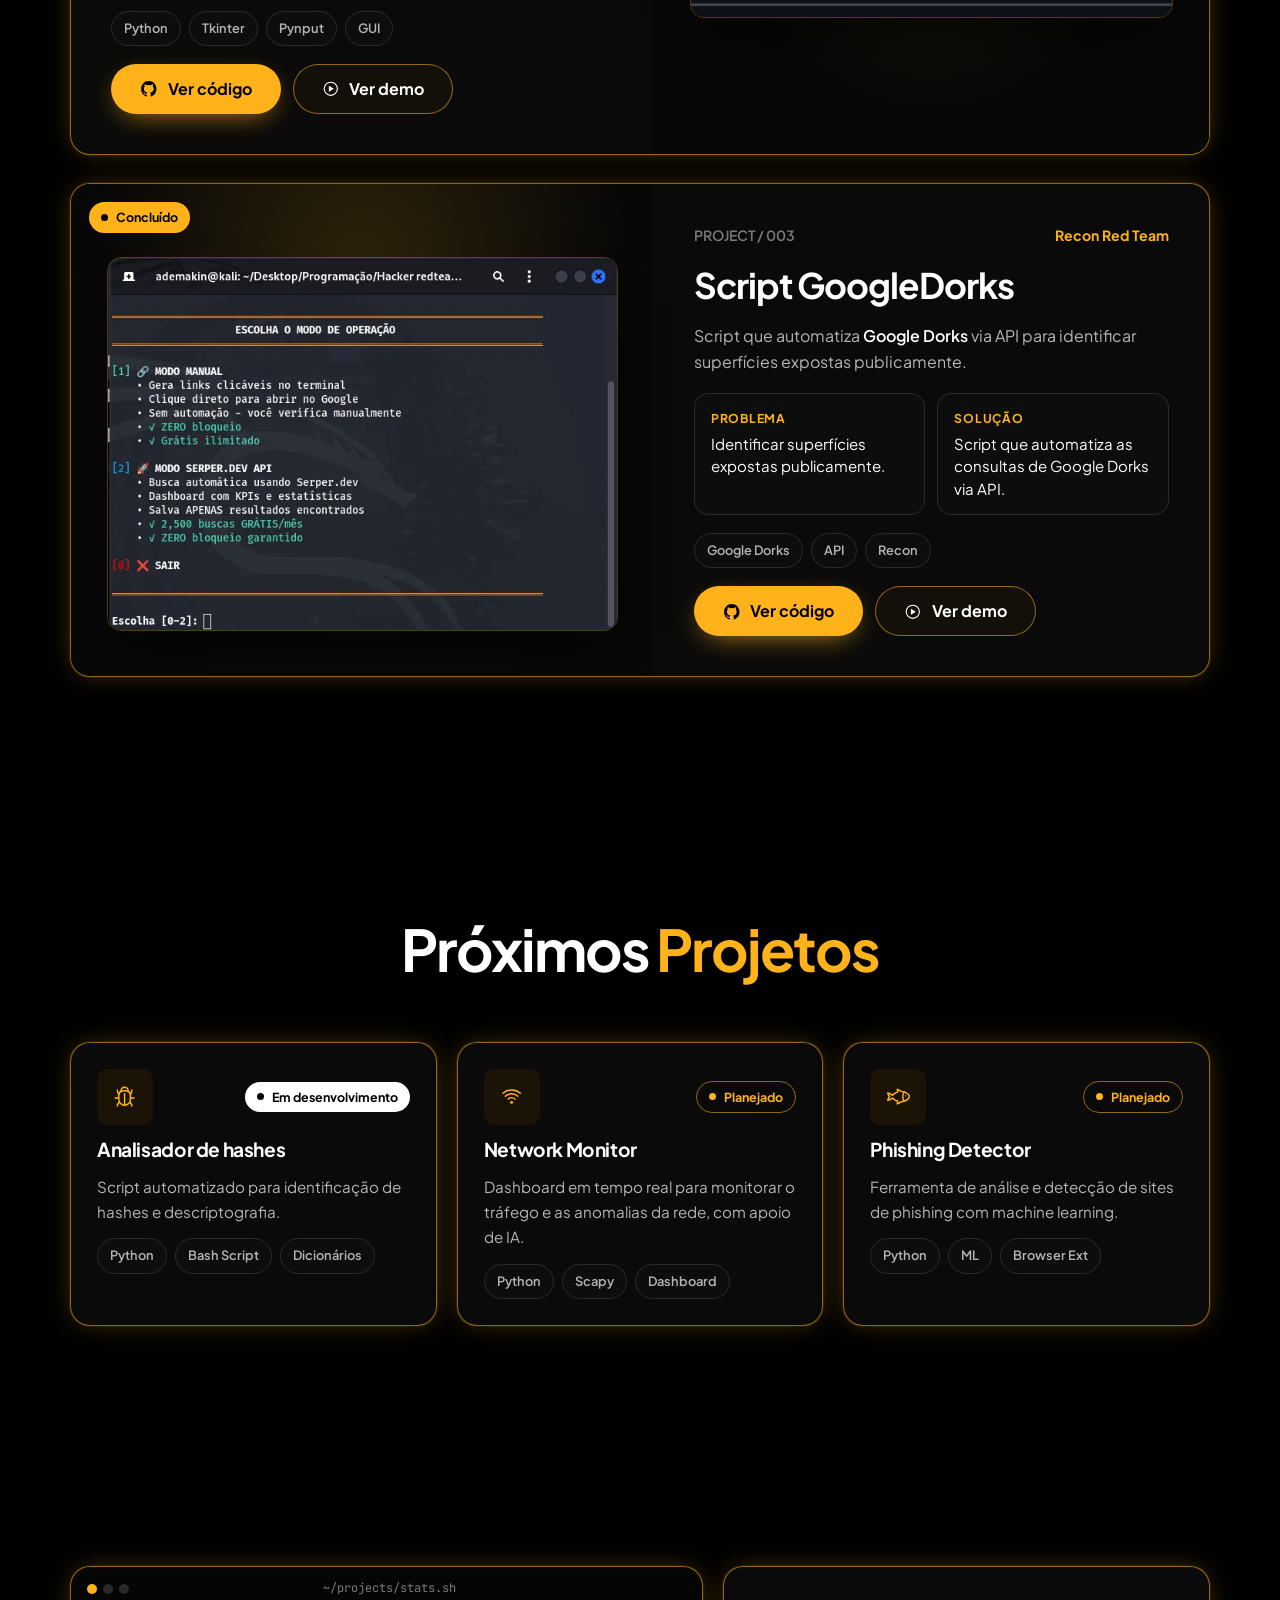
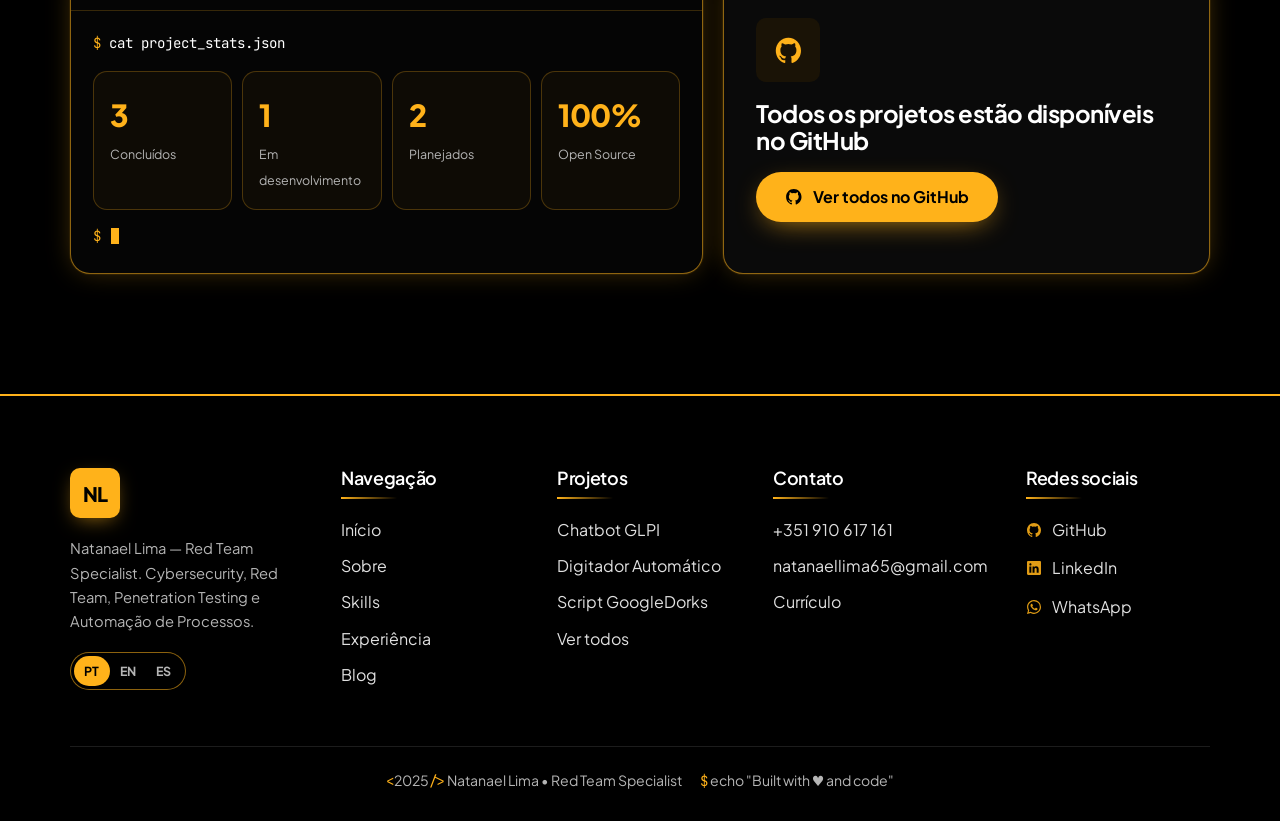
<file: projects.html>
<!DOCTYPE html>
<html lang="pt-BR">
<head>
  <meta charset="UTF-8">
  <meta name="viewport" content="width=device-width, initial-scale=1, viewport-fit=cover">
  <title>Projetos | Natanael Lima - Red Team Specialist</title>
  <meta name="description" content="Projetos de Cybersecurity, RPA e Automação desenvolvidos por Natanael Lima.">
  <meta name="author" content="Natanael Lima">
  <meta name="keywords" content="cybersecurity, red team, penetration testing, ethical hacker, RPA, automation">
  <meta name="theme-color" content="#000000">
  <link rel="canonical" href="https://natanaellima.blog/projects.html">
  <link rel="alternate" hreflang="pt-BR" href="https://natanaellima.blog/projects.html">
  <link rel="alternate" hreflang="en" href="https://natanaellima.blog/en/projects.html">
  <link rel="alternate" hreflang="es" href="https://natanaellima.blog/es/projects.html">
  <link rel="alternate" hreflang="x-default" href="https://natanaellima.blog/projects.html">
  <meta property="og:type" content="website">
  <meta property="og:site_name" content="Natanael Lima">
  <meta property="og:locale" content="pt_BR">
  <meta property="og:locale:alternate" content="en_US">
  <meta property="og:locale:alternate" content="es_ES">
  <meta property="og:title" content="Projetos | Natanael Lima - Red Team Specialist">
  <meta property="og:description" content="Projetos de Cybersecurity, RPA e Automação desenvolvidos por Natanael Lima.">
  <meta property="og:url" content="https://natanaellima.blog/projects.html">
  <meta property="og:image" content="https://natanaellima.blog/img/my-avatar.png">
  <meta name="twitter:card" content="summary">
  <link rel="icon" href="favicon.svg" type="image/svg+xml">
  <link rel="preconnect" href="https://fonts.googleapis.com">
  <link rel="preconnect" href="https://fonts.gstatic.com" crossorigin>
  <link href="https://fonts.googleapis.com/css2?family=Plus+Jakarta+Sans:wght@400;500;600;700;800&family=JetBrains+Mono:wght@400;500&display=swap" rel="stylesheet">
  <link rel="stylesheet" href="css/style.css?v=20c04139">
  <script>document.documentElement.classList.add('js')</script>
</head>
<body>
<svg xmlns="http://www.w3.org/2000/svg" style="display:none" aria-hidden="true"><symbol id="i-github" viewBox="0 0 512 512"><path d="M256 32C132.3 32 32 134.9 32 261.7c0 101.5 64.2 187.5 153.2 217.9a17.56 17.56 0 003.8.4c8.3 0 11.5-6.1 11.5-11.4 0-5.5-.2-19.9-.3-39.1a102.4 102.4 0 01-22.6 2.7c-43.1 0-52.9-33.5-52.9-33.5-10.2-26.5-24.9-33.6-24.9-33.6-19.5-13.7-.1-14.1 1.4-14.1h.1c22.5 2 34.3 23.8 34.3 23.8 11.2 19.6 26.2 25.1 39.6 25.1a63 63 0 0025.6-6c2-14.8 7.8-24.9 14.2-30.7-49.7-5.8-102-25.5-102-113.5 0-25.1 8.7-45.6 23-61.6-2.3-5.8-10-29.2 2.2-60.8a18.64 18.64 0 015-.5c8.1 0 26.4 3.1 56.6 24.1a208.21 208.21 0 01112.2 0c30.2-21 48.5-24.1 56.6-24.1a18.64 18.64 0 015 .5c12.2 31.6 4.5 55 2.2 60.8 14.3 16.1 23 36.6 23 61.6 0 88.2-52.4 107.6-102.3 113.3 8 7.1 15.2 21.1 15.2 42.5 0 30.7-.3 55.5-.3 63 0 5.4 3.1 11.5 11.4 11.5a19.35 19.35 0 004-.4C415.9 449.2 480 363.1 480 261.7 480 134.9 379.7 32 256 32z"/></symbol><symbol id="i-linkedin" viewBox="0 0 512 512"><path d="M444.17 32H70.28C49.85 32 32 46.7 32 66.89v374.72C32 461.91 49.85 480 70.28 480h373.78c20.54 0 35.94-18.21 35.94-38.39V66.89C480.12 46.7 464.6 32 444.17 32zm-273.3 373.43h-64.18V205.88h64.18zM141 175.54h-.46c-20.54 0-33.84-15.29-33.84-34.43 0-19.49 13.65-34.42 34.65-34.42s33.85 14.82 34.31 34.42c-.01 19.14-13.31 34.43-34.66 34.43zm264.43 229.89h-64.18V296.32c0-26.14-9.34-44-32.56-44-17.74 0-28.24 12-32.91 23.69-1.75 4.2-2.22 9.92-2.22 15.76v113.66h-64.18V205.88h64.18v27.77c9.34-13.3 23.93-32.44 57.88-32.44 42.13 0 74 27.77 74 87.64z"/></symbol><symbol id="i-whatsapp" viewBox="0 0 512 512"><path d="M414.73 97.1A222.14 222.14 0 00256.94 32C134 32 33.92 131.58 33.87 254a220.61 220.61 0 0029.78 111L32 480l118.25-30.87a223.63 223.63 0 00106.6 27h.09c122.93 0 223-99.59 223.06-222A220.18 220.18 0 00414.73 97.1zM256.94 438.66h-.08a185.75 185.75 0 01-94.36-25.72l-6.77-4-70.17 18.32 18.73-68.09-4.41-7A183.46 183.46 0 0171.53 254c0-101.73 83.21-184.5 185.48-184.5a185 185 0 01185.33 184.64c-.04 101.74-83.21 184.52-185.4 184.52zm101.69-138.19c-5.57-2.78-33-16.2-38.08-18.05s-8.83-2.78-12.54 2.78-14.4 18-17.65 21.75-6.5 4.16-12.07 1.38-23.54-8.63-44.83-27.53c-16.57-14.71-27.75-32.87-31-38.42s-.35-8.56 2.44-11.32c2.51-2.49 5.57-6.48 8.36-9.72s3.72-5.56 5.57-9.26.93-6.94-.46-9.71-12.54-30.08-17.18-41.19c-4.53-10.82-9.12-9.35-12.54-9.52-3.25-.16-7-.2-10.69-.2a20.53 20.53 0 00-14.86 6.94c-5.11 5.56-19.51 19-19.51 46.28s20 53.68 22.76 57.38 39.3 59.73 95.21 83.76a323.11 323.11 0 0031.78 11.68c13.35 4.22 25.5 3.63 35.1 2.2 10.71-1.59 33-13.42 37.63-26.38s4.64-24.06 3.25-26.37-5.11-3.71-10.69-6.48z" fill-rule="evenodd"/></symbol><symbol id="i-mail" viewBox="0 0 512 512"><rect x="48" y="96" width="416" height="320" rx="40" ry="40" fill="none" stroke="currentColor" stroke-linecap="round" stroke-linejoin="round" stroke-width="32"/><path fill="none" stroke="currentColor" stroke-linecap="round" stroke-linejoin="round" stroke-width="32" d="M112 160l144 112 144-112"/></symbol><symbol id="i-menu" viewBox="0 0 512 512"><path fill="none" stroke="currentColor" stroke-linecap="round" stroke-miterlimit="10" stroke-width="32" d="M80 160h352M80 256h352M80 352h352"/></symbol><symbol id="i-close" viewBox="0 0 512 512"><path fill="none" stroke="currentColor" stroke-linecap="round" stroke-linejoin="round" stroke-width="32" d="M368 368L144 144M368 144L144 368"/></symbol><symbol id="i-arrow" viewBox="0 0 512 512"><path fill="none" stroke="currentColor" stroke-linecap="round" stroke-linejoin="round" stroke-width="48" d="M268 112l144 144-144 144M392 256H100"/></symbol><symbol id="i-open" viewBox="0 0 512 512"><path d="M384 224v184a40 40 0 01-40 40H104a40 40 0 01-40-40V168a40 40 0 0140-40h167.48M336 64h112v112M224 288L440 72" fill="none" stroke="currentColor" stroke-linecap="round" stroke-linejoin="round" stroke-width="32"/></symbol><symbol id="i-play" viewBox="0 0 512 512"><path d="M448 256c0-106-86-192-192-192S64 150 64 256s86 192 192 192 192-86 192-192z" fill="none" stroke="currentColor" stroke-miterlimit="10" stroke-width="32"/><path d="M216.32 334.44l114.45-69.14a10.89 10.89 0 000-18.6l-114.45-69.14a10.78 10.78 0 00-16.32 9.31v138.26a10.78 10.78 0 0016.32 9.31z"/></symbol><symbol id="i-doc" viewBox="0 0 512 512"><path d="M416 221.25V416a48 48 0 01-48 48H144a48 48 0 01-48-48V96a48 48 0 0148-48h98.75a32 32 0 0122.62 9.37l141.26 141.26a32 32 0 019.37 22.62z" fill="none" stroke="currentColor" stroke-linejoin="round" stroke-width="32"/><path d="M256 56v120a32 32 0 0032 32h120M176 288h160M176 368h160" fill="none" stroke="currentColor" stroke-linecap="round" stroke-linejoin="round" stroke-width="32"/></symbol><symbol id="i-shield" viewBox="0 0 512 512"><path fill="none" stroke="currentColor" stroke-linecap="round" stroke-linejoin="round" stroke-width="32" d="M336 176L225.2 304 176 255.8"/><path d="M463.1 112.37C373.68 96.33 336.71 84.45 256 48c-80.71 36.45-117.68 48.33-207.1 64.37C32.7 369.13 240.58 457.79 256 464c15.42-6.21 223.3-94.87 207.1-351.63z" fill="none" stroke="currentColor" stroke-linecap="round" stroke-linejoin="round" stroke-width="32"/></symbol><symbol id="i-shieldhalf" viewBox="0 0 512 512"><path d="M463.1 112.37C373.68 96.33 336.71 84.45 256 48c-80.71 36.45-117.68 48.33-207.1 64.37C32.7 369.13 240.58 457.79 256 464c15.42-6.21 223.3-94.87 207.1-351.63z" fill="none" stroke="currentColor" stroke-linecap="round" stroke-linejoin="round" stroke-width="32"/><path d="M256 48c-80.71 36.45-117.68 48.33-207.1 64.37C32.7 369.13 240.58 457.79 256 464z"/></symbol><symbol id="i-bug" viewBox="0 0 512 512"><path d="M370 378c28.89 23.52 46 46.07 46 86M142 378c-28.89 23.52-46 46.06-46 86M384 208c28.89-23.52 32-56.07 32-96M128 206c-28.89-23.52-32-54.06-32-94M464 288.13h-80M128 288.13H48M256 192v256" fill="none" stroke="currentColor" stroke-linecap="round" stroke-linejoin="round" stroke-width="32"/><path d="M256 448h0c-70.4 0-128-57.6-128-128v-96.07c0-65.07 57.6-96 128-96h0c70.4 0 128 25.6 128 96V320c0 70.4-57.6 128-128 128z" fill="none" stroke="currentColor" stroke-linecap="round" stroke-linejoin="round" stroke-width="32"/><path d="M179.43 143.52a49.08 49.08 0 01-3.43-15.73A80 80 0 01255.79 48h.42A80 80 0 01336 127.79a41.91 41.91 0 01-3.12 14.3" fill="none" stroke="currentColor" stroke-linecap="round" stroke-linejoin="round" stroke-width="32"/></symbol><symbol id="i-wifi" viewBox="0 0 512 512"><path d="M332.41 310.59a115 115 0 00-152.8 0M393.46 249.54a201.26 201.26 0 00-274.92 0M447.72 182.11a288 288 0 00-383.44 0" fill="none" stroke="currentColor" stroke-linecap="round" stroke-linejoin="round" stroke-width="32"/><path d="M256 416a32 32 0 1132-32 32 32 0 01-32 32z"/></symbol><symbol id="i-fish" viewBox="0 0 512 512"><path fill="none" stroke="currentColor" stroke-width="32" stroke-linejoin="round" d="M240 152c-50.71 12.21-94.15 52.31-120.3 73.43a261.14 261.14 0 00-23.81-19.58C59.53 179.29 16 176 16 176s11.37 51.53 41.36 79.83C27.37 284.14 16 335.67 16 335.67s43.53-3.29 79.89-29.85a259.18 259.18 0 0023.61-19.41c26.1 21.14 69.74 61.34 120.5 73.59l-16 56c39.43-6.67 78.86-35.51 94.72-48.25C448 362 496 279 496 256c0-22-48-106-176.89-111.73C303.52 131.78 263.76 102.72 224 96z"/><circle cx="416" cy="239.99" r="16"/><path fill="none" stroke="currentColor" stroke-width="32" stroke-linecap="round" stroke-miterlimit="20" d="M378.37 356a199.22 199.22 0 010-200"/></symbol><symbol id="i-chat" viewBox="0 0 512 512"><path d="M431 320.6c-1-3.6 1.2-8.6 3.3-12.2a33.68 33.68 0 012.1-3.1A162 162 0 00464 215c.3-92.2-77.5-167-173.7-167-83.9 0-153.9 57.1-170.3 132.9a160.7 160.7 0 00-3.7 34.2c0 92.3 74.8 169.1 171 169.1 15.3 0 35.9-4.6 47.2-7.7s22.5-7.2 25.4-8.3a26.44 26.44 0 019.3-1.7 26 26 0 0110.1 2l56.7 20.1a13.52 13.52 0 003.9 1 8 8 0 008-8 12.85 12.85 0 00-.5-2.7z" fill="none" stroke="currentColor" stroke-linecap="round" stroke-miterlimit="10" stroke-width="32"/><path d="M66.46 232a146.23 146.23 0 006.39 152.67c2.31 3.49 3.61 6.19 3.21 8s-11.93 61.87-11.93 61.87a8 8 0 002.71 7.68A8.17 8.17 0 0072 464a7.26 7.26 0 002.91-.6l56.21-22a15.7 15.7 0 0112 .2c18.94 7.38 39.88 12 60.83 12A159.21 159.21 0 00284 432.11" fill="none" stroke="currentColor" stroke-linecap="round" stroke-miterlimit="10" stroke-width="32"/></symbol><symbol id="i-create" viewBox="0 0 512 512"><path d="M384 224v184a40 40 0 01-40 40H104a40 40 0 01-40-40V168a40 40 0 0140-40h167.48" fill="none" stroke="currentColor" stroke-linecap="round" stroke-linejoin="round" stroke-width="32"/><path d="M459.94 53.25a16.06 16.06 0 00-23.22-.56L424.35 65a8 8 0 000 11.31l11.34 11.32a8 8 0 0011.34 0l12.06-12c6.1-6.09 6.67-16.01.85-22.38zM399.34 90L218.82 270.2a9 9 0 00-2.31 3.93L208.16 299a3.91 3.91 0 004.86 4.86l24.85-8.35a9 9 0 003.93-2.31L422 112.66a9 9 0 000-12.66l-9.95-10a9 9 0 00-12.71 0z"/></symbol><symbol id="i-calendar" viewBox="0 0 512 512"><rect fill="none" stroke="currentColor" stroke-linejoin="round" stroke-width="32" x="48" y="80" width="416" height="384" rx="48"/><circle cx="296" cy="232" r="24"/><circle cx="376" cy="232" r="24"/><circle cx="296" cy="312" r="24"/><circle cx="376" cy="312" r="24"/><circle cx="136" cy="312" r="24"/><circle cx="216" cy="312" r="24"/><circle cx="136" cy="392" r="24"/><circle cx="216" cy="392" r="24"/><circle cx="296" cy="392" r="24"/><path fill="none" stroke="currentColor" stroke-linejoin="round" stroke-width="32" stroke-linecap="round" d="M128 48v32M384 48v32"/><path fill="none" stroke="currentColor" stroke-linejoin="round" stroke-width="32" d="M464 160H48"/></symbol><symbol id="i-time" viewBox="0 0 512 512"><path d="M256 64C150 64 64 150 64 256s86 192 192 192 192-86 192-192S362 64 256 64z" fill="none" stroke="currentColor" stroke-miterlimit="10" stroke-width="32"/><path fill="none" stroke="currentColor" stroke-linecap="round" stroke-linejoin="round" stroke-width="32" d="M256 128v144h96"/></symbol><symbol id="i-cog" viewBox="0 0 512 512"><path d="M456.7 242.27l-26.08-4.2a8 8 0 01-6.6-6.82c-.5-3.2-1-6.41-1.7-9.51a8.08 8.08 0 013.9-8.62l23.09-12.82a8.05 8.05 0 003.9-9.92l-4-11a7.94 7.94 0 00-9.4-5l-25.89 5a8 8 0 01-8.59-4.11q-2.25-4.2-4.8-8.41a8.16 8.16 0 01.7-9.52l17.29-19.94a8 8 0 00.3-10.62l-7.49-9a7.88 7.88 0 00-10.5-1.51l-22.69 13.63a8 8 0 01-9.39-.9c-2.4-2.11-4.9-4.21-7.4-6.22a8 8 0 01-2.5-9.11l9.4-24.75A8 8 0 00365 78.77l-10.2-5.91a8 8 0 00-10.39 2.21l-16.64 20.84a7.15 7.15 0 01-8.5 2.5s-5.6-2.3-9.8-3.71A8 8 0 01304 87l.4-26.45a8.07 8.07 0 00-6.6-8.42l-11.59-2a8.07 8.07 0 00-9.1 5.61l-8.6 25.05a8 8 0 01-7.79 5.41h-9.8a8.07 8.07 0 01-7.79-5.41l-8.6-25.05a8.07 8.07 0 00-9.1-5.61l-11.59 2a8.07 8.07 0 00-6.6 8.42l.4 26.45a8 8 0 01-5.49 7.71c-2.3.9-7.3 2.81-9.7 3.71-2.8 1-6.1.2-8.8-2.91l-16.51-20.34A8 8 0 00156.75 73l-10.2 5.91a7.94 7.94 0 00-3.3 10.09l9.4 24.75a8.06 8.06 0 01-2.5 9.11c-2.5 2-5 4.11-7.4 6.22a8 8 0 01-9.39.9L111 116.14a8 8 0 00-10.5 1.51l-7.49 9a8 8 0 00.3 10.62l17.29 19.94a8 8 0 01.7 9.52q-2.55 4-4.8 8.41a8.11 8.11 0 01-8.59 4.11l-25.89-5a8 8 0 00-9.4 5l-4 11a8.05 8.05 0 003.9 9.92L85.58 213a7.94 7.94 0 013.9 8.62c-.6 3.2-1.2 6.31-1.7 9.51a8.08 8.08 0 01-6.6 6.82l-26.08 4.2a8.09 8.09 0 00-7.1 7.92v11.72a7.86 7.86 0 007.1 7.92l26.08 4.2a8 8 0 016.6 6.82c.5 3.2 1 6.41 1.7 9.51a8.08 8.08 0 01-3.9 8.62L62.49 311.7a8.05 8.05 0 00-3.9 9.92l4 11a7.94 7.94 0 009.4 5l25.89-5a8 8 0 018.59 4.11q2.25 4.2 4.8 8.41a8.16 8.16 0 01-.7 9.52l-17.29 19.96a8 8 0 00-.3 10.62l7.49 9a7.88 7.88 0 0010.5 1.51l22.69-13.63a8 8 0 019.39.9c2.4 2.11 4.9 4.21 7.4 6.22a8 8 0 012.5 9.11l-9.4 24.75a8 8 0 003.3 10.12l10.2 5.91a8 8 0 0010.39-2.21l16.79-20.64c2.1-2.6 5.5-3.7 8.2-2.6 3.4 1.4 5.7 2.2 9.9 3.61a8 8 0 015.49 7.71l-.4 26.45a8.07 8.07 0 006.6 8.42l11.59 2a8.07 8.07 0 009.1-5.61l8.6-25a8 8 0 017.79-5.41h9.8a8.07 8.07 0 017.79 5.41l8.6 25a8.07 8.07 0 009.1 5.61l11.59-2a8.07 8.07 0 006.6-8.42l-.4-26.45a8 8 0 015.49-7.71c4.2-1.41 7-2.51 9.6-3.51s5.8-1 8.3 2.1l17 20.94A8 8 0 00355 439l10.2-5.91a7.93 7.93 0 003.3-10.12l-9.4-24.75a8.08 8.08 0 012.5-9.12c2.5-2 5-4.1 7.4-6.21a8 8 0 019.39-.9L401 395.66a8 8 0 0010.5-1.51l7.49-9a8 8 0 00-.3-10.62l-17.29-19.94a8 8 0 01-.7-9.52q2.55-4.05 4.8-8.41a8.11 8.11 0 018.59-4.11l25.89 5a8 8 0 009.4-5l4-11a8.05 8.05 0 00-3.9-9.92l-23.09-12.82a7.94 7.94 0 01-3.9-8.62c.6-3.2 1.2-6.31 1.7-9.51a8.08 8.08 0 016.6-6.82l26.08-4.2a8.09 8.09 0 007.1-7.92V250a8.25 8.25 0 00-7.27-7.73zM256 112a143.82 143.82 0 01139.38 108.12A16 16 0 01379.85 240H274.61a16 16 0 01-13.91-8.09l-52.1-91.71a16 16 0 019.85-23.39A146.94 146.94 0 01256 112zM112 256a144 144 0 0143.65-103.41 16 16 0 0125.17 3.47L233.06 248a16 16 0 010 15.87l-52.67 91.7a16 16 0 01-25.18 3.36A143.94 143.94 0 01112 256zm144 144a146.9 146.9 0 01-38.19-4.95 16 16 0 01-9.76-23.44l52.58-91.55a16 16 0 0113.88-8H379.9a16 16 0 0115.52 19.88A143.84 143.84 0 01256 400z"/></symbol><symbol id="i-headset" viewBox="0 0 512 512"><path d="M83 384c-13-33-35-93.37-35-128C48 141.12 149.33 48 256 48s208 93.12 208 208c0 34.63-23 97-35 128" fill="none" stroke="currentColor" stroke-linecap="round" stroke-linejoin="round" stroke-width="32"/><path d="M108.39 270.13l-13.69 8h0c-30.23 17.7-31.7 72.41-3.38 122.2s75.87 75.81 106.1 58.12h0l13.69-8a16.16 16.16 0 005.78-21.87L130 276a15.74 15.74 0 00-21.61-5.87zM403.61 270.13l13.69 8h0c30.23 17.69 31.74 72.4 3.38 122.19s-75.87 75.81-106.1 58.12h0l-13.69-8a16.16 16.16 0 01-5.78-21.87L382 276a15.74 15.74 0 0121.61-5.87z" fill="none" stroke="currentColor" stroke-miterlimit="10" stroke-width="32"/></symbol><symbol id="i-chip" viewBox="0 0 512 512"><rect x="80" y="80" width="352" height="352" rx="48" ry="48" fill="none" stroke="currentColor" stroke-linejoin="round" stroke-width="32"/><rect x="144" y="144" width="224" height="224" rx="16" ry="16" fill="none" stroke="currentColor" stroke-linejoin="round" stroke-width="32"/><path fill="none" stroke="currentColor" stroke-linecap="round" stroke-linejoin="round" stroke-width="32" d="M256 80V48M336 80V48M176 80V48M256 464v-32M336 464v-32M176 464v-32M432 256h32M432 336h32M432 176h32M48 256h32M48 336h32M48 176h32"/></symbol><symbol id="i-terminal" viewBox="0 0 512 512"><rect x="32" y="48" width="448" height="416" rx="48" ry="48" fill="none" stroke="currentColor" stroke-linejoin="round" stroke-width="32"/><path fill="none" stroke="currentColor" stroke-linecap="round" stroke-linejoin="round" stroke-width="32" d="M96 112l80 64-80 64M192 240h64"/></symbol><symbol id="i-briefcase" viewBox="0 0 512 512"><rect x="32" y="128" width="448" height="320" rx="48" ry="48" fill="none" stroke="currentColor" stroke-linejoin="round" stroke-width="32"/><path d="M144 128V96a32 32 0 0132-32h160a32 32 0 0132 32v32M480 240H32M320 240v24a8 8 0 01-8 8H200a8 8 0 01-8-8v-24" fill="none" stroke="currentColor" stroke-linecap="round" stroke-linejoin="round" stroke-width="32"/></symbol><symbol id="i-school" viewBox="0 0 512 512"><path fill="none" stroke="currentColor" stroke-linecap="round" stroke-linejoin="round" stroke-width="32" d="M32 192L256 64l224 128-224 128L32 192z"/><path fill="none" stroke="currentColor" stroke-linecap="round" stroke-linejoin="round" stroke-width="32" d="M112 240v128l144 80 144-80V240M480 368V192M256 320v128"/></symbol><symbol id="i-ribbon" viewBox="0 0 512 512"><circle cx="256" cy="160" r="128" fill="none" stroke="currentColor" stroke-linecap="round" stroke-linejoin="round" stroke-width="32"/><path d="M143.65 227.82L48 400l86.86-.42a16 16 0 0113.82 7.8L192 480l88.33-194.32" fill="none" stroke="currentColor" stroke-linecap="round" stroke-linejoin="round" stroke-width="32"/><path d="M366.54 224L464 400l-86.86-.42a16 16 0 00-13.82 7.8L320 480l-64-140.8" fill="none" stroke="currentColor" stroke-linecap="round" stroke-linejoin="round" stroke-width="32"/><circle cx="256" cy="160" r="64" fill="none" stroke="currentColor" stroke-linecap="round" stroke-linejoin="round" stroke-width="32"/></symbol><symbol id="i-rocket" viewBox="0 0 512 512"><path d="M461.81 53.81a4.4 4.4 0 00-3.3-3.39c-54.38-13.3-180 34.09-248.13 102.17a294.9 294.9 0 00-33.09 39.08c-21-1.9-42-.3-59.88 7.5-50.49 22.2-65.18 80.18-69.28 105.07a9 9 0 009.8 10.4l81.07-8.9a180.29 180.29 0 001.1 18.3 18.15 18.15 0 005.3 11.09l31.39 31.39a18.15 18.15 0 0011.1 5.3 179.91 179.91 0 0018.19 1.1l-8.89 81a9 9 0 0010.39 9.79c24.9-4 83-18.69 105.07-69.17 7.8-17.9 9.4-38.79 7.6-59.69a293.91 293.91 0 0039.19-33.09c68.38-68 115.47-190.86 102.37-247.95zM298.66 213.67a42.7 42.7 0 1160.38 0 42.65 42.65 0 01-60.38 0z" fill="none" stroke="currentColor" stroke-linecap="round" stroke-linejoin="round" stroke-width="32"/><path d="M109.64 352a45.06 45.06 0 00-26.35 12.84C65.67 382.52 64 448 64 448s65.52-1.67 83.15-19.31A44.73 44.73 0 00160 402.32" fill="none" stroke="currentColor" stroke-linecap="round" stroke-linejoin="round" stroke-width="32"/></symbol><symbol id="i-git" viewBox="0 0 512 512"><circle cx="160" cy="96" r="48" fill="none" stroke="currentColor" stroke-linecap="round" stroke-linejoin="round" stroke-width="32"/><circle cx="160" cy="416" r="48" fill="none" stroke="currentColor" stroke-linecap="round" stroke-linejoin="round" stroke-width="32"/><path fill="none" stroke="currentColor" stroke-linecap="round" stroke-linejoin="round" stroke-width="32" d="M160 368V144"/><circle cx="352" cy="160" r="48" fill="none" stroke="currentColor" stroke-linecap="round" stroke-linejoin="round" stroke-width="32"/><path d="M352 208c0 128-192 48-192 160" fill="none" stroke="currentColor" stroke-linecap="round" stroke-linejoin="round" stroke-width="32"/></symbol><symbol id="i-server" viewBox="0 0 512 512"><ellipse cx="256" cy="128" rx="192" ry="80" fill="none" stroke="currentColor" stroke-linecap="round" stroke-miterlimit="10" stroke-width="32"/><path d="M448 214c0 44.18-86 80-192 80S64 258.18 64 214M448 300c0 44.18-86 80-192 80S64 344.18 64 300" fill="none" stroke="currentColor" stroke-linecap="round" stroke-miterlimit="10" stroke-width="32"/><path d="M64 127.24v257.52C64 428.52 150 464 256 464s192-35.48 192-79.24V127.24" fill="none" stroke="currentColor" stroke-linecap="round" stroke-miterlimit="10" stroke-width="32"/></symbol><symbol id="i-search" viewBox="0 0 512 512"><path d="M221.09 64a157.09 157.09 0 10157.09 157.09A157.1 157.1 0 00221.09 64z" fill="none" stroke="currentColor" stroke-miterlimit="10" stroke-width="32"/><path fill="none" stroke="currentColor" stroke-linecap="round" stroke-miterlimit="10" stroke-width="32" d="M338.29 338.29L448 448"/></symbol><symbol id="i-down" viewBox="0 0 512 512"><path fill="none" stroke="currentColor" stroke-linecap="round" stroke-linejoin="round" stroke-width="48" d="M112 184l144 144 144-144"/></symbol><symbol id="i-up" viewBox="0 0 512 512"><path fill="none" stroke="currentColor" stroke-linecap="round" stroke-linejoin="round" stroke-width="48" d="M112 244l144-144 144 144M256 120v292"/></symbol><symbol id="i-copy" viewBox="0 0 512 512"><rect x="128" y="128" width="336" height="336" rx="57" ry="57" fill="none" stroke="currentColor" stroke-linejoin="round" stroke-width="32"/><path d="M383.5 128l.5-24a56.16 56.16 0 00-56-56H112a64.19 64.19 0 00-64 64v216a56.16 56.16 0 0056 56h24" fill="none" stroke="currentColor" stroke-linecap="round" stroke-linejoin="round" stroke-width="32"/></symbol><symbol id="i-check" viewBox="0 0 512 512"><path fill="none" stroke="currentColor" stroke-linecap="round" stroke-linejoin="round" stroke-width="32" d="M416 128L192 384l-96-96"/></symbol><symbol id="i-pulse" viewBox="0 0 512 512"><path fill="none" stroke="currentColor" stroke-linecap="round" stroke-linejoin="round" stroke-width="32" d="M48 320h64l64-256 64 384 64-224 32 96h64"/><circle cx="432" cy="320" r="32" fill="none" stroke="currentColor" stroke-linecap="round" stroke-linejoin="round" stroke-width="32"/></symbol><symbol id="i-code" viewBox="0 0 512 512"><path fill="none" stroke="currentColor" stroke-linecap="round" stroke-linejoin="round" stroke-width="32" d="M160 368L32 256l128-112M352 368l128-112-128-112M304 96l-96 320"/></symbol><symbol id="i-flash" viewBox="0 0 512 512"><path d="M315.27 33L96 304h128l-31.51 173.23a2.36 2.36 0 002.33 2.77h0a2.36 2.36 0 001.89-.95L416 208H288l31.66-173.25a2.45 2.45 0 00-2.44-2.75h0a2.42 2.42 0 00-1.95 1z" fill="none" stroke="currentColor" stroke-linecap="round" stroke-linejoin="round" stroke-width="32"/></symbol><symbol id="i-layers" viewBox="0 0 512 512"><path d="M434.8 137.65l-149.36-68.1c-16.19-7.4-42.69-7.4-58.88 0L77.3 137.65c-17.6 8-17.6 21.09 0 29.09l148 67.5c16.89 7.7 44.69 7.7 61.58 0l148-67.5c17.52-8 17.52-21.1-.08-29.09zM160 308.52l-82.7 37.11c-17.6 8-17.6 21.1 0 29.1l148 67.5c16.89 7.69 44.69 7.69 61.58 0l148-67.5c17.6-8 17.6-21.1 0-29.1l-79.94-38.47" fill="none" stroke="currentColor" stroke-linecap="round" stroke-linejoin="round" stroke-width="32"/><path d="M160 204.48l-82.8 37.16c-17.6 8-17.6 21.1 0 29.1l148 67.49c16.89 7.7 44.69 7.7 61.58 0l148-67.49c17.7-8 17.7-21.1.1-29.1L352 204.48" fill="none" stroke="currentColor" stroke-linecap="round" stroke-linejoin="round" stroke-width="32"/></symbol><symbol id="i-left" viewBox="0 0 512 512"><path fill="none" stroke="currentColor" stroke-linecap="round" stroke-linejoin="round" stroke-width="48" d="M328 112L184 256l144 144"/></symbol><symbol id="i-right" viewBox="0 0 512 512"><path fill="none" stroke="currentColor" stroke-linecap="round" stroke-linejoin="round" stroke-width="48" d="M184 112l144 144-144 144"/></symbol><symbol id="i-send" viewBox="0 0 512 512"><path d="M470.3 271.15L43.16 447.31a7.83 7.83 0 01-11.16-7V327a8 8 0 016.51-7.86l247.62-47c17.36-3.29 17.36-28.15 0-31.44l-247.63-47a8 8 0 01-6.5-7.85V72.59c0-5.74 5.88-10.26 11.16-8L470.3 240.76a16 16 0 010 30.39z" fill="none" stroke="currentColor" stroke-linecap="round" stroke-linejoin="round" stroke-width="32"/></symbol></svg>
<a class="skip" href="#main">Pular para o conteúdo</a>
<header class="nav">
  <div class="wrap nav-inner">
    <a class="brand" href="index.html" aria-label="Natanael Lima — início"><span class="brand-tile">NL</span><span class="brand-name">Natanael Lima<small>Red Team Specialist</small></span></a>
    <nav class="nav-links" aria-label="Principal"><a href="index.html">Início</a><a href="index.html#about">Sobre</a><a href="index.html#skills">Skills</a><a href="index.html#experience">Experiência</a><a href="projects.html" class="active" aria-current="page">Projetos</a><a href="blog.html">Blog</a><a href="index.html#contact">Contato</a></nav>
    <div class="nav-side">
      <div class="lang" role="group" aria-label="Idioma"><a href="projects.html" hreflang="pt-BR" lang="pt-BR" title="Português" aria-current="true">PT</a><a href="en/projects.html" hreflang="en" lang="en" title="English">EN</a><a href="es/projects.html" hreflang="es" lang="es" title="Español">ES</a></div>
      <a class="btn btn-primary btn-sm btn-cta" href="https://wa.me/351910617161" target="_blank" rel="noopener noreferrer"><svg class="i" aria-hidden="true"><use href="#i-whatsapp"></use></svg> Fale comigo</a>
      <button class="menu-btn" id="menuBtn" aria-expanded="false" aria-controls="mobileMenu" aria-label="Abrir menu" data-label-open="Abrir menu" data-label-close="Fechar menu"><svg class="i" aria-hidden="true"><use href="#i-menu"></use></svg></button>
    </div>
  </div>
</header>
<nav class="mobile-menu" id="mobileMenu" aria-label="Menu mobile">
  <a href="index.html">Início<svg class="i" aria-hidden="true"><use href="#i-right"></use></svg></a><a href="index.html#about">Sobre<svg class="i" aria-hidden="true"><use href="#i-right"></use></svg></a><a href="index.html#skills">Skills<svg class="i" aria-hidden="true"><use href="#i-right"></use></svg></a><a href="index.html#experience">Experiência<svg class="i" aria-hidden="true"><use href="#i-right"></use></svg></a><a href="projects.html" class="active" aria-current="page">Projetos<svg class="i" aria-hidden="true"><use href="#i-right"></use></svg></a><a href="blog.html">Blog<svg class="i" aria-hidden="true"><use href="#i-right"></use></svg></a><a href="index.html#contact">Contato<svg class="i" aria-hidden="true"><use href="#i-right"></use></svg></a>
  <a class="btn btn-primary" href="https://wa.me/351910617161" target="_blank" rel="noopener noreferrer"><svg class="i" aria-hidden="true"><use href="#i-whatsapp"></use></svg> Fale comigo</a>
</nav>
<main id="main">

<section class="page-head">
  <div class="wrap">
    <span class="kicker">~/projetos</span>
    <h1>Meus <span>Projetos</span></h1>
    <p>Soluções desenvolvidas com foco em <strong>segurança</strong>, <strong>automação</strong> e <strong>inovação</strong>.</p>
  </div>
</section>

<section class="section" id="todos">
  <div class="wrap">
    <div class="toolbar">
      <span class="count">3 projetos concluídos</span>
      <div class="view-toggle" role="group" aria-label="Visualização dos projetos">
        <button type="button" data-view="full" aria-pressed="true"><svg class="i" aria-hidden="true"><use href="#i-layers"></use></svg> Estudos de caso</button>
        <button type="button" data-view="compact" aria-pressed="false"><svg class="i" aria-hidden="true"><use href="#i-code"></use></svg> Todos os projetos</button>
      </div>
    </div>
    <div class="cases" id="cases">
      <article class="card case reveal" id="chatbot-glpi">
        <div class="case-media">
          <img src="img/projeto1.webp" alt="Chatbot GLPI" loading="lazy">
          <span class="status">Concluído</span>
        </div>
        <div class="case-body">
          <div class="case-id"><span>PROJECT / 001</span><b>RPA + IA</b></div>
          <h2>Chatbot GLPI</h2>
          <p class="case-desc">Chatbot de suporte inteligente integrando <strong>N8N</strong>, <strong>GLPI</strong>, <strong>OpenAI GPT-4.1</strong> e <strong>WhatsApp API</strong>. Automatiza a abertura e o acompanhamento de chamados com resumos gerados por IA, oferecendo atendimento 24/7.</p>
          <p class="case-summary">Chatbot de suporte inteligente com N8N, GLPI e OpenAI.</p>
          <dl class="ps">
            <div><dt>Problema</dt><dd>Abertura e acompanhamento de chamados de suporte.</dd></div>
            <div><dt>Solução</dt><dd>Chatbot no WhatsApp que automatiza os chamados no GLPI, com resumos gerados por IA e atendimento 24/7.</dd></div>
          </dl>
          <div class="tags"><span class="tag">N8N</span><span class="tag">GLPI</span><span class="tag">OpenAI</span><span class="tag">WhatsApp</span><span class="tag">Webhooks</span></div>
          <div class="case-actions">
            <a class="btn btn-primary" href="https://github.com/ademakin3051/botglpi" target="_blank" rel="noopener noreferrer"><svg class="i" aria-hidden="true"><use href="#i-github"></use></svg> Ver código</a>
            <a class="btn btn-ghost" href="https://youtu.be/EqQT7VZ-78E" target="_blank" rel="noopener noreferrer"><svg class="i" aria-hidden="true"><use href="#i-play"></use></svg> Ver demo</a>
          </div>
        </div>
      </article>
      <article class="card case reveal" id="digitador-automatico">
        <div class="case-media">
          <img src="img/projeto2.webp" alt="Digitador Automático" loading="lazy">
          <span class="status">Concluído</span>
        </div>
        <div class="case-body">
          <div class="case-id"><span>PROJECT / 002</span><b>Automação</b></div>
          <h2>Digitador Automático</h2>
          <p class="case-desc">Aplicação <strong>Python</strong> com interface Tkinter para automatizar a digitação. Controla o teclado via <strong>pynput</strong>, permitindo ajustar a velocidade e interromper a qualquer momento. Ideal para automatizar tarefas repetitivas.</p>
          <p class="case-summary">Aplicação Python para automatizar a digitação.</p>
          <dl class="ps">
            <div><dt>Problema</dt><dd>Tarefas repetitivas de digitação.</dd></div>
            <div><dt>Solução</dt><dd>Interface Tkinter que controla o teclado via pynput, com velocidade ajustável e interrupção a qualquer momento.</dd></div>
          </dl>
          <div class="tags"><span class="tag">Python</span><span class="tag">Tkinter</span><span class="tag">Pynput</span><span class="tag">GUI</span></div>
          <div class="case-actions">
            <a class="btn btn-primary" href="https://github.com/ademakin3051/digitador-automatico" target="_blank" rel="noopener noreferrer"><svg class="i" aria-hidden="true"><use href="#i-github"></use></svg> Ver código</a>
            <a class="btn btn-ghost" href="https://youtu.be/trLHH-mYcH4" target="_blank" rel="noopener noreferrer"><svg class="i" aria-hidden="true"><use href="#i-play"></use></svg> Ver demo</a>
          </div>
        </div>
      </article>
      <article class="card case reveal" id="script-googledorks">
        <div class="case-media">
          <img src="img/projeto3.webp" alt="Script GoogleDorks" loading="lazy">
          <span class="status">Concluído</span>
        </div>
        <div class="case-body">
          <div class="case-id"><span>PROJECT / 003</span><b>Recon Red Team</b></div>
          <h2>Script GoogleDorks</h2>
          <p class="case-desc">Script que automatiza <strong>Google Dorks</strong> via API para identificar superfícies expostas publicamente.</p>
          <p class="case-summary">Script que automatiza Google Dorks via API para identificar superfícies expostas publicamente.</p>
          <dl class="ps">
            <div><dt>Problema</dt><dd>Identificar superfícies expostas publicamente.</dd></div>
            <div><dt>Solução</dt><dd>Script que automatiza as consultas de Google Dorks via API.</dd></div>
          </dl>
          <div class="tags"><span class="tag">Google Dorks</span><span class="tag">API</span><span class="tag">Recon</span></div>
          <div class="case-actions">
            <a class="btn btn-primary" href="https://github.com/ademakin3051/ferramentagoogledorks" target="_blank" rel="noopener noreferrer"><svg class="i" aria-hidden="true"><use href="#i-github"></use></svg> Ver código</a>
            <a class="btn btn-ghost" href="https://youtu.be/EfaL-Qc4lK4" target="_blank" rel="noopener noreferrer"><svg class="i" aria-hidden="true"><use href="#i-play"></use></svg> Ver demo</a>
          </div>
        </div>
      </article>
    </div>
  </div>
</section>

<section class="section">
  <div class="wrap">
    <header class="head reveal">
      <h2>Próximos <span class="hl">Projetos</span></h2>
    </header>
    <div class="card-grid">
      <article class="card hover road reveal">
        <div class="road-top"><span class="ico-tile"><svg class="i" aria-hidden="true"><use href="#i-bug"></use></svg></span><span class="status is-dev">Em desenvolvimento</span></div>
        <h3>Analisador de hashes</h3>
        <p>Script automatizado para identificação de hashes e descriptografia.</p>
        <div class="tags"><span class="tag">Python</span><span class="tag">Bash Script</span><span class="tag">Dicionários</span></div>
      </article>
      <article class="card hover road reveal">
        <div class="road-top"><span class="ico-tile"><svg class="i" aria-hidden="true"><use href="#i-wifi"></use></svg></span><span class="status is-plan">Planejado</span></div>
        <h3>Network Monitor</h3>
        <p>Dashboard em tempo real para monitorar o tráfego e as anomalias da rede, com apoio de IA.</p>
        <div class="tags"><span class="tag">Python</span><span class="tag">Scapy</span><span class="tag">Dashboard</span></div>
      </article>
      <article class="card hover road reveal">
        <div class="road-top"><span class="ico-tile"><svg class="i" aria-hidden="true"><use href="#i-fish"></use></svg></span><span class="status is-plan">Planejado</span></div>
        <h3>Phishing Detector</h3>
        <p>Ferramenta de análise e detecção de sites de phishing com machine learning.</p>
        <div class="tags"><span class="tag">Python</span><span class="tag">ML</span><span class="tag">Browser Ext</span></div>
      </article>
    </div>
  </div>
</section>

<section class="section">
  <div class="wrap proj-stats">
    <div class="term reveal">
      <div class="term-bar"><span class="dots"><i></i><i></i><i></i></span><span class="title">~/projects/stats.sh</span></div>
      <div class="term-body">
        <p><span class="prompt">$</span> cat project_stats.json</p>
        <div class="kv">
          <div><strong>3</strong><span>Concluídos</span></div>
          <div><strong>1</strong><span>Em desenvolvimento</span></div>
          <div><strong>2</strong><span>Planejados</span></div>
          <div><strong>100%</strong><span>Open Source</span></div>
        </div>
        <p><span class="prompt">$</span> <span class="cursor"></span></p>
      </div>
    </div>
    <div class="card gh-cta reveal">
      <span class="ico-tile"><svg class="i" aria-hidden="true"><use href="#i-github"></use></svg></span>
      <h3>Todos os projetos estão disponíveis no GitHub</h3>
      <a class="btn btn-primary" href="https://github.com/ademakin3051" target="_blank" rel="noopener noreferrer"><svg class="i" aria-hidden="true"><use href="#i-github"></use></svg> Ver todos no GitHub</a>
    </div>
  </div>
</section>
</main>
<footer class="footer">
  <div class="wrap">
    <div class="footer-grid">
      <div class="footer-about">
        <a class="brand" href="index.html" aria-label="Natanael Lima — início"><span class="brand-tile">NL</span></a>
        <p>Natanael Lima — Red Team Specialist. Cybersecurity, Red Team, Penetration Testing e Automação de Processos.</p>
        <div class="lang lang-footer" role="group" aria-label="Idioma"><a href="projects.html" hreflang="pt-BR" lang="pt-BR" title="Português" aria-current="true">PT</a><a href="en/projects.html" hreflang="en" lang="en" title="English">EN</a><a href="es/projects.html" hreflang="es" lang="es" title="Español">ES</a></div>
      </div>
      <div>
        <h4>Navegação</h4>
        <ul><li><a href="index.html">Início</a></li><li><a href="index.html#about">Sobre</a></li><li><a href="index.html#skills">Skills</a></li><li><a href="index.html#experience">Experiência</a></li><li><a href="blog.html">Blog</a></li></ul>
      </div>
      <div>
        <h4>Projetos</h4>
        <ul><li><a href="projects.html#chatbot-glpi">Chatbot GLPI</a></li><li><a href="projects.html#digitador-automatico">Digitador Automático</a></li><li><a href="projects.html#script-googledorks">Script GoogleDorks</a></li><li><a href="projects.html">Ver todos</a></li></ul>
      </div>
      <div>
        <h4>Contato</h4>
        <ul><li><a href="https://wa.me/351910617161" target="_blank" rel="noopener noreferrer">+351 910 617 161</a></li><li><a href="mailto:natanaellima65@gmail.com">natanaellima65@gmail.com</a></li><li><a href="https://drive.google.com/file/d/1lg2fYg4_A2yYg5QsX-86DCXbS38xX-Ok/view" target="_blank" rel="noopener noreferrer">Currículo</a></li></ul>
      </div>
      <div>
        <h4>Redes sociais</h4>
        <ul><li><a href="https://github.com/ademakin3051" target="_blank" rel="noopener noreferrer"><svg class="i" aria-hidden="true"><use href="#i-github"></use></svg> GitHub</a></li><li><a href="https://www.linkedin.com/in/natanaellima10" target="_blank" rel="noopener noreferrer"><svg class="i" aria-hidden="true"><use href="#i-linkedin"></use></svg> LinkedIn</a></li><li><a href="https://wa.me/351910617161" target="_blank" rel="noopener noreferrer"><svg class="i" aria-hidden="true"><use href="#i-whatsapp"></use></svg> WhatsApp</a></li></ul>
      </div>
    </div>
    <div class="footer-bottom">
      <p><span class="hl">&lt;</span>2025<span class="hl">/&gt;</span> Natanael Lima • Red Team Specialist</p>
      <p><span class="hl">$</span> echo "Built with ♥ and code"</p>
    </div>
  </div>
</footer>
<a class="wa-float" href="https://wa.me/351910617161" target="_blank" rel="noopener noreferrer" aria-label="Conversar no WhatsApp"><svg class="i" aria-hidden="true"><use href="#i-whatsapp"></use></svg></a>
<script src="js/main.js?v=274c4d6b" defer></script>
</body>
</html>
</file>
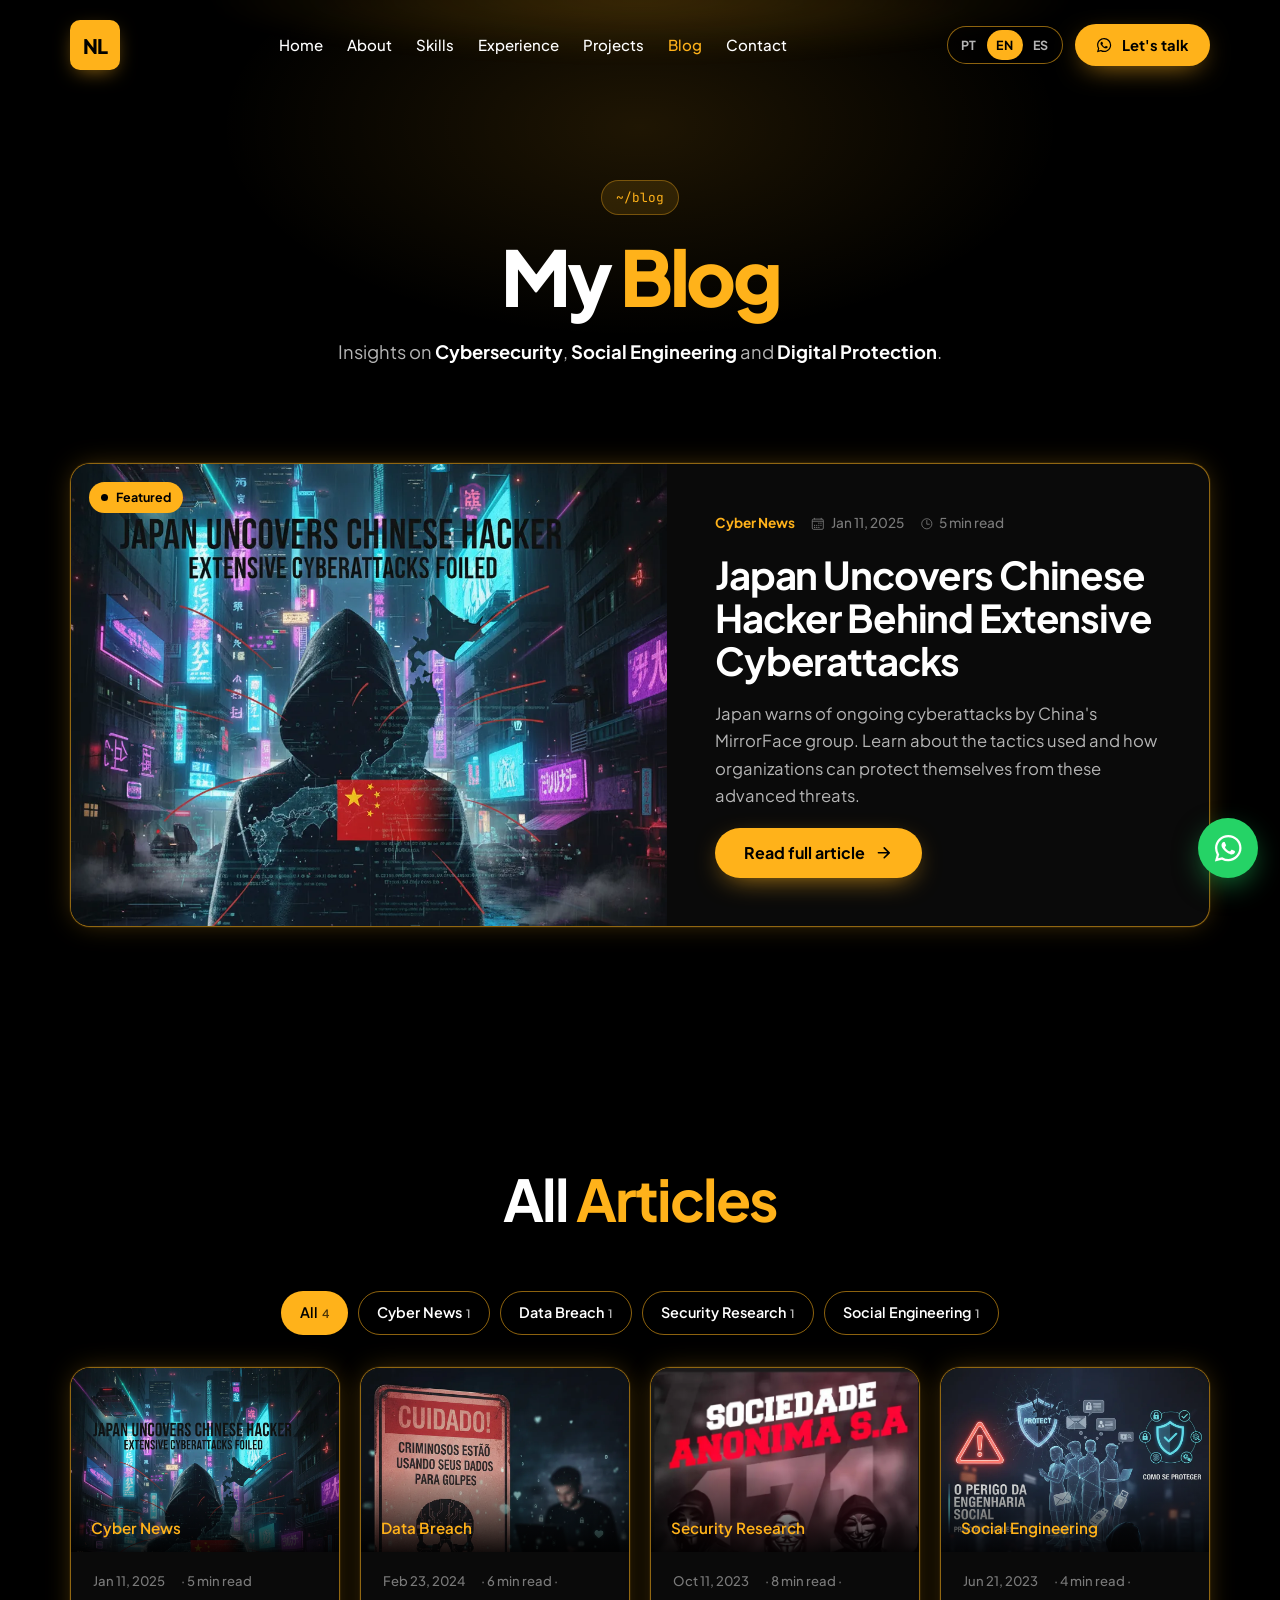
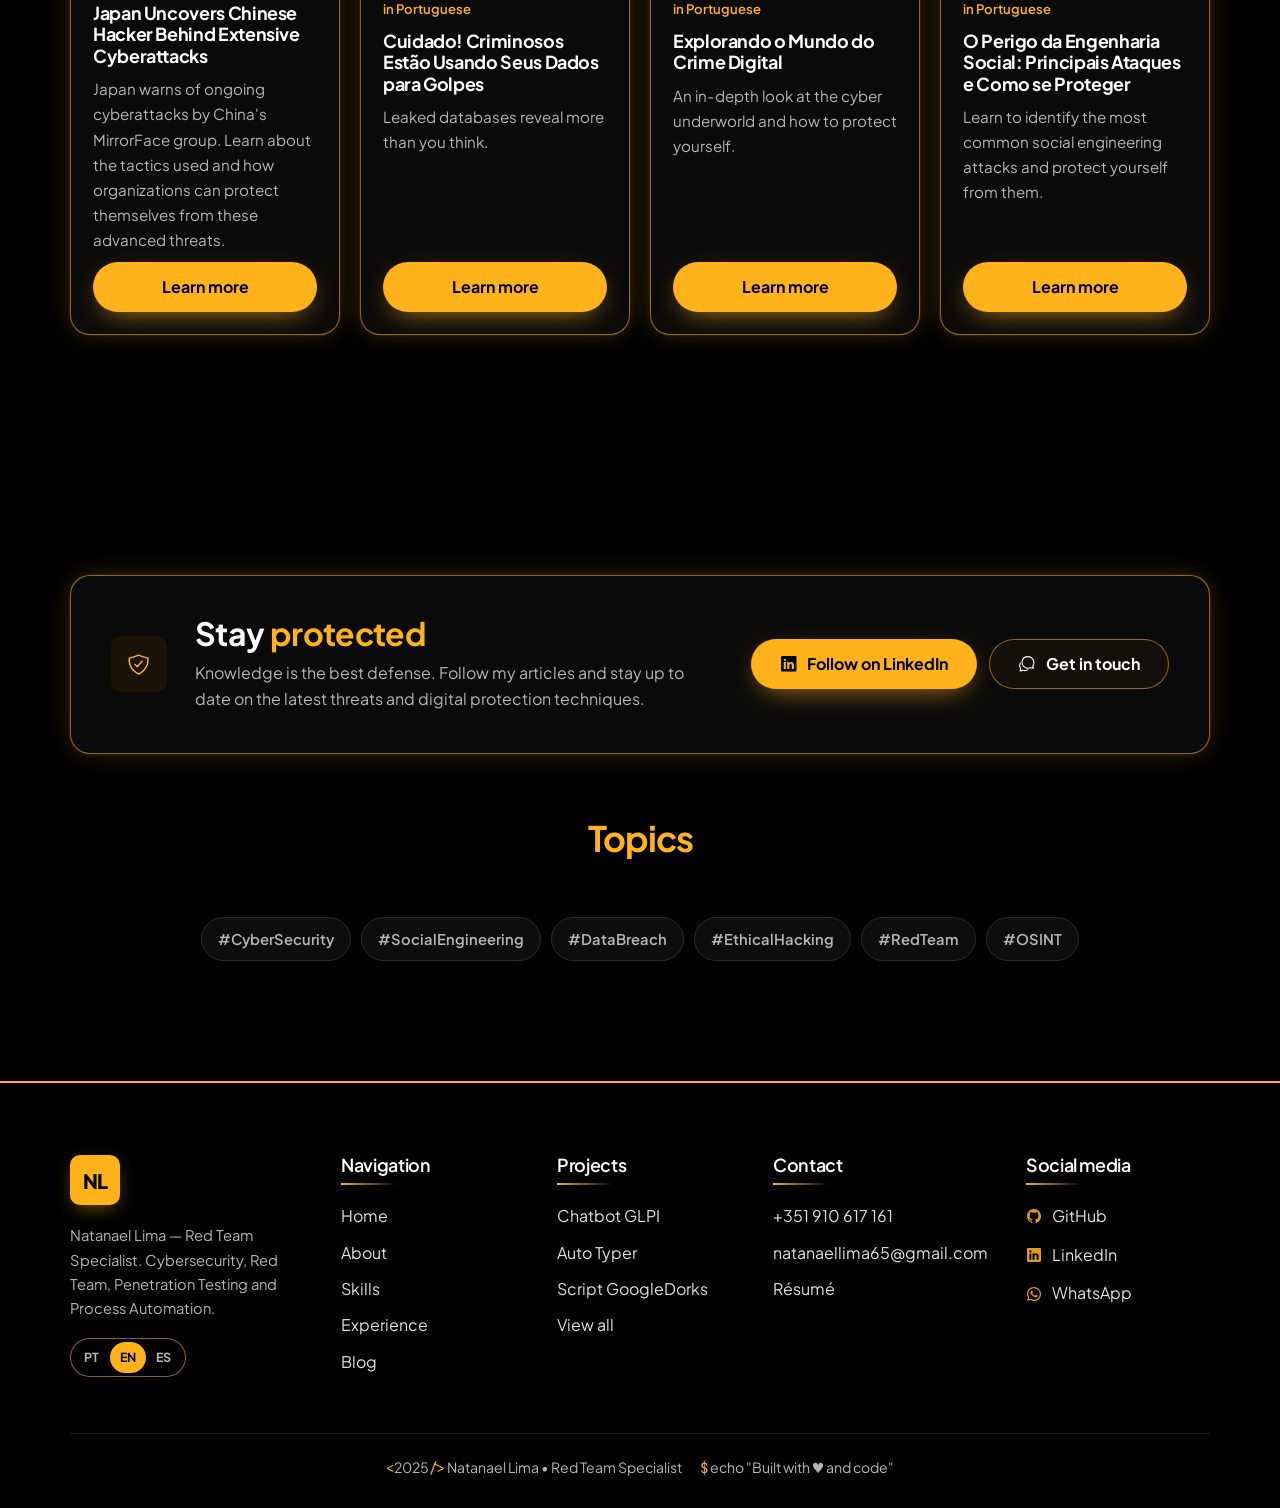
<file: en/blog.html>
<!DOCTYPE html>
<html lang="en">
<head>
  <meta charset="UTF-8">
  <meta name="viewport" content="width=device-width, initial-scale=1, viewport-fit=cover">
  <title>Blog | Natanael Lima - Cybersecurity Insights</title>
  <meta name="description" content="Articles on Cybersecurity, Ethical Hacking, Social Engineering and digital protection.">
  <meta name="author" content="Natanael Lima">
  <meta name="keywords" content="cybersecurity, red team, penetration testing, ethical hacker, RPA, automation">
  <meta name="theme-color" content="#000000">
  <link rel="canonical" href="https://natanaellima.blog/en/blog.html">
  <link rel="alternate" hreflang="pt-BR" href="https://natanaellima.blog/blog.html">
  <link rel="alternate" hreflang="en" href="https://natanaellima.blog/en/blog.html">
  <link rel="alternate" hreflang="es" href="https://natanaellima.blog/es/blog.html">
  <link rel="alternate" hreflang="x-default" href="https://natanaellima.blog/blog.html">
  <meta property="og:type" content="website">
  <meta property="og:site_name" content="Natanael Lima">
  <meta property="og:locale" content="en_US">
  <meta property="og:locale:alternate" content="pt_BR">
  <meta property="og:locale:alternate" content="es_ES">
  <meta property="og:title" content="Blog | Natanael Lima - Cybersecurity Insights">
  <meta property="og:description" content="Articles on Cybersecurity, Ethical Hacking, Social Engineering and digital protection.">
  <meta property="og:url" content="https://natanaellima.blog/en/blog.html">
  <meta property="og:image" content="https://natanaellima.blog/img/my-avatar.png">
  <meta name="twitter:card" content="summary">
  <link rel="icon" href="../favicon.svg" type="image/svg+xml">
  <link rel="preconnect" href="https://fonts.googleapis.com">
  <link rel="preconnect" href="https://fonts.gstatic.com" crossorigin>
  <link href="https://fonts.googleapis.com/css2?family=Plus+Jakarta+Sans:wght@400;500;600;700;800&family=JetBrains+Mono:wght@400;500&display=swap" rel="stylesheet">
  <link rel="stylesheet" href="../css/style.css?v=20c04139">
  <script>document.documentElement.classList.add('js')</script>
</head>
<body>
<svg xmlns="http://www.w3.org/2000/svg" style="display:none" aria-hidden="true"><symbol id="i-github" viewBox="0 0 512 512"><path d="M256 32C132.3 32 32 134.9 32 261.7c0 101.5 64.2 187.5 153.2 217.9a17.56 17.56 0 003.8.4c8.3 0 11.5-6.1 11.5-11.4 0-5.5-.2-19.9-.3-39.1a102.4 102.4 0 01-22.6 2.7c-43.1 0-52.9-33.5-52.9-33.5-10.2-26.5-24.9-33.6-24.9-33.6-19.5-13.7-.1-14.1 1.4-14.1h.1c22.5 2 34.3 23.8 34.3 23.8 11.2 19.6 26.2 25.1 39.6 25.1a63 63 0 0025.6-6c2-14.8 7.8-24.9 14.2-30.7-49.7-5.8-102-25.5-102-113.5 0-25.1 8.7-45.6 23-61.6-2.3-5.8-10-29.2 2.2-60.8a18.64 18.64 0 015-.5c8.1 0 26.4 3.1 56.6 24.1a208.21 208.21 0 01112.2 0c30.2-21 48.5-24.1 56.6-24.1a18.64 18.64 0 015 .5c12.2 31.6 4.5 55 2.2 60.8 14.3 16.1 23 36.6 23 61.6 0 88.2-52.4 107.6-102.3 113.3 8 7.1 15.2 21.1 15.2 42.5 0 30.7-.3 55.5-.3 63 0 5.4 3.1 11.5 11.4 11.5a19.35 19.35 0 004-.4C415.9 449.2 480 363.1 480 261.7 480 134.9 379.7 32 256 32z"/></symbol><symbol id="i-linkedin" viewBox="0 0 512 512"><path d="M444.17 32H70.28C49.85 32 32 46.7 32 66.89v374.72C32 461.91 49.85 480 70.28 480h373.78c20.54 0 35.94-18.21 35.94-38.39V66.89C480.12 46.7 464.6 32 444.17 32zm-273.3 373.43h-64.18V205.88h64.18zM141 175.54h-.46c-20.54 0-33.84-15.29-33.84-34.43 0-19.49 13.65-34.42 34.65-34.42s33.85 14.82 34.31 34.42c-.01 19.14-13.31 34.43-34.66 34.43zm264.43 229.89h-64.18V296.32c0-26.14-9.34-44-32.56-44-17.74 0-28.24 12-32.91 23.69-1.75 4.2-2.22 9.92-2.22 15.76v113.66h-64.18V205.88h64.18v27.77c9.34-13.3 23.93-32.44 57.88-32.44 42.13 0 74 27.77 74 87.64z"/></symbol><symbol id="i-whatsapp" viewBox="0 0 512 512"><path d="M414.73 97.1A222.14 222.14 0 00256.94 32C134 32 33.92 131.58 33.87 254a220.61 220.61 0 0029.78 111L32 480l118.25-30.87a223.63 223.63 0 00106.6 27h.09c122.93 0 223-99.59 223.06-222A220.18 220.18 0 00414.73 97.1zM256.94 438.66h-.08a185.75 185.75 0 01-94.36-25.72l-6.77-4-70.17 18.32 18.73-68.09-4.41-7A183.46 183.46 0 0171.53 254c0-101.73 83.21-184.5 185.48-184.5a185 185 0 01185.33 184.64c-.04 101.74-83.21 184.52-185.4 184.52zm101.69-138.19c-5.57-2.78-33-16.2-38.08-18.05s-8.83-2.78-12.54 2.78-14.4 18-17.65 21.75-6.5 4.16-12.07 1.38-23.54-8.63-44.83-27.53c-16.57-14.71-27.75-32.87-31-38.42s-.35-8.56 2.44-11.32c2.51-2.49 5.57-6.48 8.36-9.72s3.72-5.56 5.57-9.26.93-6.94-.46-9.71-12.54-30.08-17.18-41.19c-4.53-10.82-9.12-9.35-12.54-9.52-3.25-.16-7-.2-10.69-.2a20.53 20.53 0 00-14.86 6.94c-5.11 5.56-19.51 19-19.51 46.28s20 53.68 22.76 57.38 39.3 59.73 95.21 83.76a323.11 323.11 0 0031.78 11.68c13.35 4.22 25.5 3.63 35.1 2.2 10.71-1.59 33-13.42 37.63-26.38s4.64-24.06 3.25-26.37-5.11-3.71-10.69-6.48z" fill-rule="evenodd"/></symbol><symbol id="i-mail" viewBox="0 0 512 512"><rect x="48" y="96" width="416" height="320" rx="40" ry="40" fill="none" stroke="currentColor" stroke-linecap="round" stroke-linejoin="round" stroke-width="32"/><path fill="none" stroke="currentColor" stroke-linecap="round" stroke-linejoin="round" stroke-width="32" d="M112 160l144 112 144-112"/></symbol><symbol id="i-menu" viewBox="0 0 512 512"><path fill="none" stroke="currentColor" stroke-linecap="round" stroke-miterlimit="10" stroke-width="32" d="M80 160h352M80 256h352M80 352h352"/></symbol><symbol id="i-close" viewBox="0 0 512 512"><path fill="none" stroke="currentColor" stroke-linecap="round" stroke-linejoin="round" stroke-width="32" d="M368 368L144 144M368 144L144 368"/></symbol><symbol id="i-arrow" viewBox="0 0 512 512"><path fill="none" stroke="currentColor" stroke-linecap="round" stroke-linejoin="round" stroke-width="48" d="M268 112l144 144-144 144M392 256H100"/></symbol><symbol id="i-open" viewBox="0 0 512 512"><path d="M384 224v184a40 40 0 01-40 40H104a40 40 0 01-40-40V168a40 40 0 0140-40h167.48M336 64h112v112M224 288L440 72" fill="none" stroke="currentColor" stroke-linecap="round" stroke-linejoin="round" stroke-width="32"/></symbol><symbol id="i-play" viewBox="0 0 512 512"><path d="M448 256c0-106-86-192-192-192S64 150 64 256s86 192 192 192 192-86 192-192z" fill="none" stroke="currentColor" stroke-miterlimit="10" stroke-width="32"/><path d="M216.32 334.44l114.45-69.14a10.89 10.89 0 000-18.6l-114.45-69.14a10.78 10.78 0 00-16.32 9.31v138.26a10.78 10.78 0 0016.32 9.31z"/></symbol><symbol id="i-doc" viewBox="0 0 512 512"><path d="M416 221.25V416a48 48 0 01-48 48H144a48 48 0 01-48-48V96a48 48 0 0148-48h98.75a32 32 0 0122.62 9.37l141.26 141.26a32 32 0 019.37 22.62z" fill="none" stroke="currentColor" stroke-linejoin="round" stroke-width="32"/><path d="M256 56v120a32 32 0 0032 32h120M176 288h160M176 368h160" fill="none" stroke="currentColor" stroke-linecap="round" stroke-linejoin="round" stroke-width="32"/></symbol><symbol id="i-shield" viewBox="0 0 512 512"><path fill="none" stroke="currentColor" stroke-linecap="round" stroke-linejoin="round" stroke-width="32" d="M336 176L225.2 304 176 255.8"/><path d="M463.1 112.37C373.68 96.33 336.71 84.45 256 48c-80.71 36.45-117.68 48.33-207.1 64.37C32.7 369.13 240.58 457.79 256 464c15.42-6.21 223.3-94.87 207.1-351.63z" fill="none" stroke="currentColor" stroke-linecap="round" stroke-linejoin="round" stroke-width="32"/></symbol><symbol id="i-shieldhalf" viewBox="0 0 512 512"><path d="M463.1 112.37C373.68 96.33 336.71 84.45 256 48c-80.71 36.45-117.68 48.33-207.1 64.37C32.7 369.13 240.58 457.79 256 464c15.42-6.21 223.3-94.87 207.1-351.63z" fill="none" stroke="currentColor" stroke-linecap="round" stroke-linejoin="round" stroke-width="32"/><path d="M256 48c-80.71 36.45-117.68 48.33-207.1 64.37C32.7 369.13 240.58 457.79 256 464z"/></symbol><symbol id="i-bug" viewBox="0 0 512 512"><path d="M370 378c28.89 23.52 46 46.07 46 86M142 378c-28.89 23.52-46 46.06-46 86M384 208c28.89-23.52 32-56.07 32-96M128 206c-28.89-23.52-32-54.06-32-94M464 288.13h-80M128 288.13H48M256 192v256" fill="none" stroke="currentColor" stroke-linecap="round" stroke-linejoin="round" stroke-width="32"/><path d="M256 448h0c-70.4 0-128-57.6-128-128v-96.07c0-65.07 57.6-96 128-96h0c70.4 0 128 25.6 128 96V320c0 70.4-57.6 128-128 128z" fill="none" stroke="currentColor" stroke-linecap="round" stroke-linejoin="round" stroke-width="32"/><path d="M179.43 143.52a49.08 49.08 0 01-3.43-15.73A80 80 0 01255.79 48h.42A80 80 0 01336 127.79a41.91 41.91 0 01-3.12 14.3" fill="none" stroke="currentColor" stroke-linecap="round" stroke-linejoin="round" stroke-width="32"/></symbol><symbol id="i-wifi" viewBox="0 0 512 512"><path d="M332.41 310.59a115 115 0 00-152.8 0M393.46 249.54a201.26 201.26 0 00-274.92 0M447.72 182.11a288 288 0 00-383.44 0" fill="none" stroke="currentColor" stroke-linecap="round" stroke-linejoin="round" stroke-width="32"/><path d="M256 416a32 32 0 1132-32 32 32 0 01-32 32z"/></symbol><symbol id="i-fish" viewBox="0 0 512 512"><path fill="none" stroke="currentColor" stroke-width="32" stroke-linejoin="round" d="M240 152c-50.71 12.21-94.15 52.31-120.3 73.43a261.14 261.14 0 00-23.81-19.58C59.53 179.29 16 176 16 176s11.37 51.53 41.36 79.83C27.37 284.14 16 335.67 16 335.67s43.53-3.29 79.89-29.85a259.18 259.18 0 0023.61-19.41c26.1 21.14 69.74 61.34 120.5 73.59l-16 56c39.43-6.67 78.86-35.51 94.72-48.25C448 362 496 279 496 256c0-22-48-106-176.89-111.73C303.52 131.78 263.76 102.72 224 96z"/><circle cx="416" cy="239.99" r="16"/><path fill="none" stroke="currentColor" stroke-width="32" stroke-linecap="round" stroke-miterlimit="20" d="M378.37 356a199.22 199.22 0 010-200"/></symbol><symbol id="i-chat" viewBox="0 0 512 512"><path d="M431 320.6c-1-3.6 1.2-8.6 3.3-12.2a33.68 33.68 0 012.1-3.1A162 162 0 00464 215c.3-92.2-77.5-167-173.7-167-83.9 0-153.9 57.1-170.3 132.9a160.7 160.7 0 00-3.7 34.2c0 92.3 74.8 169.1 171 169.1 15.3 0 35.9-4.6 47.2-7.7s22.5-7.2 25.4-8.3a26.44 26.44 0 019.3-1.7 26 26 0 0110.1 2l56.7 20.1a13.52 13.52 0 003.9 1 8 8 0 008-8 12.85 12.85 0 00-.5-2.7z" fill="none" stroke="currentColor" stroke-linecap="round" stroke-miterlimit="10" stroke-width="32"/><path d="M66.46 232a146.23 146.23 0 006.39 152.67c2.31 3.49 3.61 6.19 3.21 8s-11.93 61.87-11.93 61.87a8 8 0 002.71 7.68A8.17 8.17 0 0072 464a7.26 7.26 0 002.91-.6l56.21-22a15.7 15.7 0 0112 .2c18.94 7.38 39.88 12 60.83 12A159.21 159.21 0 00284 432.11" fill="none" stroke="currentColor" stroke-linecap="round" stroke-miterlimit="10" stroke-width="32"/></symbol><symbol id="i-create" viewBox="0 0 512 512"><path d="M384 224v184a40 40 0 01-40 40H104a40 40 0 01-40-40V168a40 40 0 0140-40h167.48" fill="none" stroke="currentColor" stroke-linecap="round" stroke-linejoin="round" stroke-width="32"/><path d="M459.94 53.25a16.06 16.06 0 00-23.22-.56L424.35 65a8 8 0 000 11.31l11.34 11.32a8 8 0 0011.34 0l12.06-12c6.1-6.09 6.67-16.01.85-22.38zM399.34 90L218.82 270.2a9 9 0 00-2.31 3.93L208.16 299a3.91 3.91 0 004.86 4.86l24.85-8.35a9 9 0 003.93-2.31L422 112.66a9 9 0 000-12.66l-9.95-10a9 9 0 00-12.71 0z"/></symbol><symbol id="i-calendar" viewBox="0 0 512 512"><rect fill="none" stroke="currentColor" stroke-linejoin="round" stroke-width="32" x="48" y="80" width="416" height="384" rx="48"/><circle cx="296" cy="232" r="24"/><circle cx="376" cy="232" r="24"/><circle cx="296" cy="312" r="24"/><circle cx="376" cy="312" r="24"/><circle cx="136" cy="312" r="24"/><circle cx="216" cy="312" r="24"/><circle cx="136" cy="392" r="24"/><circle cx="216" cy="392" r="24"/><circle cx="296" cy="392" r="24"/><path fill="none" stroke="currentColor" stroke-linejoin="round" stroke-width="32" stroke-linecap="round" d="M128 48v32M384 48v32"/><path fill="none" stroke="currentColor" stroke-linejoin="round" stroke-width="32" d="M464 160H48"/></symbol><symbol id="i-time" viewBox="0 0 512 512"><path d="M256 64C150 64 64 150 64 256s86 192 192 192 192-86 192-192S362 64 256 64z" fill="none" stroke="currentColor" stroke-miterlimit="10" stroke-width="32"/><path fill="none" stroke="currentColor" stroke-linecap="round" stroke-linejoin="round" stroke-width="32" d="M256 128v144h96"/></symbol><symbol id="i-cog" viewBox="0 0 512 512"><path d="M456.7 242.27l-26.08-4.2a8 8 0 01-6.6-6.82c-.5-3.2-1-6.41-1.7-9.51a8.08 8.08 0 013.9-8.62l23.09-12.82a8.05 8.05 0 003.9-9.92l-4-11a7.94 7.94 0 00-9.4-5l-25.89 5a8 8 0 01-8.59-4.11q-2.25-4.2-4.8-8.41a8.16 8.16 0 01.7-9.52l17.29-19.94a8 8 0 00.3-10.62l-7.49-9a7.88 7.88 0 00-10.5-1.51l-22.69 13.63a8 8 0 01-9.39-.9c-2.4-2.11-4.9-4.21-7.4-6.22a8 8 0 01-2.5-9.11l9.4-24.75A8 8 0 00365 78.77l-10.2-5.91a8 8 0 00-10.39 2.21l-16.64 20.84a7.15 7.15 0 01-8.5 2.5s-5.6-2.3-9.8-3.71A8 8 0 01304 87l.4-26.45a8.07 8.07 0 00-6.6-8.42l-11.59-2a8.07 8.07 0 00-9.1 5.61l-8.6 25.05a8 8 0 01-7.79 5.41h-9.8a8.07 8.07 0 01-7.79-5.41l-8.6-25.05a8.07 8.07 0 00-9.1-5.61l-11.59 2a8.07 8.07 0 00-6.6 8.42l.4 26.45a8 8 0 01-5.49 7.71c-2.3.9-7.3 2.81-9.7 3.71-2.8 1-6.1.2-8.8-2.91l-16.51-20.34A8 8 0 00156.75 73l-10.2 5.91a7.94 7.94 0 00-3.3 10.09l9.4 24.75a8.06 8.06 0 01-2.5 9.11c-2.5 2-5 4.11-7.4 6.22a8 8 0 01-9.39.9L111 116.14a8 8 0 00-10.5 1.51l-7.49 9a8 8 0 00.3 10.62l17.29 19.94a8 8 0 01.7 9.52q-2.55 4-4.8 8.41a8.11 8.11 0 01-8.59 4.11l-25.89-5a8 8 0 00-9.4 5l-4 11a8.05 8.05 0 003.9 9.92L85.58 213a7.94 7.94 0 013.9 8.62c-.6 3.2-1.2 6.31-1.7 9.51a8.08 8.08 0 01-6.6 6.82l-26.08 4.2a8.09 8.09 0 00-7.1 7.92v11.72a7.86 7.86 0 007.1 7.92l26.08 4.2a8 8 0 016.6 6.82c.5 3.2 1 6.41 1.7 9.51a8.08 8.08 0 01-3.9 8.62L62.49 311.7a8.05 8.05 0 00-3.9 9.92l4 11a7.94 7.94 0 009.4 5l25.89-5a8 8 0 018.59 4.11q2.25 4.2 4.8 8.41a8.16 8.16 0 01-.7 9.52l-17.29 19.96a8 8 0 00-.3 10.62l7.49 9a7.88 7.88 0 0010.5 1.51l22.69-13.63a8 8 0 019.39.9c2.4 2.11 4.9 4.21 7.4 6.22a8 8 0 012.5 9.11l-9.4 24.75a8 8 0 003.3 10.12l10.2 5.91a8 8 0 0010.39-2.21l16.79-20.64c2.1-2.6 5.5-3.7 8.2-2.6 3.4 1.4 5.7 2.2 9.9 3.61a8 8 0 015.49 7.71l-.4 26.45a8.07 8.07 0 006.6 8.42l11.59 2a8.07 8.07 0 009.1-5.61l8.6-25a8 8 0 017.79-5.41h9.8a8.07 8.07 0 017.79 5.41l8.6 25a8.07 8.07 0 009.1 5.61l11.59-2a8.07 8.07 0 006.6-8.42l-.4-26.45a8 8 0 015.49-7.71c4.2-1.41 7-2.51 9.6-3.51s5.8-1 8.3 2.1l17 20.94A8 8 0 00355 439l10.2-5.91a7.93 7.93 0 003.3-10.12l-9.4-24.75a8.08 8.08 0 012.5-9.12c2.5-2 5-4.1 7.4-6.21a8 8 0 019.39-.9L401 395.66a8 8 0 0010.5-1.51l7.49-9a8 8 0 00-.3-10.62l-17.29-19.94a8 8 0 01-.7-9.52q2.55-4.05 4.8-8.41a8.11 8.11 0 018.59-4.11l25.89 5a8 8 0 009.4-5l4-11a8.05 8.05 0 00-3.9-9.92l-23.09-12.82a7.94 7.94 0 01-3.9-8.62c.6-3.2 1.2-6.31 1.7-9.51a8.08 8.08 0 016.6-6.82l26.08-4.2a8.09 8.09 0 007.1-7.92V250a8.25 8.25 0 00-7.27-7.73zM256 112a143.82 143.82 0 01139.38 108.12A16 16 0 01379.85 240H274.61a16 16 0 01-13.91-8.09l-52.1-91.71a16 16 0 019.85-23.39A146.94 146.94 0 01256 112zM112 256a144 144 0 0143.65-103.41 16 16 0 0125.17 3.47L233.06 248a16 16 0 010 15.87l-52.67 91.7a16 16 0 01-25.18 3.36A143.94 143.94 0 01112 256zm144 144a146.9 146.9 0 01-38.19-4.95 16 16 0 01-9.76-23.44l52.58-91.55a16 16 0 0113.88-8H379.9a16 16 0 0115.52 19.88A143.84 143.84 0 01256 400z"/></symbol><symbol id="i-headset" viewBox="0 0 512 512"><path d="M83 384c-13-33-35-93.37-35-128C48 141.12 149.33 48 256 48s208 93.12 208 208c0 34.63-23 97-35 128" fill="none" stroke="currentColor" stroke-linecap="round" stroke-linejoin="round" stroke-width="32"/><path d="M108.39 270.13l-13.69 8h0c-30.23 17.7-31.7 72.41-3.38 122.2s75.87 75.81 106.1 58.12h0l13.69-8a16.16 16.16 0 005.78-21.87L130 276a15.74 15.74 0 00-21.61-5.87zM403.61 270.13l13.69 8h0c30.23 17.69 31.74 72.4 3.38 122.19s-75.87 75.81-106.1 58.12h0l-13.69-8a16.16 16.16 0 01-5.78-21.87L382 276a15.74 15.74 0 0121.61-5.87z" fill="none" stroke="currentColor" stroke-miterlimit="10" stroke-width="32"/></symbol><symbol id="i-chip" viewBox="0 0 512 512"><rect x="80" y="80" width="352" height="352" rx="48" ry="48" fill="none" stroke="currentColor" stroke-linejoin="round" stroke-width="32"/><rect x="144" y="144" width="224" height="224" rx="16" ry="16" fill="none" stroke="currentColor" stroke-linejoin="round" stroke-width="32"/><path fill="none" stroke="currentColor" stroke-linecap="round" stroke-linejoin="round" stroke-width="32" d="M256 80V48M336 80V48M176 80V48M256 464v-32M336 464v-32M176 464v-32M432 256h32M432 336h32M432 176h32M48 256h32M48 336h32M48 176h32"/></symbol><symbol id="i-terminal" viewBox="0 0 512 512"><rect x="32" y="48" width="448" height="416" rx="48" ry="48" fill="none" stroke="currentColor" stroke-linejoin="round" stroke-width="32"/><path fill="none" stroke="currentColor" stroke-linecap="round" stroke-linejoin="round" stroke-width="32" d="M96 112l80 64-80 64M192 240h64"/></symbol><symbol id="i-briefcase" viewBox="0 0 512 512"><rect x="32" y="128" width="448" height="320" rx="48" ry="48" fill="none" stroke="currentColor" stroke-linejoin="round" stroke-width="32"/><path d="M144 128V96a32 32 0 0132-32h160a32 32 0 0132 32v32M480 240H32M320 240v24a8 8 0 01-8 8H200a8 8 0 01-8-8v-24" fill="none" stroke="currentColor" stroke-linecap="round" stroke-linejoin="round" stroke-width="32"/></symbol><symbol id="i-school" viewBox="0 0 512 512"><path fill="none" stroke="currentColor" stroke-linecap="round" stroke-linejoin="round" stroke-width="32" d="M32 192L256 64l224 128-224 128L32 192z"/><path fill="none" stroke="currentColor" stroke-linecap="round" stroke-linejoin="round" stroke-width="32" d="M112 240v128l144 80 144-80V240M480 368V192M256 320v128"/></symbol><symbol id="i-ribbon" viewBox="0 0 512 512"><circle cx="256" cy="160" r="128" fill="none" stroke="currentColor" stroke-linecap="round" stroke-linejoin="round" stroke-width="32"/><path d="M143.65 227.82L48 400l86.86-.42a16 16 0 0113.82 7.8L192 480l88.33-194.32" fill="none" stroke="currentColor" stroke-linecap="round" stroke-linejoin="round" stroke-width="32"/><path d="M366.54 224L464 400l-86.86-.42a16 16 0 00-13.82 7.8L320 480l-64-140.8" fill="none" stroke="currentColor" stroke-linecap="round" stroke-linejoin="round" stroke-width="32"/><circle cx="256" cy="160" r="64" fill="none" stroke="currentColor" stroke-linecap="round" stroke-linejoin="round" stroke-width="32"/></symbol><symbol id="i-rocket" viewBox="0 0 512 512"><path d="M461.81 53.81a4.4 4.4 0 00-3.3-3.39c-54.38-13.3-180 34.09-248.13 102.17a294.9 294.9 0 00-33.09 39.08c-21-1.9-42-.3-59.88 7.5-50.49 22.2-65.18 80.18-69.28 105.07a9 9 0 009.8 10.4l81.07-8.9a180.29 180.29 0 001.1 18.3 18.15 18.15 0 005.3 11.09l31.39 31.39a18.15 18.15 0 0011.1 5.3 179.91 179.91 0 0018.19 1.1l-8.89 81a9 9 0 0010.39 9.79c24.9-4 83-18.69 105.07-69.17 7.8-17.9 9.4-38.79 7.6-59.69a293.91 293.91 0 0039.19-33.09c68.38-68 115.47-190.86 102.37-247.95zM298.66 213.67a42.7 42.7 0 1160.38 0 42.65 42.65 0 01-60.38 0z" fill="none" stroke="currentColor" stroke-linecap="round" stroke-linejoin="round" stroke-width="32"/><path d="M109.64 352a45.06 45.06 0 00-26.35 12.84C65.67 382.52 64 448 64 448s65.52-1.67 83.15-19.31A44.73 44.73 0 00160 402.32" fill="none" stroke="currentColor" stroke-linecap="round" stroke-linejoin="round" stroke-width="32"/></symbol><symbol id="i-git" viewBox="0 0 512 512"><circle cx="160" cy="96" r="48" fill="none" stroke="currentColor" stroke-linecap="round" stroke-linejoin="round" stroke-width="32"/><circle cx="160" cy="416" r="48" fill="none" stroke="currentColor" stroke-linecap="round" stroke-linejoin="round" stroke-width="32"/><path fill="none" stroke="currentColor" stroke-linecap="round" stroke-linejoin="round" stroke-width="32" d="M160 368V144"/><circle cx="352" cy="160" r="48" fill="none" stroke="currentColor" stroke-linecap="round" stroke-linejoin="round" stroke-width="32"/><path d="M352 208c0 128-192 48-192 160" fill="none" stroke="currentColor" stroke-linecap="round" stroke-linejoin="round" stroke-width="32"/></symbol><symbol id="i-server" viewBox="0 0 512 512"><ellipse cx="256" cy="128" rx="192" ry="80" fill="none" stroke="currentColor" stroke-linecap="round" stroke-miterlimit="10" stroke-width="32"/><path d="M448 214c0 44.18-86 80-192 80S64 258.18 64 214M448 300c0 44.18-86 80-192 80S64 344.18 64 300" fill="none" stroke="currentColor" stroke-linecap="round" stroke-miterlimit="10" stroke-width="32"/><path d="M64 127.24v257.52C64 428.52 150 464 256 464s192-35.48 192-79.24V127.24" fill="none" stroke="currentColor" stroke-linecap="round" stroke-miterlimit="10" stroke-width="32"/></symbol><symbol id="i-search" viewBox="0 0 512 512"><path d="M221.09 64a157.09 157.09 0 10157.09 157.09A157.1 157.1 0 00221.09 64z" fill="none" stroke="currentColor" stroke-miterlimit="10" stroke-width="32"/><path fill="none" stroke="currentColor" stroke-linecap="round" stroke-miterlimit="10" stroke-width="32" d="M338.29 338.29L448 448"/></symbol><symbol id="i-down" viewBox="0 0 512 512"><path fill="none" stroke="currentColor" stroke-linecap="round" stroke-linejoin="round" stroke-width="48" d="M112 184l144 144 144-144"/></symbol><symbol id="i-up" viewBox="0 0 512 512"><path fill="none" stroke="currentColor" stroke-linecap="round" stroke-linejoin="round" stroke-width="48" d="M112 244l144-144 144 144M256 120v292"/></symbol><symbol id="i-copy" viewBox="0 0 512 512"><rect x="128" y="128" width="336" height="336" rx="57" ry="57" fill="none" stroke="currentColor" stroke-linejoin="round" stroke-width="32"/><path d="M383.5 128l.5-24a56.16 56.16 0 00-56-56H112a64.19 64.19 0 00-64 64v216a56.16 56.16 0 0056 56h24" fill="none" stroke="currentColor" stroke-linecap="round" stroke-linejoin="round" stroke-width="32"/></symbol><symbol id="i-check" viewBox="0 0 512 512"><path fill="none" stroke="currentColor" stroke-linecap="round" stroke-linejoin="round" stroke-width="32" d="M416 128L192 384l-96-96"/></symbol><symbol id="i-pulse" viewBox="0 0 512 512"><path fill="none" stroke="currentColor" stroke-linecap="round" stroke-linejoin="round" stroke-width="32" d="M48 320h64l64-256 64 384 64-224 32 96h64"/><circle cx="432" cy="320" r="32" fill="none" stroke="currentColor" stroke-linecap="round" stroke-linejoin="round" stroke-width="32"/></symbol><symbol id="i-code" viewBox="0 0 512 512"><path fill="none" stroke="currentColor" stroke-linecap="round" stroke-linejoin="round" stroke-width="32" d="M160 368L32 256l128-112M352 368l128-112-128-112M304 96l-96 320"/></symbol><symbol id="i-flash" viewBox="0 0 512 512"><path d="M315.27 33L96 304h128l-31.51 173.23a2.36 2.36 0 002.33 2.77h0a2.36 2.36 0 001.89-.95L416 208H288l31.66-173.25a2.45 2.45 0 00-2.44-2.75h0a2.42 2.42 0 00-1.95 1z" fill="none" stroke="currentColor" stroke-linecap="round" stroke-linejoin="round" stroke-width="32"/></symbol><symbol id="i-layers" viewBox="0 0 512 512"><path d="M434.8 137.65l-149.36-68.1c-16.19-7.4-42.69-7.4-58.88 0L77.3 137.65c-17.6 8-17.6 21.09 0 29.09l148 67.5c16.89 7.7 44.69 7.7 61.58 0l148-67.5c17.52-8 17.52-21.1-.08-29.09zM160 308.52l-82.7 37.11c-17.6 8-17.6 21.1 0 29.1l148 67.5c16.89 7.69 44.69 7.69 61.58 0l148-67.5c17.6-8 17.6-21.1 0-29.1l-79.94-38.47" fill="none" stroke="currentColor" stroke-linecap="round" stroke-linejoin="round" stroke-width="32"/><path d="M160 204.48l-82.8 37.16c-17.6 8-17.6 21.1 0 29.1l148 67.49c16.89 7.7 44.69 7.7 61.58 0l148-67.49c17.7-8 17.7-21.1.1-29.1L352 204.48" fill="none" stroke="currentColor" stroke-linecap="round" stroke-linejoin="round" stroke-width="32"/></symbol><symbol id="i-left" viewBox="0 0 512 512"><path fill="none" stroke="currentColor" stroke-linecap="round" stroke-linejoin="round" stroke-width="48" d="M328 112L184 256l144 144"/></symbol><symbol id="i-right" viewBox="0 0 512 512"><path fill="none" stroke="currentColor" stroke-linecap="round" stroke-linejoin="round" stroke-width="48" d="M184 112l144 144-144 144"/></symbol><symbol id="i-send" viewBox="0 0 512 512"><path d="M470.3 271.15L43.16 447.31a7.83 7.83 0 01-11.16-7V327a8 8 0 016.51-7.86l247.62-47c17.36-3.29 17.36-28.15 0-31.44l-247.63-47a8 8 0 01-6.5-7.85V72.59c0-5.74 5.88-10.26 11.16-8L470.3 240.76a16 16 0 010 30.39z" fill="none" stroke="currentColor" stroke-linecap="round" stroke-linejoin="round" stroke-width="32"/></symbol></svg>
<a class="skip" href="#main">Skip to content</a>
<header class="nav">
  <div class="wrap nav-inner">
    <a class="brand" href="index.html" aria-label="Natanael Lima — home"><span class="brand-tile">NL</span><span class="brand-name">Natanael Lima<small>Red Team Specialist</small></span></a>
    <nav class="nav-links" aria-label="Main"><a href="index.html">Home</a><a href="index.html#about">About</a><a href="index.html#skills">Skills</a><a href="index.html#experience">Experience</a><a href="projects.html">Projects</a><a href="blog.html" class="active" aria-current="page">Blog</a><a href="index.html#contact">Contact</a></nav>
    <div class="nav-side">
      <div class="lang" role="group" aria-label="Language"><a href="../blog.html" hreflang="pt-BR" lang="pt-BR" title="Português">PT</a><a href="../en/blog.html" hreflang="en" lang="en" title="English" aria-current="true">EN</a><a href="../es/blog.html" hreflang="es" lang="es" title="Español">ES</a></div>
      <a class="btn btn-primary btn-sm btn-cta" href="https://wa.me/351910617161" target="_blank" rel="noopener noreferrer"><svg class="i" aria-hidden="true"><use href="#i-whatsapp"></use></svg> Let's talk</a>
      <button class="menu-btn" id="menuBtn" aria-expanded="false" aria-controls="mobileMenu" aria-label="Open menu" data-label-open="Open menu" data-label-close="Close menu"><svg class="i" aria-hidden="true"><use href="#i-menu"></use></svg></button>
    </div>
  </div>
</header>
<nav class="mobile-menu" id="mobileMenu" aria-label="Mobile menu">
  <a href="index.html">Home<svg class="i" aria-hidden="true"><use href="#i-right"></use></svg></a><a href="index.html#about">About<svg class="i" aria-hidden="true"><use href="#i-right"></use></svg></a><a href="index.html#skills">Skills<svg class="i" aria-hidden="true"><use href="#i-right"></use></svg></a><a href="index.html#experience">Experience<svg class="i" aria-hidden="true"><use href="#i-right"></use></svg></a><a href="projects.html">Projects<svg class="i" aria-hidden="true"><use href="#i-right"></use></svg></a><a href="blog.html" class="active" aria-current="page">Blog<svg class="i" aria-hidden="true"><use href="#i-right"></use></svg></a><a href="index.html#contact">Contact<svg class="i" aria-hidden="true"><use href="#i-right"></use></svg></a>
  <a class="btn btn-primary" href="https://wa.me/351910617161" target="_blank" rel="noopener noreferrer"><svg class="i" aria-hidden="true"><use href="#i-whatsapp"></use></svg> Let's talk</a>
</nav>
<main id="main">

<section class="page-head">
  <div class="wrap">
    <span class="kicker">~/blog</span>
    <h1>My <span>Blog</span></h1>
    <p>Insights on <strong>Cybersecurity</strong>, <strong>Social Engineering</strong> and <strong>Digital Protection</strong>.</p>
  </div>
</section>

<section class="section">
  <div class="wrap">
    <a class="card hover feature reveal" href="https://sunrise-otter-ad6.notion.site/Japan-Uncovers-Chinese-Hacker-Behind-Extensive-Cyberattacks-1788e85494cf805ea7b1fefbeea08098" target="_blank" rel="noopener noreferrer" hreflang="en">
      <span class="feature-media"><img src="../img/blogdestaque.webp" alt="Japan Uncovers Chinese Hacker"><span class="status">Featured</span></span>
      <span class="feature-body">
        <span class="meta"><span class="cat">Cyber News</span><span><svg class="i" aria-hidden="true"><use href="#i-calendar"></use></svg> <time datetime="2025-01-11">Jan 11, 2025</time></span><span><svg class="i" aria-hidden="true"><use href="#i-time"></use></svg> 5 min read</span></span>
        <h2 lang="en">Japan Uncovers Chinese Hacker Behind Extensive Cyberattacks</h2>
        <p>Japan warns of ongoing cyberattacks by China's MirrorFace group. Learn about the tactics used and how organizations can protect themselves from these advanced threats.</p>
        <span class="btn btn-primary">Read full article <svg class="i" aria-hidden="true"><use href="#i-arrow"></use></svg></span>
      </span>
    </a>
  </div>
</section>

<section class="section" id="artigos">
  <div class="wrap">
    <header class="head reveal">
      <h2>All <span class="hl">Articles</span></h2>
    </header>
    <div class="filters reveal" role="group" aria-label="Filter by category"><button type="button" data-filter="all" aria-pressed="true">All<sup>4</sup></button><button type="button" data-filter="Cyber News" aria-pressed="false">Cyber News<sup>1</sup></button><button type="button" data-filter="Data Breach" aria-pressed="false">Data Breach<sup>1</sup></button><button type="button" data-filter="Security Research" aria-pressed="false">Security Research<sup>1</sup></button><button type="button" data-filter="Social Engineering" aria-pressed="false">Social Engineering<sup>1</sup></button></div>
    <div class="card-grid four">
      <a class="card hover media-card post" data-cat="Cyber News" href="https://sunrise-otter-ad6.notion.site/Japan-Uncovers-Chinese-Hacker-Behind-Extensive-Cyberattacks-1788e85494cf805ea7b1fefbeea08098" target="_blank" rel="noopener noreferrer" hreflang="en">
        <span class="thumb"><img src="../img/blogdestaque.webp" alt="Japan Uncovers Chinese Hacker" loading="lazy"><span class="label">Cyber News</span></span>
        <span class="body">
          <span class="meta"><time datetime="2025-01-11">Jan 11, 2025</time> · 5 min read</span>
          <h3 lang="en">Japan Uncovers Chinese Hacker Behind Extensive Cyberattacks</h3>
          <p>Japan warns of ongoing cyberattacks by China's MirrorFace group. Learn about the tactics used and how organizations can protect themselves from these advanced threats.</p>
          <span class="btn btn-primary btn-block">Learn more</span>
        </span>
      </a>
      <a class="card hover media-card post" data-cat="Data Breach" href="https://sunrise-otter-ad6.notion.site/Cuidado-Criminosos-est-o-Usando-Seus-Dados-para-Golpes-fb3d132105e44bdda56c3c06cd7e94cc" target="_blank" rel="noopener noreferrer" hreflang="pt-BR">
        <span class="thumb"><img src="../img/blog3.webp" alt="Cuidado! Criminosos Estão Usando Seus Dados para Golpes" loading="lazy"><span class="label">Data Breach</span></span>
        <span class="body">
          <span class="meta"><time datetime="2024-02-23">Feb 23, 2024</time> · 6 min read · <span class="lang-note">in Portuguese</span></span>
          <h3 lang="pt-BR">Cuidado! Criminosos Estão Usando Seus Dados para Golpes</h3>
          <p>Leaked databases reveal more than you think.</p>
          <span class="btn btn-primary btn-block">Learn more</span>
        </span>
      </a>
      <a class="card hover media-card post" data-cat="Security Research" href="https://sunrise-otter-ad6.notion.site/Explorando-o-Mundo-do-Crime-com-a-Sociedade-An-nima-S-A-33af64221fa24ba098093c9b0989f64a" target="_blank" rel="noopener noreferrer" hreflang="pt-BR">
        <span class="thumb"><img src="../img/blog2.webp" alt="Explorando o Mundo do Crime Digital" loading="lazy"><span class="label">Security Research</span></span>
        <span class="body">
          <span class="meta"><time datetime="2023-10-11">Oct 11, 2023</time> · 8 min read · <span class="lang-note">in Portuguese</span></span>
          <h3 lang="pt-BR">Explorando o Mundo do Crime Digital</h3>
          <p>An in-depth look at the cyber underworld and how to protect yourself.</p>
          <span class="btn btn-primary btn-block">Learn more</span>
        </span>
      </a>
      <a class="card hover media-card post" data-cat="Social Engineering" href="https://sunrise-otter-ad6.notion.site/O-Perigo-da-Engenharia-Social-Principais-Ataques-e-Como-se-Proteger-209272682c174545b7cbecba58704435" target="_blank" rel="noopener noreferrer" hreflang="pt-BR">
        <span class="thumb"><img src="../img/blog1.webp" alt="O Perigo da Engenharia Social" loading="lazy"><span class="label">Social Engineering</span></span>
        <span class="body">
          <span class="meta"><time datetime="2023-06-21">Jun 21, 2023</time> · 4 min read · <span class="lang-note">in Portuguese</span></span>
          <h3 lang="pt-BR">O Perigo da Engenharia Social: Principais Ataques e Como se Proteger</h3>
          <p>Learn to identify the most common social engineering attacks and protect yourself from them.</p>
          <span class="btn btn-primary btn-block">Learn more</span>
        </span>
      </a>
    </div>
  </div>
</section>

<section class="section">
  <div class="wrap">
    <div class="card cta-band reveal">
      <span class="ico-tile"><svg class="i" aria-hidden="true"><use href="#i-shield"></use></svg></span>
      <div>
        <h2>Stay <span class="hl">protected</span></h2>
        <p>Knowledge is the best defense. Follow my articles and stay up to date on the latest threats and digital protection techniques.</p>
      </div>
      <div class="actions">
        <a class="btn btn-primary" href="https://www.linkedin.com/in/natanaellima10" target="_blank" rel="noopener noreferrer"><svg class="i" aria-hidden="true"><use href="#i-linkedin"></use></svg> Follow on LinkedIn</a>
        <a class="btn btn-ghost" href="index.html#contact"><svg class="i" aria-hidden="true"><use href="#i-chat"></use></svg> Get in touch</a>
      </div>
    </div>
    <div style="margin-top:64px" class="reveal">
      <header class="head"><h2 style="font-size:clamp(1.6rem,3vw,2.2rem)"><span class="hl">Topics</span></h2></header>
      <div class="topics">
        <span class="tag">#CyberSecurity</span><span class="tag">#SocialEngineering</span><span class="tag">#DataBreach</span><span class="tag">#EthicalHacking</span><span class="tag">#RedTeam</span><span class="tag">#OSINT</span>
      </div>
    </div>
  </div>
</section>
</main>
<footer class="footer">
  <div class="wrap">
    <div class="footer-grid">
      <div class="footer-about">
        <a class="brand" href="index.html" aria-label="Natanael Lima — home"><span class="brand-tile">NL</span></a>
        <p>Natanael Lima — Red Team Specialist. Cybersecurity, Red Team, Penetration Testing and Process Automation.</p>
        <div class="lang lang-footer" role="group" aria-label="Language"><a href="../blog.html" hreflang="pt-BR" lang="pt-BR" title="Português">PT</a><a href="../en/blog.html" hreflang="en" lang="en" title="English" aria-current="true">EN</a><a href="../es/blog.html" hreflang="es" lang="es" title="Español">ES</a></div>
      </div>
      <div>
        <h4>Navigation</h4>
        <ul><li><a href="index.html">Home</a></li><li><a href="index.html#about">About</a></li><li><a href="index.html#skills">Skills</a></li><li><a href="index.html#experience">Experience</a></li><li><a href="blog.html">Blog</a></li></ul>
      </div>
      <div>
        <h4>Projects</h4>
        <ul><li><a href="projects.html#chatbot-glpi">Chatbot GLPI</a></li><li><a href="projects.html#digitador-automatico">Auto Typer</a></li><li><a href="projects.html#script-googledorks">Script GoogleDorks</a></li><li><a href="projects.html">View all</a></li></ul>
      </div>
      <div>
        <h4>Contact</h4>
        <ul><li><a href="https://wa.me/351910617161" target="_blank" rel="noopener noreferrer">+351 910 617 161</a></li><li><a href="mailto:natanaellima65@gmail.com">natanaellima65@gmail.com</a></li><li><a href="https://drive.google.com/file/d/1lg2fYg4_A2yYg5QsX-86DCXbS38xX-Ok/view" target="_blank" rel="noopener noreferrer">Résumé</a></li></ul>
      </div>
      <div>
        <h4>Social media</h4>
        <ul><li><a href="https://github.com/ademakin3051" target="_blank" rel="noopener noreferrer"><svg class="i" aria-hidden="true"><use href="#i-github"></use></svg> GitHub</a></li><li><a href="https://www.linkedin.com/in/natanaellima10" target="_blank" rel="noopener noreferrer"><svg class="i" aria-hidden="true"><use href="#i-linkedin"></use></svg> LinkedIn</a></li><li><a href="https://wa.me/351910617161" target="_blank" rel="noopener noreferrer"><svg class="i" aria-hidden="true"><use href="#i-whatsapp"></use></svg> WhatsApp</a></li></ul>
      </div>
    </div>
    <div class="footer-bottom">
      <p><span class="hl">&lt;</span>2025<span class="hl">/&gt;</span> Natanael Lima • Red Team Specialist</p>
      <p><span class="hl">$</span> echo "Built with ♥ and code"</p>
    </div>
  </div>
</footer>
<a class="wa-float" href="https://wa.me/351910617161" target="_blank" rel="noopener noreferrer" aria-label="Chat on WhatsApp"><svg class="i" aria-hidden="true"><use href="#i-whatsapp"></use></svg></a>
<script src="../js/main.js?v=274c4d6b" defer></script>
</body>
</html>
</file>
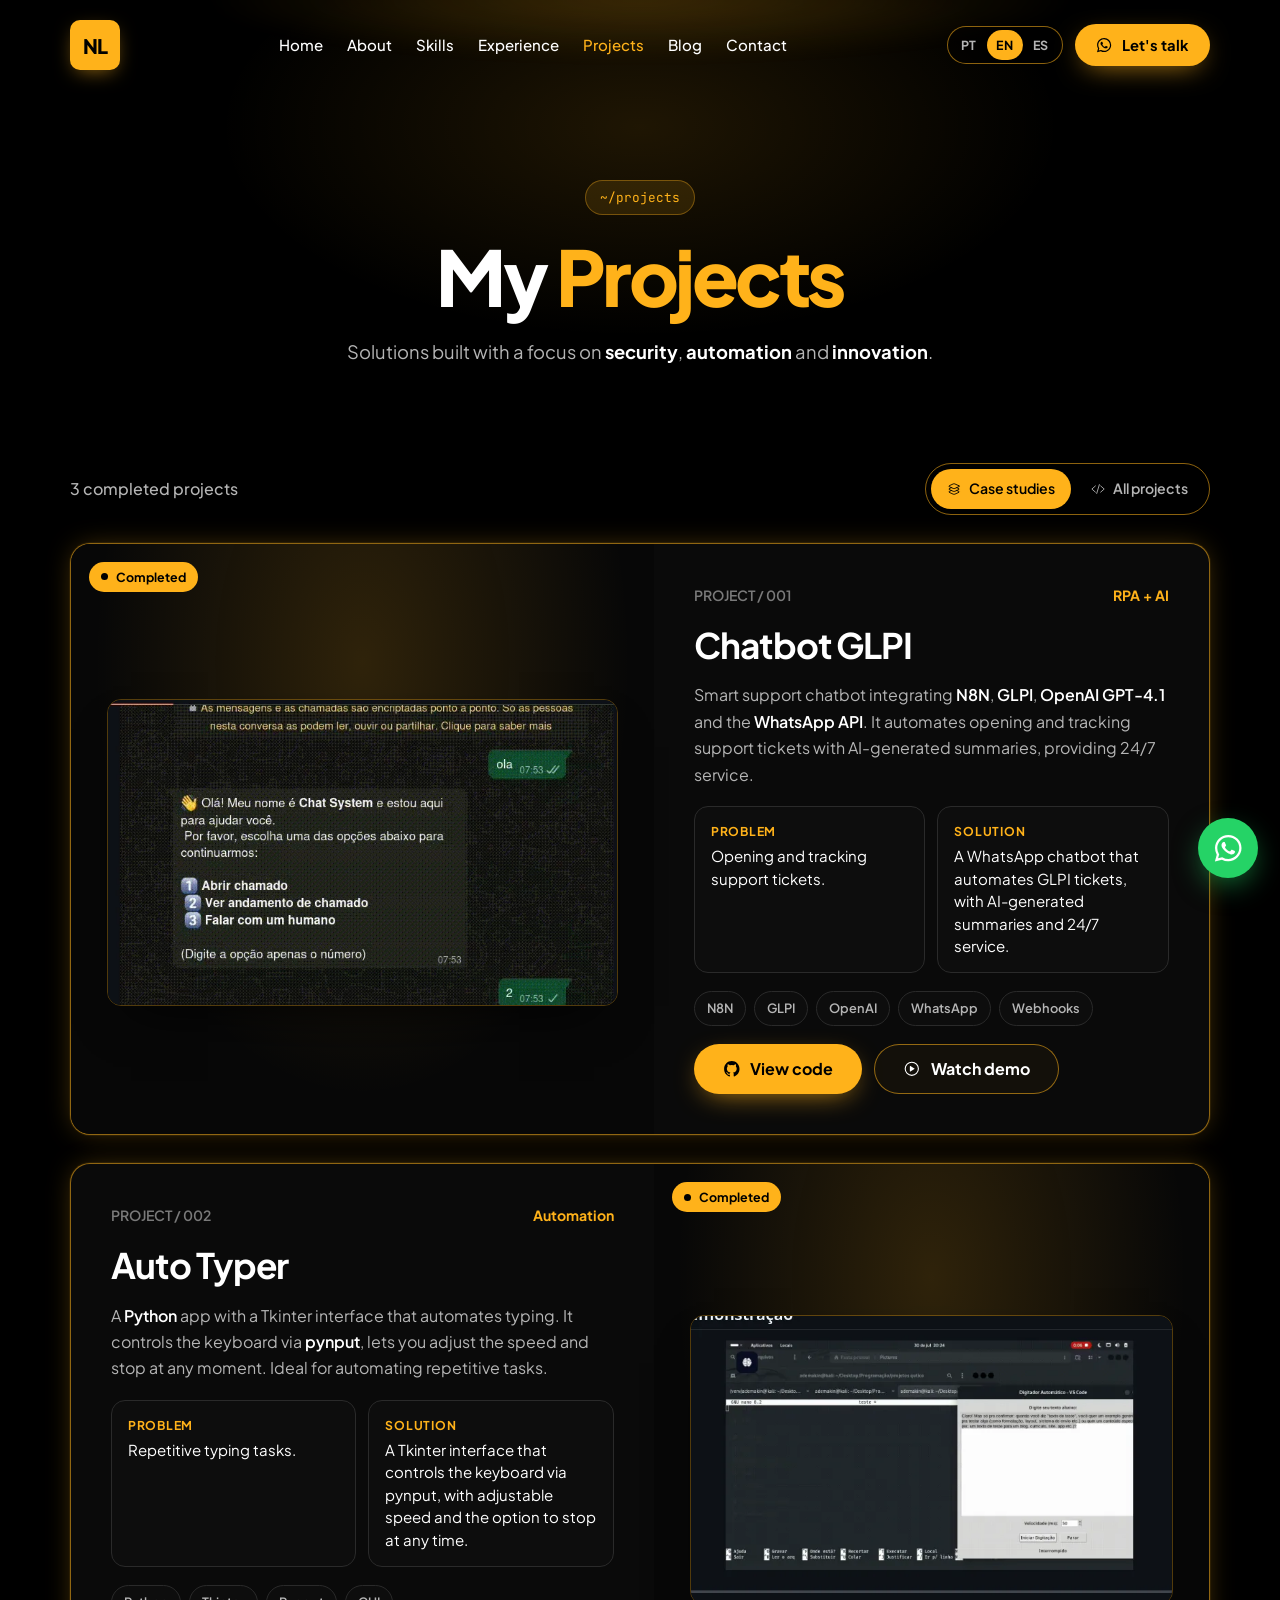
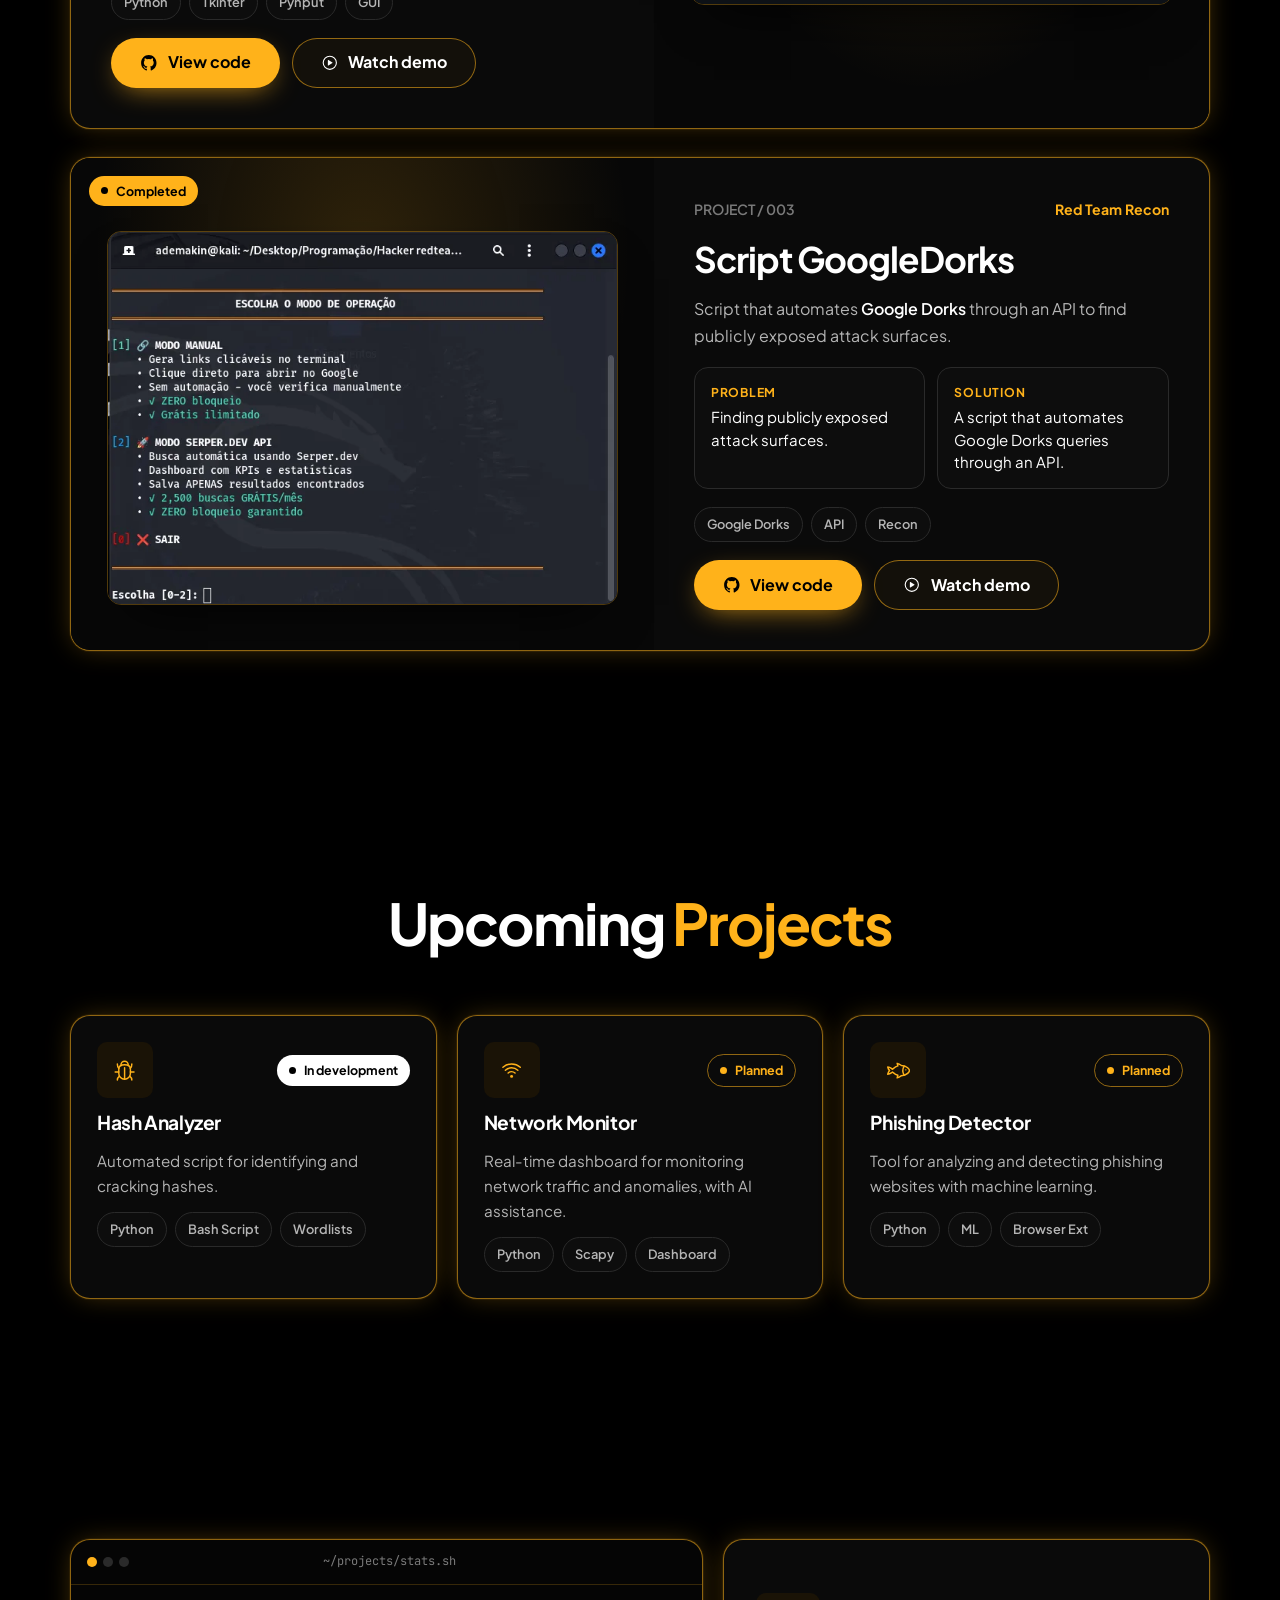
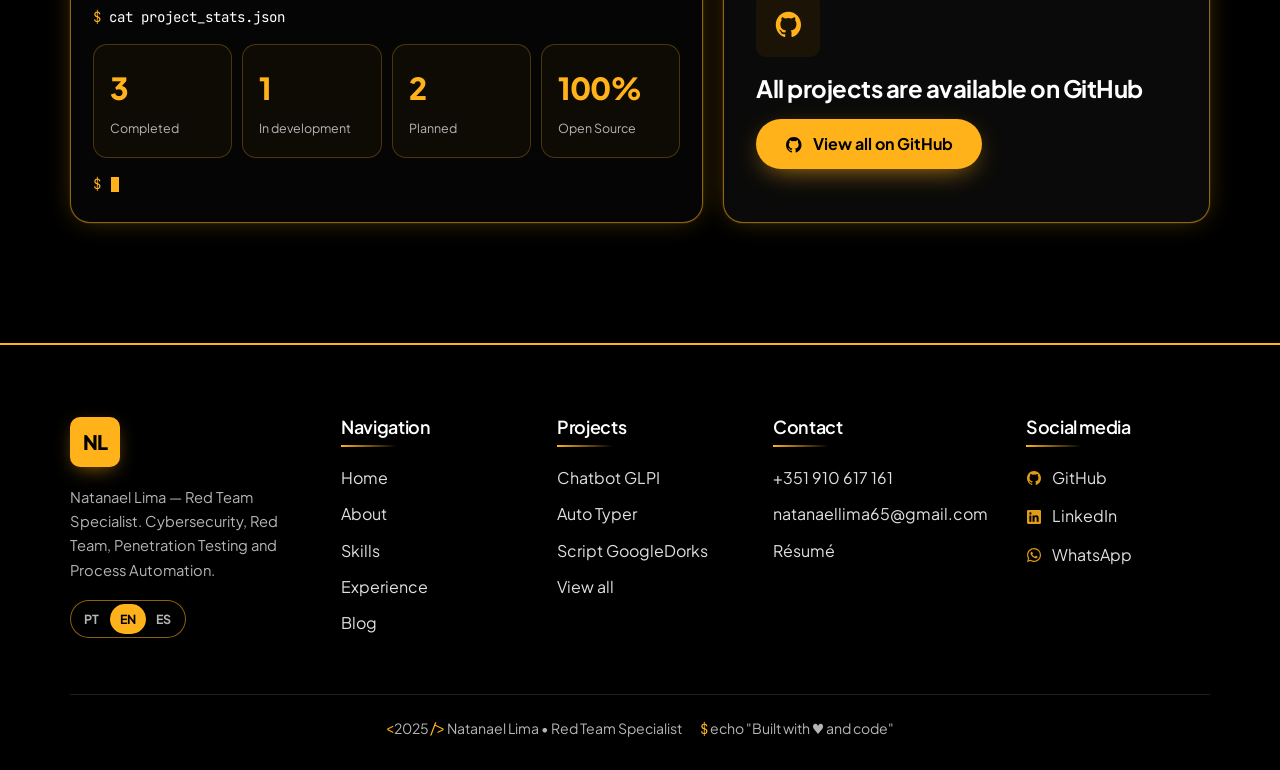
<file: en/projects.html>
<!DOCTYPE html>
<html lang="en">
<head>
  <meta charset="UTF-8">
  <meta name="viewport" content="width=device-width, initial-scale=1, viewport-fit=cover">
  <title>Projects | Natanael Lima - Red Team Specialist</title>
  <meta name="description" content="Cybersecurity, RPA and automation projects built by Natanael Lima.">
  <meta name="author" content="Natanael Lima">
  <meta name="keywords" content="cybersecurity, red team, penetration testing, ethical hacker, RPA, automation">
  <meta name="theme-color" content="#000000">
  <link rel="canonical" href="https://natanaellima.blog/en/projects.html">
  <link rel="alternate" hreflang="pt-BR" href="https://natanaellima.blog/projects.html">
  <link rel="alternate" hreflang="en" href="https://natanaellima.blog/en/projects.html">
  <link rel="alternate" hreflang="es" href="https://natanaellima.blog/es/projects.html">
  <link rel="alternate" hreflang="x-default" href="https://natanaellima.blog/projects.html">
  <meta property="og:type" content="website">
  <meta property="og:site_name" content="Natanael Lima">
  <meta property="og:locale" content="en_US">
  <meta property="og:locale:alternate" content="pt_BR">
  <meta property="og:locale:alternate" content="es_ES">
  <meta property="og:title" content="Projects | Natanael Lima - Red Team Specialist">
  <meta property="og:description" content="Cybersecurity, RPA and automation projects built by Natanael Lima.">
  <meta property="og:url" content="https://natanaellima.blog/en/projects.html">
  <meta property="og:image" content="https://natanaellima.blog/img/my-avatar.png">
  <meta name="twitter:card" content="summary">
  <link rel="icon" href="../favicon.svg" type="image/svg+xml">
  <link rel="preconnect" href="https://fonts.googleapis.com">
  <link rel="preconnect" href="https://fonts.gstatic.com" crossorigin>
  <link href="https://fonts.googleapis.com/css2?family=Plus+Jakarta+Sans:wght@400;500;600;700;800&family=JetBrains+Mono:wght@400;500&display=swap" rel="stylesheet">
  <link rel="stylesheet" href="../css/style.css?v=20c04139">
  <script>document.documentElement.classList.add('js')</script>
</head>
<body>
<svg xmlns="http://www.w3.org/2000/svg" style="display:none" aria-hidden="true"><symbol id="i-github" viewBox="0 0 512 512"><path d="M256 32C132.3 32 32 134.9 32 261.7c0 101.5 64.2 187.5 153.2 217.9a17.56 17.56 0 003.8.4c8.3 0 11.5-6.1 11.5-11.4 0-5.5-.2-19.9-.3-39.1a102.4 102.4 0 01-22.6 2.7c-43.1 0-52.9-33.5-52.9-33.5-10.2-26.5-24.9-33.6-24.9-33.6-19.5-13.7-.1-14.1 1.4-14.1h.1c22.5 2 34.3 23.8 34.3 23.8 11.2 19.6 26.2 25.1 39.6 25.1a63 63 0 0025.6-6c2-14.8 7.8-24.9 14.2-30.7-49.7-5.8-102-25.5-102-113.5 0-25.1 8.7-45.6 23-61.6-2.3-5.8-10-29.2 2.2-60.8a18.64 18.64 0 015-.5c8.1 0 26.4 3.1 56.6 24.1a208.21 208.21 0 01112.2 0c30.2-21 48.5-24.1 56.6-24.1a18.64 18.64 0 015 .5c12.2 31.6 4.5 55 2.2 60.8 14.3 16.1 23 36.6 23 61.6 0 88.2-52.4 107.6-102.3 113.3 8 7.1 15.2 21.1 15.2 42.5 0 30.7-.3 55.5-.3 63 0 5.4 3.1 11.5 11.4 11.5a19.35 19.35 0 004-.4C415.9 449.2 480 363.1 480 261.7 480 134.9 379.7 32 256 32z"/></symbol><symbol id="i-linkedin" viewBox="0 0 512 512"><path d="M444.17 32H70.28C49.85 32 32 46.7 32 66.89v374.72C32 461.91 49.85 480 70.28 480h373.78c20.54 0 35.94-18.21 35.94-38.39V66.89C480.12 46.7 464.6 32 444.17 32zm-273.3 373.43h-64.18V205.88h64.18zM141 175.54h-.46c-20.54 0-33.84-15.29-33.84-34.43 0-19.49 13.65-34.42 34.65-34.42s33.85 14.82 34.31 34.42c-.01 19.14-13.31 34.43-34.66 34.43zm264.43 229.89h-64.18V296.32c0-26.14-9.34-44-32.56-44-17.74 0-28.24 12-32.91 23.69-1.75 4.2-2.22 9.92-2.22 15.76v113.66h-64.18V205.88h64.18v27.77c9.34-13.3 23.93-32.44 57.88-32.44 42.13 0 74 27.77 74 87.64z"/></symbol><symbol id="i-whatsapp" viewBox="0 0 512 512"><path d="M414.73 97.1A222.14 222.14 0 00256.94 32C134 32 33.92 131.58 33.87 254a220.61 220.61 0 0029.78 111L32 480l118.25-30.87a223.63 223.63 0 00106.6 27h.09c122.93 0 223-99.59 223.06-222A220.18 220.18 0 00414.73 97.1zM256.94 438.66h-.08a185.75 185.75 0 01-94.36-25.72l-6.77-4-70.17 18.32 18.73-68.09-4.41-7A183.46 183.46 0 0171.53 254c0-101.73 83.21-184.5 185.48-184.5a185 185 0 01185.33 184.64c-.04 101.74-83.21 184.52-185.4 184.52zm101.69-138.19c-5.57-2.78-33-16.2-38.08-18.05s-8.83-2.78-12.54 2.78-14.4 18-17.65 21.75-6.5 4.16-12.07 1.38-23.54-8.63-44.83-27.53c-16.57-14.71-27.75-32.87-31-38.42s-.35-8.56 2.44-11.32c2.51-2.49 5.57-6.48 8.36-9.72s3.72-5.56 5.57-9.26.93-6.94-.46-9.71-12.54-30.08-17.18-41.19c-4.53-10.82-9.12-9.35-12.54-9.52-3.25-.16-7-.2-10.69-.2a20.53 20.53 0 00-14.86 6.94c-5.11 5.56-19.51 19-19.51 46.28s20 53.68 22.76 57.38 39.3 59.73 95.21 83.76a323.11 323.11 0 0031.78 11.68c13.35 4.22 25.5 3.63 35.1 2.2 10.71-1.59 33-13.42 37.63-26.38s4.64-24.06 3.25-26.37-5.11-3.71-10.69-6.48z" fill-rule="evenodd"/></symbol><symbol id="i-mail" viewBox="0 0 512 512"><rect x="48" y="96" width="416" height="320" rx="40" ry="40" fill="none" stroke="currentColor" stroke-linecap="round" stroke-linejoin="round" stroke-width="32"/><path fill="none" stroke="currentColor" stroke-linecap="round" stroke-linejoin="round" stroke-width="32" d="M112 160l144 112 144-112"/></symbol><symbol id="i-menu" viewBox="0 0 512 512"><path fill="none" stroke="currentColor" stroke-linecap="round" stroke-miterlimit="10" stroke-width="32" d="M80 160h352M80 256h352M80 352h352"/></symbol><symbol id="i-close" viewBox="0 0 512 512"><path fill="none" stroke="currentColor" stroke-linecap="round" stroke-linejoin="round" stroke-width="32" d="M368 368L144 144M368 144L144 368"/></symbol><symbol id="i-arrow" viewBox="0 0 512 512"><path fill="none" stroke="currentColor" stroke-linecap="round" stroke-linejoin="round" stroke-width="48" d="M268 112l144 144-144 144M392 256H100"/></symbol><symbol id="i-open" viewBox="0 0 512 512"><path d="M384 224v184a40 40 0 01-40 40H104a40 40 0 01-40-40V168a40 40 0 0140-40h167.48M336 64h112v112M224 288L440 72" fill="none" stroke="currentColor" stroke-linecap="round" stroke-linejoin="round" stroke-width="32"/></symbol><symbol id="i-play" viewBox="0 0 512 512"><path d="M448 256c0-106-86-192-192-192S64 150 64 256s86 192 192 192 192-86 192-192z" fill="none" stroke="currentColor" stroke-miterlimit="10" stroke-width="32"/><path d="M216.32 334.44l114.45-69.14a10.89 10.89 0 000-18.6l-114.45-69.14a10.78 10.78 0 00-16.32 9.31v138.26a10.78 10.78 0 0016.32 9.31z"/></symbol><symbol id="i-doc" viewBox="0 0 512 512"><path d="M416 221.25V416a48 48 0 01-48 48H144a48 48 0 01-48-48V96a48 48 0 0148-48h98.75a32 32 0 0122.62 9.37l141.26 141.26a32 32 0 019.37 22.62z" fill="none" stroke="currentColor" stroke-linejoin="round" stroke-width="32"/><path d="M256 56v120a32 32 0 0032 32h120M176 288h160M176 368h160" fill="none" stroke="currentColor" stroke-linecap="round" stroke-linejoin="round" stroke-width="32"/></symbol><symbol id="i-shield" viewBox="0 0 512 512"><path fill="none" stroke="currentColor" stroke-linecap="round" stroke-linejoin="round" stroke-width="32" d="M336 176L225.2 304 176 255.8"/><path d="M463.1 112.37C373.68 96.33 336.71 84.45 256 48c-80.71 36.45-117.68 48.33-207.1 64.37C32.7 369.13 240.58 457.79 256 464c15.42-6.21 223.3-94.87 207.1-351.63z" fill="none" stroke="currentColor" stroke-linecap="round" stroke-linejoin="round" stroke-width="32"/></symbol><symbol id="i-shieldhalf" viewBox="0 0 512 512"><path d="M463.1 112.37C373.68 96.33 336.71 84.45 256 48c-80.71 36.45-117.68 48.33-207.1 64.37C32.7 369.13 240.58 457.79 256 464c15.42-6.21 223.3-94.87 207.1-351.63z" fill="none" stroke="currentColor" stroke-linecap="round" stroke-linejoin="round" stroke-width="32"/><path d="M256 48c-80.71 36.45-117.68 48.33-207.1 64.37C32.7 369.13 240.58 457.79 256 464z"/></symbol><symbol id="i-bug" viewBox="0 0 512 512"><path d="M370 378c28.89 23.52 46 46.07 46 86M142 378c-28.89 23.52-46 46.06-46 86M384 208c28.89-23.52 32-56.07 32-96M128 206c-28.89-23.52-32-54.06-32-94M464 288.13h-80M128 288.13H48M256 192v256" fill="none" stroke="currentColor" stroke-linecap="round" stroke-linejoin="round" stroke-width="32"/><path d="M256 448h0c-70.4 0-128-57.6-128-128v-96.07c0-65.07 57.6-96 128-96h0c70.4 0 128 25.6 128 96V320c0 70.4-57.6 128-128 128z" fill="none" stroke="currentColor" stroke-linecap="round" stroke-linejoin="round" stroke-width="32"/><path d="M179.43 143.52a49.08 49.08 0 01-3.43-15.73A80 80 0 01255.79 48h.42A80 80 0 01336 127.79a41.91 41.91 0 01-3.12 14.3" fill="none" stroke="currentColor" stroke-linecap="round" stroke-linejoin="round" stroke-width="32"/></symbol><symbol id="i-wifi" viewBox="0 0 512 512"><path d="M332.41 310.59a115 115 0 00-152.8 0M393.46 249.54a201.26 201.26 0 00-274.92 0M447.72 182.11a288 288 0 00-383.44 0" fill="none" stroke="currentColor" stroke-linecap="round" stroke-linejoin="round" stroke-width="32"/><path d="M256 416a32 32 0 1132-32 32 32 0 01-32 32z"/></symbol><symbol id="i-fish" viewBox="0 0 512 512"><path fill="none" stroke="currentColor" stroke-width="32" stroke-linejoin="round" d="M240 152c-50.71 12.21-94.15 52.31-120.3 73.43a261.14 261.14 0 00-23.81-19.58C59.53 179.29 16 176 16 176s11.37 51.53 41.36 79.83C27.37 284.14 16 335.67 16 335.67s43.53-3.29 79.89-29.85a259.18 259.18 0 0023.61-19.41c26.1 21.14 69.74 61.34 120.5 73.59l-16 56c39.43-6.67 78.86-35.51 94.72-48.25C448 362 496 279 496 256c0-22-48-106-176.89-111.73C303.52 131.78 263.76 102.72 224 96z"/><circle cx="416" cy="239.99" r="16"/><path fill="none" stroke="currentColor" stroke-width="32" stroke-linecap="round" stroke-miterlimit="20" d="M378.37 356a199.22 199.22 0 010-200"/></symbol><symbol id="i-chat" viewBox="0 0 512 512"><path d="M431 320.6c-1-3.6 1.2-8.6 3.3-12.2a33.68 33.68 0 012.1-3.1A162 162 0 00464 215c.3-92.2-77.5-167-173.7-167-83.9 0-153.9 57.1-170.3 132.9a160.7 160.7 0 00-3.7 34.2c0 92.3 74.8 169.1 171 169.1 15.3 0 35.9-4.6 47.2-7.7s22.5-7.2 25.4-8.3a26.44 26.44 0 019.3-1.7 26 26 0 0110.1 2l56.7 20.1a13.52 13.52 0 003.9 1 8 8 0 008-8 12.85 12.85 0 00-.5-2.7z" fill="none" stroke="currentColor" stroke-linecap="round" stroke-miterlimit="10" stroke-width="32"/><path d="M66.46 232a146.23 146.23 0 006.39 152.67c2.31 3.49 3.61 6.19 3.21 8s-11.93 61.87-11.93 61.87a8 8 0 002.71 7.68A8.17 8.17 0 0072 464a7.26 7.26 0 002.91-.6l56.21-22a15.7 15.7 0 0112 .2c18.94 7.38 39.88 12 60.83 12A159.21 159.21 0 00284 432.11" fill="none" stroke="currentColor" stroke-linecap="round" stroke-miterlimit="10" stroke-width="32"/></symbol><symbol id="i-create" viewBox="0 0 512 512"><path d="M384 224v184a40 40 0 01-40 40H104a40 40 0 01-40-40V168a40 40 0 0140-40h167.48" fill="none" stroke="currentColor" stroke-linecap="round" stroke-linejoin="round" stroke-width="32"/><path d="M459.94 53.25a16.06 16.06 0 00-23.22-.56L424.35 65a8 8 0 000 11.31l11.34 11.32a8 8 0 0011.34 0l12.06-12c6.1-6.09 6.67-16.01.85-22.38zM399.34 90L218.82 270.2a9 9 0 00-2.31 3.93L208.16 299a3.91 3.91 0 004.86 4.86l24.85-8.35a9 9 0 003.93-2.31L422 112.66a9 9 0 000-12.66l-9.95-10a9 9 0 00-12.71 0z"/></symbol><symbol id="i-calendar" viewBox="0 0 512 512"><rect fill="none" stroke="currentColor" stroke-linejoin="round" stroke-width="32" x="48" y="80" width="416" height="384" rx="48"/><circle cx="296" cy="232" r="24"/><circle cx="376" cy="232" r="24"/><circle cx="296" cy="312" r="24"/><circle cx="376" cy="312" r="24"/><circle cx="136" cy="312" r="24"/><circle cx="216" cy="312" r="24"/><circle cx="136" cy="392" r="24"/><circle cx="216" cy="392" r="24"/><circle cx="296" cy="392" r="24"/><path fill="none" stroke="currentColor" stroke-linejoin="round" stroke-width="32" stroke-linecap="round" d="M128 48v32M384 48v32"/><path fill="none" stroke="currentColor" stroke-linejoin="round" stroke-width="32" d="M464 160H48"/></symbol><symbol id="i-time" viewBox="0 0 512 512"><path d="M256 64C150 64 64 150 64 256s86 192 192 192 192-86 192-192S362 64 256 64z" fill="none" stroke="currentColor" stroke-miterlimit="10" stroke-width="32"/><path fill="none" stroke="currentColor" stroke-linecap="round" stroke-linejoin="round" stroke-width="32" d="M256 128v144h96"/></symbol><symbol id="i-cog" viewBox="0 0 512 512"><path d="M456.7 242.27l-26.08-4.2a8 8 0 01-6.6-6.82c-.5-3.2-1-6.41-1.7-9.51a8.08 8.08 0 013.9-8.62l23.09-12.82a8.05 8.05 0 003.9-9.92l-4-11a7.94 7.94 0 00-9.4-5l-25.89 5a8 8 0 01-8.59-4.11q-2.25-4.2-4.8-8.41a8.16 8.16 0 01.7-9.52l17.29-19.94a8 8 0 00.3-10.62l-7.49-9a7.88 7.88 0 00-10.5-1.51l-22.69 13.63a8 8 0 01-9.39-.9c-2.4-2.11-4.9-4.21-7.4-6.22a8 8 0 01-2.5-9.11l9.4-24.75A8 8 0 00365 78.77l-10.2-5.91a8 8 0 00-10.39 2.21l-16.64 20.84a7.15 7.15 0 01-8.5 2.5s-5.6-2.3-9.8-3.71A8 8 0 01304 87l.4-26.45a8.07 8.07 0 00-6.6-8.42l-11.59-2a8.07 8.07 0 00-9.1 5.61l-8.6 25.05a8 8 0 01-7.79 5.41h-9.8a8.07 8.07 0 01-7.79-5.41l-8.6-25.05a8.07 8.07 0 00-9.1-5.61l-11.59 2a8.07 8.07 0 00-6.6 8.42l.4 26.45a8 8 0 01-5.49 7.71c-2.3.9-7.3 2.81-9.7 3.71-2.8 1-6.1.2-8.8-2.91l-16.51-20.34A8 8 0 00156.75 73l-10.2 5.91a7.94 7.94 0 00-3.3 10.09l9.4 24.75a8.06 8.06 0 01-2.5 9.11c-2.5 2-5 4.11-7.4 6.22a8 8 0 01-9.39.9L111 116.14a8 8 0 00-10.5 1.51l-7.49 9a8 8 0 00.3 10.62l17.29 19.94a8 8 0 01.7 9.52q-2.55 4-4.8 8.41a8.11 8.11 0 01-8.59 4.11l-25.89-5a8 8 0 00-9.4 5l-4 11a8.05 8.05 0 003.9 9.92L85.58 213a7.94 7.94 0 013.9 8.62c-.6 3.2-1.2 6.31-1.7 9.51a8.08 8.08 0 01-6.6 6.82l-26.08 4.2a8.09 8.09 0 00-7.1 7.92v11.72a7.86 7.86 0 007.1 7.92l26.08 4.2a8 8 0 016.6 6.82c.5 3.2 1 6.41 1.7 9.51a8.08 8.08 0 01-3.9 8.62L62.49 311.7a8.05 8.05 0 00-3.9 9.92l4 11a7.94 7.94 0 009.4 5l25.89-5a8 8 0 018.59 4.11q2.25 4.2 4.8 8.41a8.16 8.16 0 01-.7 9.52l-17.29 19.96a8 8 0 00-.3 10.62l7.49 9a7.88 7.88 0 0010.5 1.51l22.69-13.63a8 8 0 019.39.9c2.4 2.11 4.9 4.21 7.4 6.22a8 8 0 012.5 9.11l-9.4 24.75a8 8 0 003.3 10.12l10.2 5.91a8 8 0 0010.39-2.21l16.79-20.64c2.1-2.6 5.5-3.7 8.2-2.6 3.4 1.4 5.7 2.2 9.9 3.61a8 8 0 015.49 7.71l-.4 26.45a8.07 8.07 0 006.6 8.42l11.59 2a8.07 8.07 0 009.1-5.61l8.6-25a8 8 0 017.79-5.41h9.8a8.07 8.07 0 017.79 5.41l8.6 25a8.07 8.07 0 009.1 5.61l11.59-2a8.07 8.07 0 006.6-8.42l-.4-26.45a8 8 0 015.49-7.71c4.2-1.41 7-2.51 9.6-3.51s5.8-1 8.3 2.1l17 20.94A8 8 0 00355 439l10.2-5.91a7.93 7.93 0 003.3-10.12l-9.4-24.75a8.08 8.08 0 012.5-9.12c2.5-2 5-4.1 7.4-6.21a8 8 0 019.39-.9L401 395.66a8 8 0 0010.5-1.51l7.49-9a8 8 0 00-.3-10.62l-17.29-19.94a8 8 0 01-.7-9.52q2.55-4.05 4.8-8.41a8.11 8.11 0 018.59-4.11l25.89 5a8 8 0 009.4-5l4-11a8.05 8.05 0 00-3.9-9.92l-23.09-12.82a7.94 7.94 0 01-3.9-8.62c.6-3.2 1.2-6.31 1.7-9.51a8.08 8.08 0 016.6-6.82l26.08-4.2a8.09 8.09 0 007.1-7.92V250a8.25 8.25 0 00-7.27-7.73zM256 112a143.82 143.82 0 01139.38 108.12A16 16 0 01379.85 240H274.61a16 16 0 01-13.91-8.09l-52.1-91.71a16 16 0 019.85-23.39A146.94 146.94 0 01256 112zM112 256a144 144 0 0143.65-103.41 16 16 0 0125.17 3.47L233.06 248a16 16 0 010 15.87l-52.67 91.7a16 16 0 01-25.18 3.36A143.94 143.94 0 01112 256zm144 144a146.9 146.9 0 01-38.19-4.95 16 16 0 01-9.76-23.44l52.58-91.55a16 16 0 0113.88-8H379.9a16 16 0 0115.52 19.88A143.84 143.84 0 01256 400z"/></symbol><symbol id="i-headset" viewBox="0 0 512 512"><path d="M83 384c-13-33-35-93.37-35-128C48 141.12 149.33 48 256 48s208 93.12 208 208c0 34.63-23 97-35 128" fill="none" stroke="currentColor" stroke-linecap="round" stroke-linejoin="round" stroke-width="32"/><path d="M108.39 270.13l-13.69 8h0c-30.23 17.7-31.7 72.41-3.38 122.2s75.87 75.81 106.1 58.12h0l13.69-8a16.16 16.16 0 005.78-21.87L130 276a15.74 15.74 0 00-21.61-5.87zM403.61 270.13l13.69 8h0c30.23 17.69 31.74 72.4 3.38 122.19s-75.87 75.81-106.1 58.12h0l-13.69-8a16.16 16.16 0 01-5.78-21.87L382 276a15.74 15.74 0 0121.61-5.87z" fill="none" stroke="currentColor" stroke-miterlimit="10" stroke-width="32"/></symbol><symbol id="i-chip" viewBox="0 0 512 512"><rect x="80" y="80" width="352" height="352" rx="48" ry="48" fill="none" stroke="currentColor" stroke-linejoin="round" stroke-width="32"/><rect x="144" y="144" width="224" height="224" rx="16" ry="16" fill="none" stroke="currentColor" stroke-linejoin="round" stroke-width="32"/><path fill="none" stroke="currentColor" stroke-linecap="round" stroke-linejoin="round" stroke-width="32" d="M256 80V48M336 80V48M176 80V48M256 464v-32M336 464v-32M176 464v-32M432 256h32M432 336h32M432 176h32M48 256h32M48 336h32M48 176h32"/></symbol><symbol id="i-terminal" viewBox="0 0 512 512"><rect x="32" y="48" width="448" height="416" rx="48" ry="48" fill="none" stroke="currentColor" stroke-linejoin="round" stroke-width="32"/><path fill="none" stroke="currentColor" stroke-linecap="round" stroke-linejoin="round" stroke-width="32" d="M96 112l80 64-80 64M192 240h64"/></symbol><symbol id="i-briefcase" viewBox="0 0 512 512"><rect x="32" y="128" width="448" height="320" rx="48" ry="48" fill="none" stroke="currentColor" stroke-linejoin="round" stroke-width="32"/><path d="M144 128V96a32 32 0 0132-32h160a32 32 0 0132 32v32M480 240H32M320 240v24a8 8 0 01-8 8H200a8 8 0 01-8-8v-24" fill="none" stroke="currentColor" stroke-linecap="round" stroke-linejoin="round" stroke-width="32"/></symbol><symbol id="i-school" viewBox="0 0 512 512"><path fill="none" stroke="currentColor" stroke-linecap="round" stroke-linejoin="round" stroke-width="32" d="M32 192L256 64l224 128-224 128L32 192z"/><path fill="none" stroke="currentColor" stroke-linecap="round" stroke-linejoin="round" stroke-width="32" d="M112 240v128l144 80 144-80V240M480 368V192M256 320v128"/></symbol><symbol id="i-ribbon" viewBox="0 0 512 512"><circle cx="256" cy="160" r="128" fill="none" stroke="currentColor" stroke-linecap="round" stroke-linejoin="round" stroke-width="32"/><path d="M143.65 227.82L48 400l86.86-.42a16 16 0 0113.82 7.8L192 480l88.33-194.32" fill="none" stroke="currentColor" stroke-linecap="round" stroke-linejoin="round" stroke-width="32"/><path d="M366.54 224L464 400l-86.86-.42a16 16 0 00-13.82 7.8L320 480l-64-140.8" fill="none" stroke="currentColor" stroke-linecap="round" stroke-linejoin="round" stroke-width="32"/><circle cx="256" cy="160" r="64" fill="none" stroke="currentColor" stroke-linecap="round" stroke-linejoin="round" stroke-width="32"/></symbol><symbol id="i-rocket" viewBox="0 0 512 512"><path d="M461.81 53.81a4.4 4.4 0 00-3.3-3.39c-54.38-13.3-180 34.09-248.13 102.17a294.9 294.9 0 00-33.09 39.08c-21-1.9-42-.3-59.88 7.5-50.49 22.2-65.18 80.18-69.28 105.07a9 9 0 009.8 10.4l81.07-8.9a180.29 180.29 0 001.1 18.3 18.15 18.15 0 005.3 11.09l31.39 31.39a18.15 18.15 0 0011.1 5.3 179.91 179.91 0 0018.19 1.1l-8.89 81a9 9 0 0010.39 9.79c24.9-4 83-18.69 105.07-69.17 7.8-17.9 9.4-38.79 7.6-59.69a293.91 293.91 0 0039.19-33.09c68.38-68 115.47-190.86 102.37-247.95zM298.66 213.67a42.7 42.7 0 1160.38 0 42.65 42.65 0 01-60.38 0z" fill="none" stroke="currentColor" stroke-linecap="round" stroke-linejoin="round" stroke-width="32"/><path d="M109.64 352a45.06 45.06 0 00-26.35 12.84C65.67 382.52 64 448 64 448s65.52-1.67 83.15-19.31A44.73 44.73 0 00160 402.32" fill="none" stroke="currentColor" stroke-linecap="round" stroke-linejoin="round" stroke-width="32"/></symbol><symbol id="i-git" viewBox="0 0 512 512"><circle cx="160" cy="96" r="48" fill="none" stroke="currentColor" stroke-linecap="round" stroke-linejoin="round" stroke-width="32"/><circle cx="160" cy="416" r="48" fill="none" stroke="currentColor" stroke-linecap="round" stroke-linejoin="round" stroke-width="32"/><path fill="none" stroke="currentColor" stroke-linecap="round" stroke-linejoin="round" stroke-width="32" d="M160 368V144"/><circle cx="352" cy="160" r="48" fill="none" stroke="currentColor" stroke-linecap="round" stroke-linejoin="round" stroke-width="32"/><path d="M352 208c0 128-192 48-192 160" fill="none" stroke="currentColor" stroke-linecap="round" stroke-linejoin="round" stroke-width="32"/></symbol><symbol id="i-server" viewBox="0 0 512 512"><ellipse cx="256" cy="128" rx="192" ry="80" fill="none" stroke="currentColor" stroke-linecap="round" stroke-miterlimit="10" stroke-width="32"/><path d="M448 214c0 44.18-86 80-192 80S64 258.18 64 214M448 300c0 44.18-86 80-192 80S64 344.18 64 300" fill="none" stroke="currentColor" stroke-linecap="round" stroke-miterlimit="10" stroke-width="32"/><path d="M64 127.24v257.52C64 428.52 150 464 256 464s192-35.48 192-79.24V127.24" fill="none" stroke="currentColor" stroke-linecap="round" stroke-miterlimit="10" stroke-width="32"/></symbol><symbol id="i-search" viewBox="0 0 512 512"><path d="M221.09 64a157.09 157.09 0 10157.09 157.09A157.1 157.1 0 00221.09 64z" fill="none" stroke="currentColor" stroke-miterlimit="10" stroke-width="32"/><path fill="none" stroke="currentColor" stroke-linecap="round" stroke-miterlimit="10" stroke-width="32" d="M338.29 338.29L448 448"/></symbol><symbol id="i-down" viewBox="0 0 512 512"><path fill="none" stroke="currentColor" stroke-linecap="round" stroke-linejoin="round" stroke-width="48" d="M112 184l144 144 144-144"/></symbol><symbol id="i-up" viewBox="0 0 512 512"><path fill="none" stroke="currentColor" stroke-linecap="round" stroke-linejoin="round" stroke-width="48" d="M112 244l144-144 144 144M256 120v292"/></symbol><symbol id="i-copy" viewBox="0 0 512 512"><rect x="128" y="128" width="336" height="336" rx="57" ry="57" fill="none" stroke="currentColor" stroke-linejoin="round" stroke-width="32"/><path d="M383.5 128l.5-24a56.16 56.16 0 00-56-56H112a64.19 64.19 0 00-64 64v216a56.16 56.16 0 0056 56h24" fill="none" stroke="currentColor" stroke-linecap="round" stroke-linejoin="round" stroke-width="32"/></symbol><symbol id="i-check" viewBox="0 0 512 512"><path fill="none" stroke="currentColor" stroke-linecap="round" stroke-linejoin="round" stroke-width="32" d="M416 128L192 384l-96-96"/></symbol><symbol id="i-pulse" viewBox="0 0 512 512"><path fill="none" stroke="currentColor" stroke-linecap="round" stroke-linejoin="round" stroke-width="32" d="M48 320h64l64-256 64 384 64-224 32 96h64"/><circle cx="432" cy="320" r="32" fill="none" stroke="currentColor" stroke-linecap="round" stroke-linejoin="round" stroke-width="32"/></symbol><symbol id="i-code" viewBox="0 0 512 512"><path fill="none" stroke="currentColor" stroke-linecap="round" stroke-linejoin="round" stroke-width="32" d="M160 368L32 256l128-112M352 368l128-112-128-112M304 96l-96 320"/></symbol><symbol id="i-flash" viewBox="0 0 512 512"><path d="M315.27 33L96 304h128l-31.51 173.23a2.36 2.36 0 002.33 2.77h0a2.36 2.36 0 001.89-.95L416 208H288l31.66-173.25a2.45 2.45 0 00-2.44-2.75h0a2.42 2.42 0 00-1.95 1z" fill="none" stroke="currentColor" stroke-linecap="round" stroke-linejoin="round" stroke-width="32"/></symbol><symbol id="i-layers" viewBox="0 0 512 512"><path d="M434.8 137.65l-149.36-68.1c-16.19-7.4-42.69-7.4-58.88 0L77.3 137.65c-17.6 8-17.6 21.09 0 29.09l148 67.5c16.89 7.7 44.69 7.7 61.58 0l148-67.5c17.52-8 17.52-21.1-.08-29.09zM160 308.52l-82.7 37.11c-17.6 8-17.6 21.1 0 29.1l148 67.5c16.89 7.69 44.69 7.69 61.58 0l148-67.5c17.6-8 17.6-21.1 0-29.1l-79.94-38.47" fill="none" stroke="currentColor" stroke-linecap="round" stroke-linejoin="round" stroke-width="32"/><path d="M160 204.48l-82.8 37.16c-17.6 8-17.6 21.1 0 29.1l148 67.49c16.89 7.7 44.69 7.7 61.58 0l148-67.49c17.7-8 17.7-21.1.1-29.1L352 204.48" fill="none" stroke="currentColor" stroke-linecap="round" stroke-linejoin="round" stroke-width="32"/></symbol><symbol id="i-left" viewBox="0 0 512 512"><path fill="none" stroke="currentColor" stroke-linecap="round" stroke-linejoin="round" stroke-width="48" d="M328 112L184 256l144 144"/></symbol><symbol id="i-right" viewBox="0 0 512 512"><path fill="none" stroke="currentColor" stroke-linecap="round" stroke-linejoin="round" stroke-width="48" d="M184 112l144 144-144 144"/></symbol><symbol id="i-send" viewBox="0 0 512 512"><path d="M470.3 271.15L43.16 447.31a7.83 7.83 0 01-11.16-7V327a8 8 0 016.51-7.86l247.62-47c17.36-3.29 17.36-28.15 0-31.44l-247.63-47a8 8 0 01-6.5-7.85V72.59c0-5.74 5.88-10.26 11.16-8L470.3 240.76a16 16 0 010 30.39z" fill="none" stroke="currentColor" stroke-linecap="round" stroke-linejoin="round" stroke-width="32"/></symbol></svg>
<a class="skip" href="#main">Skip to content</a>
<header class="nav">
  <div class="wrap nav-inner">
    <a class="brand" href="index.html" aria-label="Natanael Lima — home"><span class="brand-tile">NL</span><span class="brand-name">Natanael Lima<small>Red Team Specialist</small></span></a>
    <nav class="nav-links" aria-label="Main"><a href="index.html">Home</a><a href="index.html#about">About</a><a href="index.html#skills">Skills</a><a href="index.html#experience">Experience</a><a href="projects.html" class="active" aria-current="page">Projects</a><a href="blog.html">Blog</a><a href="index.html#contact">Contact</a></nav>
    <div class="nav-side">
      <div class="lang" role="group" aria-label="Language"><a href="../projects.html" hreflang="pt-BR" lang="pt-BR" title="Português">PT</a><a href="../en/projects.html" hreflang="en" lang="en" title="English" aria-current="true">EN</a><a href="../es/projects.html" hreflang="es" lang="es" title="Español">ES</a></div>
      <a class="btn btn-primary btn-sm btn-cta" href="https://wa.me/351910617161" target="_blank" rel="noopener noreferrer"><svg class="i" aria-hidden="true"><use href="#i-whatsapp"></use></svg> Let's talk</a>
      <button class="menu-btn" id="menuBtn" aria-expanded="false" aria-controls="mobileMenu" aria-label="Open menu" data-label-open="Open menu" data-label-close="Close menu"><svg class="i" aria-hidden="true"><use href="#i-menu"></use></svg></button>
    </div>
  </div>
</header>
<nav class="mobile-menu" id="mobileMenu" aria-label="Mobile menu">
  <a href="index.html">Home<svg class="i" aria-hidden="true"><use href="#i-right"></use></svg></a><a href="index.html#about">About<svg class="i" aria-hidden="true"><use href="#i-right"></use></svg></a><a href="index.html#skills">Skills<svg class="i" aria-hidden="true"><use href="#i-right"></use></svg></a><a href="index.html#experience">Experience<svg class="i" aria-hidden="true"><use href="#i-right"></use></svg></a><a href="projects.html" class="active" aria-current="page">Projects<svg class="i" aria-hidden="true"><use href="#i-right"></use></svg></a><a href="blog.html">Blog<svg class="i" aria-hidden="true"><use href="#i-right"></use></svg></a><a href="index.html#contact">Contact<svg class="i" aria-hidden="true"><use href="#i-right"></use></svg></a>
  <a class="btn btn-primary" href="https://wa.me/351910617161" target="_blank" rel="noopener noreferrer"><svg class="i" aria-hidden="true"><use href="#i-whatsapp"></use></svg> Let's talk</a>
</nav>
<main id="main">

<section class="page-head">
  <div class="wrap">
    <span class="kicker">~/projects</span>
    <h1>My <span>Projects</span></h1>
    <p>Solutions built with a focus on <strong>security</strong>, <strong>automation</strong> and <strong>innovation</strong>.</p>
  </div>
</section>

<section class="section" id="todos">
  <div class="wrap">
    <div class="toolbar">
      <span class="count">3 completed projects</span>
      <div class="view-toggle" role="group" aria-label="Project view">
        <button type="button" data-view="full" aria-pressed="true"><svg class="i" aria-hidden="true"><use href="#i-layers"></use></svg> Case studies</button>
        <button type="button" data-view="compact" aria-pressed="false"><svg class="i" aria-hidden="true"><use href="#i-code"></use></svg> All projects</button>
      </div>
    </div>
    <div class="cases" id="cases">
      <article class="card case reveal" id="chatbot-glpi">
        <div class="case-media">
          <img src="../img/projeto1.webp" alt="Chatbot GLPI" loading="lazy">
          <span class="status">Completed</span>
        </div>
        <div class="case-body">
          <div class="case-id"><span>PROJECT / 001</span><b>RPA + AI</b></div>
          <h2>Chatbot GLPI</h2>
          <p class="case-desc">Smart support chatbot integrating <strong>N8N</strong>, <strong>GLPI</strong>, <strong>OpenAI GPT-4.1</strong> and the <strong>WhatsApp API</strong>. It automates opening and tracking support tickets with AI-generated summaries, providing 24/7 service.</p>
          <p class="case-summary">Smart support chatbot built with N8N, GLPI and OpenAI.</p>
          <dl class="ps">
            <div><dt>Problem</dt><dd>Opening and tracking support tickets.</dd></div>
            <div><dt>Solution</dt><dd>A WhatsApp chatbot that automates GLPI tickets, with AI-generated summaries and 24/7 service.</dd></div>
          </dl>
          <div class="tags"><span class="tag">N8N</span><span class="tag">GLPI</span><span class="tag">OpenAI</span><span class="tag">WhatsApp</span><span class="tag">Webhooks</span></div>
          <div class="case-actions">
            <a class="btn btn-primary" href="https://github.com/ademakin3051/botglpi" target="_blank" rel="noopener noreferrer"><svg class="i" aria-hidden="true"><use href="#i-github"></use></svg> View code</a>
            <a class="btn btn-ghost" href="https://youtu.be/EqQT7VZ-78E" target="_blank" rel="noopener noreferrer"><svg class="i" aria-hidden="true"><use href="#i-play"></use></svg> Watch demo</a>
          </div>
        </div>
      </article>
      <article class="card case reveal" id="digitador-automatico">
        <div class="case-media">
          <img src="../img/projeto2.webp" alt="Auto Typer" loading="lazy">
          <span class="status">Completed</span>
        </div>
        <div class="case-body">
          <div class="case-id"><span>PROJECT / 002</span><b>Automation</b></div>
          <h2>Auto Typer</h2>
          <p class="case-desc">A <strong>Python</strong> app with a Tkinter interface that automates typing. It controls the keyboard via <strong>pynput</strong>, lets you adjust the speed and stop at any moment. Ideal for automating repetitive tasks.</p>
          <p class="case-summary">Python app that automates typing.</p>
          <dl class="ps">
            <div><dt>Problem</dt><dd>Repetitive typing tasks.</dd></div>
            <div><dt>Solution</dt><dd>A Tkinter interface that controls the keyboard via pynput, with adjustable speed and the option to stop at any time.</dd></div>
          </dl>
          <div class="tags"><span class="tag">Python</span><span class="tag">Tkinter</span><span class="tag">Pynput</span><span class="tag">GUI</span></div>
          <div class="case-actions">
            <a class="btn btn-primary" href="https://github.com/ademakin3051/digitador-automatico" target="_blank" rel="noopener noreferrer"><svg class="i" aria-hidden="true"><use href="#i-github"></use></svg> View code</a>
            <a class="btn btn-ghost" href="https://youtu.be/trLHH-mYcH4" target="_blank" rel="noopener noreferrer"><svg class="i" aria-hidden="true"><use href="#i-play"></use></svg> Watch demo</a>
          </div>
        </div>
      </article>
      <article class="card case reveal" id="script-googledorks">
        <div class="case-media">
          <img src="../img/projeto3.webp" alt="Script GoogleDorks" loading="lazy">
          <span class="status">Completed</span>
        </div>
        <div class="case-body">
          <div class="case-id"><span>PROJECT / 003</span><b>Red Team Recon</b></div>
          <h2>Script GoogleDorks</h2>
          <p class="case-desc">Script that automates <strong>Google Dorks</strong> through an API to find publicly exposed attack surfaces.</p>
          <p class="case-summary">Script that automates Google Dorks through an API to find publicly exposed attack surfaces.</p>
          <dl class="ps">
            <div><dt>Problem</dt><dd>Finding publicly exposed attack surfaces.</dd></div>
            <div><dt>Solution</dt><dd>A script that automates Google Dorks queries through an API.</dd></div>
          </dl>
          <div class="tags"><span class="tag">Google Dorks</span><span class="tag">API</span><span class="tag">Recon</span></div>
          <div class="case-actions">
            <a class="btn btn-primary" href="https://github.com/ademakin3051/ferramentagoogledorks" target="_blank" rel="noopener noreferrer"><svg class="i" aria-hidden="true"><use href="#i-github"></use></svg> View code</a>
            <a class="btn btn-ghost" href="https://youtu.be/EfaL-Qc4lK4" target="_blank" rel="noopener noreferrer"><svg class="i" aria-hidden="true"><use href="#i-play"></use></svg> Watch demo</a>
          </div>
        </div>
      </article>
    </div>
  </div>
</section>

<section class="section">
  <div class="wrap">
    <header class="head reveal">
      <h2>Upcoming <span class="hl">Projects</span></h2>
    </header>
    <div class="card-grid">
      <article class="card hover road reveal">
        <div class="road-top"><span class="ico-tile"><svg class="i" aria-hidden="true"><use href="#i-bug"></use></svg></span><span class="status is-dev">In development</span></div>
        <h3>Hash Analyzer</h3>
        <p>Automated script for identifying and cracking hashes.</p>
        <div class="tags"><span class="tag">Python</span><span class="tag">Bash Script</span><span class="tag">Wordlists</span></div>
      </article>
      <article class="card hover road reveal">
        <div class="road-top"><span class="ico-tile"><svg class="i" aria-hidden="true"><use href="#i-wifi"></use></svg></span><span class="status is-plan">Planned</span></div>
        <h3>Network Monitor</h3>
        <p>Real-time dashboard for monitoring network traffic and anomalies, with AI assistance.</p>
        <div class="tags"><span class="tag">Python</span><span class="tag">Scapy</span><span class="tag">Dashboard</span></div>
      </article>
      <article class="card hover road reveal">
        <div class="road-top"><span class="ico-tile"><svg class="i" aria-hidden="true"><use href="#i-fish"></use></svg></span><span class="status is-plan">Planned</span></div>
        <h3>Phishing Detector</h3>
        <p>Tool for analyzing and detecting phishing websites with machine learning.</p>
        <div class="tags"><span class="tag">Python</span><span class="tag">ML</span><span class="tag">Browser Ext</span></div>
      </article>
    </div>
  </div>
</section>

<section class="section">
  <div class="wrap proj-stats">
    <div class="term reveal">
      <div class="term-bar"><span class="dots"><i></i><i></i><i></i></span><span class="title">~/projects/stats.sh</span></div>
      <div class="term-body">
        <p><span class="prompt">$</span> cat project_stats.json</p>
        <div class="kv">
          <div><strong>3</strong><span>Completed</span></div>
          <div><strong>1</strong><span>In development</span></div>
          <div><strong>2</strong><span>Planned</span></div>
          <div><strong>100%</strong><span>Open Source</span></div>
        </div>
        <p><span class="prompt">$</span> <span class="cursor"></span></p>
      </div>
    </div>
    <div class="card gh-cta reveal">
      <span class="ico-tile"><svg class="i" aria-hidden="true"><use href="#i-github"></use></svg></span>
      <h3>All projects are available on GitHub</h3>
      <a class="btn btn-primary" href="https://github.com/ademakin3051" target="_blank" rel="noopener noreferrer"><svg class="i" aria-hidden="true"><use href="#i-github"></use></svg> View all on GitHub</a>
    </div>
  </div>
</section>
</main>
<footer class="footer">
  <div class="wrap">
    <div class="footer-grid">
      <div class="footer-about">
        <a class="brand" href="index.html" aria-label="Natanael Lima — home"><span class="brand-tile">NL</span></a>
        <p>Natanael Lima — Red Team Specialist. Cybersecurity, Red Team, Penetration Testing and Process Automation.</p>
        <div class="lang lang-footer" role="group" aria-label="Language"><a href="../projects.html" hreflang="pt-BR" lang="pt-BR" title="Português">PT</a><a href="../en/projects.html" hreflang="en" lang="en" title="English" aria-current="true">EN</a><a href="../es/projects.html" hreflang="es" lang="es" title="Español">ES</a></div>
      </div>
      <div>
        <h4>Navigation</h4>
        <ul><li><a href="index.html">Home</a></li><li><a href="index.html#about">About</a></li><li><a href="index.html#skills">Skills</a></li><li><a href="index.html#experience">Experience</a></li><li><a href="blog.html">Blog</a></li></ul>
      </div>
      <div>
        <h4>Projects</h4>
        <ul><li><a href="projects.html#chatbot-glpi">Chatbot GLPI</a></li><li><a href="projects.html#digitador-automatico">Auto Typer</a></li><li><a href="projects.html#script-googledorks">Script GoogleDorks</a></li><li><a href="projects.html">View all</a></li></ul>
      </div>
      <div>
        <h4>Contact</h4>
        <ul><li><a href="https://wa.me/351910617161" target="_blank" rel="noopener noreferrer">+351 910 617 161</a></li><li><a href="mailto:natanaellima65@gmail.com">natanaellima65@gmail.com</a></li><li><a href="https://drive.google.com/file/d/1lg2fYg4_A2yYg5QsX-86DCXbS38xX-Ok/view" target="_blank" rel="noopener noreferrer">Résumé</a></li></ul>
      </div>
      <div>
        <h4>Social media</h4>
        <ul><li><a href="https://github.com/ademakin3051" target="_blank" rel="noopener noreferrer"><svg class="i" aria-hidden="true"><use href="#i-github"></use></svg> GitHub</a></li><li><a href="https://www.linkedin.com/in/natanaellima10" target="_blank" rel="noopener noreferrer"><svg class="i" aria-hidden="true"><use href="#i-linkedin"></use></svg> LinkedIn</a></li><li><a href="https://wa.me/351910617161" target="_blank" rel="noopener noreferrer"><svg class="i" aria-hidden="true"><use href="#i-whatsapp"></use></svg> WhatsApp</a></li></ul>
      </div>
    </div>
    <div class="footer-bottom">
      <p><span class="hl">&lt;</span>2025<span class="hl">/&gt;</span> Natanael Lima • Red Team Specialist</p>
      <p><span class="hl">$</span> echo "Built with ♥ and code"</p>
    </div>
  </div>
</footer>
<a class="wa-float" href="https://wa.me/351910617161" target="_blank" rel="noopener noreferrer" aria-label="Chat on WhatsApp"><svg class="i" aria-hidden="true"><use href="#i-whatsapp"></use></svg></a>
<script src="../js/main.js?v=274c4d6b" defer></script>
</body>
</html>
</file>
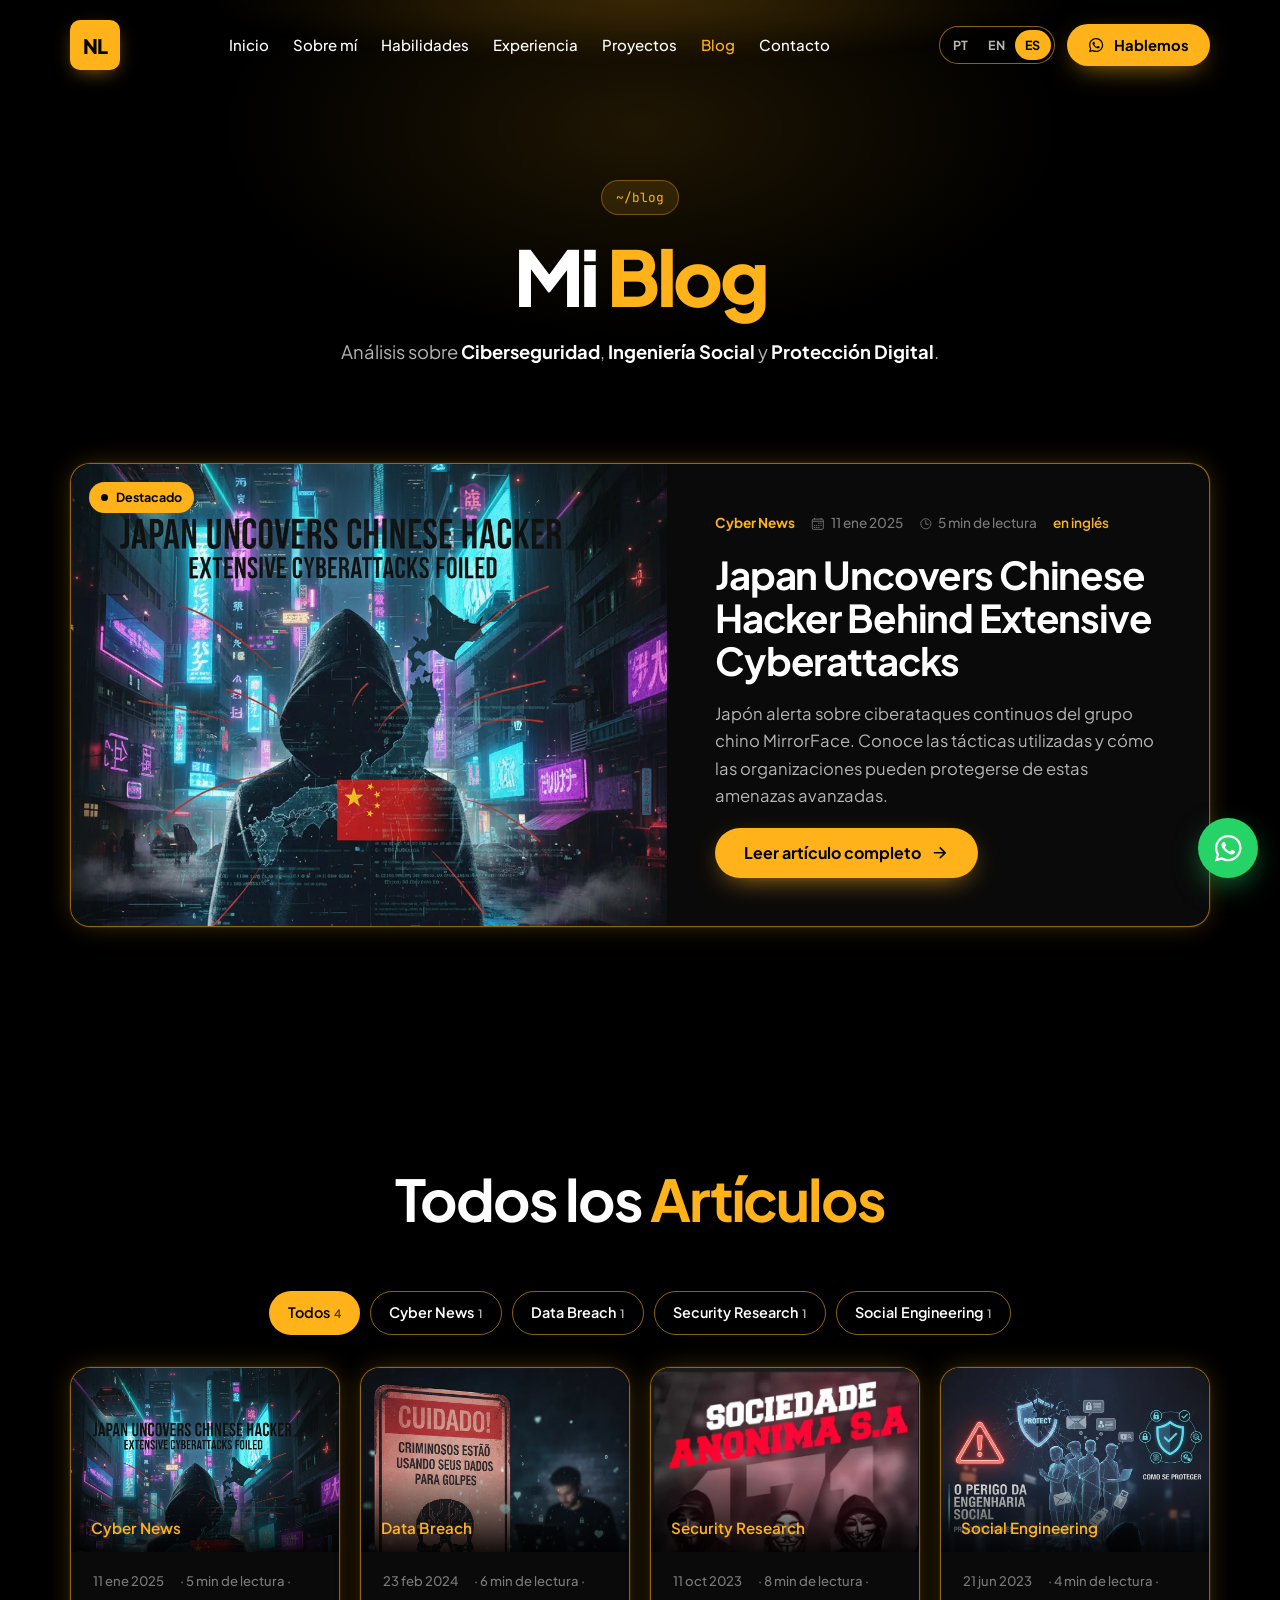
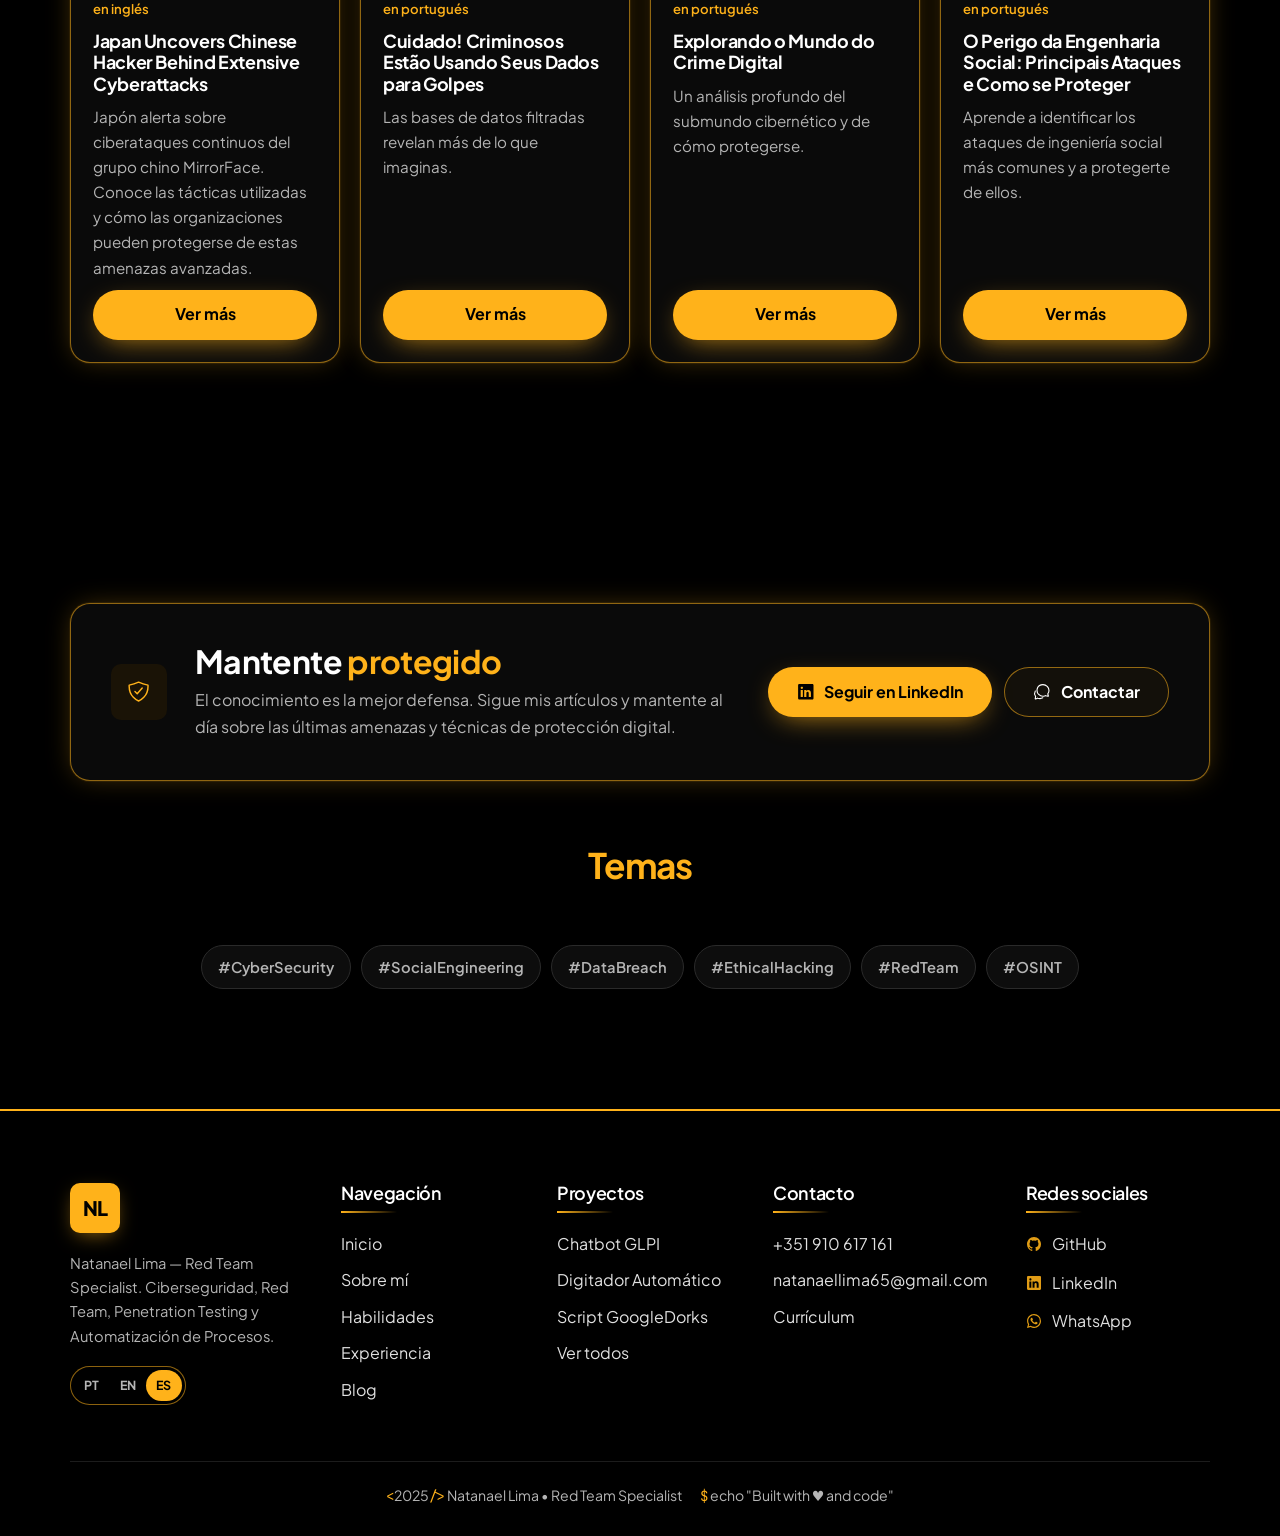
<file: es/blog.html>
<!DOCTYPE html>
<html lang="es">
<head>
  <meta charset="UTF-8">
  <meta name="viewport" content="width=device-width, initial-scale=1, viewport-fit=cover">
  <title>Blog | Natanael Lima - Cybersecurity Insights</title>
  <meta name="description" content="Artículos sobre Ciberseguridad, Ethical Hacking, Ingeniería Social y protección digital.">
  <meta name="author" content="Natanael Lima">
  <meta name="keywords" content="cybersecurity, red team, penetration testing, ethical hacker, RPA, automation">
  <meta name="theme-color" content="#000000">
  <link rel="canonical" href="https://natanaellima.blog/es/blog.html">
  <link rel="alternate" hreflang="pt-BR" href="https://natanaellima.blog/blog.html">
  <link rel="alternate" hreflang="en" href="https://natanaellima.blog/en/blog.html">
  <link rel="alternate" hreflang="es" href="https://natanaellima.blog/es/blog.html">
  <link rel="alternate" hreflang="x-default" href="https://natanaellima.blog/blog.html">
  <meta property="og:type" content="website">
  <meta property="og:site_name" content="Natanael Lima">
  <meta property="og:locale" content="es_ES">
  <meta property="og:locale:alternate" content="pt_BR">
  <meta property="og:locale:alternate" content="en_US">
  <meta property="og:title" content="Blog | Natanael Lima - Cybersecurity Insights">
  <meta property="og:description" content="Artículos sobre Ciberseguridad, Ethical Hacking, Ingeniería Social y protección digital.">
  <meta property="og:url" content="https://natanaellima.blog/es/blog.html">
  <meta property="og:image" content="https://natanaellima.blog/img/my-avatar.png">
  <meta name="twitter:card" content="summary">
  <link rel="icon" href="../favicon.svg" type="image/svg+xml">
  <link rel="preconnect" href="https://fonts.googleapis.com">
  <link rel="preconnect" href="https://fonts.gstatic.com" crossorigin>
  <link href="https://fonts.googleapis.com/css2?family=Plus+Jakarta+Sans:wght@400;500;600;700;800&family=JetBrains+Mono:wght@400;500&display=swap" rel="stylesheet">
  <link rel="stylesheet" href="../css/style.css?v=20c04139">
  <script>document.documentElement.classList.add('js')</script>
</head>
<body>
<svg xmlns="http://www.w3.org/2000/svg" style="display:none" aria-hidden="true"><symbol id="i-github" viewBox="0 0 512 512"><path d="M256 32C132.3 32 32 134.9 32 261.7c0 101.5 64.2 187.5 153.2 217.9a17.56 17.56 0 003.8.4c8.3 0 11.5-6.1 11.5-11.4 0-5.5-.2-19.9-.3-39.1a102.4 102.4 0 01-22.6 2.7c-43.1 0-52.9-33.5-52.9-33.5-10.2-26.5-24.9-33.6-24.9-33.6-19.5-13.7-.1-14.1 1.4-14.1h.1c22.5 2 34.3 23.8 34.3 23.8 11.2 19.6 26.2 25.1 39.6 25.1a63 63 0 0025.6-6c2-14.8 7.8-24.9 14.2-30.7-49.7-5.8-102-25.5-102-113.5 0-25.1 8.7-45.6 23-61.6-2.3-5.8-10-29.2 2.2-60.8a18.64 18.64 0 015-.5c8.1 0 26.4 3.1 56.6 24.1a208.21 208.21 0 01112.2 0c30.2-21 48.5-24.1 56.6-24.1a18.64 18.64 0 015 .5c12.2 31.6 4.5 55 2.2 60.8 14.3 16.1 23 36.6 23 61.6 0 88.2-52.4 107.6-102.3 113.3 8 7.1 15.2 21.1 15.2 42.5 0 30.7-.3 55.5-.3 63 0 5.4 3.1 11.5 11.4 11.5a19.35 19.35 0 004-.4C415.9 449.2 480 363.1 480 261.7 480 134.9 379.7 32 256 32z"/></symbol><symbol id="i-linkedin" viewBox="0 0 512 512"><path d="M444.17 32H70.28C49.85 32 32 46.7 32 66.89v374.72C32 461.91 49.85 480 70.28 480h373.78c20.54 0 35.94-18.21 35.94-38.39V66.89C480.12 46.7 464.6 32 444.17 32zm-273.3 373.43h-64.18V205.88h64.18zM141 175.54h-.46c-20.54 0-33.84-15.29-33.84-34.43 0-19.49 13.65-34.42 34.65-34.42s33.85 14.82 34.31 34.42c-.01 19.14-13.31 34.43-34.66 34.43zm264.43 229.89h-64.18V296.32c0-26.14-9.34-44-32.56-44-17.74 0-28.24 12-32.91 23.69-1.75 4.2-2.22 9.92-2.22 15.76v113.66h-64.18V205.88h64.18v27.77c9.34-13.3 23.93-32.44 57.88-32.44 42.13 0 74 27.77 74 87.64z"/></symbol><symbol id="i-whatsapp" viewBox="0 0 512 512"><path d="M414.73 97.1A222.14 222.14 0 00256.94 32C134 32 33.92 131.58 33.87 254a220.61 220.61 0 0029.78 111L32 480l118.25-30.87a223.63 223.63 0 00106.6 27h.09c122.93 0 223-99.59 223.06-222A220.18 220.18 0 00414.73 97.1zM256.94 438.66h-.08a185.75 185.75 0 01-94.36-25.72l-6.77-4-70.17 18.32 18.73-68.09-4.41-7A183.46 183.46 0 0171.53 254c0-101.73 83.21-184.5 185.48-184.5a185 185 0 01185.33 184.64c-.04 101.74-83.21 184.52-185.4 184.52zm101.69-138.19c-5.57-2.78-33-16.2-38.08-18.05s-8.83-2.78-12.54 2.78-14.4 18-17.65 21.75-6.5 4.16-12.07 1.38-23.54-8.63-44.83-27.53c-16.57-14.71-27.75-32.87-31-38.42s-.35-8.56 2.44-11.32c2.51-2.49 5.57-6.48 8.36-9.72s3.72-5.56 5.57-9.26.93-6.94-.46-9.71-12.54-30.08-17.18-41.19c-4.53-10.82-9.12-9.35-12.54-9.52-3.25-.16-7-.2-10.69-.2a20.53 20.53 0 00-14.86 6.94c-5.11 5.56-19.51 19-19.51 46.28s20 53.68 22.76 57.38 39.3 59.73 95.21 83.76a323.11 323.11 0 0031.78 11.68c13.35 4.22 25.5 3.63 35.1 2.2 10.71-1.59 33-13.42 37.63-26.38s4.64-24.06 3.25-26.37-5.11-3.71-10.69-6.48z" fill-rule="evenodd"/></symbol><symbol id="i-mail" viewBox="0 0 512 512"><rect x="48" y="96" width="416" height="320" rx="40" ry="40" fill="none" stroke="currentColor" stroke-linecap="round" stroke-linejoin="round" stroke-width="32"/><path fill="none" stroke="currentColor" stroke-linecap="round" stroke-linejoin="round" stroke-width="32" d="M112 160l144 112 144-112"/></symbol><symbol id="i-menu" viewBox="0 0 512 512"><path fill="none" stroke="currentColor" stroke-linecap="round" stroke-miterlimit="10" stroke-width="32" d="M80 160h352M80 256h352M80 352h352"/></symbol><symbol id="i-close" viewBox="0 0 512 512"><path fill="none" stroke="currentColor" stroke-linecap="round" stroke-linejoin="round" stroke-width="32" d="M368 368L144 144M368 144L144 368"/></symbol><symbol id="i-arrow" viewBox="0 0 512 512"><path fill="none" stroke="currentColor" stroke-linecap="round" stroke-linejoin="round" stroke-width="48" d="M268 112l144 144-144 144M392 256H100"/></symbol><symbol id="i-open" viewBox="0 0 512 512"><path d="M384 224v184a40 40 0 01-40 40H104a40 40 0 01-40-40V168a40 40 0 0140-40h167.48M336 64h112v112M224 288L440 72" fill="none" stroke="currentColor" stroke-linecap="round" stroke-linejoin="round" stroke-width="32"/></symbol><symbol id="i-play" viewBox="0 0 512 512"><path d="M448 256c0-106-86-192-192-192S64 150 64 256s86 192 192 192 192-86 192-192z" fill="none" stroke="currentColor" stroke-miterlimit="10" stroke-width="32"/><path d="M216.32 334.44l114.45-69.14a10.89 10.89 0 000-18.6l-114.45-69.14a10.78 10.78 0 00-16.32 9.31v138.26a10.78 10.78 0 0016.32 9.31z"/></symbol><symbol id="i-doc" viewBox="0 0 512 512"><path d="M416 221.25V416a48 48 0 01-48 48H144a48 48 0 01-48-48V96a48 48 0 0148-48h98.75a32 32 0 0122.62 9.37l141.26 141.26a32 32 0 019.37 22.62z" fill="none" stroke="currentColor" stroke-linejoin="round" stroke-width="32"/><path d="M256 56v120a32 32 0 0032 32h120M176 288h160M176 368h160" fill="none" stroke="currentColor" stroke-linecap="round" stroke-linejoin="round" stroke-width="32"/></symbol><symbol id="i-shield" viewBox="0 0 512 512"><path fill="none" stroke="currentColor" stroke-linecap="round" stroke-linejoin="round" stroke-width="32" d="M336 176L225.2 304 176 255.8"/><path d="M463.1 112.37C373.68 96.33 336.71 84.45 256 48c-80.71 36.45-117.68 48.33-207.1 64.37C32.7 369.13 240.58 457.79 256 464c15.42-6.21 223.3-94.87 207.1-351.63z" fill="none" stroke="currentColor" stroke-linecap="round" stroke-linejoin="round" stroke-width="32"/></symbol><symbol id="i-shieldhalf" viewBox="0 0 512 512"><path d="M463.1 112.37C373.68 96.33 336.71 84.45 256 48c-80.71 36.45-117.68 48.33-207.1 64.37C32.7 369.13 240.58 457.79 256 464c15.42-6.21 223.3-94.87 207.1-351.63z" fill="none" stroke="currentColor" stroke-linecap="round" stroke-linejoin="round" stroke-width="32"/><path d="M256 48c-80.71 36.45-117.68 48.33-207.1 64.37C32.7 369.13 240.58 457.79 256 464z"/></symbol><symbol id="i-bug" viewBox="0 0 512 512"><path d="M370 378c28.89 23.52 46 46.07 46 86M142 378c-28.89 23.52-46 46.06-46 86M384 208c28.89-23.52 32-56.07 32-96M128 206c-28.89-23.52-32-54.06-32-94M464 288.13h-80M128 288.13H48M256 192v256" fill="none" stroke="currentColor" stroke-linecap="round" stroke-linejoin="round" stroke-width="32"/><path d="M256 448h0c-70.4 0-128-57.6-128-128v-96.07c0-65.07 57.6-96 128-96h0c70.4 0 128 25.6 128 96V320c0 70.4-57.6 128-128 128z" fill="none" stroke="currentColor" stroke-linecap="round" stroke-linejoin="round" stroke-width="32"/><path d="M179.43 143.52a49.08 49.08 0 01-3.43-15.73A80 80 0 01255.79 48h.42A80 80 0 01336 127.79a41.91 41.91 0 01-3.12 14.3" fill="none" stroke="currentColor" stroke-linecap="round" stroke-linejoin="round" stroke-width="32"/></symbol><symbol id="i-wifi" viewBox="0 0 512 512"><path d="M332.41 310.59a115 115 0 00-152.8 0M393.46 249.54a201.26 201.26 0 00-274.92 0M447.72 182.11a288 288 0 00-383.44 0" fill="none" stroke="currentColor" stroke-linecap="round" stroke-linejoin="round" stroke-width="32"/><path d="M256 416a32 32 0 1132-32 32 32 0 01-32 32z"/></symbol><symbol id="i-fish" viewBox="0 0 512 512"><path fill="none" stroke="currentColor" stroke-width="32" stroke-linejoin="round" d="M240 152c-50.71 12.21-94.15 52.31-120.3 73.43a261.14 261.14 0 00-23.81-19.58C59.53 179.29 16 176 16 176s11.37 51.53 41.36 79.83C27.37 284.14 16 335.67 16 335.67s43.53-3.29 79.89-29.85a259.18 259.18 0 0023.61-19.41c26.1 21.14 69.74 61.34 120.5 73.59l-16 56c39.43-6.67 78.86-35.51 94.72-48.25C448 362 496 279 496 256c0-22-48-106-176.89-111.73C303.52 131.78 263.76 102.72 224 96z"/><circle cx="416" cy="239.99" r="16"/><path fill="none" stroke="currentColor" stroke-width="32" stroke-linecap="round" stroke-miterlimit="20" d="M378.37 356a199.22 199.22 0 010-200"/></symbol><symbol id="i-chat" viewBox="0 0 512 512"><path d="M431 320.6c-1-3.6 1.2-8.6 3.3-12.2a33.68 33.68 0 012.1-3.1A162 162 0 00464 215c.3-92.2-77.5-167-173.7-167-83.9 0-153.9 57.1-170.3 132.9a160.7 160.7 0 00-3.7 34.2c0 92.3 74.8 169.1 171 169.1 15.3 0 35.9-4.6 47.2-7.7s22.5-7.2 25.4-8.3a26.44 26.44 0 019.3-1.7 26 26 0 0110.1 2l56.7 20.1a13.52 13.52 0 003.9 1 8 8 0 008-8 12.85 12.85 0 00-.5-2.7z" fill="none" stroke="currentColor" stroke-linecap="round" stroke-miterlimit="10" stroke-width="32"/><path d="M66.46 232a146.23 146.23 0 006.39 152.67c2.31 3.49 3.61 6.19 3.21 8s-11.93 61.87-11.93 61.87a8 8 0 002.71 7.68A8.17 8.17 0 0072 464a7.26 7.26 0 002.91-.6l56.21-22a15.7 15.7 0 0112 .2c18.94 7.38 39.88 12 60.83 12A159.21 159.21 0 00284 432.11" fill="none" stroke="currentColor" stroke-linecap="round" stroke-miterlimit="10" stroke-width="32"/></symbol><symbol id="i-create" viewBox="0 0 512 512"><path d="M384 224v184a40 40 0 01-40 40H104a40 40 0 01-40-40V168a40 40 0 0140-40h167.48" fill="none" stroke="currentColor" stroke-linecap="round" stroke-linejoin="round" stroke-width="32"/><path d="M459.94 53.25a16.06 16.06 0 00-23.22-.56L424.35 65a8 8 0 000 11.31l11.34 11.32a8 8 0 0011.34 0l12.06-12c6.1-6.09 6.67-16.01.85-22.38zM399.34 90L218.82 270.2a9 9 0 00-2.31 3.93L208.16 299a3.91 3.91 0 004.86 4.86l24.85-8.35a9 9 0 003.93-2.31L422 112.66a9 9 0 000-12.66l-9.95-10a9 9 0 00-12.71 0z"/></symbol><symbol id="i-calendar" viewBox="0 0 512 512"><rect fill="none" stroke="currentColor" stroke-linejoin="round" stroke-width="32" x="48" y="80" width="416" height="384" rx="48"/><circle cx="296" cy="232" r="24"/><circle cx="376" cy="232" r="24"/><circle cx="296" cy="312" r="24"/><circle cx="376" cy="312" r="24"/><circle cx="136" cy="312" r="24"/><circle cx="216" cy="312" r="24"/><circle cx="136" cy="392" r="24"/><circle cx="216" cy="392" r="24"/><circle cx="296" cy="392" r="24"/><path fill="none" stroke="currentColor" stroke-linejoin="round" stroke-width="32" stroke-linecap="round" d="M128 48v32M384 48v32"/><path fill="none" stroke="currentColor" stroke-linejoin="round" stroke-width="32" d="M464 160H48"/></symbol><symbol id="i-time" viewBox="0 0 512 512"><path d="M256 64C150 64 64 150 64 256s86 192 192 192 192-86 192-192S362 64 256 64z" fill="none" stroke="currentColor" stroke-miterlimit="10" stroke-width="32"/><path fill="none" stroke="currentColor" stroke-linecap="round" stroke-linejoin="round" stroke-width="32" d="M256 128v144h96"/></symbol><symbol id="i-cog" viewBox="0 0 512 512"><path d="M456.7 242.27l-26.08-4.2a8 8 0 01-6.6-6.82c-.5-3.2-1-6.41-1.7-9.51a8.08 8.08 0 013.9-8.62l23.09-12.82a8.05 8.05 0 003.9-9.92l-4-11a7.94 7.94 0 00-9.4-5l-25.89 5a8 8 0 01-8.59-4.11q-2.25-4.2-4.8-8.41a8.16 8.16 0 01.7-9.52l17.29-19.94a8 8 0 00.3-10.62l-7.49-9a7.88 7.88 0 00-10.5-1.51l-22.69 13.63a8 8 0 01-9.39-.9c-2.4-2.11-4.9-4.21-7.4-6.22a8 8 0 01-2.5-9.11l9.4-24.75A8 8 0 00365 78.77l-10.2-5.91a8 8 0 00-10.39 2.21l-16.64 20.84a7.15 7.15 0 01-8.5 2.5s-5.6-2.3-9.8-3.71A8 8 0 01304 87l.4-26.45a8.07 8.07 0 00-6.6-8.42l-11.59-2a8.07 8.07 0 00-9.1 5.61l-8.6 25.05a8 8 0 01-7.79 5.41h-9.8a8.07 8.07 0 01-7.79-5.41l-8.6-25.05a8.07 8.07 0 00-9.1-5.61l-11.59 2a8.07 8.07 0 00-6.6 8.42l.4 26.45a8 8 0 01-5.49 7.71c-2.3.9-7.3 2.81-9.7 3.71-2.8 1-6.1.2-8.8-2.91l-16.51-20.34A8 8 0 00156.75 73l-10.2 5.91a7.94 7.94 0 00-3.3 10.09l9.4 24.75a8.06 8.06 0 01-2.5 9.11c-2.5 2-5 4.11-7.4 6.22a8 8 0 01-9.39.9L111 116.14a8 8 0 00-10.5 1.51l-7.49 9a8 8 0 00.3 10.62l17.29 19.94a8 8 0 01.7 9.52q-2.55 4-4.8 8.41a8.11 8.11 0 01-8.59 4.11l-25.89-5a8 8 0 00-9.4 5l-4 11a8.05 8.05 0 003.9 9.92L85.58 213a7.94 7.94 0 013.9 8.62c-.6 3.2-1.2 6.31-1.7 9.51a8.08 8.08 0 01-6.6 6.82l-26.08 4.2a8.09 8.09 0 00-7.1 7.92v11.72a7.86 7.86 0 007.1 7.92l26.08 4.2a8 8 0 016.6 6.82c.5 3.2 1 6.41 1.7 9.51a8.08 8.08 0 01-3.9 8.62L62.49 311.7a8.05 8.05 0 00-3.9 9.92l4 11a7.94 7.94 0 009.4 5l25.89-5a8 8 0 018.59 4.11q2.25 4.2 4.8 8.41a8.16 8.16 0 01-.7 9.52l-17.29 19.96a8 8 0 00-.3 10.62l7.49 9a7.88 7.88 0 0010.5 1.51l22.69-13.63a8 8 0 019.39.9c2.4 2.11 4.9 4.21 7.4 6.22a8 8 0 012.5 9.11l-9.4 24.75a8 8 0 003.3 10.12l10.2 5.91a8 8 0 0010.39-2.21l16.79-20.64c2.1-2.6 5.5-3.7 8.2-2.6 3.4 1.4 5.7 2.2 9.9 3.61a8 8 0 015.49 7.71l-.4 26.45a8.07 8.07 0 006.6 8.42l11.59 2a8.07 8.07 0 009.1-5.61l8.6-25a8 8 0 017.79-5.41h9.8a8.07 8.07 0 017.79 5.41l8.6 25a8.07 8.07 0 009.1 5.61l11.59-2a8.07 8.07 0 006.6-8.42l-.4-26.45a8 8 0 015.49-7.71c4.2-1.41 7-2.51 9.6-3.51s5.8-1 8.3 2.1l17 20.94A8 8 0 00355 439l10.2-5.91a7.93 7.93 0 003.3-10.12l-9.4-24.75a8.08 8.08 0 012.5-9.12c2.5-2 5-4.1 7.4-6.21a8 8 0 019.39-.9L401 395.66a8 8 0 0010.5-1.51l7.49-9a8 8 0 00-.3-10.62l-17.29-19.94a8 8 0 01-.7-9.52q2.55-4.05 4.8-8.41a8.11 8.11 0 018.59-4.11l25.89 5a8 8 0 009.4-5l4-11a8.05 8.05 0 00-3.9-9.92l-23.09-12.82a7.94 7.94 0 01-3.9-8.62c.6-3.2 1.2-6.31 1.7-9.51a8.08 8.08 0 016.6-6.82l26.08-4.2a8.09 8.09 0 007.1-7.92V250a8.25 8.25 0 00-7.27-7.73zM256 112a143.82 143.82 0 01139.38 108.12A16 16 0 01379.85 240H274.61a16 16 0 01-13.91-8.09l-52.1-91.71a16 16 0 019.85-23.39A146.94 146.94 0 01256 112zM112 256a144 144 0 0143.65-103.41 16 16 0 0125.17 3.47L233.06 248a16 16 0 010 15.87l-52.67 91.7a16 16 0 01-25.18 3.36A143.94 143.94 0 01112 256zm144 144a146.9 146.9 0 01-38.19-4.95 16 16 0 01-9.76-23.44l52.58-91.55a16 16 0 0113.88-8H379.9a16 16 0 0115.52 19.88A143.84 143.84 0 01256 400z"/></symbol><symbol id="i-headset" viewBox="0 0 512 512"><path d="M83 384c-13-33-35-93.37-35-128C48 141.12 149.33 48 256 48s208 93.12 208 208c0 34.63-23 97-35 128" fill="none" stroke="currentColor" stroke-linecap="round" stroke-linejoin="round" stroke-width="32"/><path d="M108.39 270.13l-13.69 8h0c-30.23 17.7-31.7 72.41-3.38 122.2s75.87 75.81 106.1 58.12h0l13.69-8a16.16 16.16 0 005.78-21.87L130 276a15.74 15.74 0 00-21.61-5.87zM403.61 270.13l13.69 8h0c30.23 17.69 31.74 72.4 3.38 122.19s-75.87 75.81-106.1 58.12h0l-13.69-8a16.16 16.16 0 01-5.78-21.87L382 276a15.74 15.74 0 0121.61-5.87z" fill="none" stroke="currentColor" stroke-miterlimit="10" stroke-width="32"/></symbol><symbol id="i-chip" viewBox="0 0 512 512"><rect x="80" y="80" width="352" height="352" rx="48" ry="48" fill="none" stroke="currentColor" stroke-linejoin="round" stroke-width="32"/><rect x="144" y="144" width="224" height="224" rx="16" ry="16" fill="none" stroke="currentColor" stroke-linejoin="round" stroke-width="32"/><path fill="none" stroke="currentColor" stroke-linecap="round" stroke-linejoin="round" stroke-width="32" d="M256 80V48M336 80V48M176 80V48M256 464v-32M336 464v-32M176 464v-32M432 256h32M432 336h32M432 176h32M48 256h32M48 336h32M48 176h32"/></symbol><symbol id="i-terminal" viewBox="0 0 512 512"><rect x="32" y="48" width="448" height="416" rx="48" ry="48" fill="none" stroke="currentColor" stroke-linejoin="round" stroke-width="32"/><path fill="none" stroke="currentColor" stroke-linecap="round" stroke-linejoin="round" stroke-width="32" d="M96 112l80 64-80 64M192 240h64"/></symbol><symbol id="i-briefcase" viewBox="0 0 512 512"><rect x="32" y="128" width="448" height="320" rx="48" ry="48" fill="none" stroke="currentColor" stroke-linejoin="round" stroke-width="32"/><path d="M144 128V96a32 32 0 0132-32h160a32 32 0 0132 32v32M480 240H32M320 240v24a8 8 0 01-8 8H200a8 8 0 01-8-8v-24" fill="none" stroke="currentColor" stroke-linecap="round" stroke-linejoin="round" stroke-width="32"/></symbol><symbol id="i-school" viewBox="0 0 512 512"><path fill="none" stroke="currentColor" stroke-linecap="round" stroke-linejoin="round" stroke-width="32" d="M32 192L256 64l224 128-224 128L32 192z"/><path fill="none" stroke="currentColor" stroke-linecap="round" stroke-linejoin="round" stroke-width="32" d="M112 240v128l144 80 144-80V240M480 368V192M256 320v128"/></symbol><symbol id="i-ribbon" viewBox="0 0 512 512"><circle cx="256" cy="160" r="128" fill="none" stroke="currentColor" stroke-linecap="round" stroke-linejoin="round" stroke-width="32"/><path d="M143.65 227.82L48 400l86.86-.42a16 16 0 0113.82 7.8L192 480l88.33-194.32" fill="none" stroke="currentColor" stroke-linecap="round" stroke-linejoin="round" stroke-width="32"/><path d="M366.54 224L464 400l-86.86-.42a16 16 0 00-13.82 7.8L320 480l-64-140.8" fill="none" stroke="currentColor" stroke-linecap="round" stroke-linejoin="round" stroke-width="32"/><circle cx="256" cy="160" r="64" fill="none" stroke="currentColor" stroke-linecap="round" stroke-linejoin="round" stroke-width="32"/></symbol><symbol id="i-rocket" viewBox="0 0 512 512"><path d="M461.81 53.81a4.4 4.4 0 00-3.3-3.39c-54.38-13.3-180 34.09-248.13 102.17a294.9 294.9 0 00-33.09 39.08c-21-1.9-42-.3-59.88 7.5-50.49 22.2-65.18 80.18-69.28 105.07a9 9 0 009.8 10.4l81.07-8.9a180.29 180.29 0 001.1 18.3 18.15 18.15 0 005.3 11.09l31.39 31.39a18.15 18.15 0 0011.1 5.3 179.91 179.91 0 0018.19 1.1l-8.89 81a9 9 0 0010.39 9.79c24.9-4 83-18.69 105.07-69.17 7.8-17.9 9.4-38.79 7.6-59.69a293.91 293.91 0 0039.19-33.09c68.38-68 115.47-190.86 102.37-247.95zM298.66 213.67a42.7 42.7 0 1160.38 0 42.65 42.65 0 01-60.38 0z" fill="none" stroke="currentColor" stroke-linecap="round" stroke-linejoin="round" stroke-width="32"/><path d="M109.64 352a45.06 45.06 0 00-26.35 12.84C65.67 382.52 64 448 64 448s65.52-1.67 83.15-19.31A44.73 44.73 0 00160 402.32" fill="none" stroke="currentColor" stroke-linecap="round" stroke-linejoin="round" stroke-width="32"/></symbol><symbol id="i-git" viewBox="0 0 512 512"><circle cx="160" cy="96" r="48" fill="none" stroke="currentColor" stroke-linecap="round" stroke-linejoin="round" stroke-width="32"/><circle cx="160" cy="416" r="48" fill="none" stroke="currentColor" stroke-linecap="round" stroke-linejoin="round" stroke-width="32"/><path fill="none" stroke="currentColor" stroke-linecap="round" stroke-linejoin="round" stroke-width="32" d="M160 368V144"/><circle cx="352" cy="160" r="48" fill="none" stroke="currentColor" stroke-linecap="round" stroke-linejoin="round" stroke-width="32"/><path d="M352 208c0 128-192 48-192 160" fill="none" stroke="currentColor" stroke-linecap="round" stroke-linejoin="round" stroke-width="32"/></symbol><symbol id="i-server" viewBox="0 0 512 512"><ellipse cx="256" cy="128" rx="192" ry="80" fill="none" stroke="currentColor" stroke-linecap="round" stroke-miterlimit="10" stroke-width="32"/><path d="M448 214c0 44.18-86 80-192 80S64 258.18 64 214M448 300c0 44.18-86 80-192 80S64 344.18 64 300" fill="none" stroke="currentColor" stroke-linecap="round" stroke-miterlimit="10" stroke-width="32"/><path d="M64 127.24v257.52C64 428.52 150 464 256 464s192-35.48 192-79.24V127.24" fill="none" stroke="currentColor" stroke-linecap="round" stroke-miterlimit="10" stroke-width="32"/></symbol><symbol id="i-search" viewBox="0 0 512 512"><path d="M221.09 64a157.09 157.09 0 10157.09 157.09A157.1 157.1 0 00221.09 64z" fill="none" stroke="currentColor" stroke-miterlimit="10" stroke-width="32"/><path fill="none" stroke="currentColor" stroke-linecap="round" stroke-miterlimit="10" stroke-width="32" d="M338.29 338.29L448 448"/></symbol><symbol id="i-down" viewBox="0 0 512 512"><path fill="none" stroke="currentColor" stroke-linecap="round" stroke-linejoin="round" stroke-width="48" d="M112 184l144 144 144-144"/></symbol><symbol id="i-up" viewBox="0 0 512 512"><path fill="none" stroke="currentColor" stroke-linecap="round" stroke-linejoin="round" stroke-width="48" d="M112 244l144-144 144 144M256 120v292"/></symbol><symbol id="i-copy" viewBox="0 0 512 512"><rect x="128" y="128" width="336" height="336" rx="57" ry="57" fill="none" stroke="currentColor" stroke-linejoin="round" stroke-width="32"/><path d="M383.5 128l.5-24a56.16 56.16 0 00-56-56H112a64.19 64.19 0 00-64 64v216a56.16 56.16 0 0056 56h24" fill="none" stroke="currentColor" stroke-linecap="round" stroke-linejoin="round" stroke-width="32"/></symbol><symbol id="i-check" viewBox="0 0 512 512"><path fill="none" stroke="currentColor" stroke-linecap="round" stroke-linejoin="round" stroke-width="32" d="M416 128L192 384l-96-96"/></symbol><symbol id="i-pulse" viewBox="0 0 512 512"><path fill="none" stroke="currentColor" stroke-linecap="round" stroke-linejoin="round" stroke-width="32" d="M48 320h64l64-256 64 384 64-224 32 96h64"/><circle cx="432" cy="320" r="32" fill="none" stroke="currentColor" stroke-linecap="round" stroke-linejoin="round" stroke-width="32"/></symbol><symbol id="i-code" viewBox="0 0 512 512"><path fill="none" stroke="currentColor" stroke-linecap="round" stroke-linejoin="round" stroke-width="32" d="M160 368L32 256l128-112M352 368l128-112-128-112M304 96l-96 320"/></symbol><symbol id="i-flash" viewBox="0 0 512 512"><path d="M315.27 33L96 304h128l-31.51 173.23a2.36 2.36 0 002.33 2.77h0a2.36 2.36 0 001.89-.95L416 208H288l31.66-173.25a2.45 2.45 0 00-2.44-2.75h0a2.42 2.42 0 00-1.95 1z" fill="none" stroke="currentColor" stroke-linecap="round" stroke-linejoin="round" stroke-width="32"/></symbol><symbol id="i-layers" viewBox="0 0 512 512"><path d="M434.8 137.65l-149.36-68.1c-16.19-7.4-42.69-7.4-58.88 0L77.3 137.65c-17.6 8-17.6 21.09 0 29.09l148 67.5c16.89 7.7 44.69 7.7 61.58 0l148-67.5c17.52-8 17.52-21.1-.08-29.09zM160 308.52l-82.7 37.11c-17.6 8-17.6 21.1 0 29.1l148 67.5c16.89 7.69 44.69 7.69 61.58 0l148-67.5c17.6-8 17.6-21.1 0-29.1l-79.94-38.47" fill="none" stroke="currentColor" stroke-linecap="round" stroke-linejoin="round" stroke-width="32"/><path d="M160 204.48l-82.8 37.16c-17.6 8-17.6 21.1 0 29.1l148 67.49c16.89 7.7 44.69 7.7 61.58 0l148-67.49c17.7-8 17.7-21.1.1-29.1L352 204.48" fill="none" stroke="currentColor" stroke-linecap="round" stroke-linejoin="round" stroke-width="32"/></symbol><symbol id="i-left" viewBox="0 0 512 512"><path fill="none" stroke="currentColor" stroke-linecap="round" stroke-linejoin="round" stroke-width="48" d="M328 112L184 256l144 144"/></symbol><symbol id="i-right" viewBox="0 0 512 512"><path fill="none" stroke="currentColor" stroke-linecap="round" stroke-linejoin="round" stroke-width="48" d="M184 112l144 144-144 144"/></symbol><symbol id="i-send" viewBox="0 0 512 512"><path d="M470.3 271.15L43.16 447.31a7.83 7.83 0 01-11.16-7V327a8 8 0 016.51-7.86l247.62-47c17.36-3.29 17.36-28.15 0-31.44l-247.63-47a8 8 0 01-6.5-7.85V72.59c0-5.74 5.88-10.26 11.16-8L470.3 240.76a16 16 0 010 30.39z" fill="none" stroke="currentColor" stroke-linecap="round" stroke-linejoin="round" stroke-width="32"/></symbol></svg>
<a class="skip" href="#main">Saltar al contenido</a>
<header class="nav">
  <div class="wrap nav-inner">
    <a class="brand" href="index.html" aria-label="Natanael Lima — inicio"><span class="brand-tile">NL</span><span class="brand-name">Natanael Lima<small>Red Team Specialist</small></span></a>
    <nav class="nav-links" aria-label="Principal"><a href="index.html">Inicio</a><a href="index.html#about">Sobre mí</a><a href="index.html#skills">Habilidades</a><a href="index.html#experience">Experiencia</a><a href="projects.html">Proyectos</a><a href="blog.html" class="active" aria-current="page">Blog</a><a href="index.html#contact">Contacto</a></nav>
    <div class="nav-side">
      <div class="lang" role="group" aria-label="Idioma"><a href="../blog.html" hreflang="pt-BR" lang="pt-BR" title="Português">PT</a><a href="../en/blog.html" hreflang="en" lang="en" title="English">EN</a><a href="../es/blog.html" hreflang="es" lang="es" title="Español" aria-current="true">ES</a></div>
      <a class="btn btn-primary btn-sm btn-cta" href="https://wa.me/351910617161" target="_blank" rel="noopener noreferrer"><svg class="i" aria-hidden="true"><use href="#i-whatsapp"></use></svg> Hablemos</a>
      <button class="menu-btn" id="menuBtn" aria-expanded="false" aria-controls="mobileMenu" aria-label="Abrir menú" data-label-open="Abrir menú" data-label-close="Cerrar menú"><svg class="i" aria-hidden="true"><use href="#i-menu"></use></svg></button>
    </div>
  </div>
</header>
<nav class="mobile-menu" id="mobileMenu" aria-label="Menú móvil">
  <a href="index.html">Inicio<svg class="i" aria-hidden="true"><use href="#i-right"></use></svg></a><a href="index.html#about">Sobre mí<svg class="i" aria-hidden="true"><use href="#i-right"></use></svg></a><a href="index.html#skills">Habilidades<svg class="i" aria-hidden="true"><use href="#i-right"></use></svg></a><a href="index.html#experience">Experiencia<svg class="i" aria-hidden="true"><use href="#i-right"></use></svg></a><a href="projects.html">Proyectos<svg class="i" aria-hidden="true"><use href="#i-right"></use></svg></a><a href="blog.html" class="active" aria-current="page">Blog<svg class="i" aria-hidden="true"><use href="#i-right"></use></svg></a><a href="index.html#contact">Contacto<svg class="i" aria-hidden="true"><use href="#i-right"></use></svg></a>
  <a class="btn btn-primary" href="https://wa.me/351910617161" target="_blank" rel="noopener noreferrer"><svg class="i" aria-hidden="true"><use href="#i-whatsapp"></use></svg> Hablemos</a>
</nav>
<main id="main">

<section class="page-head">
  <div class="wrap">
    <span class="kicker">~/blog</span>
    <h1>Mi <span>Blog</span></h1>
    <p>Análisis sobre <strong>Ciberseguridad</strong>, <strong>Ingeniería Social</strong> y <strong>Protección Digital</strong>.</p>
  </div>
</section>

<section class="section">
  <div class="wrap">
    <a class="card hover feature reveal" href="https://sunrise-otter-ad6.notion.site/Japan-Uncovers-Chinese-Hacker-Behind-Extensive-Cyberattacks-1788e85494cf805ea7b1fefbeea08098" target="_blank" rel="noopener noreferrer" hreflang="en">
      <span class="feature-media"><img src="../img/blogdestaque.webp" alt="Japan Uncovers Chinese Hacker"><span class="status">Destacado</span></span>
      <span class="feature-body">
        <span class="meta"><span class="cat">Cyber News</span><span><svg class="i" aria-hidden="true"><use href="#i-calendar"></use></svg> <time datetime="2025-01-11">11 ene 2025</time></span><span><svg class="i" aria-hidden="true"><use href="#i-time"></use></svg> 5 min de lectura</span><span class="lang-note">en inglés</span></span>
        <h2 lang="en">Japan Uncovers Chinese Hacker Behind Extensive Cyberattacks</h2>
        <p>Japón alerta sobre ciberataques continuos del grupo chino MirrorFace. Conoce las tácticas utilizadas y cómo las organizaciones pueden protegerse de estas amenazas avanzadas.</p>
        <span class="btn btn-primary">Leer artículo completo <svg class="i" aria-hidden="true"><use href="#i-arrow"></use></svg></span>
      </span>
    </a>
  </div>
</section>

<section class="section" id="artigos">
  <div class="wrap">
    <header class="head reveal">
      <h2>Todos los <span class="hl">Artículos</span></h2>
    </header>
    <div class="filters reveal" role="group" aria-label="Filtrar por categoría"><button type="button" data-filter="all" aria-pressed="true">Todos<sup>4</sup></button><button type="button" data-filter="Cyber News" aria-pressed="false">Cyber News<sup>1</sup></button><button type="button" data-filter="Data Breach" aria-pressed="false">Data Breach<sup>1</sup></button><button type="button" data-filter="Security Research" aria-pressed="false">Security Research<sup>1</sup></button><button type="button" data-filter="Social Engineering" aria-pressed="false">Social Engineering<sup>1</sup></button></div>
    <div class="card-grid four">
      <a class="card hover media-card post" data-cat="Cyber News" href="https://sunrise-otter-ad6.notion.site/Japan-Uncovers-Chinese-Hacker-Behind-Extensive-Cyberattacks-1788e85494cf805ea7b1fefbeea08098" target="_blank" rel="noopener noreferrer" hreflang="en">
        <span class="thumb"><img src="../img/blogdestaque.webp" alt="Japan Uncovers Chinese Hacker" loading="lazy"><span class="label">Cyber News</span></span>
        <span class="body">
          <span class="meta"><time datetime="2025-01-11">11 ene 2025</time> · 5 min de lectura · <span class="lang-note">en inglés</span></span>
          <h3 lang="en">Japan Uncovers Chinese Hacker Behind Extensive Cyberattacks</h3>
          <p>Japón alerta sobre ciberataques continuos del grupo chino MirrorFace. Conoce las tácticas utilizadas y cómo las organizaciones pueden protegerse de estas amenazas avanzadas.</p>
          <span class="btn btn-primary btn-block">Ver más</span>
        </span>
      </a>
      <a class="card hover media-card post" data-cat="Data Breach" href="https://sunrise-otter-ad6.notion.site/Cuidado-Criminosos-est-o-Usando-Seus-Dados-para-Golpes-fb3d132105e44bdda56c3c06cd7e94cc" target="_blank" rel="noopener noreferrer" hreflang="pt-BR">
        <span class="thumb"><img src="../img/blog3.webp" alt="Cuidado! Criminosos Estão Usando Seus Dados para Golpes" loading="lazy"><span class="label">Data Breach</span></span>
        <span class="body">
          <span class="meta"><time datetime="2024-02-23">23 feb 2024</time> · 6 min de lectura · <span class="lang-note">en portugués</span></span>
          <h3 lang="pt-BR">Cuidado! Criminosos Estão Usando Seus Dados para Golpes</h3>
          <p>Las bases de datos filtradas revelan más de lo que imaginas.</p>
          <span class="btn btn-primary btn-block">Ver más</span>
        </span>
      </a>
      <a class="card hover media-card post" data-cat="Security Research" href="https://sunrise-otter-ad6.notion.site/Explorando-o-Mundo-do-Crime-com-a-Sociedade-An-nima-S-A-33af64221fa24ba098093c9b0989f64a" target="_blank" rel="noopener noreferrer" hreflang="pt-BR">
        <span class="thumb"><img src="../img/blog2.webp" alt="Explorando o Mundo do Crime Digital" loading="lazy"><span class="label">Security Research</span></span>
        <span class="body">
          <span class="meta"><time datetime="2023-10-11">11 oct 2023</time> · 8 min de lectura · <span class="lang-note">en portugués</span></span>
          <h3 lang="pt-BR">Explorando o Mundo do Crime Digital</h3>
          <p>Un análisis profundo del submundo cibernético y de cómo protegerse.</p>
          <span class="btn btn-primary btn-block">Ver más</span>
        </span>
      </a>
      <a class="card hover media-card post" data-cat="Social Engineering" href="https://sunrise-otter-ad6.notion.site/O-Perigo-da-Engenharia-Social-Principais-Ataques-e-Como-se-Proteger-209272682c174545b7cbecba58704435" target="_blank" rel="noopener noreferrer" hreflang="pt-BR">
        <span class="thumb"><img src="../img/blog1.webp" alt="O Perigo da Engenharia Social" loading="lazy"><span class="label">Social Engineering</span></span>
        <span class="body">
          <span class="meta"><time datetime="2023-06-21">21 jun 2023</time> · 4 min de lectura · <span class="lang-note">en portugués</span></span>
          <h3 lang="pt-BR">O Perigo da Engenharia Social: Principais Ataques e Como se Proteger</h3>
          <p>Aprende a identificar los ataques de ingeniería social más comunes y a protegerte de ellos.</p>
          <span class="btn btn-primary btn-block">Ver más</span>
        </span>
      </a>
    </div>
  </div>
</section>

<section class="section">
  <div class="wrap">
    <div class="card cta-band reveal">
      <span class="ico-tile"><svg class="i" aria-hidden="true"><use href="#i-shield"></use></svg></span>
      <div>
        <h2>Mantente <span class="hl">protegido</span></h2>
        <p>El conocimiento es la mejor defensa. Sigue mis artículos y mantente al día sobre las últimas amenazas y técnicas de protección digital.</p>
      </div>
      <div class="actions">
        <a class="btn btn-primary" href="https://www.linkedin.com/in/natanaellima10" target="_blank" rel="noopener noreferrer"><svg class="i" aria-hidden="true"><use href="#i-linkedin"></use></svg> Seguir en LinkedIn</a>
        <a class="btn btn-ghost" href="index.html#contact"><svg class="i" aria-hidden="true"><use href="#i-chat"></use></svg> Contactar</a>
      </div>
    </div>
    <div style="margin-top:64px" class="reveal">
      <header class="head"><h2 style="font-size:clamp(1.6rem,3vw,2.2rem)"><span class="hl">Temas</span></h2></header>
      <div class="topics">
        <span class="tag">#CyberSecurity</span><span class="tag">#SocialEngineering</span><span class="tag">#DataBreach</span><span class="tag">#EthicalHacking</span><span class="tag">#RedTeam</span><span class="tag">#OSINT</span>
      </div>
    </div>
  </div>
</section>
</main>
<footer class="footer">
  <div class="wrap">
    <div class="footer-grid">
      <div class="footer-about">
        <a class="brand" href="index.html" aria-label="Natanael Lima — inicio"><span class="brand-tile">NL</span></a>
        <p>Natanael Lima — Red Team Specialist. Ciberseguridad, Red Team, Penetration Testing y Automatización de Procesos.</p>
        <div class="lang lang-footer" role="group" aria-label="Idioma"><a href="../blog.html" hreflang="pt-BR" lang="pt-BR" title="Português">PT</a><a href="../en/blog.html" hreflang="en" lang="en" title="English">EN</a><a href="../es/blog.html" hreflang="es" lang="es" title="Español" aria-current="true">ES</a></div>
      </div>
      <div>
        <h4>Navegación</h4>
        <ul><li><a href="index.html">Inicio</a></li><li><a href="index.html#about">Sobre mí</a></li><li><a href="index.html#skills">Habilidades</a></li><li><a href="index.html#experience">Experiencia</a></li><li><a href="blog.html">Blog</a></li></ul>
      </div>
      <div>
        <h4>Proyectos</h4>
        <ul><li><a href="projects.html#chatbot-glpi">Chatbot GLPI</a></li><li><a href="projects.html#digitador-automatico">Digitador Automático</a></li><li><a href="projects.html#script-googledorks">Script GoogleDorks</a></li><li><a href="projects.html">Ver todos</a></li></ul>
      </div>
      <div>
        <h4>Contacto</h4>
        <ul><li><a href="https://wa.me/351910617161" target="_blank" rel="noopener noreferrer">+351 910 617 161</a></li><li><a href="mailto:natanaellima65@gmail.com">natanaellima65@gmail.com</a></li><li><a href="https://drive.google.com/file/d/1lg2fYg4_A2yYg5QsX-86DCXbS38xX-Ok/view" target="_blank" rel="noopener noreferrer">Currículum</a></li></ul>
      </div>
      <div>
        <h4>Redes sociales</h4>
        <ul><li><a href="https://github.com/ademakin3051" target="_blank" rel="noopener noreferrer"><svg class="i" aria-hidden="true"><use href="#i-github"></use></svg> GitHub</a></li><li><a href="https://www.linkedin.com/in/natanaellima10" target="_blank" rel="noopener noreferrer"><svg class="i" aria-hidden="true"><use href="#i-linkedin"></use></svg> LinkedIn</a></li><li><a href="https://wa.me/351910617161" target="_blank" rel="noopener noreferrer"><svg class="i" aria-hidden="true"><use href="#i-whatsapp"></use></svg> WhatsApp</a></li></ul>
      </div>
    </div>
    <div class="footer-bottom">
      <p><span class="hl">&lt;</span>2025<span class="hl">/&gt;</span> Natanael Lima • Red Team Specialist</p>
      <p><span class="hl">$</span> echo "Built with ♥ and code"</p>
    </div>
  </div>
</footer>
<a class="wa-float" href="https://wa.me/351910617161" target="_blank" rel="noopener noreferrer" aria-label="Chatear por WhatsApp"><svg class="i" aria-hidden="true"><use href="#i-whatsapp"></use></svg></a>
<script src="../js/main.js?v=274c4d6b" defer></script>
</body>
</html>
</file>
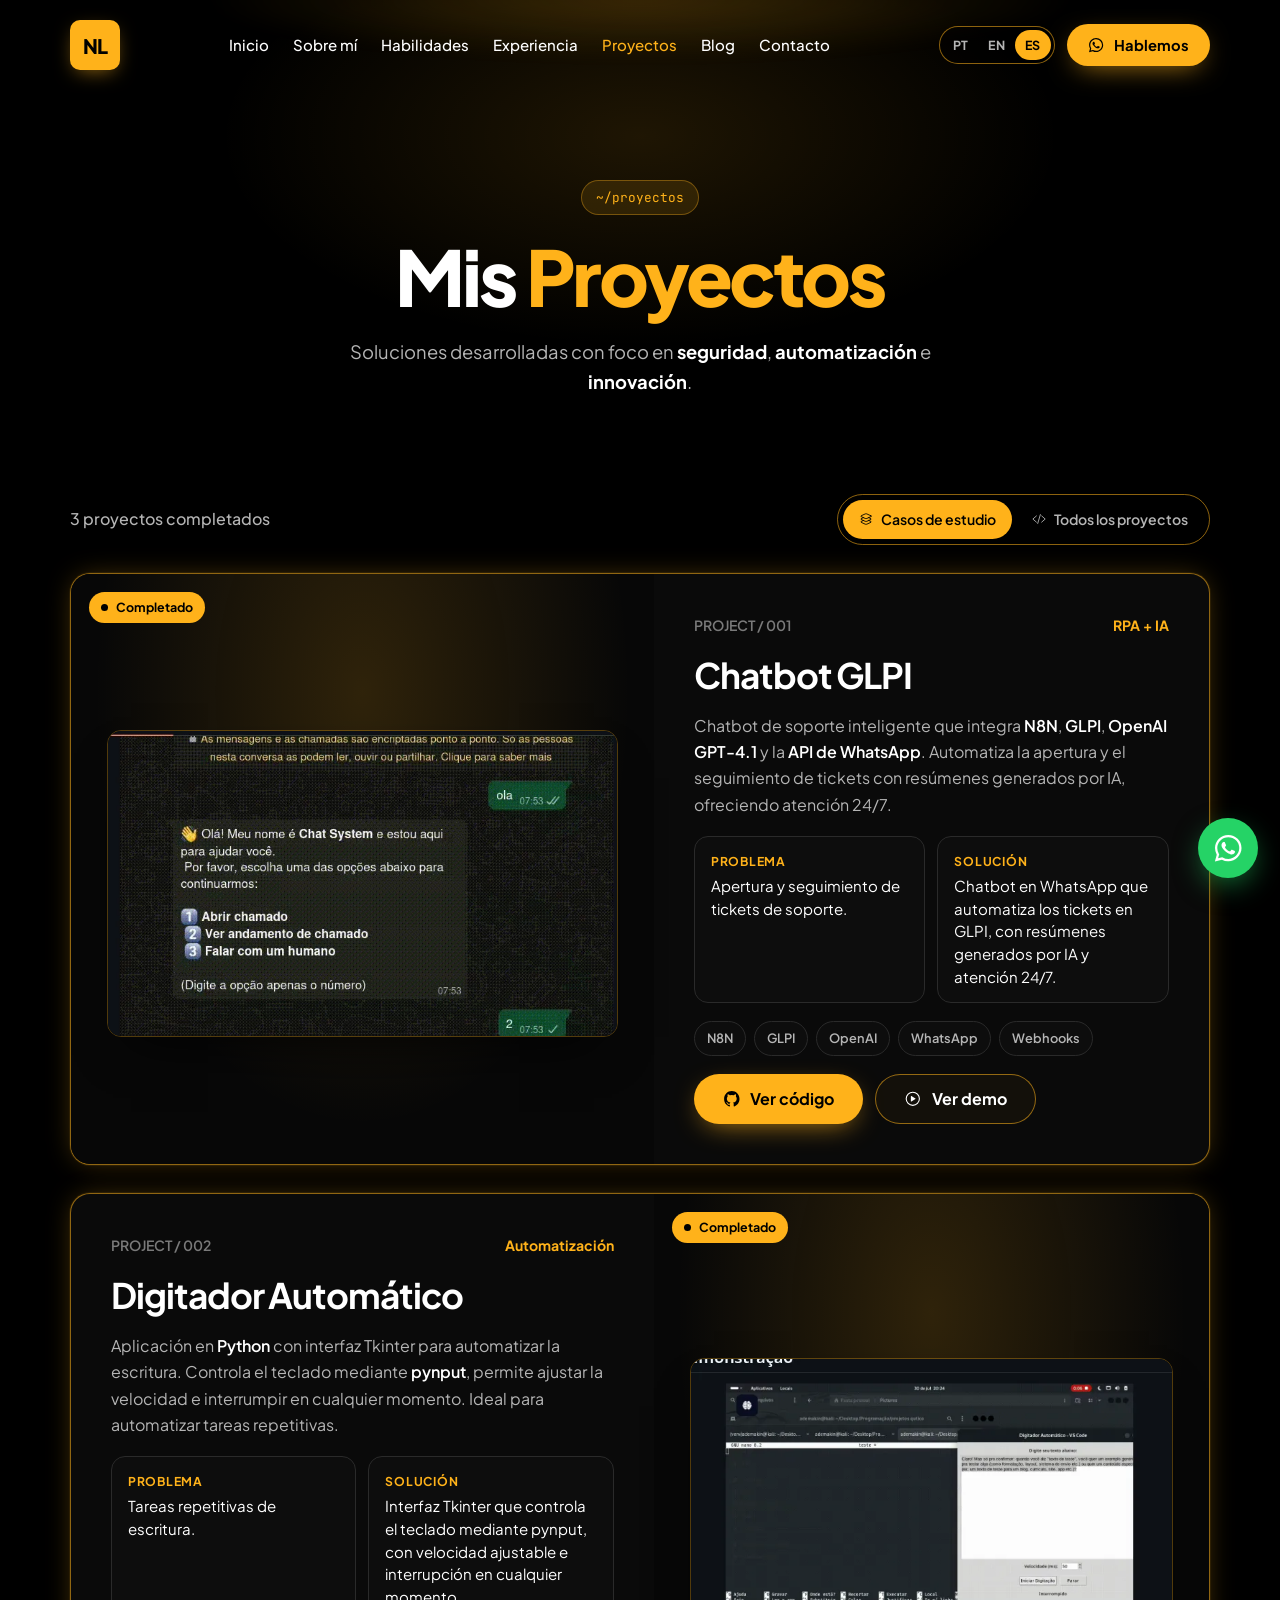
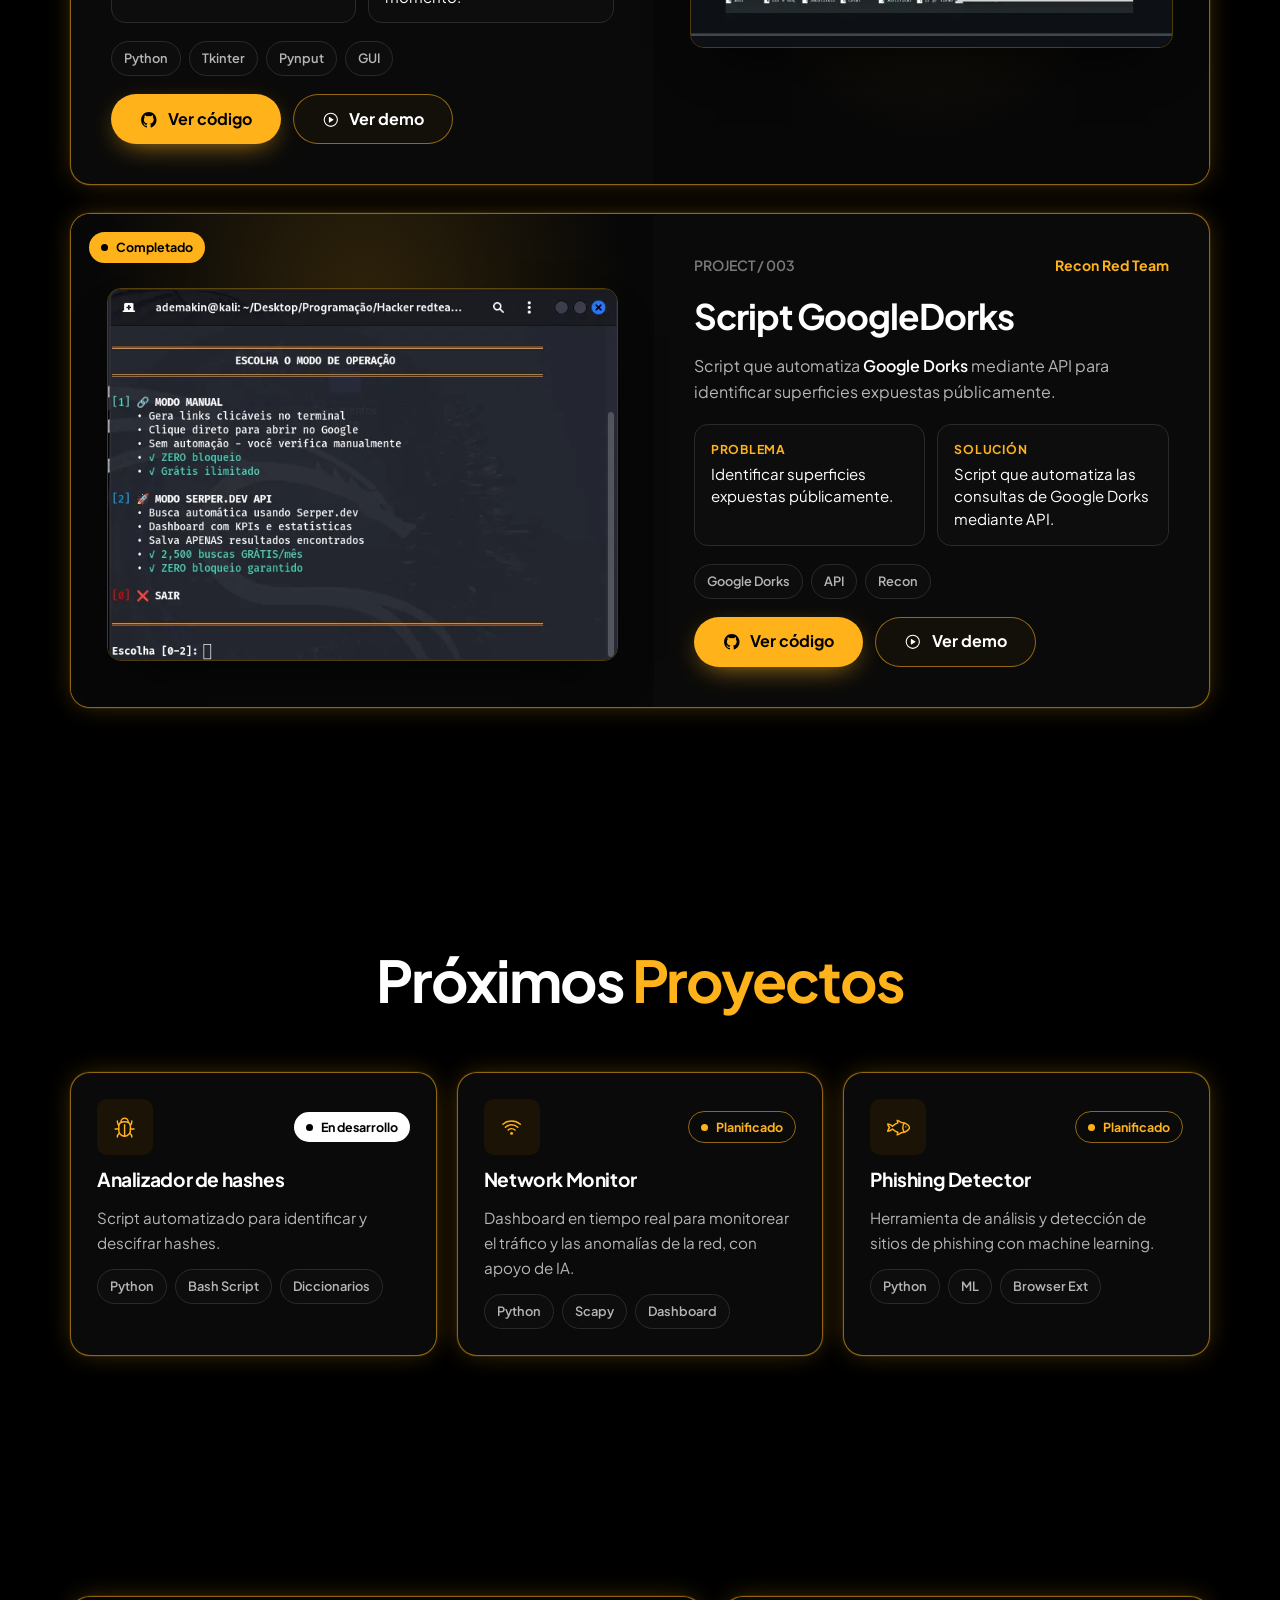
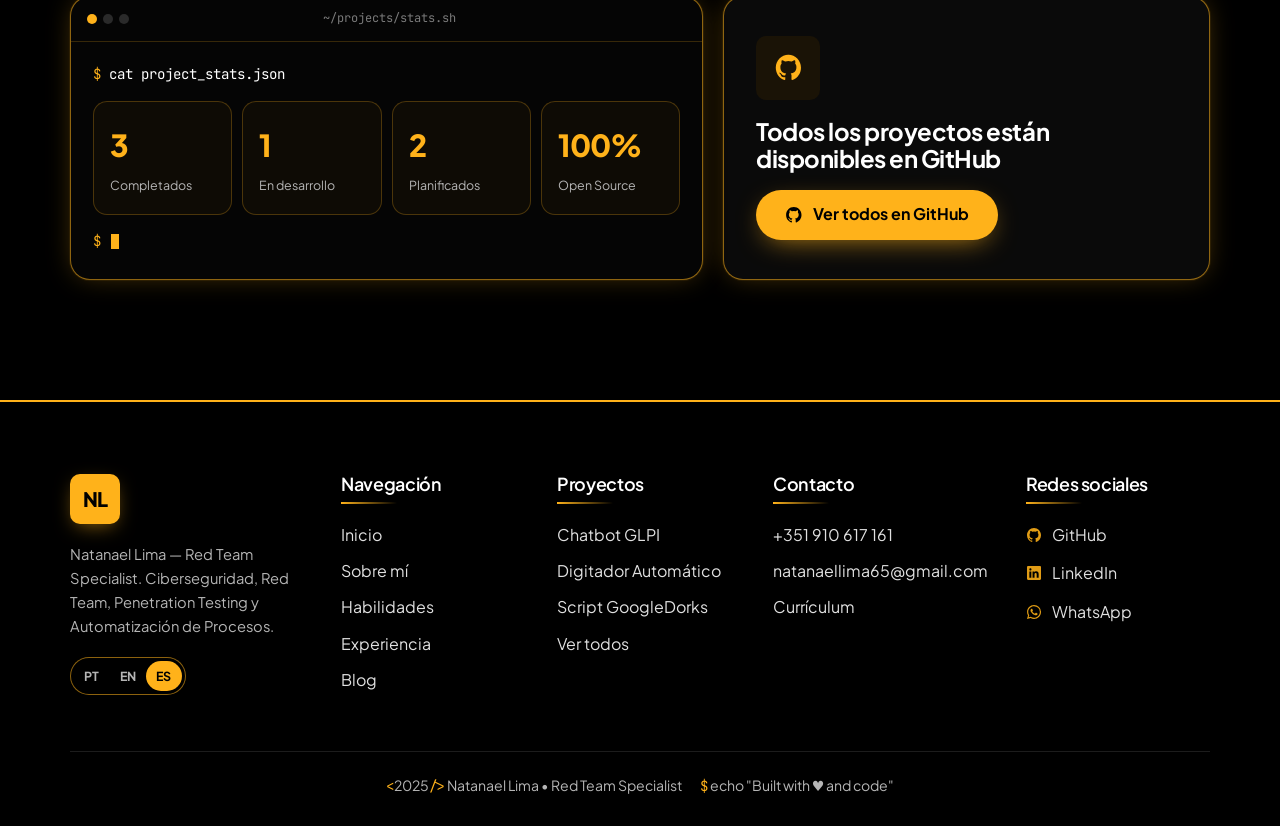
<file: es/projects.html>
<!DOCTYPE html>
<html lang="es">
<head>
  <meta charset="UTF-8">
  <meta name="viewport" content="width=device-width, initial-scale=1, viewport-fit=cover">
  <title>Proyectos | Natanael Lima - Red Team Specialist</title>
  <meta name="description" content="Proyectos de Ciberseguridad, RPA y Automatización desarrollados por Natanael Lima.">
  <meta name="author" content="Natanael Lima">
  <meta name="keywords" content="cybersecurity, red team, penetration testing, ethical hacker, RPA, automation">
  <meta name="theme-color" content="#000000">
  <link rel="canonical" href="https://natanaellima.blog/es/projects.html">
  <link rel="alternate" hreflang="pt-BR" href="https://natanaellima.blog/projects.html">
  <link rel="alternate" hreflang="en" href="https://natanaellima.blog/en/projects.html">
  <link rel="alternate" hreflang="es" href="https://natanaellima.blog/es/projects.html">
  <link rel="alternate" hreflang="x-default" href="https://natanaellima.blog/projects.html">
  <meta property="og:type" content="website">
  <meta property="og:site_name" content="Natanael Lima">
  <meta property="og:locale" content="es_ES">
  <meta property="og:locale:alternate" content="pt_BR">
  <meta property="og:locale:alternate" content="en_US">
  <meta property="og:title" content="Proyectos | Natanael Lima - Red Team Specialist">
  <meta property="og:description" content="Proyectos de Ciberseguridad, RPA y Automatización desarrollados por Natanael Lima.">
  <meta property="og:url" content="https://natanaellima.blog/es/projects.html">
  <meta property="og:image" content="https://natanaellima.blog/img/my-avatar.png">
  <meta name="twitter:card" content="summary">
  <link rel="icon" href="../favicon.svg" type="image/svg+xml">
  <link rel="preconnect" href="https://fonts.googleapis.com">
  <link rel="preconnect" href="https://fonts.gstatic.com" crossorigin>
  <link href="https://fonts.googleapis.com/css2?family=Plus+Jakarta+Sans:wght@400;500;600;700;800&family=JetBrains+Mono:wght@400;500&display=swap" rel="stylesheet">
  <link rel="stylesheet" href="../css/style.css?v=20c04139">
  <script>document.documentElement.classList.add('js')</script>
</head>
<body>
<svg xmlns="http://www.w3.org/2000/svg" style="display:none" aria-hidden="true"><symbol id="i-github" viewBox="0 0 512 512"><path d="M256 32C132.3 32 32 134.9 32 261.7c0 101.5 64.2 187.5 153.2 217.9a17.56 17.56 0 003.8.4c8.3 0 11.5-6.1 11.5-11.4 0-5.5-.2-19.9-.3-39.1a102.4 102.4 0 01-22.6 2.7c-43.1 0-52.9-33.5-52.9-33.5-10.2-26.5-24.9-33.6-24.9-33.6-19.5-13.7-.1-14.1 1.4-14.1h.1c22.5 2 34.3 23.8 34.3 23.8 11.2 19.6 26.2 25.1 39.6 25.1a63 63 0 0025.6-6c2-14.8 7.8-24.9 14.2-30.7-49.7-5.8-102-25.5-102-113.5 0-25.1 8.7-45.6 23-61.6-2.3-5.8-10-29.2 2.2-60.8a18.64 18.64 0 015-.5c8.1 0 26.4 3.1 56.6 24.1a208.21 208.21 0 01112.2 0c30.2-21 48.5-24.1 56.6-24.1a18.64 18.64 0 015 .5c12.2 31.6 4.5 55 2.2 60.8 14.3 16.1 23 36.6 23 61.6 0 88.2-52.4 107.6-102.3 113.3 8 7.1 15.2 21.1 15.2 42.5 0 30.7-.3 55.5-.3 63 0 5.4 3.1 11.5 11.4 11.5a19.35 19.35 0 004-.4C415.9 449.2 480 363.1 480 261.7 480 134.9 379.7 32 256 32z"/></symbol><symbol id="i-linkedin" viewBox="0 0 512 512"><path d="M444.17 32H70.28C49.85 32 32 46.7 32 66.89v374.72C32 461.91 49.85 480 70.28 480h373.78c20.54 0 35.94-18.21 35.94-38.39V66.89C480.12 46.7 464.6 32 444.17 32zm-273.3 373.43h-64.18V205.88h64.18zM141 175.54h-.46c-20.54 0-33.84-15.29-33.84-34.43 0-19.49 13.65-34.42 34.65-34.42s33.85 14.82 34.31 34.42c-.01 19.14-13.31 34.43-34.66 34.43zm264.43 229.89h-64.18V296.32c0-26.14-9.34-44-32.56-44-17.74 0-28.24 12-32.91 23.69-1.75 4.2-2.22 9.92-2.22 15.76v113.66h-64.18V205.88h64.18v27.77c9.34-13.3 23.93-32.44 57.88-32.44 42.13 0 74 27.77 74 87.64z"/></symbol><symbol id="i-whatsapp" viewBox="0 0 512 512"><path d="M414.73 97.1A222.14 222.14 0 00256.94 32C134 32 33.92 131.58 33.87 254a220.61 220.61 0 0029.78 111L32 480l118.25-30.87a223.63 223.63 0 00106.6 27h.09c122.93 0 223-99.59 223.06-222A220.18 220.18 0 00414.73 97.1zM256.94 438.66h-.08a185.75 185.75 0 01-94.36-25.72l-6.77-4-70.17 18.32 18.73-68.09-4.41-7A183.46 183.46 0 0171.53 254c0-101.73 83.21-184.5 185.48-184.5a185 185 0 01185.33 184.64c-.04 101.74-83.21 184.52-185.4 184.52zm101.69-138.19c-5.57-2.78-33-16.2-38.08-18.05s-8.83-2.78-12.54 2.78-14.4 18-17.65 21.75-6.5 4.16-12.07 1.38-23.54-8.63-44.83-27.53c-16.57-14.71-27.75-32.87-31-38.42s-.35-8.56 2.44-11.32c2.51-2.49 5.57-6.48 8.36-9.72s3.72-5.56 5.57-9.26.93-6.94-.46-9.71-12.54-30.08-17.18-41.19c-4.53-10.82-9.12-9.35-12.54-9.52-3.25-.16-7-.2-10.69-.2a20.53 20.53 0 00-14.86 6.94c-5.11 5.56-19.51 19-19.51 46.28s20 53.68 22.76 57.38 39.3 59.73 95.21 83.76a323.11 323.11 0 0031.78 11.68c13.35 4.22 25.5 3.63 35.1 2.2 10.71-1.59 33-13.42 37.63-26.38s4.64-24.06 3.25-26.37-5.11-3.71-10.69-6.48z" fill-rule="evenodd"/></symbol><symbol id="i-mail" viewBox="0 0 512 512"><rect x="48" y="96" width="416" height="320" rx="40" ry="40" fill="none" stroke="currentColor" stroke-linecap="round" stroke-linejoin="round" stroke-width="32"/><path fill="none" stroke="currentColor" stroke-linecap="round" stroke-linejoin="round" stroke-width="32" d="M112 160l144 112 144-112"/></symbol><symbol id="i-menu" viewBox="0 0 512 512"><path fill="none" stroke="currentColor" stroke-linecap="round" stroke-miterlimit="10" stroke-width="32" d="M80 160h352M80 256h352M80 352h352"/></symbol><symbol id="i-close" viewBox="0 0 512 512"><path fill="none" stroke="currentColor" stroke-linecap="round" stroke-linejoin="round" stroke-width="32" d="M368 368L144 144M368 144L144 368"/></symbol><symbol id="i-arrow" viewBox="0 0 512 512"><path fill="none" stroke="currentColor" stroke-linecap="round" stroke-linejoin="round" stroke-width="48" d="M268 112l144 144-144 144M392 256H100"/></symbol><symbol id="i-open" viewBox="0 0 512 512"><path d="M384 224v184a40 40 0 01-40 40H104a40 40 0 01-40-40V168a40 40 0 0140-40h167.48M336 64h112v112M224 288L440 72" fill="none" stroke="currentColor" stroke-linecap="round" stroke-linejoin="round" stroke-width="32"/></symbol><symbol id="i-play" viewBox="0 0 512 512"><path d="M448 256c0-106-86-192-192-192S64 150 64 256s86 192 192 192 192-86 192-192z" fill="none" stroke="currentColor" stroke-miterlimit="10" stroke-width="32"/><path d="M216.32 334.44l114.45-69.14a10.89 10.89 0 000-18.6l-114.45-69.14a10.78 10.78 0 00-16.32 9.31v138.26a10.78 10.78 0 0016.32 9.31z"/></symbol><symbol id="i-doc" viewBox="0 0 512 512"><path d="M416 221.25V416a48 48 0 01-48 48H144a48 48 0 01-48-48V96a48 48 0 0148-48h98.75a32 32 0 0122.62 9.37l141.26 141.26a32 32 0 019.37 22.62z" fill="none" stroke="currentColor" stroke-linejoin="round" stroke-width="32"/><path d="M256 56v120a32 32 0 0032 32h120M176 288h160M176 368h160" fill="none" stroke="currentColor" stroke-linecap="round" stroke-linejoin="round" stroke-width="32"/></symbol><symbol id="i-shield" viewBox="0 0 512 512"><path fill="none" stroke="currentColor" stroke-linecap="round" stroke-linejoin="round" stroke-width="32" d="M336 176L225.2 304 176 255.8"/><path d="M463.1 112.37C373.68 96.33 336.71 84.45 256 48c-80.71 36.45-117.68 48.33-207.1 64.37C32.7 369.13 240.58 457.79 256 464c15.42-6.21 223.3-94.87 207.1-351.63z" fill="none" stroke="currentColor" stroke-linecap="round" stroke-linejoin="round" stroke-width="32"/></symbol><symbol id="i-shieldhalf" viewBox="0 0 512 512"><path d="M463.1 112.37C373.68 96.33 336.71 84.45 256 48c-80.71 36.45-117.68 48.33-207.1 64.37C32.7 369.13 240.58 457.79 256 464c15.42-6.21 223.3-94.87 207.1-351.63z" fill="none" stroke="currentColor" stroke-linecap="round" stroke-linejoin="round" stroke-width="32"/><path d="M256 48c-80.71 36.45-117.68 48.33-207.1 64.37C32.7 369.13 240.58 457.79 256 464z"/></symbol><symbol id="i-bug" viewBox="0 0 512 512"><path d="M370 378c28.89 23.52 46 46.07 46 86M142 378c-28.89 23.52-46 46.06-46 86M384 208c28.89-23.52 32-56.07 32-96M128 206c-28.89-23.52-32-54.06-32-94M464 288.13h-80M128 288.13H48M256 192v256" fill="none" stroke="currentColor" stroke-linecap="round" stroke-linejoin="round" stroke-width="32"/><path d="M256 448h0c-70.4 0-128-57.6-128-128v-96.07c0-65.07 57.6-96 128-96h0c70.4 0 128 25.6 128 96V320c0 70.4-57.6 128-128 128z" fill="none" stroke="currentColor" stroke-linecap="round" stroke-linejoin="round" stroke-width="32"/><path d="M179.43 143.52a49.08 49.08 0 01-3.43-15.73A80 80 0 01255.79 48h.42A80 80 0 01336 127.79a41.91 41.91 0 01-3.12 14.3" fill="none" stroke="currentColor" stroke-linecap="round" stroke-linejoin="round" stroke-width="32"/></symbol><symbol id="i-wifi" viewBox="0 0 512 512"><path d="M332.41 310.59a115 115 0 00-152.8 0M393.46 249.54a201.26 201.26 0 00-274.92 0M447.72 182.11a288 288 0 00-383.44 0" fill="none" stroke="currentColor" stroke-linecap="round" stroke-linejoin="round" stroke-width="32"/><path d="M256 416a32 32 0 1132-32 32 32 0 01-32 32z"/></symbol><symbol id="i-fish" viewBox="0 0 512 512"><path fill="none" stroke="currentColor" stroke-width="32" stroke-linejoin="round" d="M240 152c-50.71 12.21-94.15 52.31-120.3 73.43a261.14 261.14 0 00-23.81-19.58C59.53 179.29 16 176 16 176s11.37 51.53 41.36 79.83C27.37 284.14 16 335.67 16 335.67s43.53-3.29 79.89-29.85a259.18 259.18 0 0023.61-19.41c26.1 21.14 69.74 61.34 120.5 73.59l-16 56c39.43-6.67 78.86-35.51 94.72-48.25C448 362 496 279 496 256c0-22-48-106-176.89-111.73C303.52 131.78 263.76 102.72 224 96z"/><circle cx="416" cy="239.99" r="16"/><path fill="none" stroke="currentColor" stroke-width="32" stroke-linecap="round" stroke-miterlimit="20" d="M378.37 356a199.22 199.22 0 010-200"/></symbol><symbol id="i-chat" viewBox="0 0 512 512"><path d="M431 320.6c-1-3.6 1.2-8.6 3.3-12.2a33.68 33.68 0 012.1-3.1A162 162 0 00464 215c.3-92.2-77.5-167-173.7-167-83.9 0-153.9 57.1-170.3 132.9a160.7 160.7 0 00-3.7 34.2c0 92.3 74.8 169.1 171 169.1 15.3 0 35.9-4.6 47.2-7.7s22.5-7.2 25.4-8.3a26.44 26.44 0 019.3-1.7 26 26 0 0110.1 2l56.7 20.1a13.52 13.52 0 003.9 1 8 8 0 008-8 12.85 12.85 0 00-.5-2.7z" fill="none" stroke="currentColor" stroke-linecap="round" stroke-miterlimit="10" stroke-width="32"/><path d="M66.46 232a146.23 146.23 0 006.39 152.67c2.31 3.49 3.61 6.19 3.21 8s-11.93 61.87-11.93 61.87a8 8 0 002.71 7.68A8.17 8.17 0 0072 464a7.26 7.26 0 002.91-.6l56.21-22a15.7 15.7 0 0112 .2c18.94 7.38 39.88 12 60.83 12A159.21 159.21 0 00284 432.11" fill="none" stroke="currentColor" stroke-linecap="round" stroke-miterlimit="10" stroke-width="32"/></symbol><symbol id="i-create" viewBox="0 0 512 512"><path d="M384 224v184a40 40 0 01-40 40H104a40 40 0 01-40-40V168a40 40 0 0140-40h167.48" fill="none" stroke="currentColor" stroke-linecap="round" stroke-linejoin="round" stroke-width="32"/><path d="M459.94 53.25a16.06 16.06 0 00-23.22-.56L424.35 65a8 8 0 000 11.31l11.34 11.32a8 8 0 0011.34 0l12.06-12c6.1-6.09 6.67-16.01.85-22.38zM399.34 90L218.82 270.2a9 9 0 00-2.31 3.93L208.16 299a3.91 3.91 0 004.86 4.86l24.85-8.35a9 9 0 003.93-2.31L422 112.66a9 9 0 000-12.66l-9.95-10a9 9 0 00-12.71 0z"/></symbol><symbol id="i-calendar" viewBox="0 0 512 512"><rect fill="none" stroke="currentColor" stroke-linejoin="round" stroke-width="32" x="48" y="80" width="416" height="384" rx="48"/><circle cx="296" cy="232" r="24"/><circle cx="376" cy="232" r="24"/><circle cx="296" cy="312" r="24"/><circle cx="376" cy="312" r="24"/><circle cx="136" cy="312" r="24"/><circle cx="216" cy="312" r="24"/><circle cx="136" cy="392" r="24"/><circle cx="216" cy="392" r="24"/><circle cx="296" cy="392" r="24"/><path fill="none" stroke="currentColor" stroke-linejoin="round" stroke-width="32" stroke-linecap="round" d="M128 48v32M384 48v32"/><path fill="none" stroke="currentColor" stroke-linejoin="round" stroke-width="32" d="M464 160H48"/></symbol><symbol id="i-time" viewBox="0 0 512 512"><path d="M256 64C150 64 64 150 64 256s86 192 192 192 192-86 192-192S362 64 256 64z" fill="none" stroke="currentColor" stroke-miterlimit="10" stroke-width="32"/><path fill="none" stroke="currentColor" stroke-linecap="round" stroke-linejoin="round" stroke-width="32" d="M256 128v144h96"/></symbol><symbol id="i-cog" viewBox="0 0 512 512"><path d="M456.7 242.27l-26.08-4.2a8 8 0 01-6.6-6.82c-.5-3.2-1-6.41-1.7-9.51a8.08 8.08 0 013.9-8.62l23.09-12.82a8.05 8.05 0 003.9-9.92l-4-11a7.94 7.94 0 00-9.4-5l-25.89 5a8 8 0 01-8.59-4.11q-2.25-4.2-4.8-8.41a8.16 8.16 0 01.7-9.52l17.29-19.94a8 8 0 00.3-10.62l-7.49-9a7.88 7.88 0 00-10.5-1.51l-22.69 13.63a8 8 0 01-9.39-.9c-2.4-2.11-4.9-4.21-7.4-6.22a8 8 0 01-2.5-9.11l9.4-24.75A8 8 0 00365 78.77l-10.2-5.91a8 8 0 00-10.39 2.21l-16.64 20.84a7.15 7.15 0 01-8.5 2.5s-5.6-2.3-9.8-3.71A8 8 0 01304 87l.4-26.45a8.07 8.07 0 00-6.6-8.42l-11.59-2a8.07 8.07 0 00-9.1 5.61l-8.6 25.05a8 8 0 01-7.79 5.41h-9.8a8.07 8.07 0 01-7.79-5.41l-8.6-25.05a8.07 8.07 0 00-9.1-5.61l-11.59 2a8.07 8.07 0 00-6.6 8.42l.4 26.45a8 8 0 01-5.49 7.71c-2.3.9-7.3 2.81-9.7 3.71-2.8 1-6.1.2-8.8-2.91l-16.51-20.34A8 8 0 00156.75 73l-10.2 5.91a7.94 7.94 0 00-3.3 10.09l9.4 24.75a8.06 8.06 0 01-2.5 9.11c-2.5 2-5 4.11-7.4 6.22a8 8 0 01-9.39.9L111 116.14a8 8 0 00-10.5 1.51l-7.49 9a8 8 0 00.3 10.62l17.29 19.94a8 8 0 01.7 9.52q-2.55 4-4.8 8.41a8.11 8.11 0 01-8.59 4.11l-25.89-5a8 8 0 00-9.4 5l-4 11a8.05 8.05 0 003.9 9.92L85.58 213a7.94 7.94 0 013.9 8.62c-.6 3.2-1.2 6.31-1.7 9.51a8.08 8.08 0 01-6.6 6.82l-26.08 4.2a8.09 8.09 0 00-7.1 7.92v11.72a7.86 7.86 0 007.1 7.92l26.08 4.2a8 8 0 016.6 6.82c.5 3.2 1 6.41 1.7 9.51a8.08 8.08 0 01-3.9 8.62L62.49 311.7a8.05 8.05 0 00-3.9 9.92l4 11a7.94 7.94 0 009.4 5l25.89-5a8 8 0 018.59 4.11q2.25 4.2 4.8 8.41a8.16 8.16 0 01-.7 9.52l-17.29 19.96a8 8 0 00-.3 10.62l7.49 9a7.88 7.88 0 0010.5 1.51l22.69-13.63a8 8 0 019.39.9c2.4 2.11 4.9 4.21 7.4 6.22a8 8 0 012.5 9.11l-9.4 24.75a8 8 0 003.3 10.12l10.2 5.91a8 8 0 0010.39-2.21l16.79-20.64c2.1-2.6 5.5-3.7 8.2-2.6 3.4 1.4 5.7 2.2 9.9 3.61a8 8 0 015.49 7.71l-.4 26.45a8.07 8.07 0 006.6 8.42l11.59 2a8.07 8.07 0 009.1-5.61l8.6-25a8 8 0 017.79-5.41h9.8a8.07 8.07 0 017.79 5.41l8.6 25a8.07 8.07 0 009.1 5.61l11.59-2a8.07 8.07 0 006.6-8.42l-.4-26.45a8 8 0 015.49-7.71c4.2-1.41 7-2.51 9.6-3.51s5.8-1 8.3 2.1l17 20.94A8 8 0 00355 439l10.2-5.91a7.93 7.93 0 003.3-10.12l-9.4-24.75a8.08 8.08 0 012.5-9.12c2.5-2 5-4.1 7.4-6.21a8 8 0 019.39-.9L401 395.66a8 8 0 0010.5-1.51l7.49-9a8 8 0 00-.3-10.62l-17.29-19.94a8 8 0 01-.7-9.52q2.55-4.05 4.8-8.41a8.11 8.11 0 018.59-4.11l25.89 5a8 8 0 009.4-5l4-11a8.05 8.05 0 00-3.9-9.92l-23.09-12.82a7.94 7.94 0 01-3.9-8.62c.6-3.2 1.2-6.31 1.7-9.51a8.08 8.08 0 016.6-6.82l26.08-4.2a8.09 8.09 0 007.1-7.92V250a8.25 8.25 0 00-7.27-7.73zM256 112a143.82 143.82 0 01139.38 108.12A16 16 0 01379.85 240H274.61a16 16 0 01-13.91-8.09l-52.1-91.71a16 16 0 019.85-23.39A146.94 146.94 0 01256 112zM112 256a144 144 0 0143.65-103.41 16 16 0 0125.17 3.47L233.06 248a16 16 0 010 15.87l-52.67 91.7a16 16 0 01-25.18 3.36A143.94 143.94 0 01112 256zm144 144a146.9 146.9 0 01-38.19-4.95 16 16 0 01-9.76-23.44l52.58-91.55a16 16 0 0113.88-8H379.9a16 16 0 0115.52 19.88A143.84 143.84 0 01256 400z"/></symbol><symbol id="i-headset" viewBox="0 0 512 512"><path d="M83 384c-13-33-35-93.37-35-128C48 141.12 149.33 48 256 48s208 93.12 208 208c0 34.63-23 97-35 128" fill="none" stroke="currentColor" stroke-linecap="round" stroke-linejoin="round" stroke-width="32"/><path d="M108.39 270.13l-13.69 8h0c-30.23 17.7-31.7 72.41-3.38 122.2s75.87 75.81 106.1 58.12h0l13.69-8a16.16 16.16 0 005.78-21.87L130 276a15.74 15.74 0 00-21.61-5.87zM403.61 270.13l13.69 8h0c30.23 17.69 31.74 72.4 3.38 122.19s-75.87 75.81-106.1 58.12h0l-13.69-8a16.16 16.16 0 01-5.78-21.87L382 276a15.74 15.74 0 0121.61-5.87z" fill="none" stroke="currentColor" stroke-miterlimit="10" stroke-width="32"/></symbol><symbol id="i-chip" viewBox="0 0 512 512"><rect x="80" y="80" width="352" height="352" rx="48" ry="48" fill="none" stroke="currentColor" stroke-linejoin="round" stroke-width="32"/><rect x="144" y="144" width="224" height="224" rx="16" ry="16" fill="none" stroke="currentColor" stroke-linejoin="round" stroke-width="32"/><path fill="none" stroke="currentColor" stroke-linecap="round" stroke-linejoin="round" stroke-width="32" d="M256 80V48M336 80V48M176 80V48M256 464v-32M336 464v-32M176 464v-32M432 256h32M432 336h32M432 176h32M48 256h32M48 336h32M48 176h32"/></symbol><symbol id="i-terminal" viewBox="0 0 512 512"><rect x="32" y="48" width="448" height="416" rx="48" ry="48" fill="none" stroke="currentColor" stroke-linejoin="round" stroke-width="32"/><path fill="none" stroke="currentColor" stroke-linecap="round" stroke-linejoin="round" stroke-width="32" d="M96 112l80 64-80 64M192 240h64"/></symbol><symbol id="i-briefcase" viewBox="0 0 512 512"><rect x="32" y="128" width="448" height="320" rx="48" ry="48" fill="none" stroke="currentColor" stroke-linejoin="round" stroke-width="32"/><path d="M144 128V96a32 32 0 0132-32h160a32 32 0 0132 32v32M480 240H32M320 240v24a8 8 0 01-8 8H200a8 8 0 01-8-8v-24" fill="none" stroke="currentColor" stroke-linecap="round" stroke-linejoin="round" stroke-width="32"/></symbol><symbol id="i-school" viewBox="0 0 512 512"><path fill="none" stroke="currentColor" stroke-linecap="round" stroke-linejoin="round" stroke-width="32" d="M32 192L256 64l224 128-224 128L32 192z"/><path fill="none" stroke="currentColor" stroke-linecap="round" stroke-linejoin="round" stroke-width="32" d="M112 240v128l144 80 144-80V240M480 368V192M256 320v128"/></symbol><symbol id="i-ribbon" viewBox="0 0 512 512"><circle cx="256" cy="160" r="128" fill="none" stroke="currentColor" stroke-linecap="round" stroke-linejoin="round" stroke-width="32"/><path d="M143.65 227.82L48 400l86.86-.42a16 16 0 0113.82 7.8L192 480l88.33-194.32" fill="none" stroke="currentColor" stroke-linecap="round" stroke-linejoin="round" stroke-width="32"/><path d="M366.54 224L464 400l-86.86-.42a16 16 0 00-13.82 7.8L320 480l-64-140.8" fill="none" stroke="currentColor" stroke-linecap="round" stroke-linejoin="round" stroke-width="32"/><circle cx="256" cy="160" r="64" fill="none" stroke="currentColor" stroke-linecap="round" stroke-linejoin="round" stroke-width="32"/></symbol><symbol id="i-rocket" viewBox="0 0 512 512"><path d="M461.81 53.81a4.4 4.4 0 00-3.3-3.39c-54.38-13.3-180 34.09-248.13 102.17a294.9 294.9 0 00-33.09 39.08c-21-1.9-42-.3-59.88 7.5-50.49 22.2-65.18 80.18-69.28 105.07a9 9 0 009.8 10.4l81.07-8.9a180.29 180.29 0 001.1 18.3 18.15 18.15 0 005.3 11.09l31.39 31.39a18.15 18.15 0 0011.1 5.3 179.91 179.91 0 0018.19 1.1l-8.89 81a9 9 0 0010.39 9.79c24.9-4 83-18.69 105.07-69.17 7.8-17.9 9.4-38.79 7.6-59.69a293.91 293.91 0 0039.19-33.09c68.38-68 115.47-190.86 102.37-247.95zM298.66 213.67a42.7 42.7 0 1160.38 0 42.65 42.65 0 01-60.38 0z" fill="none" stroke="currentColor" stroke-linecap="round" stroke-linejoin="round" stroke-width="32"/><path d="M109.64 352a45.06 45.06 0 00-26.35 12.84C65.67 382.52 64 448 64 448s65.52-1.67 83.15-19.31A44.73 44.73 0 00160 402.32" fill="none" stroke="currentColor" stroke-linecap="round" stroke-linejoin="round" stroke-width="32"/></symbol><symbol id="i-git" viewBox="0 0 512 512"><circle cx="160" cy="96" r="48" fill="none" stroke="currentColor" stroke-linecap="round" stroke-linejoin="round" stroke-width="32"/><circle cx="160" cy="416" r="48" fill="none" stroke="currentColor" stroke-linecap="round" stroke-linejoin="round" stroke-width="32"/><path fill="none" stroke="currentColor" stroke-linecap="round" stroke-linejoin="round" stroke-width="32" d="M160 368V144"/><circle cx="352" cy="160" r="48" fill="none" stroke="currentColor" stroke-linecap="round" stroke-linejoin="round" stroke-width="32"/><path d="M352 208c0 128-192 48-192 160" fill="none" stroke="currentColor" stroke-linecap="round" stroke-linejoin="round" stroke-width="32"/></symbol><symbol id="i-server" viewBox="0 0 512 512"><ellipse cx="256" cy="128" rx="192" ry="80" fill="none" stroke="currentColor" stroke-linecap="round" stroke-miterlimit="10" stroke-width="32"/><path d="M448 214c0 44.18-86 80-192 80S64 258.18 64 214M448 300c0 44.18-86 80-192 80S64 344.18 64 300" fill="none" stroke="currentColor" stroke-linecap="round" stroke-miterlimit="10" stroke-width="32"/><path d="M64 127.24v257.52C64 428.52 150 464 256 464s192-35.48 192-79.24V127.24" fill="none" stroke="currentColor" stroke-linecap="round" stroke-miterlimit="10" stroke-width="32"/></symbol><symbol id="i-search" viewBox="0 0 512 512"><path d="M221.09 64a157.09 157.09 0 10157.09 157.09A157.1 157.1 0 00221.09 64z" fill="none" stroke="currentColor" stroke-miterlimit="10" stroke-width="32"/><path fill="none" stroke="currentColor" stroke-linecap="round" stroke-miterlimit="10" stroke-width="32" d="M338.29 338.29L448 448"/></symbol><symbol id="i-down" viewBox="0 0 512 512"><path fill="none" stroke="currentColor" stroke-linecap="round" stroke-linejoin="round" stroke-width="48" d="M112 184l144 144 144-144"/></symbol><symbol id="i-up" viewBox="0 0 512 512"><path fill="none" stroke="currentColor" stroke-linecap="round" stroke-linejoin="round" stroke-width="48" d="M112 244l144-144 144 144M256 120v292"/></symbol><symbol id="i-copy" viewBox="0 0 512 512"><rect x="128" y="128" width="336" height="336" rx="57" ry="57" fill="none" stroke="currentColor" stroke-linejoin="round" stroke-width="32"/><path d="M383.5 128l.5-24a56.16 56.16 0 00-56-56H112a64.19 64.19 0 00-64 64v216a56.16 56.16 0 0056 56h24" fill="none" stroke="currentColor" stroke-linecap="round" stroke-linejoin="round" stroke-width="32"/></symbol><symbol id="i-check" viewBox="0 0 512 512"><path fill="none" stroke="currentColor" stroke-linecap="round" stroke-linejoin="round" stroke-width="32" d="M416 128L192 384l-96-96"/></symbol><symbol id="i-pulse" viewBox="0 0 512 512"><path fill="none" stroke="currentColor" stroke-linecap="round" stroke-linejoin="round" stroke-width="32" d="M48 320h64l64-256 64 384 64-224 32 96h64"/><circle cx="432" cy="320" r="32" fill="none" stroke="currentColor" stroke-linecap="round" stroke-linejoin="round" stroke-width="32"/></symbol><symbol id="i-code" viewBox="0 0 512 512"><path fill="none" stroke="currentColor" stroke-linecap="round" stroke-linejoin="round" stroke-width="32" d="M160 368L32 256l128-112M352 368l128-112-128-112M304 96l-96 320"/></symbol><symbol id="i-flash" viewBox="0 0 512 512"><path d="M315.27 33L96 304h128l-31.51 173.23a2.36 2.36 0 002.33 2.77h0a2.36 2.36 0 001.89-.95L416 208H288l31.66-173.25a2.45 2.45 0 00-2.44-2.75h0a2.42 2.42 0 00-1.95 1z" fill="none" stroke="currentColor" stroke-linecap="round" stroke-linejoin="round" stroke-width="32"/></symbol><symbol id="i-layers" viewBox="0 0 512 512"><path d="M434.8 137.65l-149.36-68.1c-16.19-7.4-42.69-7.4-58.88 0L77.3 137.65c-17.6 8-17.6 21.09 0 29.09l148 67.5c16.89 7.7 44.69 7.7 61.58 0l148-67.5c17.52-8 17.52-21.1-.08-29.09zM160 308.52l-82.7 37.11c-17.6 8-17.6 21.1 0 29.1l148 67.5c16.89 7.69 44.69 7.69 61.58 0l148-67.5c17.6-8 17.6-21.1 0-29.1l-79.94-38.47" fill="none" stroke="currentColor" stroke-linecap="round" stroke-linejoin="round" stroke-width="32"/><path d="M160 204.48l-82.8 37.16c-17.6 8-17.6 21.1 0 29.1l148 67.49c16.89 7.7 44.69 7.7 61.58 0l148-67.49c17.7-8 17.7-21.1.1-29.1L352 204.48" fill="none" stroke="currentColor" stroke-linecap="round" stroke-linejoin="round" stroke-width="32"/></symbol><symbol id="i-left" viewBox="0 0 512 512"><path fill="none" stroke="currentColor" stroke-linecap="round" stroke-linejoin="round" stroke-width="48" d="M328 112L184 256l144 144"/></symbol><symbol id="i-right" viewBox="0 0 512 512"><path fill="none" stroke="currentColor" stroke-linecap="round" stroke-linejoin="round" stroke-width="48" d="M184 112l144 144-144 144"/></symbol><symbol id="i-send" viewBox="0 0 512 512"><path d="M470.3 271.15L43.16 447.31a7.83 7.83 0 01-11.16-7V327a8 8 0 016.51-7.86l247.62-47c17.36-3.29 17.36-28.15 0-31.44l-247.63-47a8 8 0 01-6.5-7.85V72.59c0-5.74 5.88-10.26 11.16-8L470.3 240.76a16 16 0 010 30.39z" fill="none" stroke="currentColor" stroke-linecap="round" stroke-linejoin="round" stroke-width="32"/></symbol></svg>
<a class="skip" href="#main">Saltar al contenido</a>
<header class="nav">
  <div class="wrap nav-inner">
    <a class="brand" href="index.html" aria-label="Natanael Lima — inicio"><span class="brand-tile">NL</span><span class="brand-name">Natanael Lima<small>Red Team Specialist</small></span></a>
    <nav class="nav-links" aria-label="Principal"><a href="index.html">Inicio</a><a href="index.html#about">Sobre mí</a><a href="index.html#skills">Habilidades</a><a href="index.html#experience">Experiencia</a><a href="projects.html" class="active" aria-current="page">Proyectos</a><a href="blog.html">Blog</a><a href="index.html#contact">Contacto</a></nav>
    <div class="nav-side">
      <div class="lang" role="group" aria-label="Idioma"><a href="../projects.html" hreflang="pt-BR" lang="pt-BR" title="Português">PT</a><a href="../en/projects.html" hreflang="en" lang="en" title="English">EN</a><a href="../es/projects.html" hreflang="es" lang="es" title="Español" aria-current="true">ES</a></div>
      <a class="btn btn-primary btn-sm btn-cta" href="https://wa.me/351910617161" target="_blank" rel="noopener noreferrer"><svg class="i" aria-hidden="true"><use href="#i-whatsapp"></use></svg> Hablemos</a>
      <button class="menu-btn" id="menuBtn" aria-expanded="false" aria-controls="mobileMenu" aria-label="Abrir menú" data-label-open="Abrir menú" data-label-close="Cerrar menú"><svg class="i" aria-hidden="true"><use href="#i-menu"></use></svg></button>
    </div>
  </div>
</header>
<nav class="mobile-menu" id="mobileMenu" aria-label="Menú móvil">
  <a href="index.html">Inicio<svg class="i" aria-hidden="true"><use href="#i-right"></use></svg></a><a href="index.html#about">Sobre mí<svg class="i" aria-hidden="true"><use href="#i-right"></use></svg></a><a href="index.html#skills">Habilidades<svg class="i" aria-hidden="true"><use href="#i-right"></use></svg></a><a href="index.html#experience">Experiencia<svg class="i" aria-hidden="true"><use href="#i-right"></use></svg></a><a href="projects.html" class="active" aria-current="page">Proyectos<svg class="i" aria-hidden="true"><use href="#i-right"></use></svg></a><a href="blog.html">Blog<svg class="i" aria-hidden="true"><use href="#i-right"></use></svg></a><a href="index.html#contact">Contacto<svg class="i" aria-hidden="true"><use href="#i-right"></use></svg></a>
  <a class="btn btn-primary" href="https://wa.me/351910617161" target="_blank" rel="noopener noreferrer"><svg class="i" aria-hidden="true"><use href="#i-whatsapp"></use></svg> Hablemos</a>
</nav>
<main id="main">

<section class="page-head">
  <div class="wrap">
    <span class="kicker">~/proyectos</span>
    <h1>Mis <span>Proyectos</span></h1>
    <p>Soluciones desarrolladas con foco en <strong>seguridad</strong>, <strong>automatización</strong> e <strong>innovación</strong>.</p>
  </div>
</section>

<section class="section" id="todos">
  <div class="wrap">
    <div class="toolbar">
      <span class="count">3 proyectos completados</span>
      <div class="view-toggle" role="group" aria-label="Vista de proyectos">
        <button type="button" data-view="full" aria-pressed="true"><svg class="i" aria-hidden="true"><use href="#i-layers"></use></svg> Casos de estudio</button>
        <button type="button" data-view="compact" aria-pressed="false"><svg class="i" aria-hidden="true"><use href="#i-code"></use></svg> Todos los proyectos</button>
      </div>
    </div>
    <div class="cases" id="cases">
      <article class="card case reveal" id="chatbot-glpi">
        <div class="case-media">
          <img src="../img/projeto1.webp" alt="Chatbot GLPI" loading="lazy">
          <span class="status">Completado</span>
        </div>
        <div class="case-body">
          <div class="case-id"><span>PROJECT / 001</span><b>RPA + IA</b></div>
          <h2>Chatbot GLPI</h2>
          <p class="case-desc">Chatbot de soporte inteligente que integra <strong>N8N</strong>, <strong>GLPI</strong>, <strong>OpenAI GPT-4.1</strong> y la <strong>API de WhatsApp</strong>. Automatiza la apertura y el seguimiento de tickets con resúmenes generados por IA, ofreciendo atención 24/7.</p>
          <p class="case-summary">Chatbot de soporte inteligente con N8N, GLPI y OpenAI.</p>
          <dl class="ps">
            <div><dt>Problema</dt><dd>Apertura y seguimiento de tickets de soporte.</dd></div>
            <div><dt>Solución</dt><dd>Chatbot en WhatsApp que automatiza los tickets en GLPI, con resúmenes generados por IA y atención 24/7.</dd></div>
          </dl>
          <div class="tags"><span class="tag">N8N</span><span class="tag">GLPI</span><span class="tag">OpenAI</span><span class="tag">WhatsApp</span><span class="tag">Webhooks</span></div>
          <div class="case-actions">
            <a class="btn btn-primary" href="https://github.com/ademakin3051/botglpi" target="_blank" rel="noopener noreferrer"><svg class="i" aria-hidden="true"><use href="#i-github"></use></svg> Ver código</a>
            <a class="btn btn-ghost" href="https://youtu.be/EqQT7VZ-78E" target="_blank" rel="noopener noreferrer"><svg class="i" aria-hidden="true"><use href="#i-play"></use></svg> Ver demo</a>
          </div>
        </div>
      </article>
      <article class="card case reveal" id="digitador-automatico">
        <div class="case-media">
          <img src="../img/projeto2.webp" alt="Digitador Automático" loading="lazy">
          <span class="status">Completado</span>
        </div>
        <div class="case-body">
          <div class="case-id"><span>PROJECT / 002</span><b>Automatización</b></div>
          <h2>Digitador Automático</h2>
          <p class="case-desc">Aplicación en <strong>Python</strong> con interfaz Tkinter para automatizar la escritura. Controla el teclado mediante <strong>pynput</strong>, permite ajustar la velocidad e interrumpir en cualquier momento. Ideal para automatizar tareas repetitivas.</p>
          <p class="case-summary">Aplicación en Python para automatizar la escritura.</p>
          <dl class="ps">
            <div><dt>Problema</dt><dd>Tareas repetitivas de escritura.</dd></div>
            <div><dt>Solución</dt><dd>Interfaz Tkinter que controla el teclado mediante pynput, con velocidad ajustable e interrupción en cualquier momento.</dd></div>
          </dl>
          <div class="tags"><span class="tag">Python</span><span class="tag">Tkinter</span><span class="tag">Pynput</span><span class="tag">GUI</span></div>
          <div class="case-actions">
            <a class="btn btn-primary" href="https://github.com/ademakin3051/digitador-automatico" target="_blank" rel="noopener noreferrer"><svg class="i" aria-hidden="true"><use href="#i-github"></use></svg> Ver código</a>
            <a class="btn btn-ghost" href="https://youtu.be/trLHH-mYcH4" target="_blank" rel="noopener noreferrer"><svg class="i" aria-hidden="true"><use href="#i-play"></use></svg> Ver demo</a>
          </div>
        </div>
      </article>
      <article class="card case reveal" id="script-googledorks">
        <div class="case-media">
          <img src="../img/projeto3.webp" alt="Script GoogleDorks" loading="lazy">
          <span class="status">Completado</span>
        </div>
        <div class="case-body">
          <div class="case-id"><span>PROJECT / 003</span><b>Recon Red Team</b></div>
          <h2>Script GoogleDorks</h2>
          <p class="case-desc">Script que automatiza <strong>Google Dorks</strong> mediante API para identificar superficies expuestas públicamente.</p>
          <p class="case-summary">Script que automatiza Google Dorks mediante API para identificar superficies expuestas públicamente.</p>
          <dl class="ps">
            <div><dt>Problema</dt><dd>Identificar superficies expuestas públicamente.</dd></div>
            <div><dt>Solución</dt><dd>Script que automatiza las consultas de Google Dorks mediante API.</dd></div>
          </dl>
          <div class="tags"><span class="tag">Google Dorks</span><span class="tag">API</span><span class="tag">Recon</span></div>
          <div class="case-actions">
            <a class="btn btn-primary" href="https://github.com/ademakin3051/ferramentagoogledorks" target="_blank" rel="noopener noreferrer"><svg class="i" aria-hidden="true"><use href="#i-github"></use></svg> Ver código</a>
            <a class="btn btn-ghost" href="https://youtu.be/EfaL-Qc4lK4" target="_blank" rel="noopener noreferrer"><svg class="i" aria-hidden="true"><use href="#i-play"></use></svg> Ver demo</a>
          </div>
        </div>
      </article>
    </div>
  </div>
</section>

<section class="section">
  <div class="wrap">
    <header class="head reveal">
      <h2>Próximos <span class="hl">Proyectos</span></h2>
    </header>
    <div class="card-grid">
      <article class="card hover road reveal">
        <div class="road-top"><span class="ico-tile"><svg class="i" aria-hidden="true"><use href="#i-bug"></use></svg></span><span class="status is-dev">En desarrollo</span></div>
        <h3>Analizador de hashes</h3>
        <p>Script automatizado para identificar y descifrar hashes.</p>
        <div class="tags"><span class="tag">Python</span><span class="tag">Bash Script</span><span class="tag">Diccionarios</span></div>
      </article>
      <article class="card hover road reveal">
        <div class="road-top"><span class="ico-tile"><svg class="i" aria-hidden="true"><use href="#i-wifi"></use></svg></span><span class="status is-plan">Planificado</span></div>
        <h3>Network Monitor</h3>
        <p>Dashboard en tiempo real para monitorear el tráfico y las anomalías de la red, con apoyo de IA.</p>
        <div class="tags"><span class="tag">Python</span><span class="tag">Scapy</span><span class="tag">Dashboard</span></div>
      </article>
      <article class="card hover road reveal">
        <div class="road-top"><span class="ico-tile"><svg class="i" aria-hidden="true"><use href="#i-fish"></use></svg></span><span class="status is-plan">Planificado</span></div>
        <h3>Phishing Detector</h3>
        <p>Herramienta de análisis y detección de sitios de phishing con machine learning.</p>
        <div class="tags"><span class="tag">Python</span><span class="tag">ML</span><span class="tag">Browser Ext</span></div>
      </article>
    </div>
  </div>
</section>

<section class="section">
  <div class="wrap proj-stats">
    <div class="term reveal">
      <div class="term-bar"><span class="dots"><i></i><i></i><i></i></span><span class="title">~/projects/stats.sh</span></div>
      <div class="term-body">
        <p><span class="prompt">$</span> cat project_stats.json</p>
        <div class="kv">
          <div><strong>3</strong><span>Completados</span></div>
          <div><strong>1</strong><span>En desarrollo</span></div>
          <div><strong>2</strong><span>Planificados</span></div>
          <div><strong>100%</strong><span>Open Source</span></div>
        </div>
        <p><span class="prompt">$</span> <span class="cursor"></span></p>
      </div>
    </div>
    <div class="card gh-cta reveal">
      <span class="ico-tile"><svg class="i" aria-hidden="true"><use href="#i-github"></use></svg></span>
      <h3>Todos los proyectos están disponibles en GitHub</h3>
      <a class="btn btn-primary" href="https://github.com/ademakin3051" target="_blank" rel="noopener noreferrer"><svg class="i" aria-hidden="true"><use href="#i-github"></use></svg> Ver todos en GitHub</a>
    </div>
  </div>
</section>
</main>
<footer class="footer">
  <div class="wrap">
    <div class="footer-grid">
      <div class="footer-about">
        <a class="brand" href="index.html" aria-label="Natanael Lima — inicio"><span class="brand-tile">NL</span></a>
        <p>Natanael Lima — Red Team Specialist. Ciberseguridad, Red Team, Penetration Testing y Automatización de Procesos.</p>
        <div class="lang lang-footer" role="group" aria-label="Idioma"><a href="../projects.html" hreflang="pt-BR" lang="pt-BR" title="Português">PT</a><a href="../en/projects.html" hreflang="en" lang="en" title="English">EN</a><a href="../es/projects.html" hreflang="es" lang="es" title="Español" aria-current="true">ES</a></div>
      </div>
      <div>
        <h4>Navegación</h4>
        <ul><li><a href="index.html">Inicio</a></li><li><a href="index.html#about">Sobre mí</a></li><li><a href="index.html#skills">Habilidades</a></li><li><a href="index.html#experience">Experiencia</a></li><li><a href="blog.html">Blog</a></li></ul>
      </div>
      <div>
        <h4>Proyectos</h4>
        <ul><li><a href="projects.html#chatbot-glpi">Chatbot GLPI</a></li><li><a href="projects.html#digitador-automatico">Digitador Automático</a></li><li><a href="projects.html#script-googledorks">Script GoogleDorks</a></li><li><a href="projects.html">Ver todos</a></li></ul>
      </div>
      <div>
        <h4>Contacto</h4>
        <ul><li><a href="https://wa.me/351910617161" target="_blank" rel="noopener noreferrer">+351 910 617 161</a></li><li><a href="mailto:natanaellima65@gmail.com">natanaellima65@gmail.com</a></li><li><a href="https://drive.google.com/file/d/1lg2fYg4_A2yYg5QsX-86DCXbS38xX-Ok/view" target="_blank" rel="noopener noreferrer">Currículum</a></li></ul>
      </div>
      <div>
        <h4>Redes sociales</h4>
        <ul><li><a href="https://github.com/ademakin3051" target="_blank" rel="noopener noreferrer"><svg class="i" aria-hidden="true"><use href="#i-github"></use></svg> GitHub</a></li><li><a href="https://www.linkedin.com/in/natanaellima10" target="_blank" rel="noopener noreferrer"><svg class="i" aria-hidden="true"><use href="#i-linkedin"></use></svg> LinkedIn</a></li><li><a href="https://wa.me/351910617161" target="_blank" rel="noopener noreferrer"><svg class="i" aria-hidden="true"><use href="#i-whatsapp"></use></svg> WhatsApp</a></li></ul>
      </div>
    </div>
    <div class="footer-bottom">
      <p><span class="hl">&lt;</span>2025<span class="hl">/&gt;</span> Natanael Lima • Red Team Specialist</p>
      <p><span class="hl">$</span> echo "Built with ♥ and code"</p>
    </div>
  </div>
</footer>
<a class="wa-float" href="https://wa.me/351910617161" target="_blank" rel="noopener noreferrer" aria-label="Chatear por WhatsApp"><svg class="i" aria-hidden="true"><use href="#i-whatsapp"></use></svg></a>
<script src="../js/main.js?v=274c4d6b" defer></script>
</body>
</html>
</file>
<file: css/style.css>
/* ==========================================================================
   Natanael Lima — Portfólio Cyber Security
   Visual: preto + âmbar, cards com borda dourada e brilho suave, botões pílula.
   Estrutura: tokens → base → navbar → botões → seções → componentes →
              home → páginas internas → blog → contato → rodapé → animações
   ========================================================================== */

/* ---------- Tokens ---------- */
:root {
  --bg: #000;
  --bg-2: #070707;
  --panel: #0a0a0a;
  --panel-2: #111;
  --line: #1c1c1c;
  --line-2: #2a2a2a;
  --text: #fff;
  --muted: #b5b5b5;
  --dim: #7a7a7a;

  --amber: #ffb21a;
  --amber-2: #ff9800;
  --amber-rgb: 255, 178, 26;
  --amber-soft: rgba(var(--amber-rgb), .12);
  --amber-line: rgba(var(--amber-rgb), .55);
  --whatsapp: #25d366;

  --sans: "Plus Jakarta Sans", system-ui, -apple-system, "Segoe UI", Roboto, sans-serif;
  --mono: "JetBrains Mono", ui-monospace, SFMono-Regular, Menlo, Consolas, monospace;

  --wrap: 1140px;
  --r-sm: 10px;
  --r: 14px;
  --r-lg: 20px;
  --nav-h: 90px;
  --ease: cubic-bezier(.2, .7, .2, 1);
  --glow: 0 0 0 1px rgba(var(--amber-rgb), .08), 0 0 28px -6px rgba(var(--amber-rgb), .35);
  color-scheme: dark;
  --glow-strong: 0 0 0 1px rgba(var(--amber-rgb), .2), 0 0 40px -4px rgba(var(--amber-rgb), .5);
}

/* ---------- Base ---------- */
*, *::before, *::after { box-sizing: border-box; }
html { scroll-behavior: smooth; scroll-padding-top: calc(var(--nav-h) + 8px); -webkit-text-size-adjust: 100%; }
body {
  margin: 0;
  background: var(--bg);
  color: var(--text);
  font-family: var(--sans);
  font-size: 1rem;
  line-height: 1.65;
  -webkit-font-smoothing: antialiased;
  overflow-x: hidden;
}
img { max-width: 100%; display: block; }
a { color: inherit; text-decoration: none; }
h1, h2, h3, h4 { margin: 0; line-height: 1.12; font-weight: 700; letter-spacing: -.02em; }
p { margin: 0; }
ul, ol { margin: 0; padding: 0; list-style: none; }
figure, blockquote { margin: 0; }
button, input, textarea { font: inherit; color: inherit; }
button { background: none; border: 0; cursor: pointer; }
::selection { background: var(--amber); color: #000; }
:focus-visible { outline: 2px solid var(--amber); outline-offset: 3px; border-radius: 6px; }
::-webkit-scrollbar { width: 8px; }
::-webkit-scrollbar-track { background: #000; }
::-webkit-scrollbar-thumb { background: #3a2a08; border-radius: 8px; }

.i { width: 1em; height: 1em; flex: none; fill: currentColor; stroke: currentColor; vertical-align: -.125em; }
.wrap { width: min(100% - 40px, var(--wrap)); margin-inline: auto; }
.mono { font-family: var(--mono); }
.hl { color: var(--amber); }
.sr-only { position: absolute; width: 1px; height: 1px; overflow: hidden; clip: rect(0 0 0 0); white-space: nowrap; }
.skip {
  position: absolute; left: 16px; top: -60px; z-index: 100;
  background: var(--amber); color: #000; padding: 10px 14px; border-radius: var(--r-sm); font-weight: 700;
}
.skip:focus { top: 12px; }

/* ---------- Navbar ---------- */
.nav {
  position: fixed; inset: 0 0 auto 0; z-index: 50;
  height: var(--nav-h);
  transition: background .3s, box-shadow .3s;
}
.nav::before {
  /* brilho âmbar atrás da barra, como uma luz difusa */
  content: ""; position: absolute; left: 50%; top: -60px; width: min(900px, 90vw); height: 120px;
  transform: translateX(-50%); pointer-events: none;
  background: radial-gradient(ellipse at center, rgba(var(--amber-rgb), .22), transparent 70%);
  filter: blur(10px); opacity: .9;
}
.nav.scrolled { background: rgba(0, 0, 0, .78); backdrop-filter: blur(14px); -webkit-backdrop-filter: blur(14px); box-shadow: 0 1px 0 rgba(var(--amber-rgb), .12); }
.nav-inner { position: relative; height: 100%; display: flex; align-items: center; justify-content: space-between; gap: 24px; }

.brand { display: inline-flex; align-items: center; gap: 12px; font-weight: 700; }
.brand-tile {
  width: 50px; height: 50px; border-radius: 10px; display: grid; place-items: center;
  background: var(--amber); color: #000; font-size: 1.25rem; font-weight: 800; letter-spacing: -.04em;
  box-shadow: 0 6px 20px -6px rgba(var(--amber-rgb), .6);
}
.brand-name { font-size: .95rem; line-height: 1.2; }
.brand-name small { display: block; color: var(--dim); font-weight: 500; font-size: .75rem; }

.nav-links { display: flex; align-items: center; gap: 6px; }
.nav-links a { font-size: .98rem; font-weight: 500; color: var(--text); padding: 8px 14px; border-radius: 999px; transition: color .2s; }
.nav-links a:hover, .nav-links a.active { color: var(--amber); }

.btn-cta { display: inline-flex; }
.nav-side { display: flex; align-items: center; gap: 12px; }

/* Seletor de idioma */
.lang { display: inline-flex; padding: 3px; border: 1.5px solid var(--amber-line); border-radius: 999px; background: rgba(0, 0, 0, .4); }
.lang a { min-width: 36px; padding: 5px 8px; border-radius: 999px; text-align: center; font-size: .78rem; font-weight: 700; letter-spacing: .04em; color: var(--muted); transition: color .2s, background .2s; }
.lang a:hover { color: var(--text); }
.lang a[aria-current="true"] { background: var(--amber); color: #000; }
.lang-footer { margin-top: 18px; }
.lang-note { color: var(--amber); font-weight: 600; }
.menu-btn {
  display: none; width: 46px; height: 46px; place-items: center; border-radius: 12px;
  border: 1px solid var(--amber-line); color: var(--amber); font-size: 1.3rem;
}

.mobile-menu {
  position: fixed; inset: var(--nav-h) 12px auto 12px; z-index: 49;
  background: rgba(8, 8, 8, .98); border: 1px solid var(--amber-line); border-radius: var(--r-lg);
  box-shadow: var(--glow);
  padding: 10px 18px 18px;
  max-height: calc(100dvh - var(--nav-h) - 24px); overflow-y: auto; overscroll-behavior: contain;
  transform: translateY(-8px); opacity: 0; visibility: hidden;
  transition: opacity .2s, transform .2s, visibility .2s;
}
.mobile-menu.open { opacity: 1; transform: none; visibility: visible; }
.mobile-menu a:not(.btn) {
  display: flex; justify-content: space-between; align-items: center;
  padding: 14px 4px; border-bottom: 1px solid var(--line);
  font-size: 1.05rem; font-weight: 500;
}
.mobile-menu a:not(.btn).active, .mobile-menu a:not(.btn):hover { color: var(--amber); }
.mobile-menu a .i { color: var(--dim); }
.mobile-menu .btn { width: 100%; justify-content: center; margin-top: 16px; }

@media (max-width: 1280px) {
  .brand-name { display: none; }
  .nav-links a { padding: 8px 9px; font-size: .94rem; }
  .nav-inner { gap: 14px; }
}
@media (min-width: 1101px) { .mobile-menu { display: none; } }
@media (max-width: 1100px) {
  :root { --nav-h: 76px; }
  .nav-links, .nav .btn-cta { display: none; }
  .nav-side { gap: 8px; }
  .menu-btn { display: inline-grid; }
  .brand-tile { width: 44px; height: 44px; font-size: 1.1rem; }
}

/* ---------- Botões ---------- */
.btn {
  display: inline-flex; align-items: center; justify-content: center; gap: 10px;
  min-height: 50px; padding: 0 28px; border-radius: 999px;
  font-size: 1rem; font-weight: 700; white-space: nowrap;
  border: 1.5px solid transparent;
  transition: transform .2s var(--ease), box-shadow .25s, background .2s, color .2s, border-color .2s;
}
.btn .i { font-size: 1.1em; }
.btn:hover { transform: translateY(-2px); }
.btn-primary { background: var(--amber); color: #000; box-shadow: 0 8px 28px -10px rgba(var(--amber-rgb), .8); }
.btn-primary:hover { background: #ffc040; box-shadow: 0 12px 36px -8px rgba(var(--amber-rgb), .9); }
.btn-ghost { border-color: var(--amber-line); color: var(--text); background: rgba(var(--amber-rgb), .04); }
.btn-ghost:hover { border-color: var(--amber); color: var(--amber); }
.btn-lg { min-height: 58px; padding: 0 32px; font-size: 1.06rem; }
.btn-light { background: #fff; color: #000; box-shadow: 0 8px 28px -12px rgba(255, 255, 255, .5); }
.btn-light:hover { background: var(--amber); box-shadow: 0 12px 36px -8px rgba(var(--amber-rgb), .8); }
.btn-sm { min-height: 42px; padding: 0 20px; font-size: .92rem; }
.btn-block { width: 100%; }

.link { display: inline-flex; align-items: center; gap: 8px; font-weight: 700; color: var(--amber); }
.link .i { transition: transform .2s var(--ease); }
.link:hover .i { transform: translateX(4px); }

/* ---------- Seções ---------- */
.section { padding: clamp(80px, 10vw, 120px) 0; position: relative; }
.head { text-align: center; max-width: 760px; margin: 0 auto clamp(40px, 6vw, 60px); display: grid; gap: 16px; justify-items: center; }
.head.left { text-align: left; justify-items: start; margin-left: 0; }
.head h2 { font-size: clamp(2.2rem, 5.2vw, 3.6rem); letter-spacing: -.035em; }
.head p { color: var(--muted); font-size: clamp(1rem, 1.6vw, 1.15rem); max-width: 60ch; }
.kicker {
  display: inline-flex; align-items: center; gap: 8px;
  font-family: var(--mono); font-size: .8rem; color: var(--amber);
  padding: 6px 14px; border-radius: 999px; border: 1px solid rgba(var(--amber-rgb), .35); background: var(--amber-soft);
}
.sep-line { height: 1px; background: linear-gradient(90deg, transparent, var(--amber), transparent); opacity: .6; border: 0; margin: 0; }

/* ---------- Componentes ---------- */
.card {
  background: var(--panel);
  border: 1.5px solid var(--amber-line);
  border-radius: var(--r-lg);
  box-shadow: var(--glow);
  transition: transform .3s var(--ease), box-shadow .3s, border-color .3s;
}
.card.hover:hover { transform: translateY(-4px); box-shadow: var(--glow-strong); border-color: var(--amber); }

.ico-tile {
  width: 56px; height: 56px; border-radius: var(--r-sm); display: grid; place-items: center; flex: none;
  background: #1a1306; color: var(--amber); font-size: 1.45rem;
}

.status {
  display: inline-flex; align-items: center; gap: 8px;
  font-size: .78rem; font-weight: 700; color: #000;
  padding: 5px 12px; border-radius: 999px; background: var(--amber);
}
.status::before { content: ""; width: 7px; height: 7px; border-radius: 50%; background: #000; animation: pulse 2s ease-in-out infinite; }
.status.is-dev { background: #fff; }
.status.is-plan { background: transparent; color: var(--amber); border: 1px solid var(--amber-line); }
.status.is-plan::before { background: var(--amber); animation: none; }
@keyframes pulse { 50% { opacity: .35; } }

.tags { display: flex; flex-wrap: wrap; gap: 8px; }
.tag {
  font-size: .8rem; font-weight: 600; padding: 6px 12px; border-radius: 999px;
  color: var(--muted); border: 1px solid var(--line-2); background: #0d0d0d;
  transition: color .2s, border-color .2s;
}
.tag:hover { color: var(--text); border-color: var(--amber-line); }
.tag.on { color: var(--amber); border-color: rgba(var(--amber-rgb), .45); background: var(--amber-soft); }

/* Terminal (toque técnico) */
.term {
  background: #050505; border: 1.5px solid var(--amber-line); border-radius: var(--r-lg);
  overflow: hidden; font-family: var(--mono); box-shadow: var(--glow); position: relative;
}
.term-bar { display: flex; align-items: center; gap: 8px; padding: 12px 16px; border-bottom: 1px solid rgba(var(--amber-rgb), .2); font-size: .75rem; color: var(--dim); }
.dots { display: inline-flex; gap: 6px; }
.dots i { width: 10px; height: 10px; border-radius: 50%; background: #2a2a2a; display: block; }
.dots i:first-child { background: var(--amber); }
.term-bar .title { flex: 1; text-align: center; margin-right: 44px; }
.term-body { padding: 20px 22px 24px; font-size: .88rem; line-height: 1.8; }
.prompt { color: var(--amber); }
.prompt b { color: #fff; font-weight: 400; }
.term-out { color: #fff; }
.term-dim { color: var(--dim); }
.cursor { display: inline-block; width: .55em; height: 1.1em; vertical-align: -.2em; background: var(--amber); margin-left: 2px; animation: blink 1.1s steps(1) infinite; }
@keyframes blink { 50% { opacity: 0; } }

/* ==========================================================================
   HOME
   ========================================================================== */
.hero {
  min-height: 100svh; display: flex; align-items: center;
  padding: calc(var(--nav-h) + 40px) 0 80px; position: relative; overflow: hidden;
}
.hero::before {
  content: ""; position: absolute; inset: 0; pointer-events: none;
  background:
    radial-gradient(600px 420px at 78% 38%, rgba(var(--amber-rgb), .13), transparent 70%),
    radial-gradient(500px 360px at 10% 90%, rgba(var(--amber-rgb), .06), transparent 70%);
}
.hero::after {
  content: ""; position: absolute; inset: 0; pointer-events: none; opacity: .5;
  background-image: radial-gradient(rgba(255, 255, 255, .09) 1px, transparent 1px);
  background-size: 22px 22px;
  mask-image: radial-gradient(ellipse 60% 60% at 70% 40%, #000, transparent 75%);
  -webkit-mask-image: radial-gradient(ellipse 60% 60% at 70% 40%, #000, transparent 75%);
}
.hero-grid { position: relative; z-index: 1; display: grid; grid-template-columns: 1.1fr .9fr; gap: clamp(40px, 6vw, 72px); align-items: center; }
.hero-copy { display: grid; gap: 24px; justify-items: start; }
.hero-role { font-size: 1rem; color: var(--muted); font-weight: 500; }
.hero-role b { color: var(--amber); font-weight: 700; }
.hero h1 { font-size: clamp(3.2rem, 8.4vw, 6.4rem); font-weight: 800; letter-spacing: -.05em; line-height: .95; }
.hero h1 span { color: var(--amber); }
.hero-lead { font-size: clamp(1.08rem, 1.7vw, 1.25rem); color: var(--muted); max-width: 46ch; }
.hero-lead strong { color: var(--text); font-weight: 600; }
.hero-cta { display: flex; flex-wrap: wrap; gap: 14px; max-width: 560px; }
.hero-cta .btn-lg { flex: 1 1 220px; }

.stats { display: grid; grid-template-columns: repeat(3, 1fr); gap: 12px; width: 100%; max-width: 520px; margin-top: 4px; }
.stat { padding: 16px 18px; border-radius: var(--r); border: 1px solid rgba(var(--amber-rgb), .3); background: rgba(var(--amber-rgb), .04); }
.stat strong { display: block; font-size: 2rem; font-weight: 800; letter-spacing: -.04em; line-height: 1.05; color: var(--amber); }
.stat span { font-size: .8rem; color: var(--muted); line-height: 1.3; display: block; margin-top: 4px; }

.console { position: relative; }
.console .term::after {
  content: ""; position: absolute; left: 0; right: 0; height: 80px; top: -80px; pointer-events: none;
  background: linear-gradient(180deg, transparent, rgba(var(--amber-rgb), .07), transparent);
  animation: scan 7s linear infinite;
}
@keyframes scan { to { top: 110%; } }
.console .term-body { min-height: 250px; }

@media (max-width: 960px) {
  .hero { min-height: auto; }
  .hero-grid { grid-template-columns: 1fr; }
}

/* ---------- Sobre ---------- */
.about-grid { display: grid; grid-template-columns: 360px 1fr; gap: clamp(28px, 5vw, 56px); align-items: start; }
.id-card { padding: 20px; position: sticky; top: calc(var(--nav-h) + 20px); display: grid; gap: 4px; }
.id-photo {
  aspect-ratio: 4 / 4.4; border-radius: var(--r); overflow: hidden; margin-bottom: 14px;
  background: radial-gradient(circle at 50% 30%, rgba(var(--amber-rgb), .22), transparent 65%), #0d0d0d;
}
.id-photo img { width: 100%; height: 100%; object-fit: contain; object-position: bottom; }
.id-card h3 { font-size: 1.35rem; }
.id-card p { color: var(--amber); font-weight: 600; font-size: .92rem; }
.id-card .status { justify-self: start; margin-bottom: 10px; }

.about-copy { display: grid; gap: 28px; }
.bio { display: grid; gap: 14px; color: var(--muted); font-size: 1.08rem; }
.bio strong { color: var(--text); font-weight: 600; }
.spec { display: grid; grid-template-columns: repeat(2, 1fr); gap: 12px; }
.spec div { padding: 16px 18px; border-radius: var(--r); background: #0b0b0b; border: 1px solid var(--line-2); }
.spec dt { font-size: .78rem; font-weight: 700; color: var(--amber); text-transform: uppercase; letter-spacing: .06em; }
.spec dd { margin: 4px 0 0; font-weight: 500; }
.spec dd small { display: block; color: var(--muted); font-weight: 400; font-size: .86rem; }
.subhead { font-size: 1.15rem; font-weight: 700; display: flex; align-items: center; gap: 12px; margin-bottom: 18px; }
.subhead::after { content: ""; width: 44px; height: 2px; background: linear-gradient(90deg, var(--amber), transparent); }
.areas { display: grid; grid-template-columns: repeat(2, 1fr); gap: 14px; }
.area { padding: 20px; display: flex; gap: 16px; align-items: center; }
.area h4 { font-size: 1.05rem; }
.area p { color: var(--muted); font-size: .9rem; }

@media (max-width: 900px) {
  .about-grid { grid-template-columns: 1fr; }
  .id-card { position: relative; top: 0; grid-template-columns: 160px 1fr; gap: 4px 20px; align-content: center; }
  .id-photo { grid-row: 1 / span 2; margin: 0; }
  .id-card h3 { align-self: end; }
  .id-card p { align-self: start; }
}
@media (max-width: 560px) {
  .id-card { grid-template-columns: 104px 1fr; padding: 14px; }
  .spec, .areas { grid-template-columns: 1fr; }
}

/* ---------- Skills ---------- */
.skills-grid { display: grid; grid-template-columns: repeat(2, 1fr); gap: 18px; }
.skill { padding: 26px; display: grid; gap: 16px; align-content: start; }
.skill-top { display: flex; align-items: center; gap: 14px; }
.skill-top h3 { font-size: 1.25rem; }
.skill-top small { display: block; color: var(--muted); font-weight: 500; font-size: .88rem; }
.domains { margin-top: 18px; padding: 8px 26px; }
.domain { display: grid; grid-template-columns: 1fr auto; align-items: center; gap: 16px; padding: 15px 0; border-bottom: 1px solid var(--line); }
.domain:last-child { border-bottom: 0; }
.domain h4 { font-size: 1rem; font-weight: 600; }
.level { display: flex; align-items: center; gap: 12px; font-size: .82rem; font-weight: 600; color: var(--muted); }
.pips { display: inline-flex; gap: 4px; }
.pips i { width: 18px; height: 6px; border-radius: 3px; background: #262626; display: block; }
.pips[data-l="3"] i, .pips[data-l="2"] i:nth-child(-n+2), .pips[data-l="1"] i:first-child { background: var(--amber); }
@media (max-width: 760px) { .skills-grid { grid-template-columns: 1fr; } .domains { padding: 6px 18px; } .skill { padding: 20px; } }

/* Certificações (faixa centralizada) */
.certs { display: grid; grid-template-columns: repeat(6, 1fr); gap: 18px; }
.cert { display: grid; justify-items: center; text-align: center; gap: 12px; padding: 8px; }
.cert img {
  width: 92px; height: 92px; border-radius: 50%; object-fit: cover; background: #fff;
  border: 2px solid var(--amber); box-shadow: 0 0 30px -8px rgba(var(--amber-rgb), .7);
  transition: transform .3s var(--ease);
}
.cert:hover img { transform: translateY(-4px) scale(1.04); }
.cert b { font-size: 1.02rem; line-height: 1.25; }
.cert small { display: block; color: var(--muted); font-size: .84rem; font-weight: 500; }
@media (max-width: 960px) { .certs { grid-template-columns: repeat(3, 1fr); row-gap: 30px; } }
@media (max-width: 520px) { .certs { grid-template-columns: repeat(2, 1fr); } .cert img { width: 80px; height: 80px; } }

/* ---------- Experiência ---------- */
.xp-grid { display: grid; grid-template-columns: 1fr 1fr; gap: 20px; }
.xp { padding: 28px; }
.timeline { position: relative; }
.timeline::before { content: ""; position: absolute; left: 6px; top: 8px; bottom: 8px; width: 2px; background: linear-gradient(var(--amber), rgba(var(--amber-rgb), .1)); }
.tl-item { position: relative; padding: 0 0 26px 34px; }
.tl-item:last-child { padding-bottom: 0; }
.tl-item::before { content: ""; position: absolute; left: 0; top: 6px; width: 14px; height: 14px; border-radius: 50%; background: #000; border: 2px solid var(--amber); }
.tl-item.now::before { background: var(--amber); box-shadow: 0 0 0 5px var(--amber-soft); }
.tl-when { font-size: .84rem; font-weight: 700; color: var(--amber); }
.tl-item h4 { font-size: 1.12rem; margin: 2px 0 4px; }
.tl-item p { color: var(--muted); font-size: .95rem; }
@media (max-width: 800px) { .xp-grid { grid-template-columns: 1fr; } .xp { padding: 22px; } }

/* ---------- Cards com imagem (projetos e artigos) ---------- */
.media-card { display: flex; flex-direction: column; overflow: hidden; height: 100%; }
.media-card .thumb { position: relative; aspect-ratio: 16 / 11; overflow: hidden; background: #0d0d0d; }
.media-card .thumb img { width: 100%; height: 100%; object-fit: cover; object-position: top center; transition: transform .6s var(--ease); }
.media-card:hover .thumb img { transform: scale(1.05); }
.media-card .thumb::after { content: ""; position: absolute; inset: 0; background: linear-gradient(180deg, transparent 55%, rgba(0, 0, 0, .9)); }
.media-card .label { position: absolute; left: 20px; bottom: 12px; z-index: 1; color: var(--amber); font-weight: 600; font-size: .95rem; }
.media-card .thumb .status { position: absolute; left: 16px; top: 16px; z-index: 1; }
.media-card .body { padding: 18px 22px 22px; display: flex; flex-direction: column; gap: 10px; flex: 1; }
.media-card h3 { font-size: 1.3rem; line-height: 1.2; }
.media-card .body p { color: var(--muted); font-size: .95rem; }
.media-card .meta { color: var(--dim); font-size: .82rem; font-weight: 500; }
.media-card .btn { margin-top: auto; }
.media-card .body > .btn:first-of-type { margin-top: auto; }

.card-grid { display: grid; grid-template-columns: repeat(3, 1fr); gap: 20px; }
@media (max-width: 960px) { .card-grid { grid-template-columns: repeat(2, 1fr); } }
@media (max-width: 620px) { .card-grid { grid-template-columns: 1fr; } }

/* Carrossel (artigos na home) */
.carousel { position: relative; }
.track {
  display: grid; grid-auto-flow: column; grid-auto-columns: calc((100% - 40px) / 3); gap: 20px;
  overflow-x: auto; scroll-snap-type: x mandatory; scroll-behavior: smooth;
  padding: 14px 4px 18px; margin: -14px -4px 0; scrollbar-width: none;
}
.track::-webkit-scrollbar { display: none; }
.track > * { scroll-snap-align: start; }
.car-btn {
  position: absolute; top: 42%; z-index: 2; width: 46px; height: 46px; border-radius: 50%;
  display: grid; place-items: center; font-size: 1.1rem;
  background: rgba(0, 0, 0, .8); border: 1.5px solid var(--amber-line); color: var(--amber);
  transition: background .2s, color .2s, opacity .2s;
}
.car-btn:hover { background: var(--amber); color: #000; }
.car-btn[disabled] { opacity: .3; pointer-events: none; }
.car-btn.prev { left: -22px; }
.car-btn.next { right: -22px; }
.car-dots { display: flex; justify-content: center; gap: 8px; margin-top: 18px; }
.car-dots button { width: 8px; height: 8px; border-radius: 50%; background: #3a3a3a; padding: 0; transition: background .2s, width .2s; }
.car-dots button[aria-current="true"] { background: var(--amber); width: 22px; border-radius: 4px; }
@media (max-width: 1220px) { .car-btn.prev { left: 8px; } .car-btn.next { right: 8px; } }
@media (max-width: 960px) { .track { grid-auto-columns: calc((100% - 20px) / 2); } }
@media (max-width: 620px) { .track { grid-auto-columns: 86%; } .car-btn { display: none; } }

/* ---------- Recomendações ---------- */
.quotes { display: grid; grid-template-columns: repeat(2, 1fr); gap: 20px; }
.quote { padding: 28px; display: grid; gap: 22px; align-content: space-between; }
.quote blockquote { font-size: 1.06rem; line-height: 1.65; }
.quote blockquote::before { content: "“"; display: block; font-size: 3rem; line-height: .8; color: var(--amber); font-weight: 800; margin-bottom: 6px; }
.quote figcaption { display: flex; align-items: center; gap: 12px; }
.quote img { width: 48px; height: 48px; border-radius: 50%; object-fit: cover; border: 2px solid var(--amber); }
.quote b { display: block; }
.quote small { color: var(--amber); font-size: .85rem; font-weight: 600; }
@media (max-width: 760px) { .quotes { grid-template-columns: 1fr; } .quote { padding: 22px; } }

/* ==========================================================================
   Páginas internas
   ========================================================================== */
.page-head { padding: calc(var(--nav-h) + clamp(48px, 8vw, 90px)) 0 clamp(36px, 5vw, 56px); position: relative; text-align: center; }
.page-head::before { content: ""; position: absolute; inset: 0; pointer-events: none; background: radial-gradient(600px 300px at 50% 30%, rgba(var(--amber-rgb), .12), transparent 70%); }
.page-head .wrap { position: relative; display: grid; gap: 18px; justify-items: center; }
.page-head h1 { font-size: clamp(2.8rem, 7vw, 4.8rem); font-weight: 800; letter-spacing: -.045em; }
.page-head h1 span { color: var(--amber); }
.page-head p { font-size: 1.15rem; color: var(--muted); max-width: 52ch; }
.page-head p strong { color: var(--text); }
.page-head + .section { padding-top: clamp(24px, 4vw, 40px); }

/* Case studies */
.toolbar { display: flex; justify-content: space-between; align-items: center; gap: 16px; flex-wrap: wrap; margin-bottom: 28px; }
.toolbar .count { color: var(--muted); font-weight: 500; }
.view-toggle { display: inline-flex; padding: 5px; border: 1.5px solid var(--amber-line); border-radius: 999px; gap: 4px; }
.view-toggle button { font-size: .88rem; font-weight: 600; color: var(--muted); padding: 8px 16px; border-radius: 999px; display: inline-flex; align-items: center; gap: 8px; transition: background .2s, color .2s; }
.view-toggle button[aria-pressed="true"] { background: var(--amber); color: #000; }

.cases { display: grid; gap: 28px; }
.case { display: grid; grid-template-columns: 1.05fr 1fr; overflow: hidden; }
.case:nth-child(even) .case-media { order: 2; }
.case-media {
  position: relative; display: grid; place-items: center; padding: 64px clamp(20px, 3vw, 36px) clamp(20px, 3vw, 36px);
  background: radial-gradient(ellipse at 50% 20%, rgba(var(--amber-rgb), .16), transparent 65%), #070707;
}
.case-media img { width: 100%; height: auto; border-radius: var(--r); border: 1px solid rgba(var(--amber-rgb), .3); box-shadow: 0 24px 50px -24px rgba(0, 0, 0, .9); transition: transform .6s var(--ease); }
.case:hover .case-media img { transform: translateY(-4px); }
.case-media .status { position: absolute; left: 18px; top: 18px; }
.case-body { padding: clamp(24px, 3.4vw, 40px); display: grid; gap: 18px; align-content: start; }
.case-id { display: flex; justify-content: space-between; gap: 12px; flex-wrap: wrap; font-size: .88rem; font-weight: 600; color: var(--dim); }
.case-id b { color: var(--amber); }
.case h2 { font-size: clamp(1.7rem, 3vw, 2.2rem); letter-spacing: -.03em; }
.case-desc { color: var(--muted); }
.case-desc strong { color: var(--text); font-weight: 600; }
.case-summary { display: none; color: var(--muted); font-size: .95rem; }
.ps { display: grid; grid-template-columns: 1fr 1fr; gap: 12px; margin: 0; }
.ps div { padding: 14px 16px; border-radius: var(--r); background: #0d0d0d; border: 1px solid var(--line-2); }
.ps dt { font-size: .76rem; font-weight: 700; color: var(--amber); text-transform: uppercase; letter-spacing: .06em; margin-bottom: 4px; }
.ps dd { margin: 0; font-size: .94rem; line-height: 1.5; }
.case-actions { display: flex; flex-wrap: wrap; gap: 12px; }
@media (max-width: 900px) {
  .case { grid-template-columns: 1fr; }
  .case:nth-child(even) .case-media { order: 0; }
}
@media (max-width: 520px) {
  .ps { grid-template-columns: 1fr; }
  .case-actions .btn { flex: 1 1 0; padding: 0 14px; }
}
.cases.compact { grid-template-columns: repeat(3, 1fr); gap: 20px; }
.cases.compact .case { grid-template-columns: 1fr; }
.cases.compact .case:nth-child(even) .case-media { order: 0; }
.cases.compact .case-media { padding: 58px 16px 16px; }
.cases.compact .ps, .cases.compact .case-desc { display: none; }
.cases.compact .case-summary { display: block; }
.cases.compact .case-body { padding: 20px; gap: 14px; }
.cases.compact .case h2 { font-size: 1.35rem; }
.cases.compact .case-actions .btn { flex: 1 1 0; padding: 0 12px; min-height: 42px; font-size: .9rem; }
@media (max-width: 960px) { .cases.compact { grid-template-columns: 1fr 1fr; } }
@media (max-width: 620px) { .cases.compact { grid-template-columns: 1fr; } }

/* Roadmap */
.road { padding: 26px; display: grid; gap: 14px; align-content: start; }
.road-top { display: flex; justify-content: space-between; align-items: center; }
.road h3 { font-size: 1.2rem; }
.road p { color: var(--muted); font-size: .95rem; }

/* Estatísticas + CTA */
.proj-stats { display: grid; grid-template-columns: 1.3fr 1fr; gap: 20px; align-items: stretch; }
.kv { display: grid; grid-template-columns: repeat(4, 1fr); gap: 10px; margin: 14px 0; }
.kv div { padding: 16px; border-radius: var(--r); border: 1px solid rgba(var(--amber-rgb), .25); background: rgba(var(--amber-rgb), .04); }
.kv strong { display: block; font-family: var(--sans); font-size: 1.9rem; font-weight: 800; color: var(--amber); letter-spacing: -.03em; }
.kv span { font-size: .78rem; color: var(--muted); font-family: var(--sans); }
.gh-cta { padding: 32px; display: grid; gap: 18px; align-content: center; justify-items: start; }
.gh-cta .ico-tile { width: 64px; height: 64px; font-size: 1.8rem; }
.gh-cta h3 { font-size: 1.5rem; }
@media (max-width: 860px) { .proj-stats { grid-template-columns: 1fr; } }
@media (max-width: 520px) { .kv { grid-template-columns: 1fr 1fr; } .gh-cta { padding: 24px; } .gh-cta .btn { width: 100%; } }

/* ==========================================================================
   BLOG
   ========================================================================== */
.feature { display: grid; grid-template-columns: 1.1fr 1fr; overflow: hidden; }
.feature-media { position: relative; min-height: 400px; overflow: hidden; }
.feature-media img { position: absolute; inset: 0; width: 100%; height: 100%; object-fit: cover; transition: transform .6s var(--ease); }
.feature:hover .feature-media img { transform: scale(1.04); }
.feature-media .status { position: absolute; left: 18px; top: 18px; z-index: 1; }
.feature-body { padding: clamp(24px, 4vw, 48px); display: grid; gap: 18px; align-content: center; justify-items: start; }
.feature-body h2 { font-size: clamp(1.7rem, 3vw, 2.4rem); letter-spacing: -.03em; }
.feature-body p { color: var(--muted); font-size: 1.04rem; }
.meta { display: flex; flex-wrap: wrap; align-items: center; gap: 6px 16px; font-size: .85rem; font-weight: 500; color: var(--dim); }
.meta span { display: inline-flex; align-items: center; gap: 6px; }
.meta .cat { color: var(--amber); font-weight: 700; }
@media (max-width: 860px) {
  .feature { grid-template-columns: 1fr; }
  .feature-media { min-height: 0; aspect-ratio: 16 / 10; }
}

.filters { display: flex; flex-wrap: wrap; justify-content: center; gap: 10px; margin-bottom: 32px; }
.filters button {
  font-size: .9rem; font-weight: 600; color: var(--text);
  padding: 9px 18px; border-radius: 999px; border: 1.5px solid var(--amber-line);
  transition: background .2s, color .2s;
}
.filters button:hover { color: var(--amber); }
.filters button[aria-pressed="true"] { background: var(--amber); color: #000; }
.filters button sup { font-size: .72rem; opacity: .7; margin-left: 4px; vertical-align: 0; }
.post[hidden] { display: none; }

.cta-band { display: grid; grid-template-columns: auto 1fr auto; gap: 28px; align-items: center; padding: clamp(24px, 4vw, 40px); }
.cta-band h2 { font-size: clamp(1.5rem, 2.8vw, 2rem); }
.cta-band p { color: var(--muted); margin-top: 8px; max-width: 58ch; }
.cta-band .actions { display: flex; flex-wrap: wrap; gap: 12px; }
@media (max-width: 900px) { .cta-band { grid-template-columns: 1fr; } }
@media (max-width: 520px) { .cta-band .actions .btn { flex: 1 1 100%; } }
.topics { display: flex; flex-wrap: wrap; gap: 10px; justify-content: center; }
.topics .tag { font-size: .92rem; padding: 9px 16px; }

/* ==========================================================================
   Contato
   ========================================================================== */
.contact { position: relative; overflow: hidden; }
.contact::before {
  content: ""; position: absolute; inset: 0; pointer-events: none; opacity: .5;
  background-image: radial-gradient(rgba(var(--amber-rgb), .14) 1px, transparent 1px); background-size: 18px 18px;
  mask-image: radial-gradient(ellipse 50% 70% at 25% 50%, #000, transparent 75%);
  -webkit-mask-image: radial-gradient(ellipse 50% 70% at 25% 50%, #000, transparent 75%);
}
.contact-grid { position: relative; display: grid; grid-template-columns: 1fr 1.05fr; gap: clamp(32px, 6vw, 72px); align-items: center; }
.contact-copy h2 { font-size: clamp(2.4rem, 5vw, 3.6rem); font-weight: 800; letter-spacing: -.04em; }
.contact-copy h2 span { color: var(--amber); }
.contact-copy > p { color: var(--muted); font-size: 1.1rem; margin: 18px 0 30px; max-width: 46ch; }
.contact-copy > p strong { color: var(--amber); }
.channels { display: grid; gap: 14px; }
.channel { display: flex; align-items: center; gap: 18px; }
.channel b { display: block; font-size: 1.08rem; }
.channel span span { color: var(--muted); font-size: .95rem; overflow-wrap: anywhere; }
.channel:hover b { color: var(--amber); }

.form-card {
  position: relative; overflow: hidden; padding: clamp(24px, 4vw, 40px);
  background:
    linear-gradient(180deg, rgba(0, 0, 0, .0) 30%, rgba(var(--amber-rgb), .35) 100%),
    #0a0805;
}
.form-card::after {
  /* linhas de contorno decorativas, como um mapa topográfico */
  content: ""; position: absolute; inset: 40% -10% -10% 20%; pointer-events: none; opacity: .35;
  background: url("data:image/svg+xml,%3Csvg xmlns='http://www.w3.org/2000/svg' viewBox='0 0 400 300' fill='none' stroke='%23ffb21a' stroke-width='1'%3E%3Cpath d='M20 280c40-60 120-40 150-90s10-110 80-130 120 30 140 10'/%3E%3Cpath d='M40 290c40-50 110-30 140-80s20-100 80-115 100 25 130 5'/%3E%3Cpath d='M70 300c30-40 90-20 120-65s30-85 85-100 80 20 115 0'/%3E%3Cpath d='M110 300c20-30 70-15 95-50s35-70 80-80 60 15 105-5'/%3E%3Cellipse cx='300' cy='220' rx='40' ry='24'/%3E%3Cellipse cx='300' cy='220' rx='22' ry='12'/%3E%3C/svg%3E") no-repeat center / cover;
}
.form-card h3 { font-size: 1.6rem; margin-bottom: 18px; position: relative; z-index: 1; }
.form { position: relative; z-index: 1; display: grid; grid-template-columns: 1fr 1fr; gap: 22px 24px; }
.field { display: grid; gap: 6px; }
.field.full { grid-column: 1 / -1; }
.field label { font-weight: 600; font-size: .98rem; }
.field label i { color: var(--amber); font-style: normal; margin-left: 2px; }
.field input, .field textarea {
  width: 100%; background: transparent; border: 0; border-bottom: 1.5px solid rgba(var(--amber-rgb), .45);
  padding: 10px 12px; color: var(--text); font-size: 1rem; outline: none; transition: border-color .2s, background .2s;
}
.field textarea { min-height: 110px; resize: vertical; }
.field input::placeholder, .field textarea::placeholder { color: #8b8070; }
.field input:focus, .field textarea:focus { border-color: var(--amber); background: rgba(var(--amber-rgb), .05); }
.form-foot { grid-column: 1 / -1; display: flex; flex-wrap: wrap; align-items: center; gap: 12px 18px; }
.form-foot small { color: var(--muted); font-size: .84rem; }
@media (max-width: 900px) { .contact-grid { grid-template-columns: 1fr; } }
@media (max-width: 560px) { .form { grid-template-columns: 1fr; } .form-foot .btn { width: 100%; } .ico-tile { width: 50px; height: 50px; } }

/* ---------- Rodapé ---------- */
.footer { border-top: 2px solid var(--amber); padding: clamp(48px, 7vw, 72px) 0 28px; background: #000; }
.footer-grid { display: grid; grid-template-columns: 1.3fr 1fr 1fr 1.2fr 1fr; gap: 32px; }
.footer .brand { margin-bottom: 18px; }
.footer-about p { color: var(--muted); font-size: .92rem; max-width: 30ch; }
.footer h4 { font-size: 1.12rem; font-weight: 600; margin-bottom: 18px; padding-bottom: 10px; position: relative; }
.footer h4::after { content: ""; position: absolute; left: 0; bottom: 0; width: 56px; height: 2px; background: linear-gradient(90deg, var(--amber), transparent); }
.footer ul { display: grid; gap: 10px; }
.footer ul a { color: var(--text); opacity: .88; display: inline-flex; align-items: center; gap: 10px; overflow-wrap: anywhere; }
.footer ul a:hover { color: var(--amber); opacity: 1; }
.footer ul a .i { color: var(--amber); }
.footer-bottom { margin-top: clamp(36px, 5vw, 56px); padding-top: 22px; border-top: 1px solid var(--line); display: flex; flex-wrap: wrap; justify-content: center; gap: 6px 18px; color: var(--muted); font-size: .88rem; text-align: center; }
.footer-bottom .hl { font-family: var(--mono); }
@media (max-width: 960px) { .footer-grid { grid-template-columns: 1fr 1fr; } .footer-about { grid-column: 1 / -1; } }
@media (max-width: 480px) { .footer-grid { gap: 28px 18px; } .footer ul a { font-size: .92rem; } }
@media (max-width: 340px) { .footer-grid { grid-template-columns: 1fr; } }

/* Botão flutuante do WhatsApp */
.wa-float {
  position: fixed; right: 22px; bottom: 22px; z-index: 40; width: 60px; height: 60px; border-radius: 50%;
  display: grid; place-items: center; background: var(--whatsapp); color: #fff; font-size: 1.9rem;
  box-shadow: 0 10px 30px -6px rgba(37, 211, 102, .6); transition: transform .2s var(--ease);
}
.wa-float:hover { transform: scale(1.08); }
@media (max-width: 560px) { .wa-float { right: 16px; bottom: 16px; width: 54px; height: 54px; font-size: 1.7rem; } }

/* ---------- Telas pequenas ---------- */
@media (max-width: 560px) {
  .wrap { width: min(100% - 32px, var(--wrap)); }
  .hero { padding-top: calc(var(--nav-h) + 28px); }
  .hero h1 { font-size: clamp(3rem, 15vw, 3.6rem); }
  .hero-cta .btn { flex: 1 1 100%; }
  .hero-cta .btn-lg { min-height: 54px; }
  .stats { gap: 8px; }
  .stat { padding: 12px; }
  .stat strong { font-size: 1.5rem; }
  .stat span { font-size: .74rem; }
  .console .term-body { font-size: .8rem; padding: 16px; min-height: 230px; }
  .head h2 { font-size: 2.1rem; }
  .brand-name { display: none; }
}

/* ---------- Revelação ao rolar ---------- */
.js .reveal { opacity: 0; transform: translateY(22px); transition: opacity .7s var(--ease), transform .7s var(--ease); }
.js .reveal.in { opacity: 1; transform: none; }
.js .hero-copy > * { opacity: 0; transform: translateY(14px); animation: rise .8s var(--ease) forwards; }
.js .hero-copy > *:nth-child(2) { animation-delay: .08s; }
.js .hero-copy > *:nth-child(3) { animation-delay: .16s; }
.js .hero-copy > *:nth-child(4) { animation-delay: .24s; }
.js .hero-copy > *:nth-child(5) { animation-delay: .32s; }
.js .hero-copy > *:nth-child(6) { animation-delay: .4s; }
.js .hero-copy > *:nth-child(7) { animation-delay: .48s; }
.js .console { opacity: 0; animation: rise 1s var(--ease) .3s forwards; }
@keyframes rise { to { opacity: 1; transform: none; } }

@media (prefers-reduced-motion: reduce) {
  *, *::before, *::after { animation-duration: .01ms !important; animation-iteration-count: 1 !important; transition-duration: .01ms !important; scroll-behavior: auto !important; }
  .js .reveal, .js .hero-copy > *, .js .console { opacity: 1; transform: none; }
  .console .term::after { display: none; }
}
.field input[aria-invalid="true"] { border-color: #ff6b6b; }
@media (min-width: 1100px) { .card-grid.four { grid-template-columns: repeat(4, 1fr); } .card-grid.four .media-card h3 { font-size: 1.12rem; } }
</file>
